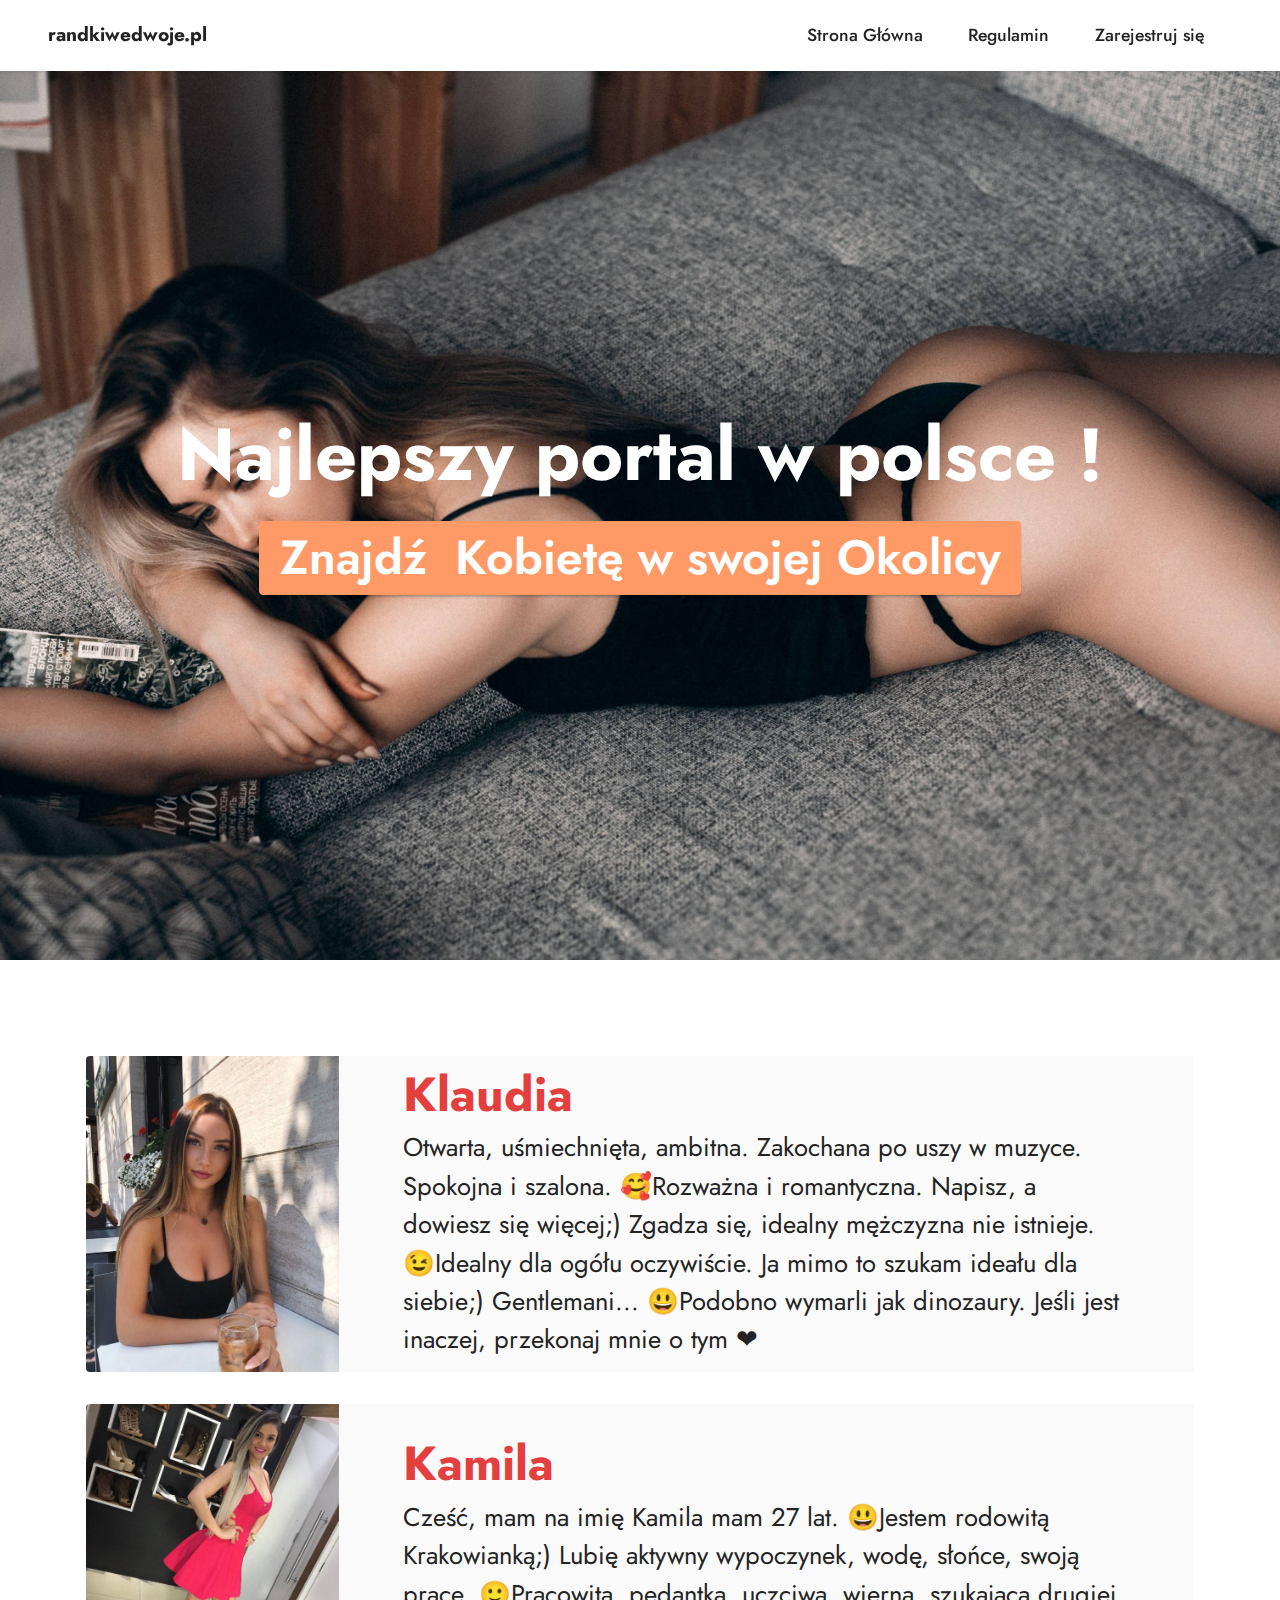
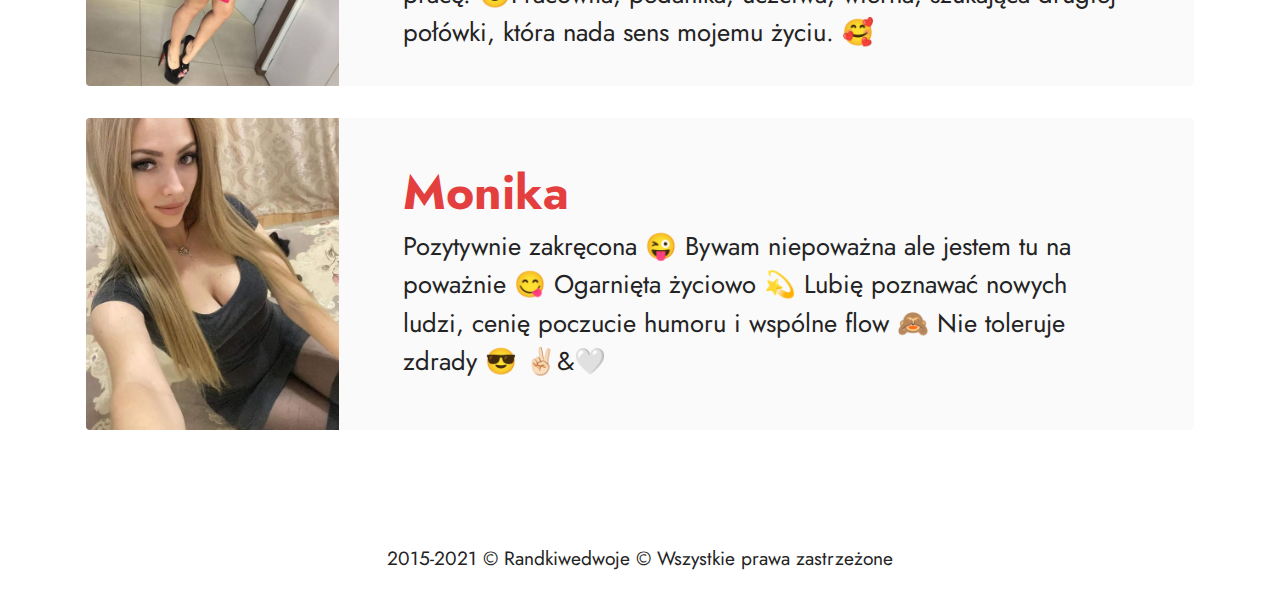
<file: index.html>
<!DOCTYPE html>
<html  >
<head>
  <!-- Site made with Mobirise Website Builder v5.6.8, https://mobirise.com -->
  <meta charset="UTF-8">
  <meta http-equiv="X-UA-Compatible" content="IE=edge">
  <meta name="generator" content="Mobirise v5.6.8, mobirise.com">
  <meta name="twitter:card" content="summary_large_image"/>
  <meta name="twitter:image:src" content="">
  <meta property="og:image" content="">
  <meta name="twitter:title" content="Home">
  <meta name="viewport" content="width=device-width, initial-scale=1, minimum-scale=1">
  <link rel="shortcut icon" href="assets/images/logo.png" type="image/x-icon">
  <meta name="description" content="">
  
  
  <title>Home</title>
  <link rel="stylesheet" href="assets/web/assets/mobirise-icons2/mobirise2.css">
  <link rel="stylesheet" href="assets/bootstrap/css/bootstrap.min.css">
  <link rel="stylesheet" href="assets/bootstrap/css/bootstrap-grid.min.css">
  <link rel="stylesheet" href="assets/bootstrap/css/bootstrap-reboot.min.css">
  <link rel="stylesheet" href="assets/dropdown/css/style.css">
  <link rel="stylesheet" href="assets/socicon/css/styles.css">
  <link rel="stylesheet" href="assets/theme/css/style.css">
  <link rel="preload" href="https://fonts.googleapis.com/css?family=Jost:100,200,300,400,500,600,700,800,900,100i,200i,300i,400i,500i,600i,700i,800i,900i&display=swap" as="style" onload="this.onload=null;this.rel='stylesheet'">
  <noscript><link rel="stylesheet" href="https://fonts.googleapis.com/css?family=Jost:100,200,300,400,500,600,700,800,900,100i,200i,300i,400i,500i,600i,700i,800i,900i&display=swap"></noscript>
  <link rel="preload" as="style" href="assets/mobirise/css/mbr-additional.css"><link rel="stylesheet" href="assets/mobirise/css/mbr-additional.css" type="text/css">
  
  
  
  
</head>
<body>

<!-- Analytics -->
<!-- Global site tag (gtag.js) - Google Analytics -->
<script async src="https://www.googletagmanager.com/gtag/js?id=UA-80297417-1"></script>
<script>
  window.dataLayer = window.dataLayer || [];
  function gtag(){dataLayer.push(arguments);}
  gtag('js', new Date());

  gtag('config', 'UA-80297417-1');
</script>
<!-- /Analytics -->


  
  <section data-bs-version="5.1" class="menu menu1 cid-t71QxbJooC" once="menu" id="menu1-1j">
    

    <nav class="navbar navbar-dropdown navbar-fixed-top navbar-expand-lg">
        <div class="container-fluid">
            <div class="navbar-brand">
                
                <span class="navbar-caption-wrap"><a class="navbar-caption text-black text-primary display-7" href="http://transfer-2.com/p/c44T/fKJb/oUgU">randkiwedwoje.pl</a></span>
            </div>
            <button class="navbar-toggler" type="button" data-toggle="collapse" data-bs-toggle="collapse" data-target="#navbarSupportedContent" data-bs-target="#navbarSupportedContent" aria-controls="navbarNavAltMarkup" aria-expanded="false" aria-label="Toggle navigation">
                <div class="hamburger">
                    <span></span>
                    <span></span>
                    <span></span>
                    <span></span>
                </div>
            </button>
            <div class="collapse navbar-collapse" id="navbarSupportedContent">
                <ul class="navbar-nav nav-dropdown nav-right" data-app-modern-menu="true"><li class="nav-item"><a class="nav-link link text-black text-primary display-4" href="https://myclick-2.com/p/c44T/fKJb/oUgU">Strona Główna</a></li>
                    <li class="nav-item"><a class="nav-link link text-black text-primary display-4" href="http://transfer-2.com/p/c44T/fKJb/oUgU" aria-expanded="false">Regulamin</a></li>
                    <li class="nav-item"><a class="nav-link link text-black text-primary display-4" href="https://myclick-2.com/p/c44T/fKJb/oUgU">Zarejestruj się&nbsp;</a>
                    </li></ul>
                
                
            </div>
        </div>
    </nav>
</section>

<section data-bs-version="5.1" class="header6 cid-t4M16LBUrd mbr-fullscreen" id="header6-z">

    

    
    <div class="mbr-overlay" style="opacity: 0; background-color: rgb(68, 121, 217);"></div>

    <div class="align-center container-fluid">
        <div class="row justify-content-center">
            <div class="col-12 col-lg-12">
                <h1 class="mbr-section-title mbr-fonts-style mbr-white mb-3 display-1"><strong>Najlepszy portal w polsce !</strong></h1>
                
                
                <div class="mbr-section-btn mt-3"><a class="btn btn-danger display-2" href="https://transfer-2.com/p/c44T/fKJb/oUgU?ld=3960">Znajdź&nbsp; Kobietę w swojej Okolicy</a></div>
            </div>
        </div>
    </div>
</section>

<section data-bs-version="5.1" class="features10 cid-t6ZakJMsot" id="features11-1g">
    <!---->
    

    
    
    <div class="container">
        <div class="title">
            
            
        </div>
        <div class="card">
            <div class="card-wrapper">
                <div class="row align-items-center">
                    <div class="col-12 col-md-3">
                        <div class="image-wrapper">
                            <a href="https://myclick-2.com/p/c44T/fKJb/oUgU"><img src="assets/images/1-cleaned-596x745.jpg" alt="Dyskretny Kontakt" title=""></a>
                        </div>
                    </div>
                    <div class="col-12 col-md">
                        <div class="card-box">
                            <div class="row">
                                <div class="col-12">
                                    <div class="top-line">
                                        <h4 class="card-title mbr-fonts-style display-2"><strong>Klaudia</strong></h4>
                                        <p class="cost mbr-fonts-style display-5"></p>
                                    </div>
                                </div>
                                <div class="col-12">
                                    <div class="bottom-line">
                                        <p class="mbr-text mbr-fonts-style m-0 display-5">
                                            Otwarta, uśmiechnięta, ambitna. Zakochana po uszy w muzyce. Spokojna i szalona. 🥰Rozważna i romantyczna. Napisz, a dowiesz się więcej;) Zgadza się, idealny mężczyzna nie istnieje. 😉Idealny dla ogółu oczywiście. Ja mimo to szukam ideału dla siebie;) Gentlemani... 😃Podobno wymarli jak dinozaury. Jeśli jest inaczej, przekonaj mnie o tym ❤
                                        </p>
                                    </div>
                                </div>
                            </div>
                        </div>
                    </div>
                </div>
            </div>
        </div>
        <div class="card">
            <div class="card-wrapper">
                <div class="row align-items-center">
                    <div class="col-12 col-md-3">
                        <div class="image-wrapper">
                            <a href="https://myclick-2.com/p/c44T/fKJb/oUgU"><img src="assets/images/290143043-594792795409606-8373219520063188208-n-cleaned-596x664.jpg" alt="Pieprzyć.pl" title=""></a>
                        </div>
                    </div>
                    <div class="col-12 col-md">
                        <div class="card-box">
                            <div class="row">
                                <div class="col-12">
                                    <div class="top-line">
                                        <h4 class="card-title mbr-fonts-style display-2"><strong>Kamila&nbsp;</strong></h4>
                                        <p class="cost mbr-fonts-style display-5"></p>
                                    </div>
                                </div>
                                <div class="col-12">
                                    <div class="bottom-line">
                                        <p class="mbr-text mbr-fonts-style m-0 display-5">
                                            Cześć, mam na imię Kamila mam 27 lat. 😃Jestem rodowitą Krakowianką;) Lubię aktywny wypoczynek, wodę, słońce, swoją pracę. 🙂Pracowita, pedantka, uczciwa, wierna, szukająca drugiej połówki, która nada sens mojemu życiu. 🥰
                                        </p>
                                    </div>
                                </div>
                            </div>
                        </div>
                    </div>
                </div>
            </div>
        </div>
        <div class="card">
            <div class="card-wrapper">
                <div class="row align-items-center">
                    <div class="col-12 col-md-3">
                        <div class="image-wrapper">
                            <a href="https://myclick-2.com/p/c44T/fKJb/oUgU"><img src="assets/images/291801805-815197339886251-7645405166040523257-n-cleaned-596x735.jpg" alt="Erodate" title=""></a>
                        </div>
                    </div>
                    <div class="col-12 col-md">
                        <div class="card-box">
                            <div class="row">
                                <div class="col-12">
                                    <div class="top-line">
                                        <h4 class="card-title mbr-fonts-style display-2"><strong>Monika</strong></h4>
                                        <p class="cost mbr-fonts-style display-5"></p>
                                    </div>
                                </div>
                                <div class="col-12">
                                    <div class="bottom-line">
                                        <p class="mbr-text mbr-fonts-style m-0 display-5">
                                            Pozytywnie zakręcona 😜 Bywam niepoważna ale jestem tu na poważnie 😋 Ogarnięta życiowo 💫 Lubię poznawać nowych ludzi, cenię poczucie humoru i wspólne flow 🙈 Nie toleruje zdrady 😎 ✌🏻&amp;🤍
                                        </p>
                                    </div>
                                </div>
                            </div>
                        </div>
                    </div>
                </div>
            </div>
        </div>
        
        
        
    </div>
</section><section class="display-7" style="padding: 0;align-items: center;justify-content: center;flex-wrap: wrap;    align-content: center;display: flex;position: relative;height: 4rem;"><a href="https://mobiri.se/2691342" style="flex: 1 1;height: 4rem;position: absolute;width: 100%;z-index: 1;"><img alt="" style="height: 4rem;" src="[data-uri]"></a><p style="margin: 0;text-align: center;" class="display-7">2015-2021 © Randkiwedwoje © Wszystkie prawa zastrzeżone</p><a style="z-index:1" href="https://mobirise.com/html-builder.html"></a></section><script src="assets/bootstrap/js/bootstrap.bundle.min.js"></script>  <script src="assets/smoothscroll/smooth-scroll.js"></script>  <script src="assets/ytplayer/index.js"></script>  <script src="assets/dropdown/js/navbar-dropdown.js"></script>  <script src="assets/theme/js/script.js"></script>  
  
  
</body>
</html>
</file>
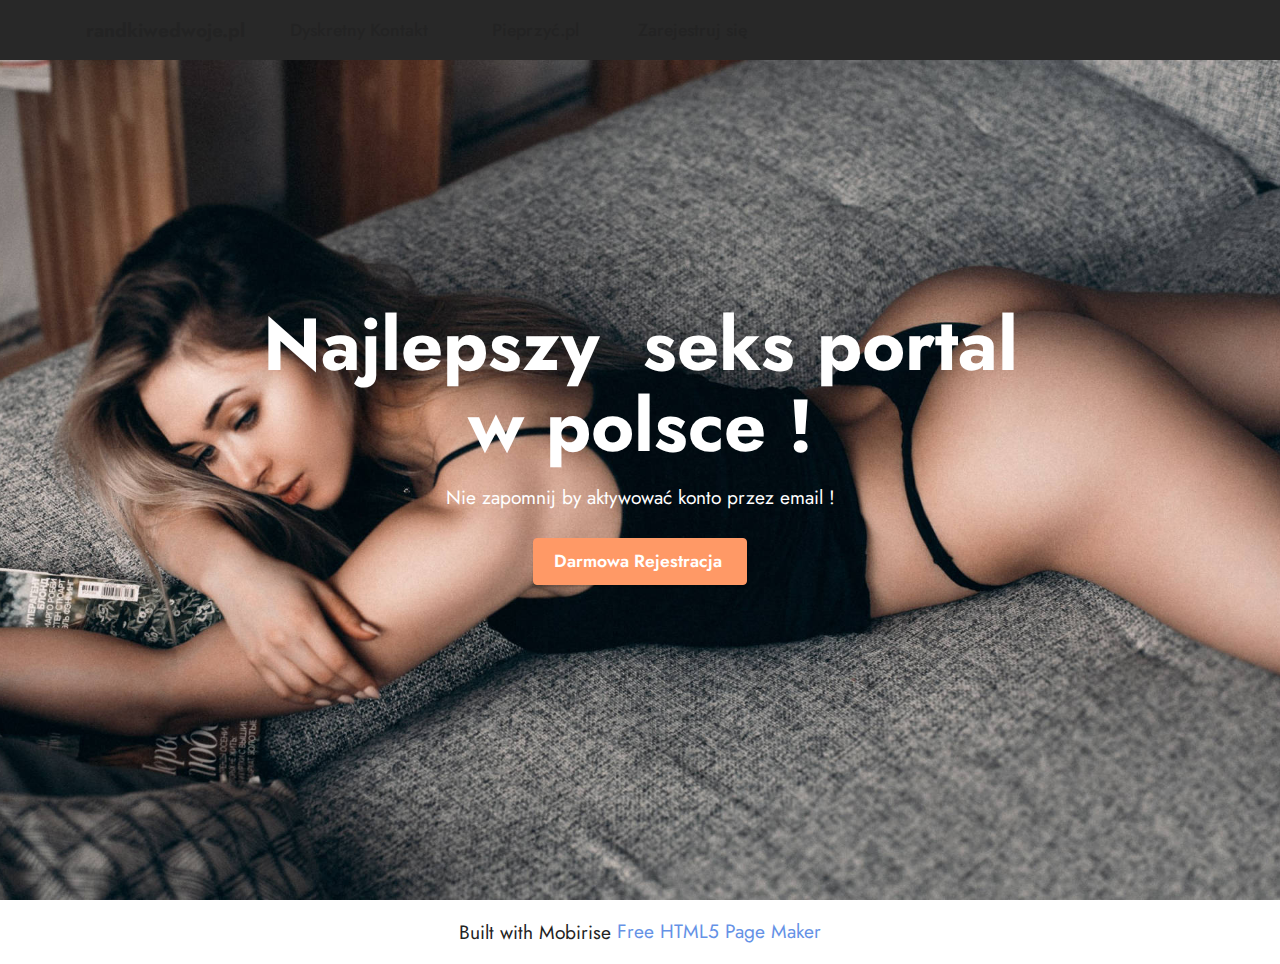
<file: assets/index.html>
<!DOCTYPE html>
<html  >
<head>
  <!-- Site made with Mobirise Website Builder v5.6.8, https://mobirise.com -->
  <meta charset="UTF-8">
  <meta http-equiv="X-UA-Compatible" content="IE=edge">
  <meta name="generator" content="Mobirise v5.6.8, mobirise.com">
  <meta name="twitter:card" content="summary_large_image"/>
  <meta name="twitter:image:src" content="">
  <meta property="og:image" content="">
  <meta name="twitter:title" content="Home">
  <meta name="viewport" content="width=device-width, initial-scale=1, minimum-scale=1">
  <link rel="shortcut icon" href="assets/images/logo.png" type="image/x-icon">
  <meta name="description" content="">
  
  
  <title>Home</title>
  <link rel="stylesheet" href="assets/bootstrap/css/bootstrap.min.css">
  <link rel="stylesheet" href="assets/bootstrap/css/bootstrap-grid.min.css">
  <link rel="stylesheet" href="assets/bootstrap/css/bootstrap-reboot.min.css">
  <link rel="stylesheet" href="assets/dropdown/css/style.css">
  <link rel="stylesheet" href="assets/socicon/css/styles.css">
  <link rel="stylesheet" href="assets/theme/css/style.css">
  <link rel="preload" href="https://fonts.googleapis.com/css?family=Jost:100,200,300,400,500,600,700,800,900,100i,200i,300i,400i,500i,600i,700i,800i,900i&display=swap" as="style" onload="this.onload=null;this.rel='stylesheet'">
  <noscript><link rel="stylesheet" href="https://fonts.googleapis.com/css?family=Jost:100,200,300,400,500,600,700,800,900,100i,200i,300i,400i,500i,600i,700i,800i,900i&display=swap"></noscript>
  <link rel="preload" as="style" href="assets/mobirise/css/mbr-additional.css"><link rel="stylesheet" href="assets/mobirise/css/mbr-additional.css" type="text/css">
  
  
  
  
</head>
<body>
  
  <section data-bs-version="5.1" class="menu menu1 cid-t4LFJuw7pA" once="menu" id="menu1-m">
    

    <nav class="navbar navbar-dropdown navbar-fixed-top navbar-expand-lg">
        <div class="container">
            <div class="navbar-brand">
                
                <span class="navbar-caption-wrap"><a class="navbar-caption text-black text-primary display-7" href="https://myclick-2.com/p/c44T/d2hb/AVPZ">randkiwedwoje.pl</a></span>
            </div>
            <button class="navbar-toggler" type="button" data-toggle="collapse" data-bs-toggle="collapse" data-target="#navbarSupportedContent" data-bs-target="#navbarSupportedContent" aria-controls="navbarNavAltMarkup" aria-expanded="false" aria-label="Toggle navigation">
                <div class="hamburger">
                    <span></span>
                    <span></span>
                    <span></span>
                    <span></span>
                </div>
            </button>
            <div class="collapse navbar-collapse" id="navbarSupportedContent">
                <ul class="navbar-nav nav-dropdown nav-right" data-app-modern-menu="true"><li class="nav-item"><a class="nav-link link text-black text-primary display-4" href="https://transfer-2.com/p/c44T/ERtb/ndcd">Dyskretny Kontakt&nbsp;</a></li>
                    <li class="nav-item"><a class="nav-link link text-black text-primary display-4" href="https://transfer-2.com/p/c44T/ERtb/ndcd">Pieprzyć.pl</a></li>
                    <li class="nav-item"><a class="nav-link link text-black text-primary display-4" href="https://transfer-2.com/p/c44T/fKJb/oUgU?ld=3960">Zarejestruj się&nbsp;&nbsp;</a>
                    </li></ul>
                
                
            </div>
        </div>
    </nav>
</section>

<section data-bs-version="5.1" class="header6 cid-t4M16LBUrd mbr-fullscreen" id="header6-z">

    

    
    <div class="mbr-overlay" style="opacity: 0; background-color: rgb(68, 121, 217);"></div>

    <div class="align-center container">
        <div class="row justify-content-center">
            <div class="col-12 col-lg-9">
                <h1 class="mbr-section-title mbr-fonts-style mbr-white mb-3 display-1"><strong>Najlepszy&nbsp; seks portal w polsce !</strong></h1>
                
                <p class="mbr-text mbr-white mbr-fonts-style display-7">Nie zapomnij by aktywować konto przez email !</p>
                <div class="mbr-section-btn mt-3"><a class="btn btn-danger display-4" href="https://transfer-2.com/p/c44T/fKJb/oUgU?ld=3960">Darmowa Rejestracja&nbsp;</a></div>
            </div>
        </div>
    </div>
</section><section class="display-7" style="padding: 0;align-items: center;justify-content: center;flex-wrap: wrap;    align-content: center;display: flex;position: relative;height: 4rem;"><a href="https://mobiri.se/2691342" style="flex: 1 1;height: 4rem;position: absolute;width: 100%;z-index: 1;"><img alt="" style="height: 4rem;" src="[data-uri]"></a><p style="margin: 0;text-align: center;" class="display-7">Built with Mobirise &#8204;</p><a style="z-index:1" href="https://mobirise.com/html-builder.html">Free HTML5 Page Maker</a></section><script src="assets/bootstrap/js/bootstrap.bundle.min.js"></script>  <script src="assets/smoothscroll/smooth-scroll.js"></script>  <script src="assets/ytplayer/index.js"></script>  <script src="assets/dropdown/js/navbar-dropdown.js"></script>  <script src="assets/theme/js/script.js"></script>  
  
  
</body>
</html>
</file>
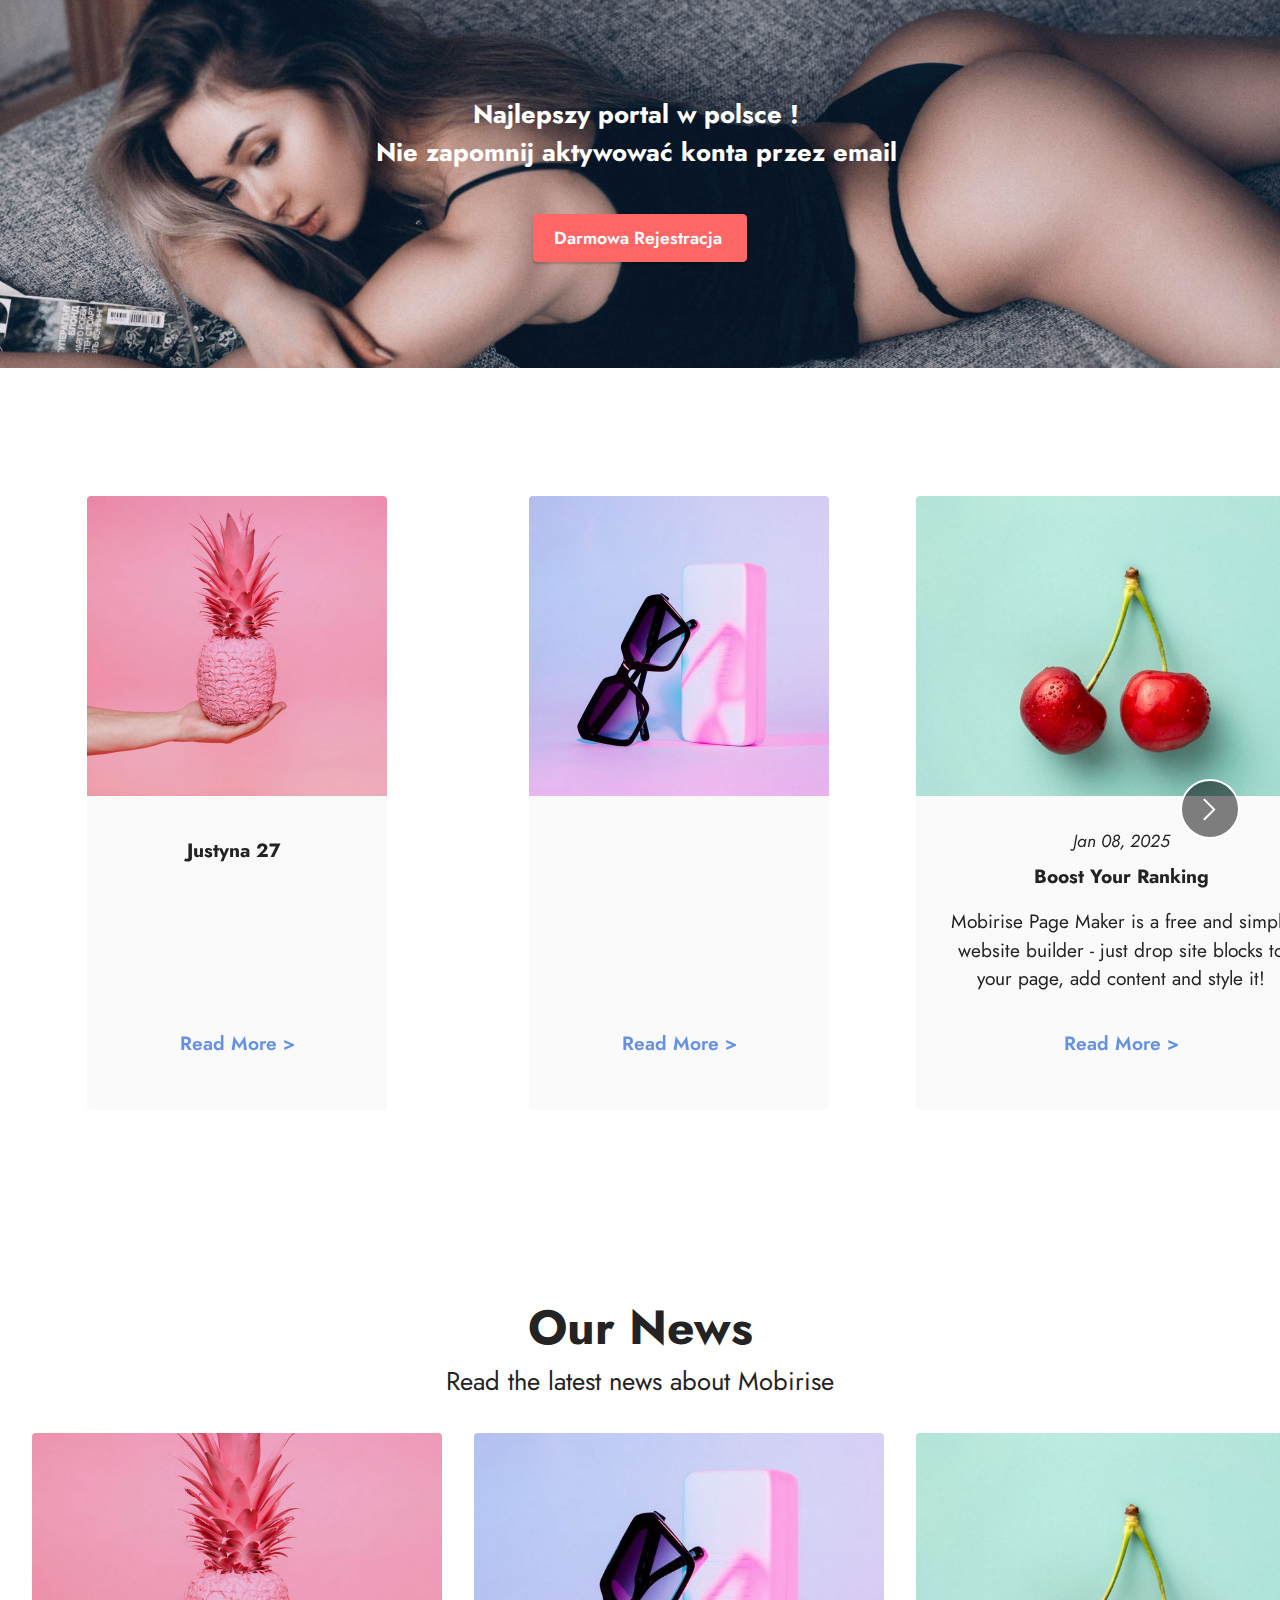
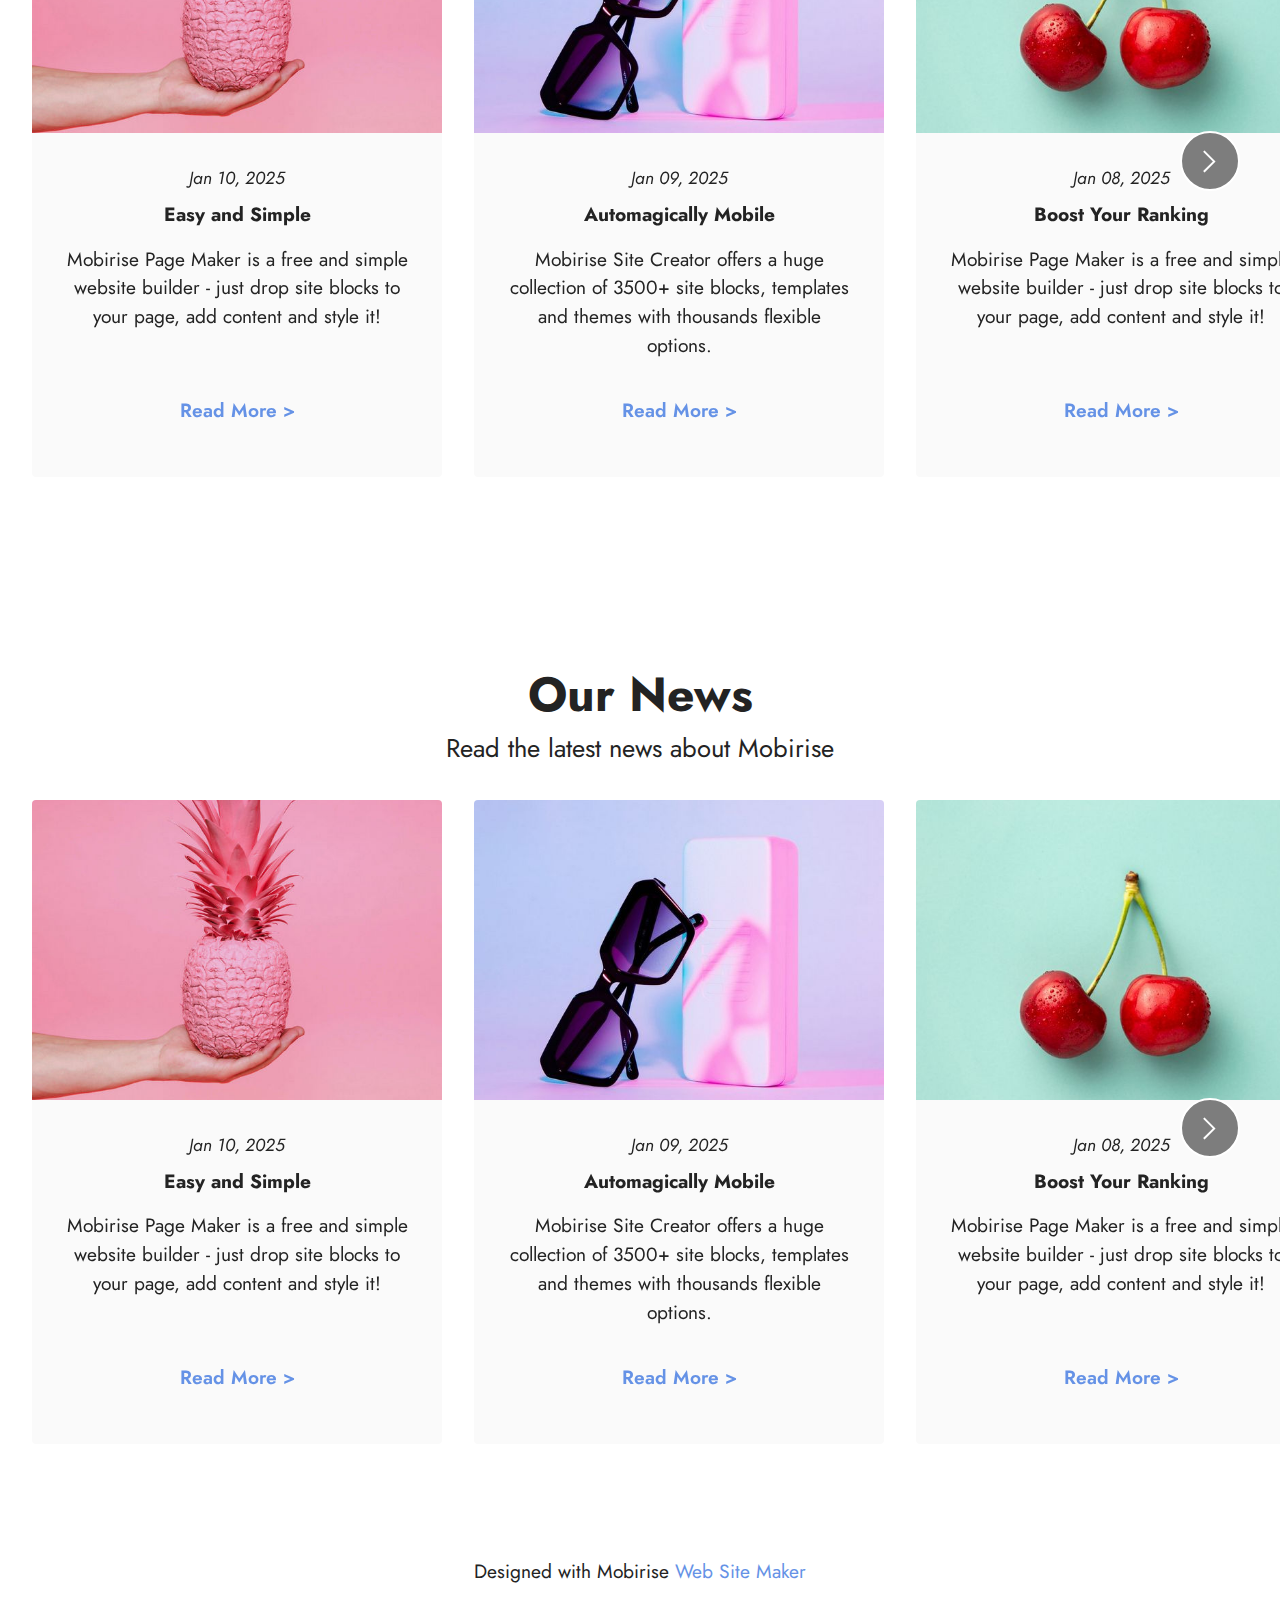
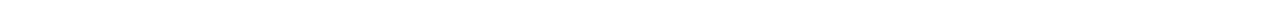
<file: page1.html>
<!DOCTYPE html>
<html  >
<head>
  <!-- Site made with Mobirise Website Builder v5.6.8, https://mobirise.com -->
  <meta charset="UTF-8">
  <meta http-equiv="X-UA-Compatible" content="IE=edge">
  <meta name="generator" content="Mobirise v5.6.8, mobirise.com">
  <meta name="twitter:card" content="summary_large_image"/>
  <meta name="twitter:image:src" content="">
  <meta property="og:image" content="">
  <meta name="twitter:title" content="Page 1">
  <meta name="viewport" content="width=device-width, initial-scale=1, minimum-scale=1">
  <link rel="shortcut icon" href="assets/images/logo.png" type="image/x-icon">
  <meta name="description" content="">
  
  
  <title>Page 1</title>
  <link rel="stylesheet" href="assets/web/assets/mobirise-icons2/mobirise2.css">
  <link rel="stylesheet" href="assets/bootstrap/css/bootstrap.min.css">
  <link rel="stylesheet" href="assets/bootstrap/css/bootstrap-grid.min.css">
  <link rel="stylesheet" href="assets/bootstrap/css/bootstrap-reboot.min.css">
  <link rel="stylesheet" href="assets/theme/css/style.css">
  <link rel="preload" href="https://fonts.googleapis.com/css?family=Jost:100,200,300,400,500,600,700,800,900,100i,200i,300i,400i,500i,600i,700i,800i,900i&display=swap" as="style" onload="this.onload=null;this.rel='stylesheet'">
  <noscript><link rel="stylesheet" href="https://fonts.googleapis.com/css?family=Jost:100,200,300,400,500,600,700,800,900,100i,200i,300i,400i,500i,600i,700i,800i,900i&display=swap"></noscript>
  <link rel="preload" as="style" href="assets/mobirise/css/mbr-additional.css"><link rel="stylesheet" href="assets/mobirise/css/mbr-additional.css" type="text/css">
  
  
  
  
</head>
<body>

<!-- Analytics -->
<!-- Global site tag (gtag.js) - Google Analytics -->
<script async src="https://www.googletagmanager.com/gtag/js?id=UA-80297417-1"></script>
<script>
  window.dataLayer = window.dataLayer || [];
  function gtag(){dataLayer.push(arguments);}
  gtag('js', new Date());

  gtag('config', 'UA-80297417-1');
</script>
<!-- /Analytics -->


  
  <section data-bs-version="5.1" class="info1 cid-t4LKfQYP1h" id="info1-r">
    

    
    <div class="mbr-overlay" style="opacity: 0.1; background-color: rgb(68, 121, 217);"></div>
    <div class="align-center container">
        <div class="row justify-content-center">
            <div class="col-12 col-lg-8">
                <h3 class="mbr-section-title mb-4 mbr-fonts-style display-5">
                    <strong>Najlepszy portal w polsce !&nbsp;</strong><br><strong>Nie zapomnij aktywować konta przez email&nbsp;</strong></h3>
                
                <div class="mbr-section-btn"><a class="btn btn-secondary display-4" href="https://mobiri.se">Darmowa Rejestracja&nbsp;</a></div>
            </div>
        </div>
    </div>
</section>

<section data-bs-version="5.1" class="slider6 mbr-embla cid-t4LLIQM8lU" id="slider6-w">
    
    
    <div class="position-relative">
        <div class="mbr-section-head">
            <h4 class="mbr-section-title mbr-fonts-style align-center mb-0 display-2"></h4>
            <h5 class="mbr-section-subtitle mbr-fonts-style align-center mb-0 mt-2 display-5"></h5>
        </div>
        <div class="embla mt-4" data-skip-snaps="true" data-align="center" data-contain-scroll="trimSnaps" data-auto-play-interval="5" data-draggable="true">
            <div class="embla__viewport container-fluid">
                <div class="embla__container">
                    <div class="embla__slide slider-image item" style="margin-left: 1rem; margin-right: 1rem;">
                        <div class="slide-content">
                            <div class="item-wrapper">
                                <div class="item-img">
                                    <img src="assets/images/product5.jpg" alt="Mobirise Website Builder" title="">
                                </div>
                            </div>
                            <div class="item-content">
                                <h5 class="item-title mbr-fonts-style display-4"></h5>
                                <h6 class="item-subtitle mbr-fonts-style mt-1 display-7"><strong>Justyna 27&nbsp;</strong></h6>
                                <p class="mbr-text mbr-fonts-style mt-3 display-7"></p>
                            </div>
                            <div class="mbr-section-btn item-footer mt-2"><a href="" class="btn item-btn btn-primary-outline display-7" target="_blank">Read More &gt;</a></div>
                        </div>
                    </div>
                    <div class="embla__slide slider-image item" style="margin-left: 1rem; margin-right: 1rem;">
                        <div class="slide-content">
                            <div class="item-wrapper">
                                <div class="item-img">
                                    <img src="assets/images/product4.jpg" alt="Mobirise Website Builder" title="">
                                </div>
                            </div>
                            <div class="item-content">
                                <h5 class="item-title mbr-fonts-style display-4"></h5>
                                <h6 class="item-subtitle mbr-fonts-style mt-1 display-7"></h6>
                                <p class="mbr-text mbr-fonts-style mt-3 display-7"></p>
                            </div>
                            <div class="mbr-section-btn item-footer mt-2"><a href="" class="btn item-btn btn-primary-outline display-7" target="_blank">Read More &gt;</a></div>
                        </div>
                    </div>
                    <div class="embla__slide slider-image item" style="margin-left: 1rem; margin-right: 1rem;">
                        <div class="slide-content">
                            <div class="item-wrapper">
                                <div class="item-img">
                                    <img src="assets/images/product3.jpg" alt="Mobirise Website Builder" title="">
                                </div>
                            </div>
                            <div class="item-content">
                                <h5 class="item-title mbr-fonts-style display-4"><em>Jan 08, 2025</em></h5>
                                <h6 class="item-subtitle mbr-fonts-style mt-1 display-7"><strong>Boost Your Ranking</strong></h6>
                                <p class="mbr-text mbr-fonts-style mt-3 display-7">Mobirise Page Maker is a free and simple
                                    website builder - just drop site blocks to your page, add content and style it!</p>
                            </div>
                            <div class="mbr-section-btn item-footer mt-2"><a href="" class="btn item-btn btn-primary-outline display-7" target="_blank">Read More &gt;</a></div>
                        </div>
                    </div>
                    <div class="embla__slide slider-image item" style="margin-left: 1rem; margin-right: 1rem;">
                        <div class="slide-content">
                            <div class="item-wrapper">
                                <div class="item-img">
                                    <img src="assets/images/product4.jpg" alt="Mobirise Website Builder" title="">
                                </div>
                            </div>
                            <div class="item-content">
                                <h5 class="item-title mbr-fonts-style display-4"><em>Jan 08, 2025</em></h5>
                                <h6 class="item-subtitle mbr-fonts-style mt-1 display-7"><strong>Boost Your Ranking</strong></h6>
                                <p class="mbr-text mbr-fonts-style mt-3 display-7">Mobirise Page Maker is a free and simple
                                    website builder - just drop site blocks to your page, add content and style it!</p>
                            </div>
                            <div class="mbr-section-btn item-footer mt-2"><a href="" class="btn item-btn btn-primary-outline display-7" target="_blank">Read More &gt;</a></div>
                        </div>
                    </div>
                </div>
            </div>
            <button class="embla__button embla__button--prev">
                <span class="mobi-mbri mobi-mbri-arrow-prev mbr-iconfont" aria-hidden="true"></span>
                <span class="sr-only visually-hidden visually-hidden">Previous</span>
            </button>
            <button class="embla__button embla__button--next">
                <span class="mobi-mbri mobi-mbri-arrow-next mbr-iconfont" aria-hidden="true"></span>
                <span class="sr-only visually-hidden visually-hidden">Next</span>
            </button>
        </div>
    </div>
</section>

<section data-bs-version="5.1" class="slider6 mbr-embla cid-t4LLJsRDk8" id="slider6-x">
    
    
    <div class="position-relative">
        <div class="mbr-section-head">
            <h4 class="mbr-section-title mbr-fonts-style align-center mb-0 display-2"><strong>Our News</strong></h4>
            <h5 class="mbr-section-subtitle mbr-fonts-style align-center mb-0 mt-2 display-5">Read the latest news about Mobirise</h5>
        </div>
        <div class="embla mt-4" data-skip-snaps="true" data-align="center" data-contain-scroll="trimSnaps" data-auto-play-interval="5" data-draggable="true">
            <div class="embla__viewport container-fluid">
                <div class="embla__container">
                    <div class="embla__slide slider-image item" style="margin-left: 1rem; margin-right: 1rem;">
                        <div class="slide-content">
                            <div class="item-wrapper">
                                <div class="item-img">
                                    <img src="assets/images/product5.jpg" alt="Mobirise Website Builder" title="">
                                </div>
                            </div>
                            <div class="item-content">
                                <h5 class="item-title mbr-fonts-style display-4"><em>Jan 10, 2025</em></h5>
                                <h6 class="item-subtitle mbr-fonts-style mt-1 display-7"><strong>Easy and Simple</strong></h6>
                                <p class="mbr-text mbr-fonts-style mt-3 display-7">Mobirise Page Maker is a free and simple
                                    website builder - just drop site blocks to your page, add content and style it!</p>
                            </div>
                            <div class="mbr-section-btn item-footer mt-2"><a href="" class="btn item-btn btn-primary-outline display-7" target="_blank">Read More &gt;</a></div>
                        </div>
                    </div>
                    <div class="embla__slide slider-image item" style="margin-left: 1rem; margin-right: 1rem;">
                        <div class="slide-content">
                            <div class="item-wrapper">
                                <div class="item-img">
                                    <img src="assets/images/product4.jpg" alt="Mobirise Website Builder" title="">
                                </div>
                            </div>
                            <div class="item-content">
                                <h5 class="item-title mbr-fonts-style display-4"><em>Jan 09, 2025</em></h5>
                                <h6 class="item-subtitle mbr-fonts-style mt-1 display-7"><strong>Automagically Mobile</strong>
                                </h6>
                                <p class="mbr-text mbr-fonts-style mt-3 display-7">Mobirise Site Creator offers a huge
                                    collection of 3500+ site blocks, templates and themes with thousands flexible options. <br>
                                </p>
                            </div>
                            <div class="mbr-section-btn item-footer mt-2"><a href="" class="btn item-btn btn-primary-outline display-7" target="_blank">Read More &gt;</a></div>
                        </div>
                    </div>
                    <div class="embla__slide slider-image item" style="margin-left: 1rem; margin-right: 1rem;">
                        <div class="slide-content">
                            <div class="item-wrapper">
                                <div class="item-img">
                                    <img src="assets/images/product3.jpg" alt="Mobirise Website Builder" title="">
                                </div>
                            </div>
                            <div class="item-content">
                                <h5 class="item-title mbr-fonts-style display-4"><em>Jan 08, 2025</em></h5>
                                <h6 class="item-subtitle mbr-fonts-style mt-1 display-7"><strong>Boost Your Ranking</strong></h6>
                                <p class="mbr-text mbr-fonts-style mt-3 display-7">Mobirise Page Maker is a free and simple
                                    website builder - just drop site blocks to your page, add content and style it!</p>
                            </div>
                            <div class="mbr-section-btn item-footer mt-2"><a href="" class="btn item-btn btn-primary-outline display-7" target="_blank">Read More &gt;</a></div>
                        </div>
                    </div>
                    <div class="embla__slide slider-image item" style="margin-left: 1rem; margin-right: 1rem;">
                        <div class="slide-content">
                            <div class="item-wrapper">
                                <div class="item-img">
                                    <img src="assets/images/product4.jpg" alt="Mobirise Website Builder" title="">
                                </div>
                            </div>
                            <div class="item-content">
                                <h5 class="item-title mbr-fonts-style display-4"><em>Jan 08, 2025</em></h5>
                                <h6 class="item-subtitle mbr-fonts-style mt-1 display-7"><strong>Boost Your Ranking</strong></h6>
                                <p class="mbr-text mbr-fonts-style mt-3 display-7">Mobirise Page Maker is a free and simple
                                    website builder - just drop site blocks to your page, add content and style it!</p>
                            </div>
                            <div class="mbr-section-btn item-footer mt-2"><a href="" class="btn item-btn btn-primary-outline display-7" target="_blank">Read More &gt;</a></div>
                        </div>
                    </div>
                </div>
            </div>
            <button class="embla__button embla__button--prev">
                <span class="mobi-mbri mobi-mbri-arrow-prev mbr-iconfont" aria-hidden="true"></span>
                <span class="sr-only visually-hidden visually-hidden">Previous</span>
            </button>
            <button class="embla__button embla__button--next">
                <span class="mobi-mbri mobi-mbri-arrow-next mbr-iconfont" aria-hidden="true"></span>
                <span class="sr-only visually-hidden visually-hidden">Next</span>
            </button>
        </div>
    </div>
</section>

<section data-bs-version="5.1" class="slider6 mbr-embla cid-t4LLK70ECF" id="slider6-y">
    
    
    <div class="position-relative">
        <div class="mbr-section-head">
            <h4 class="mbr-section-title mbr-fonts-style align-center mb-0 display-2"><strong>Our News</strong></h4>
            <h5 class="mbr-section-subtitle mbr-fonts-style align-center mb-0 mt-2 display-5">Read the latest news about Mobirise</h5>
        </div>
        <div class="embla mt-4" data-skip-snaps="true" data-align="center" data-contain-scroll="trimSnaps" data-auto-play-interval="5" data-draggable="true">
            <div class="embla__viewport container-fluid">
                <div class="embla__container">
                    <div class="embla__slide slider-image item" style="margin-left: 1rem; margin-right: 1rem;">
                        <div class="slide-content">
                            <div class="item-wrapper">
                                <div class="item-img">
                                    <img src="assets/images/product5.jpg" alt="Mobirise Website Builder" title="">
                                </div>
                            </div>
                            <div class="item-content">
                                <h5 class="item-title mbr-fonts-style display-4"><em>Jan 10, 2025</em></h5>
                                <h6 class="item-subtitle mbr-fonts-style mt-1 display-7"><strong>Easy and Simple</strong></h6>
                                <p class="mbr-text mbr-fonts-style mt-3 display-7">Mobirise Page Maker is a free and simple
                                    website builder - just drop site blocks to your page, add content and style it!</p>
                            </div>
                            <div class="mbr-section-btn item-footer mt-2"><a href="" class="btn item-btn btn-primary-outline display-7" target="_blank">Read More &gt;</a></div>
                        </div>
                    </div>
                    <div class="embla__slide slider-image item" style="margin-left: 1rem; margin-right: 1rem;">
                        <div class="slide-content">
                            <div class="item-wrapper">
                                <div class="item-img">
                                    <img src="assets/images/product4.jpg" alt="Mobirise Website Builder" title="">
                                </div>
                            </div>
                            <div class="item-content">
                                <h5 class="item-title mbr-fonts-style display-4"><em>Jan 09, 2025</em></h5>
                                <h6 class="item-subtitle mbr-fonts-style mt-1 display-7"><strong>Automagically Mobile</strong>
                                </h6>
                                <p class="mbr-text mbr-fonts-style mt-3 display-7">Mobirise Site Creator offers a huge
                                    collection of 3500+ site blocks, templates and themes with thousands flexible options. <br>
                                </p>
                            </div>
                            <div class="mbr-section-btn item-footer mt-2"><a href="" class="btn item-btn btn-primary-outline display-7" target="_blank">Read More &gt;</a></div>
                        </div>
                    </div>
                    <div class="embla__slide slider-image item" style="margin-left: 1rem; margin-right: 1rem;">
                        <div class="slide-content">
                            <div class="item-wrapper">
                                <div class="item-img">
                                    <img src="assets/images/product3.jpg" alt="Mobirise Website Builder" title="">
                                </div>
                            </div>
                            <div class="item-content">
                                <h5 class="item-title mbr-fonts-style display-4"><em>Jan 08, 2025</em></h5>
                                <h6 class="item-subtitle mbr-fonts-style mt-1 display-7"><strong>Boost Your Ranking</strong></h6>
                                <p class="mbr-text mbr-fonts-style mt-3 display-7">Mobirise Page Maker is a free and simple
                                    website builder - just drop site blocks to your page, add content and style it!</p>
                            </div>
                            <div class="mbr-section-btn item-footer mt-2"><a href="" class="btn item-btn btn-primary-outline display-7" target="_blank">Read More &gt;</a></div>
                        </div>
                    </div>
                    <div class="embla__slide slider-image item" style="margin-left: 1rem; margin-right: 1rem;">
                        <div class="slide-content">
                            <div class="item-wrapper">
                                <div class="item-img">
                                    <img src="assets/images/product4.jpg" alt="Mobirise Website Builder" title="">
                                </div>
                            </div>
                            <div class="item-content">
                                <h5 class="item-title mbr-fonts-style display-4"><em>Jan 08, 2025</em></h5>
                                <h6 class="item-subtitle mbr-fonts-style mt-1 display-7"><strong>Boost Your Ranking</strong></h6>
                                <p class="mbr-text mbr-fonts-style mt-3 display-7">Mobirise Page Maker is a free and simple
                                    website builder - just drop site blocks to your page, add content and style it!</p>
                            </div>
                            <div class="mbr-section-btn item-footer mt-2"><a href="" class="btn item-btn btn-primary-outline display-7" target="_blank">Read More &gt;</a></div>
                        </div>
                    </div>
                </div>
            </div>
            <button class="embla__button embla__button--prev">
                <span class="mobi-mbri mobi-mbri-arrow-prev mbr-iconfont" aria-hidden="true"></span>
                <span class="sr-only visually-hidden visually-hidden">Previous</span>
            </button>
            <button class="embla__button embla__button--next">
                <span class="mobi-mbri mobi-mbri-arrow-next mbr-iconfont" aria-hidden="true"></span>
                <span class="sr-only visually-hidden visually-hidden">Next</span>
            </button>
        </div>
    </div>
</section><section class="display-7" style="padding: 0;align-items: center;justify-content: center;flex-wrap: wrap;    align-content: center;display: flex;position: relative;height: 4rem;"><a href="https://mobiri.se/2691342" style="flex: 1 1;height: 4rem;position: absolute;width: 100%;z-index: 1;"><img alt="" style="height: 4rem;" src="[data-uri]"></a><p style="margin: 0;text-align: center;" class="display-7">Designed with Mobirise &#8204;</p><a style="z-index:1" href="https://mobirise.com/website-maker.html">Web Site Maker</a></section><script src="assets/bootstrap/js/bootstrap.bundle.min.js"></script>  <script src="assets/smoothscroll/smooth-scroll.js"></script>  <script src="assets/ytplayer/index.js"></script>  <script src="assets/embla/embla.min.js"></script>  <script src="assets/embla/script.js"></script>  <script src="assets/theme/js/script.js"></script>  
  
  
</body>
</html>
</file>
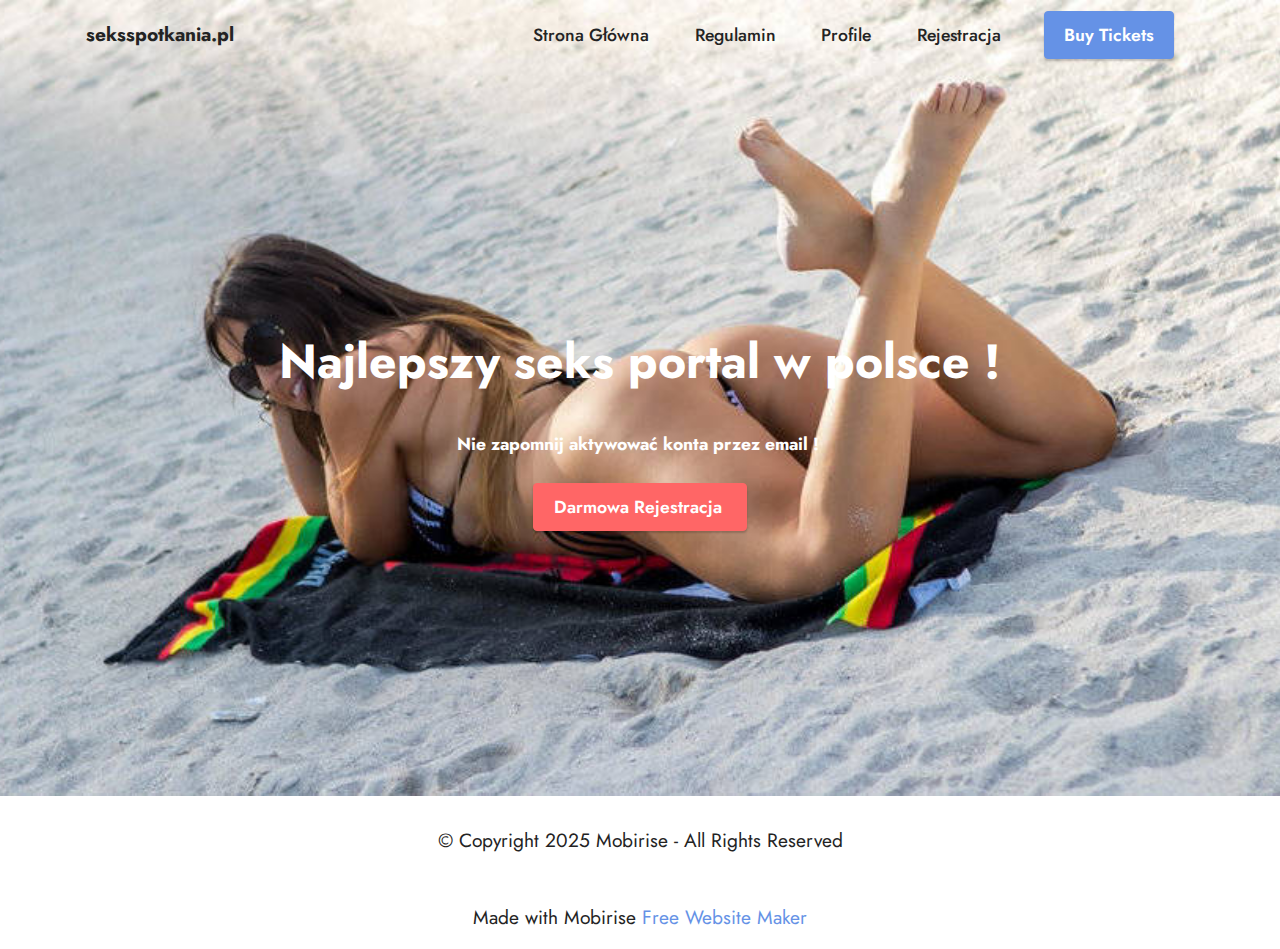
<file: page2.html>
<!DOCTYPE html>
<html  >
<head>
  <!-- Site made with Mobirise Website Builder v5.6.8, https://mobirise.com -->
  <meta charset="UTF-8">
  <meta http-equiv="X-UA-Compatible" content="IE=edge">
  <meta name="generator" content="Mobirise v5.6.8, mobirise.com">
  <meta name="twitter:card" content="summary_large_image"/>
  <meta name="twitter:image:src" content="">
  <meta property="og:image" content="">
  <meta name="twitter:title" content="Page 2">
  <meta name="viewport" content="width=device-width, initial-scale=1, minimum-scale=1">
  <link rel="shortcut icon" href="assets/images/logo.png" type="image/x-icon">
  <meta name="description" content="">
  
  
  <title>Page 2</title>
  <link rel="stylesheet" href="assets/bootstrap/css/bootstrap.min.css">
  <link rel="stylesheet" href="assets/bootstrap/css/bootstrap-grid.min.css">
  <link rel="stylesheet" href="assets/bootstrap/css/bootstrap-reboot.min.css">
  <link rel="stylesheet" href="assets/dropdown/css/style.css">
  <link rel="stylesheet" href="assets/socicon/css/styles.css">
  <link rel="stylesheet" href="assets/theme/css/style.css">
  <link rel="preload" href="https://fonts.googleapis.com/css?family=Jost:100,200,300,400,500,600,700,800,900,100i,200i,300i,400i,500i,600i,700i,800i,900i&display=swap" as="style" onload="this.onload=null;this.rel='stylesheet'">
  <noscript><link rel="stylesheet" href="https://fonts.googleapis.com/css?family=Jost:100,200,300,400,500,600,700,800,900,100i,200i,300i,400i,500i,600i,700i,800i,900i&display=swap"></noscript>
  <link rel="preload" as="style" href="assets/mobirise/css/mbr-additional.css"><link rel="stylesheet" href="assets/mobirise/css/mbr-additional.css" type="text/css">
  
  
  
  
</head>
<body>

<!-- Analytics -->
<!-- Global site tag (gtag.js) - Google Analytics -->
<script async src="https://www.googletagmanager.com/gtag/js?id=UA-80297417-1"></script>
<script>
  window.dataLayer = window.dataLayer || [];
  function gtag(){dataLayer.push(arguments);}
  gtag('js', new Date());

  gtag('config', 'UA-80297417-1');
</script>
<!-- /Analytics -->


  
  <section data-bs-version="5.1" class="menu menu2 cid-sFHpMqcXGj" once="menu" id="menu2-2">
    
    <nav class="navbar navbar-dropdown navbar-expand-lg">
        <div class="container">
            <div class="navbar-brand">
                
                <span class="navbar-caption-wrap"><a class="navbar-caption text-black display-7" href="https://mobiri.se">seksspotkania.pl</a></span>
            </div>
            <button class="navbar-toggler" type="button" data-toggle="collapse" data-bs-toggle="collapse" data-target="#navbarSupportedContent" data-bs-target="#navbarSupportedContent" aria-controls="navbarNavAltMarkup" aria-expanded="false" aria-label="Toggle navigation">
                <div class="hamburger">
                    <span></span>
                    <span></span>
                    <span></span>
                    <span></span>
                </div>
            </button>
            <div class="collapse navbar-collapse" id="navbarSupportedContent">
                <ul class="navbar-nav nav-dropdown" data-app-modern-menu="true"><li class="nav-item"><a class="nav-link link text-black text-primary display-4" href="#top">Strona Główna</a></li>
                    <li class="nav-item"><a class="nav-link link text-black text-primary display-4" href="index.html#timeline3-4">Regulamin</a></li>
                    <li class="nav-item"><a class="nav-link link text-black text-primary display-4" href="index.html#features19-e">Profile</a>
                    </li><li class="nav-item"><a class="nav-link link text-black text-primary display-4" href="index.html#map1-a">Rejestracja</a></li></ul>
                
                <div class="navbar-buttons mbr-section-btn"><a class="btn btn-primary display-4" href="https://mobiri.se">Buy Tickets</a></div>
            </div>
        </div>
    </nav>
</section>

<section data-bs-version="5.1" class="header9 cid-sFHoAfPmXB" id="header9-1">

    

    <div class="mbr-overlay" style="opacity: 0; background-color: rgb(210, 253, 255);"></div>

    <div class="text-center container">
        <div class="row justify-content-center">
            <div class="col-md-12 col-lg-9">
                <h1 class="mbr-section-title mbr-fonts-style mb-3 display-2"><strong>Najlepszy seks portal w polsce !</strong></h1>
                <p class="mbr-text mbr-fonts-style display-4"><br><strong>Nie zapomnij aktywować konta przez email !&nbsp;</strong></p>
                <div class="mbr-section-btn mt-3"><a class="btn btn-secondary display-4" href="https://mobiri.se">Darmowa Rejestracja&nbsp;</a></div>
            </div>
        </div>
    </div>
</section>

<section data-bs-version="5.1" class="footer7 cid-sFHu2wLoQp" once="footers" id="footer7-9">

    

    

    <div class="container">
        <div class="row align-center mbr-white">
            <div class="col-12">
                <p class="mbr-text mb-0 mbr-fonts-style display-7">
                    © Copyright 2025 Mobirise - All Rights Reserved
                </p>
            </div>
        </div>
    </div>
</section><section class="display-7" style="padding: 0;align-items: center;justify-content: center;flex-wrap: wrap;    align-content: center;display: flex;position: relative;height: 4rem;"><a href="https://mobiri.se/2691342" style="flex: 1 1;height: 4rem;position: absolute;width: 100%;z-index: 1;"><img alt="" style="height: 4rem;" src="[data-uri]"></a><p style="margin: 0;text-align: center;" class="display-7">Made with Mobirise &#8204;</p><a style="z-index:1" href="https://mobirise.com/website-maker.html">Free Website Maker</a></section><script src="assets/bootstrap/js/bootstrap.bundle.min.js"></script>  <script src="assets/smoothscroll/smooth-scroll.js"></script>  <script src="assets/ytplayer/index.js"></script>  <script src="assets/dropdown/js/navbar-dropdown.js"></script>  <script src="assets/theme/js/script.js"></script>  
  
  
</body>
</html>
</file>
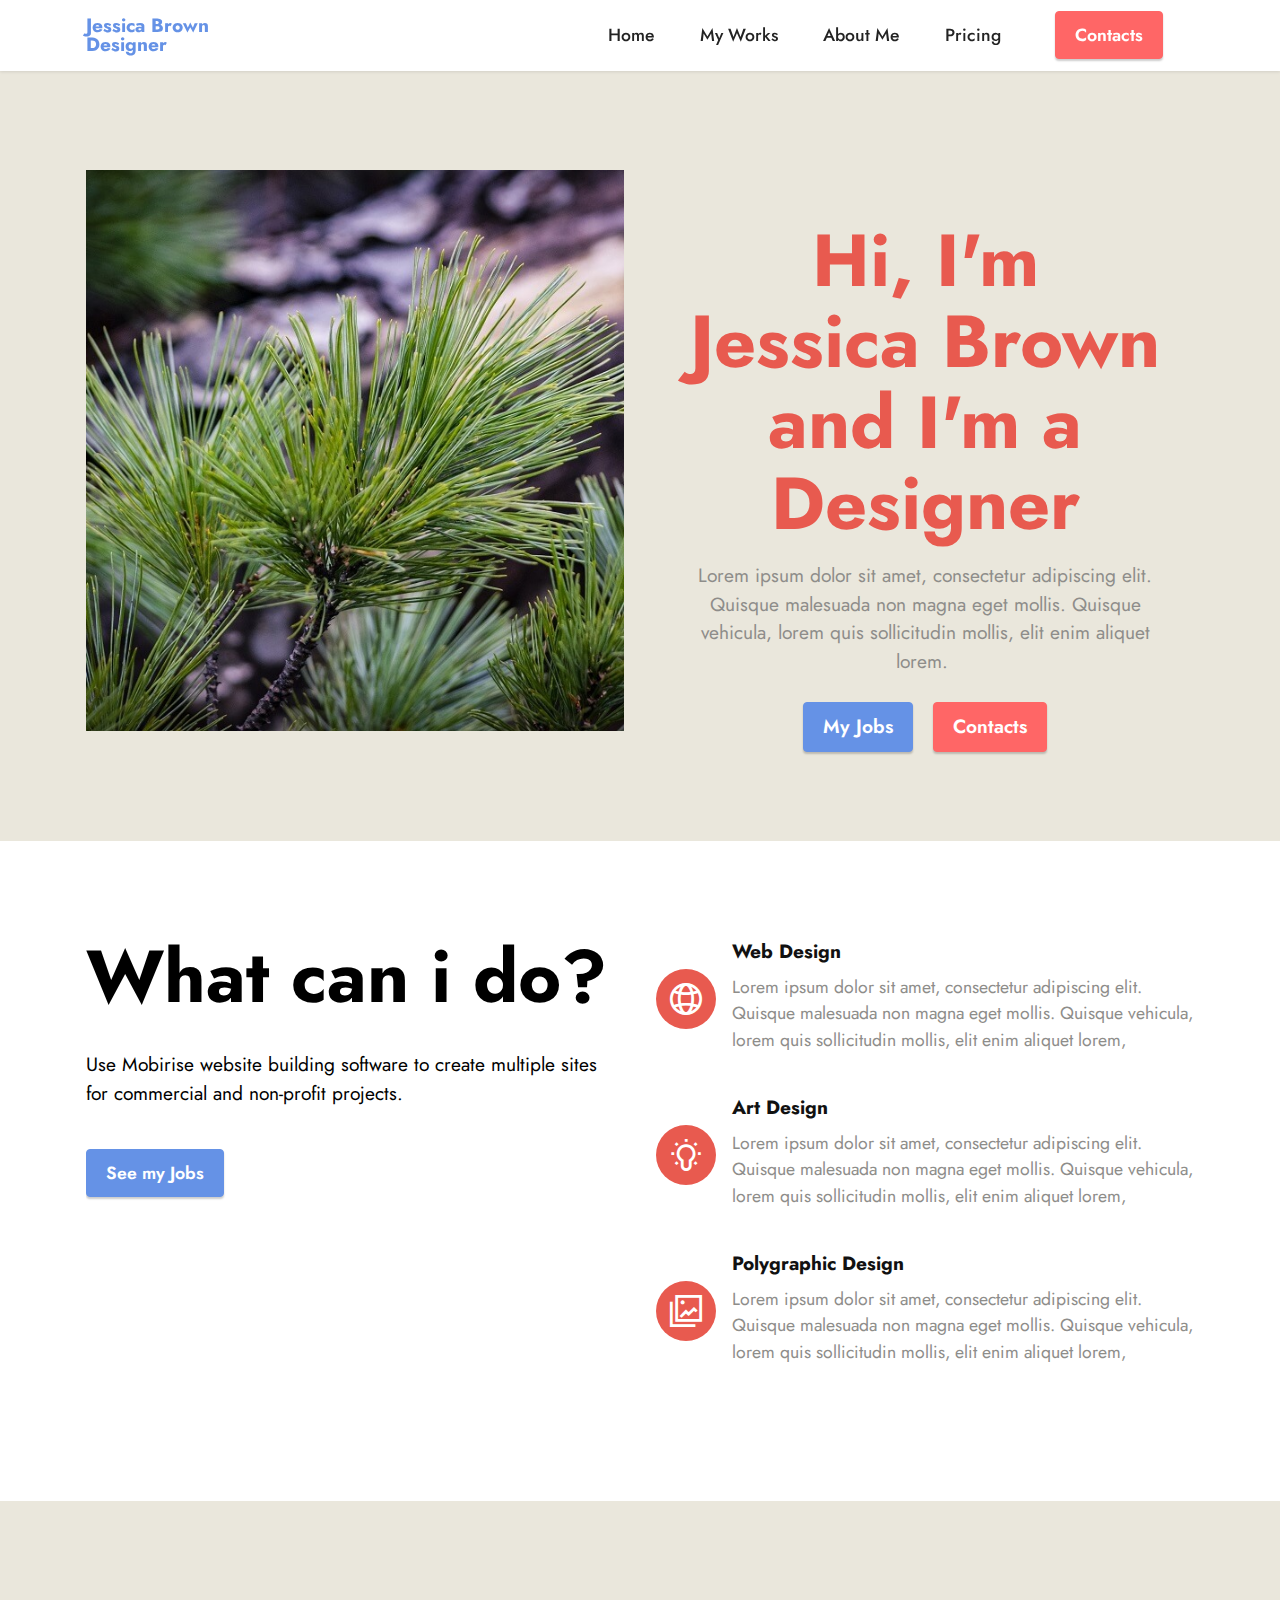
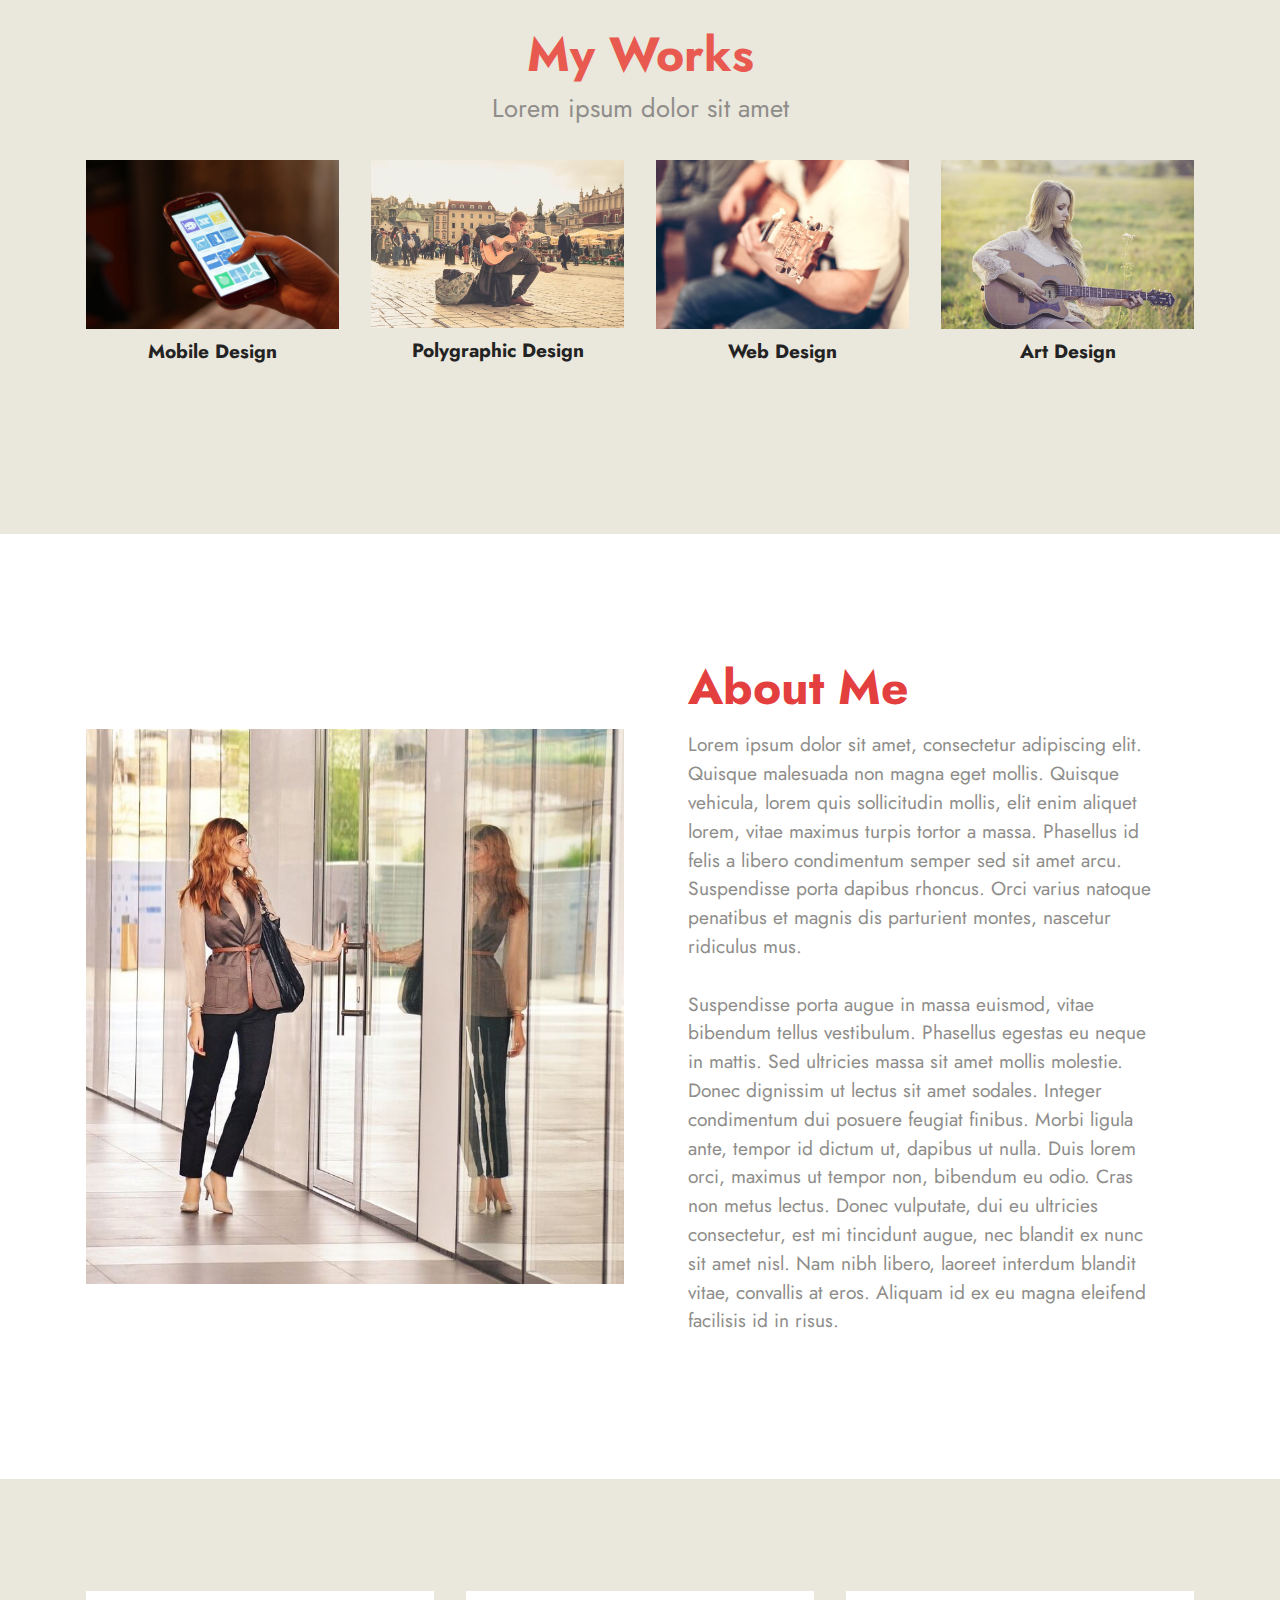
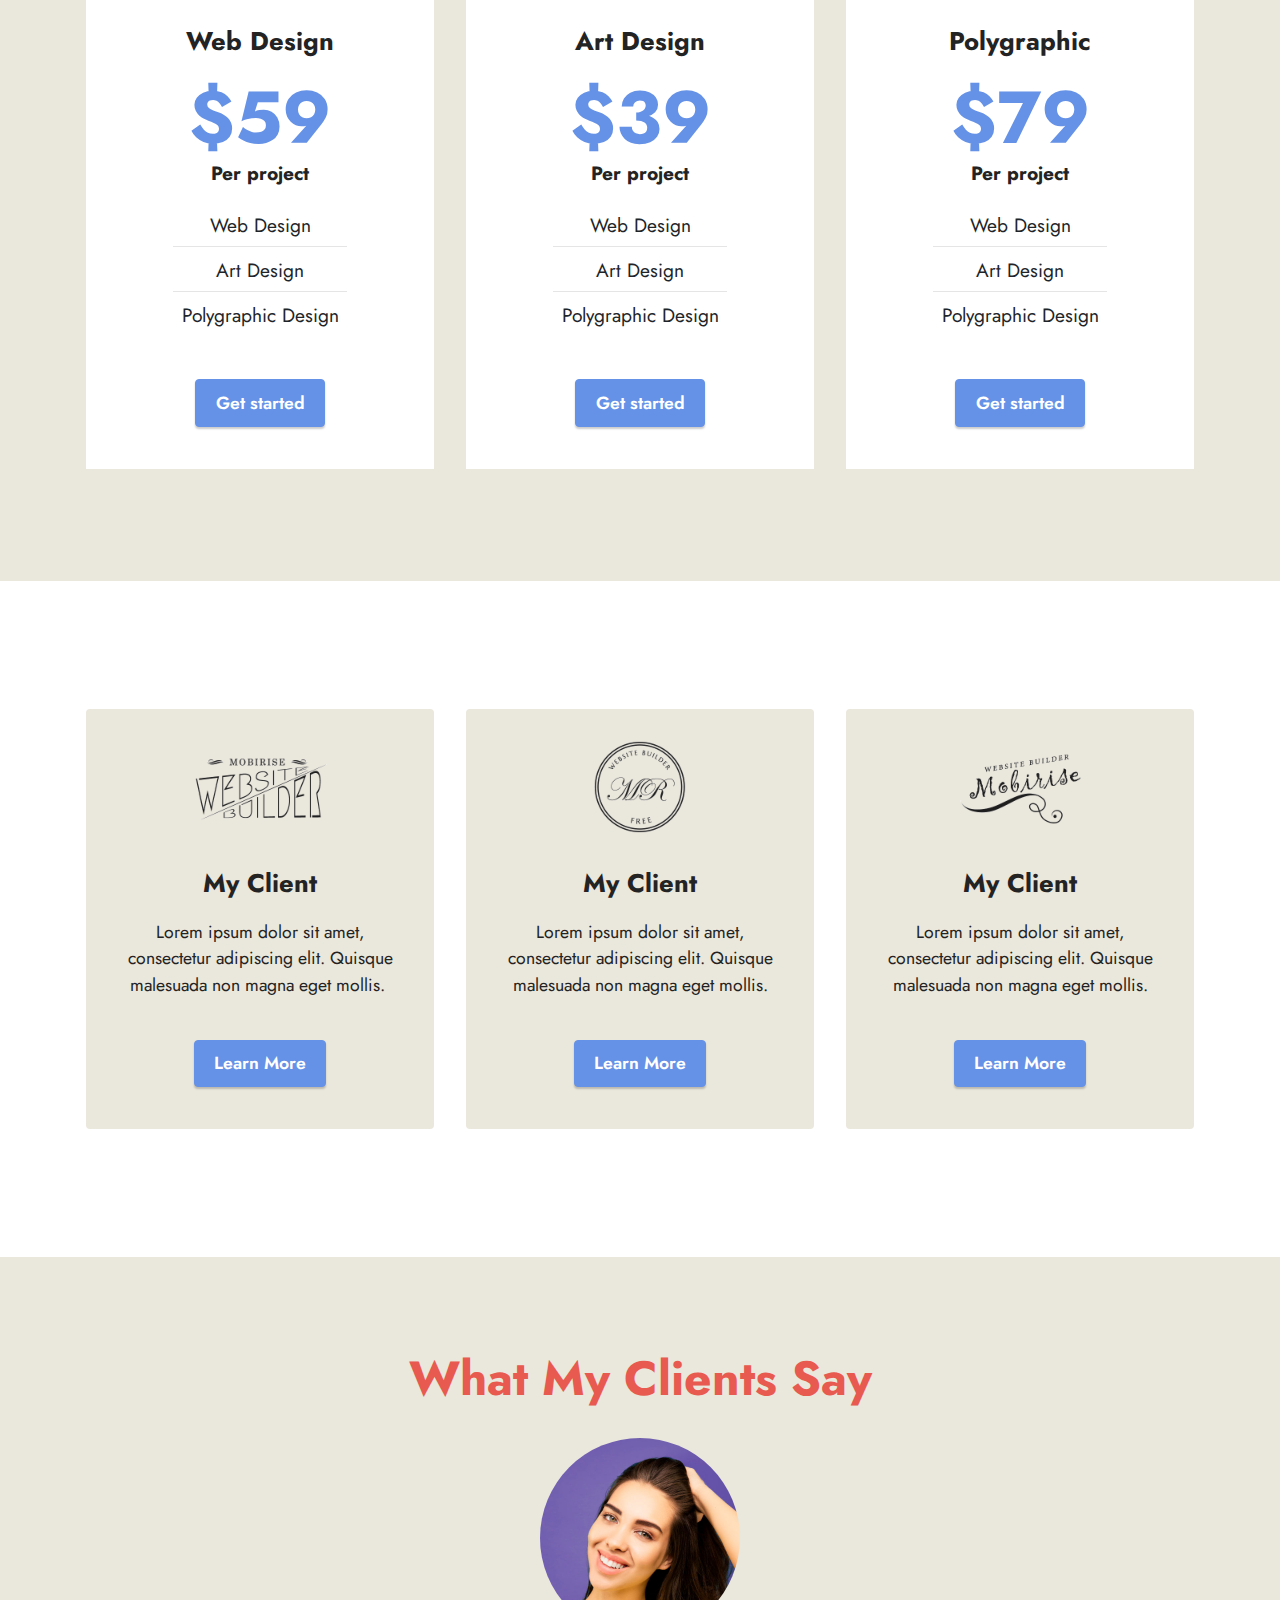
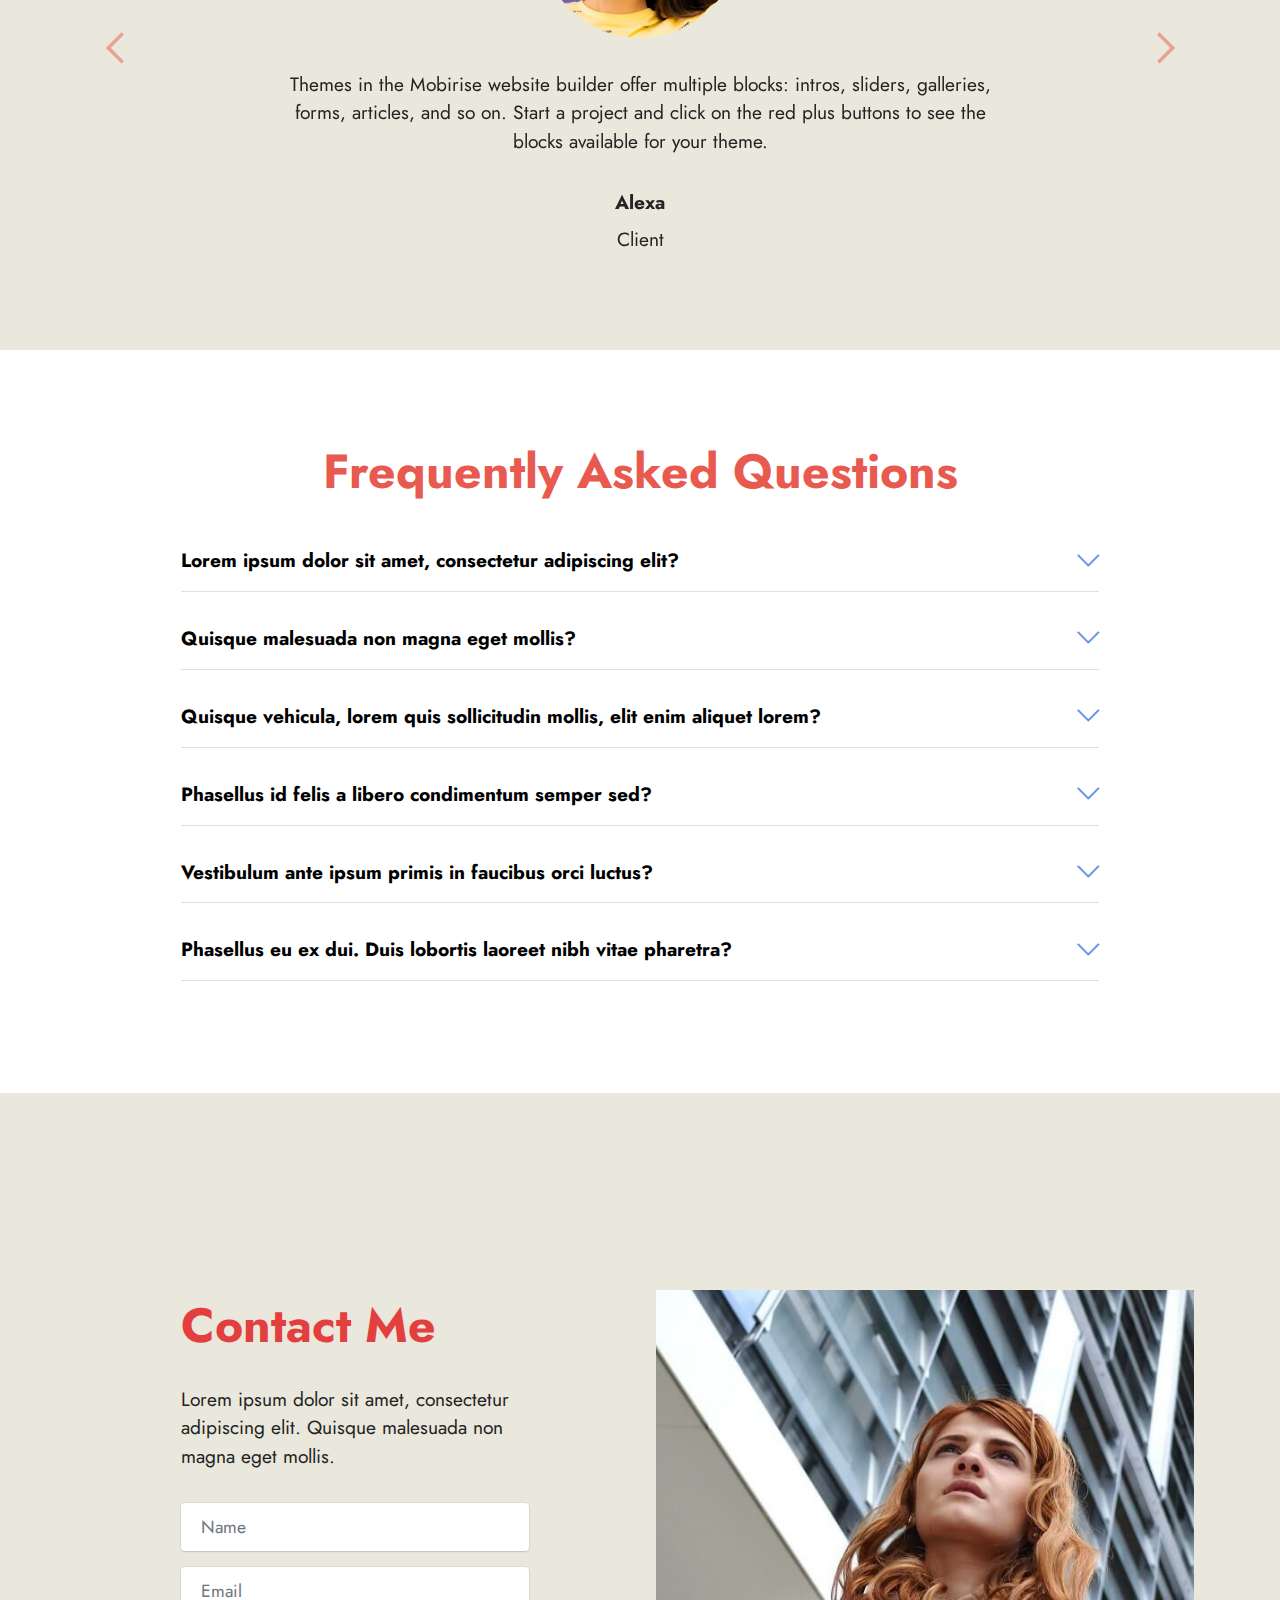
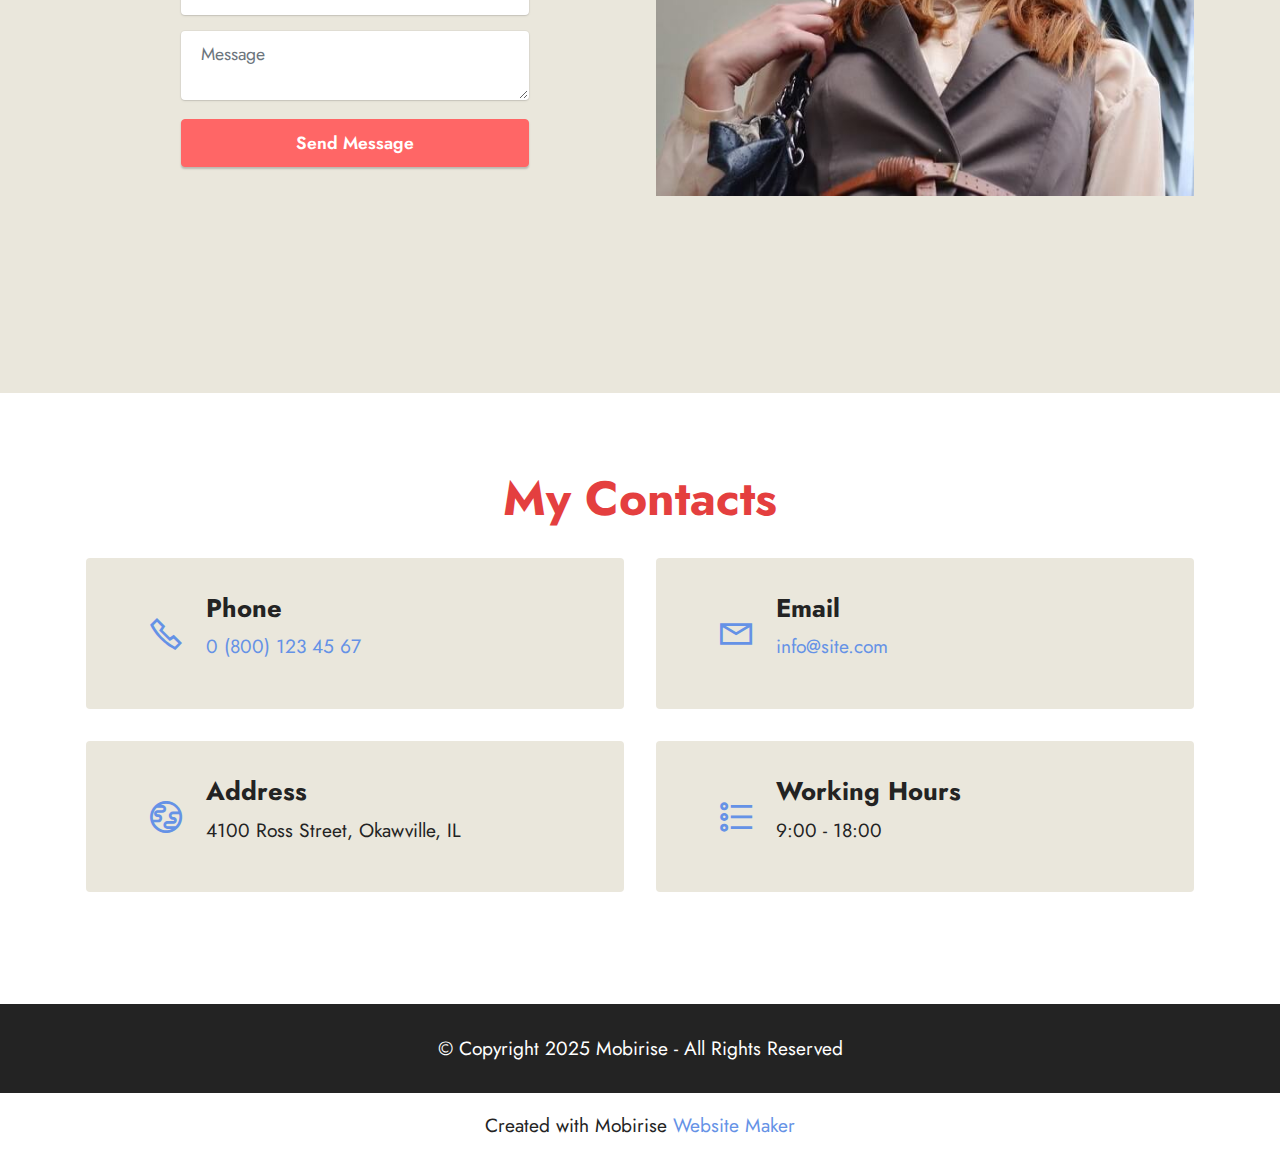
<file: page3.html>
<!DOCTYPE html>
<html  >
<head>
  <!-- Site made with Mobirise Website Builder v5.6.8, https://mobirise.com -->
  <meta charset="UTF-8">
  <meta http-equiv="X-UA-Compatible" content="IE=edge">
  <meta name="generator" content="Mobirise v5.6.8, mobirise.com">
  <meta name="twitter:card" content="summary_large_image"/>
  <meta name="twitter:image:src" content="">
  <meta property="og:image" content="">
  <meta name="twitter:title" content="Page 3">
  <meta name="viewport" content="width=device-width, initial-scale=1, minimum-scale=1">
  <link rel="shortcut icon" href="assets/images/logo.png" type="image/x-icon">
  <meta name="description" content="">
  
  
  <title>Page 3</title>
  <link rel="stylesheet" href="assets/web/assets/mobirise-icons2/mobirise2.css">
  <link rel="stylesheet" href="assets/web/assets/mobirise-icons/mobirise-icons.css">
  <link rel="stylesheet" href="assets/bootstrap/css/bootstrap.min.css">
  <link rel="stylesheet" href="assets/bootstrap/css/bootstrap-grid.min.css">
  <link rel="stylesheet" href="assets/bootstrap/css/bootstrap-reboot.min.css">
  <link rel="stylesheet" href="assets/dropdown/css/style.css">
  <link rel="stylesheet" href="assets/socicon/css/styles.css">
  <link rel="stylesheet" href="assets/theme/css/style.css">
  <link rel="preload" href="https://fonts.googleapis.com/css?family=Jost:100,200,300,400,500,600,700,800,900,100i,200i,300i,400i,500i,600i,700i,800i,900i&display=swap" as="style" onload="this.onload=null;this.rel='stylesheet'">
  <noscript><link rel="stylesheet" href="https://fonts.googleapis.com/css?family=Jost:100,200,300,400,500,600,700,800,900,100i,200i,300i,400i,500i,600i,700i,800i,900i&display=swap"></noscript>
  <link rel="preload" as="style" href="assets/mobirise/css/mbr-additional.css"><link rel="stylesheet" href="assets/mobirise/css/mbr-additional.css" type="text/css">
  
  
  
  
</head>
<body>

<!-- Analytics -->
<!-- Global site tag (gtag.js) - Google Analytics -->
<script async src="https://www.googletagmanager.com/gtag/js?id=UA-80297417-1"></script>
<script>
  window.dataLayer = window.dataLayer || [];
  function gtag(){dataLayer.push(arguments);}
  gtag('js', new Date());

  gtag('config', 'UA-80297417-1');
</script>
<!-- /Analytics -->


  
  <section data-bs-version="5.1" class="menu menu2 cid-sFF0ciwnEL" once="menu" id="menu2-0">
    
    <nav class="navbar navbar-dropdown navbar-fixed-top navbar-expand-lg">
        <div class="container">
            <div class="navbar-brand">
                
                <span class="navbar-caption-wrap"><a class="navbar-caption text-primary display-7" href="https://mobiri.se">Jessica Brown<br>Designer<br></a></span>
            </div>
            <button class="navbar-toggler" type="button" data-toggle="collapse" data-bs-toggle="collapse" data-target="#navbarSupportedContent" data-bs-target="#navbarSupportedContent" aria-controls="navbarNavAltMarkup" aria-expanded="false" aria-label="Toggle navigation">
                <div class="hamburger">
                    <span></span>
                    <span></span>
                    <span></span>
                    <span></span>
                </div>
            </button>
            <div class="collapse navbar-collapse" id="navbarSupportedContent">
                <ul class="navbar-nav nav-dropdown" data-app-modern-menu="true"><li class="nav-item"><a class="nav-link link text-black text-primary display-4" href="#top">Home</a></li>
                    <li class="nav-item"><a class="nav-link link text-black text-primary display-4" href="index.html#gallery5-3">My Works</a></li><li class="nav-item"><a class="nav-link link text-black text-primary display-4" href="index.html#image1-b">About Me</a></li>
                    <li class="nav-item"><a class="nav-link link text-black text-primary display-4" href="index.html#pricing2-c">Pricing</a>
                    </li></ul>
                
                <div class="navbar-buttons mbr-section-btn"><a class="btn btn-secondary display-4" href="index.html#form4-6">
                        Contacts</a></div>
            </div>
        </div>
    </nav>
</section>

<section data-bs-version="5.1" class="header11 cid-sFF0SGinka" id="header11-1">

    

    

    <div class="container">
        <div class="row justify-content-center">
            <div class="col-12 col-md-6 image-wrapper">
                <img class="w-100" src="assets/images/mbr.jpeg" alt="Mobirise Website Builder">
            </div>
            <div class="col-12 col-md">
                <div class="text-wrapper text-center">
                    <h1 class="mbr-section-title mbr-fonts-style mb-3 display-1">
                        <strong>
</strong><div><strong><br></strong></div><div><strong>Hi, I'm Jessica Brown and I'm a Designer</strong></div></h1>
                    <p class="mbr-text mbr-fonts-style display-7">Lorem ipsum dolor sit amet, consectetur adipiscing elit. Quisque malesuada non magna eget mollis. Quisque vehicula, lorem quis sollicitudin mollis, elit enim aliquet lorem.&nbsp;</p>
                    <div class="mbr-section-btn mt-3"><a class="btn btn-primary display-7" href="index.html#gallery5-3">My Jobs</a> <a class="btn btn-secondary display-7" href="index.html#form4-6">Contacts</a></div>
                </div>
            </div>
        </div>
    </div>
</section>

<section data-bs-version="5.1" class="features12 cid-sFF3eJNZDT" id="features13-2">

    
    
    <div class="container">
        <div class="row justify-content-center">
            <div class="col-12 col-lg-6">
                <div class="card-wrapper">
                    <div class="card-box align-left">
                        <h4 class="card-title mbr-fonts-style mb-4 display-1"><strong>What can i do?</strong></h4>
                        <p class="mbr-text mbr-fonts-style mb-4 display-7">
                            Use Mobirise website building software to create multiple sites for commercial and non-profit projects.</p>
                        <div class="mbr-section-btn"><a class="btn btn-primary display-4" href="https://mobiri.se">See my Jobs</a></div>
                    </div>
                </div>
            </div>
            <div class="col-12 col-lg-6">
                <div class="item mbr-flex">
                    <div class="icon-box">
                        <span class="mbr-iconfont mobi-mbri-globe-2 mobi-mbri"></span>
                    </div>
                    <div class="text-box">
                        <h4 class="icon-title mbr-black mbr-fonts-style display-7">
                            <strong>Web Design</strong></h4>
                        <h5 class="icon-text mbr-black mbr-fonts-style display-4">Lorem ipsum dolor sit amet, consectetur adipiscing elit. Quisque malesuada non magna eget mollis. Quisque vehicula, lorem quis sollicitudin mollis, elit enim aliquet lorem,&nbsp;</h5>
                    </div>
                </div>
                <div class="item mbr-flex">
                    <div class="icon-box">
                        <span class="mbr-iconfont mobi-mbri-idea mobi-mbri"></span>
                    </div>
                    <div class="text-box">
                        <h4 class="icon-title mbr-black mbr-fonts-style display-7">
                            <strong>Art Design</strong></h4>
                        <h5 class="icon-text mbr-black mbr-fonts-style display-4">Lorem ipsum dolor sit amet, consectetur adipiscing elit. Quisque malesuada non magna eget mollis. Quisque vehicula, lorem quis sollicitudin mollis, elit enim aliquet lorem,&nbsp;</h5>
                    </div>
                </div>
                <div class="item mbr-flex">
                    <div class="icon-box">
                        <span class="mbr-iconfont mobi-mbri-photo mobi-mbri"></span>
                    </div>
                    <div class="text-box">
                        <h4 class="icon-title mbr-black mbr-fonts-style display-7"><strong>Polygraphic Design</strong></h4>
                        <h5 class="icon-text mbr-black mbr-fonts-style display-4">Lorem ipsum dolor sit amet, consectetur adipiscing elit. Quisque malesuada non magna eget mollis. Quisque vehicula, lorem quis sollicitudin mollis, elit enim aliquet lorem,&nbsp;</h5>
                    </div>
                </div>
            </div>
        </div>
    </div>
</section>

<section data-bs-version="5.1" class="gallery5 mbr-gallery cid-sFF3kfZheU" id="gallery5-3">
    

    

    <div class="container">
        <div class="mbr-section-head">
            <h3 class="mbr-section-title mbr-fonts-style align-center m-0 display-2"><strong>My Works</strong></h3>
            <h4 class="mbr-section-subtitle mbr-fonts-style align-center mb-0 mt-2 display-5">Lorem ipsum dolor sit amet</h4>
        </div>
        <div class="row mbr-gallery mt-4">
            <div class="col-12 col-md-6 col-lg-3 item gallery-image">
                <div class="item-wrapper" data-toggle="modal" data-bs-toggle="modal" data-target="#tezFAmwOuo-modal" data-bs-target="#tezFAmwOuo-modal">
                    <img class="w-100" src="assets/images/mbr-596x397.jpg" alt="Mobirise Website Builder" data-slide-to="0" data-bs-slide-to="0" data-target="#lb-tezFAmwOuo" data-bs-target="#lb-tezFAmwOuo">
                    <div class="icon-wrapper">
                        <span class="mobi-mbri mobi-mbri-search mbr-iconfont mbr-iconfont-btn"></span>
                    </div>
                </div>
                <h6 class="mbr-item-subtitle mbr-fonts-style align-center mb-2 mt-2 display-7"><strong>Mobile Design</strong></h6>
            </div>
            <div class="col-12 col-md-6 col-lg-3 item gallery-image">
                <div class="item-wrapper" data-toggle="modal" data-bs-toggle="modal" data-target="#tezFAmwOuo-modal" data-bs-target="#tezFAmwOuo-modal">
                    <img class="w-100" src="assets/images/mbr-3.jpg" alt="Mobirise Website Builder" data-slide-to="1" data-bs-slide-to="1" data-target="#lb-tezFAmwOuo" data-bs-target="#lb-tezFAmwOuo">
                    <div class="icon-wrapper">
                        <span class="mobi-mbri mobi-mbri-search mbr-iconfont mbr-iconfont-btn"></span>
                    </div>
                </div>
                <h6 class="mbr-item-subtitle mbr-fonts-style align-center mb-2 mt-2 display-7"><strong>Polygraphic Design</strong></h6>
            </div>
            <div class="col-12 col-md-6 col-lg-3 item gallery-image">
                <div class="item-wrapper" data-toggle="modal" data-bs-toggle="modal" data-target="#tezFAmwOuo-modal" data-bs-target="#tezFAmwOuo-modal">
                    <img class="w-100" src="assets/images/mbr-4.jpg" alt="Mobirise Website Builder" data-slide-to="2" data-bs-slide-to="2" data-target="#lb-tezFAmwOuo" data-bs-target="#lb-tezFAmwOuo">
                    <div class="icon-wrapper">
                        <span class="mobi-mbri mobi-mbri-search mbr-iconfont mbr-iconfont-btn"></span>
                    </div>
                </div>
                <h6 class="mbr-item-subtitle mbr-fonts-style align-center mb-2 mt-2 display-7"><strong>Web Design</strong></h6>
            </div>
            <div class="col-12 col-md-6 col-lg-3 item gallery-image">
                <div class="item-wrapper" data-toggle="modal" data-bs-toggle="modal" data-target="#tezFAmwOuo-modal" data-bs-target="#tezFAmwOuo-modal">
                    <img class="w-100" src="assets/images/mbr-6.jpg" alt="Mobirise Website Builder" data-slide-to="3" data-bs-slide-to="3" data-target="#lb-tezFAmwOuo" data-bs-target="#lb-tezFAmwOuo">
                    <div class="icon-wrapper">
                        <span class="mobi-mbri mobi-mbri-search mbr-iconfont mbr-iconfont-btn"></span>
                    </div>
                </div>
                <h6 class="mbr-item-subtitle mbr-fonts-style align-center mb-2 mt-2 display-7"><strong>Art Design</strong></h6>
            </div>
        </div>

        <div class="modal mbr-slider" tabindex="-1" role="dialog" aria-hidden="true" id="tezFAmwOuo-modal">
            <div class="modal-dialog" role="document">
                <div class="modal-content">
                    <div class="modal-body">
                        <div class="carousel slide" id="lb-tezFAmwOuo" data-interval="5000" data-bs-interval="5000">
                            <div class="carousel-inner">
                                <div class="carousel-item active">
                                    <img class="d-block w-100" src="assets/images/mbr-596x397.jpg" alt="Mobirise Website Builder">
                                </div>
                                <div class="carousel-item">
                                    <img class="d-block w-100" src="assets/images/mbr-3.jpg" alt="Mobirise Website Builder">
                                </div>
                                <div class="carousel-item">
                                    <img class="d-block w-100" src="assets/images/mbr-4.jpg" alt="Mobirise Website Builder">
                                </div>
                                <div class="carousel-item">
                                    <img class="d-block w-100" src="assets/images/mbr-6.jpg" alt="Mobirise Website Builder">
                                </div>
                            </div>
                            <ol class="carousel-indicators">
                                <li data-slide-to="0" data-bs-slide-to="0" class="active" data-target="#lb-tezFAmwOuo" data-bs-target="#lb-tezFAmwOuo"></li>
                                <li data-slide-to="1" data-bs-slide-to="1" data-target="#lb-tezFAmwOuo" data-bs-target="#lb-tezFAmwOuo"></li>
                                <li data-slide-to="2" data-bs-slide-to="2" data-target="#lb-tezFAmwOuo" data-bs-target="#lb-tezFAmwOuo"></li>
                                <li data-slide-to="3" data-bs-slide-to="3" data-target="#lb-tezFAmwOuo" data-bs-target="#lb-tezFAmwOuo"></li>
                            </ol>
                            <a role="button" href="" class="close" data-dismiss="modal" data-bs-dismiss="modal" aria-label="Close">
                            </a>
                            <a class="carousel-control-prev carousel-control" role="button" data-slide="prev" data-bs-slide="prev" href="#lb-tezFAmwOuo">
                                <span class="mobi-mbri mobi-mbri-arrow-prev" aria-hidden="true"></span>
                                <span class="sr-only visually-hidden">Previous</span>
                            </a>
                            <a class="carousel-control-next carousel-control" role="button" data-slide="next" data-bs-slide="next" href="#lb-tezFAmwOuo">
                                <span class="mobi-mbri mobi-mbri-arrow-next" aria-hidden="true"></span>
                                <span class="sr-only visually-hidden">Next</span>
                            </a>
                        </div>
                    </div>
                </div>
            </div>
        </div>
    </div>
</section>

<section data-bs-version="5.1" class="image1 cid-sFF75ZhH2d" id="image1-b">
    

    

    <div class="container">
        <div class="row align-items-center">
            <div class="col-12 col-lg-6">
                <div class="image-wrapper">
                    <img src="assets/images/mbr-3.jpeg" alt="Mobirise Website Builder">
                    
                </div>
            </div>
            <div class="col-12 col-lg">
                <div class="text-wrapper">
                    <h3 class="mbr-section-title mbr-fonts-style mb-3 display-2">
                        <strong>About Me</strong></h3>
                    <p class="mbr-text mbr-fonts-style display-7">Lorem ipsum dolor sit amet, consectetur adipiscing elit. Quisque malesuada non magna eget mollis. Quisque vehicula, lorem quis sollicitudin mollis, elit enim aliquet lorem, vitae maximus turpis tortor a massa. Phasellus id felis a libero condimentum semper sed sit amet arcu. Suspendisse porta dapibus rhoncus. Orci varius natoque penatibus et magnis dis parturient montes, nascetur ridiculus mus.&nbsp;<br>
<br>Suspendisse porta augue in massa euismod, vitae bibendum tellus vestibulum. Phasellus egestas eu neque in mattis. Sed ultricies massa sit amet mollis molestie. Donec dignissim ut lectus sit amet sodales. Integer condimentum dui posuere feugiat finibus. Morbi ligula ante, tempor id dictum ut, dapibus ut nulla. Duis lorem orci, maximus ut tempor non, bibendum eu odio. Cras non metus lectus. Donec vulputate, dui eu ultricies consectetur, est mi tincidunt augue, nec blandit ex nunc sit amet nisl. Nam nibh libero, laoreet interdum blandit vitae, convallis at eros. Aliquam id ex eu magna eleifend facilisis id in risus.</p>
                </div>
            </div>
        </div>
    </div>
</section>

<section data-bs-version="5.1" class="pricing2 cid-sFF7wKlLkT" id="pricing2-c">
    

    
    <div class="container">
        <div class="row justify-content-center">
            <div class="col-12 col-md-6 align-center col-lg-4">
                <div class="plan">
                    <div class="plan-header">
                        <h6 class="plan-title mbr-fonts-style mb-3 display-5"><strong>Web Design</strong></h6>
                        <div class="plan-price">
                            <p class="price mbr-fonts-style m-0 display-1"><strong>$59</strong></p>
                            <p class="price-term mbr-fonts-style mb-3 display-7"><strong>Per project</strong></p>
                        </div>
                    </div>
                    <div class="plan-body">
                        <div class="plan-list mb-4">
                            <ul class="list-group mbr-fonts-style list-group-flush display-7">
                                <li class="list-group-item">Web Design</li><li class="list-group-item">Art Design</li><li class="list-group-item">Polygraphic Design</li>
                            </ul>
                        </div>
                        <div class="mbr-section-btn text-center">
                            <a href="https://mobiri.se" class="btn btn-primary display-4">Get started</a>
                        </div>
                    </div>
                </div>
            </div>
            <div class="col-12 col-md-6 align-center col-lg-4">
                <div class="plan">
                    <div class="plan-header">
                        <h6 class="plan-title mbr-fonts-style mb-3 display-5"><strong>Art Design</strong></h6>
                        <div class="plan-price">
                            <p class="price mbr-fonts-style m-0 display-1"><strong>$39</strong></p>
                            <p class="price-term mbr-fonts-style mb-3 display-7"><strong>Per project</strong></p>
                        </div>
                    </div>
                    <div class="plan-body">
                        <div class="plan-list mb-4">
                            <ul class="list-group mbr-fonts-style list-group-flush display-7">
                                <li class="list-group-item">Web Design
</li><li class="list-group-item">Art Design
</li><li class="list-group-item">Polygraphic Design</li>
                            </ul>
                        </div>
                        <div class="mbr-section-btn text-center">
                            <a href="https://mobiri.se" class="btn btn-primary display-4">Get started</a>
                        </div>
                    </div>
                </div>
            </div>
            <div class="col-12 col-md-6 align-center col-lg-4">
                <div class="plan">
                    <div class="plan-header">
                        <h6 class="plan-title mbr-fonts-style mb-3 display-5"><strong>Polygraphic</strong></h6>
                        <div class="plan-price">
                            <p class="price mbr-fonts-style m-0 display-1"><strong>$79</strong></p>
                            <p class="price-term mbr-fonts-style mb-3 display-7"><strong>Per project</strong></p>
                        </div>
                    </div>
                    <div class="plan-body">
                        <div class="plan-list mb-4">
                            <ul class="list-group mbr-fonts-style list-group-flush display-7">
                                <li class="list-group-item">Web Design
</li><li class="list-group-item">Art Design
</li><li class="list-group-item">Polygraphic Design</li>
                            </ul>
                        </div>
                        <div class="mbr-section-btn text-center">
                            <a href="https://mobiri.se" class="btn btn-primary display-4">Get started</a>
                        </div>
                    </div>
                </div>
            </div>
            
        </div>
    </div>
</section>

<section data-bs-version="5.1" class="clients2 cid-sFF3mUy3tz" id="clients2-4">

    

    
    <div class="container">
        <div class="row justify-content-center">
            <div class="card col-12 col-md-6 col-lg-4">
                <div class="card-wrapper">
                    <div class="img-wrapper">
                        <img src="assets/images/1.png" alt="Mobirise Website Builder">
                    </div>
                    <div class="card-box align-center">
                        
                        <h5 class="card-title mbr-fonts-style mb-3 display-5">
                            <strong>My Client</strong></h5>
                        <p class="mbr-text mbr-fonts-style mb-4 display-4">
                            Lorem ipsum dolor sit amet, consectetur adipiscing elit. Quisque malesuada non magna eget mollis.&nbsp;</p>
                        <div class="mbr-section-btn mt-3"><a class="btn btn-primary display-4" href="https://mobiri.se">Learn More</a></div>
                    </div>
                </div>
            </div>
            <div class="card col-12 col-md-6 col-lg-4">
                <div class="card-wrapper">
                    <div class="img-wrapper">
                        <img src="assets/images/2.png" alt="Mobirise Website Builder">
                    </div>
                    <div class="card-box align-center">
                        
                        <h5 class="card-title mbr-fonts-style mb-3 display-5"><strong>My Client</strong></h5>
                        <p class="mbr-text mbr-fonts-style mb-4 display-4">
                            Lorem ipsum dolor sit amet, consectetur adipiscing elit. Quisque malesuada non magna eget mollis. </p>
                        <div class="mbr-section-btn mt-3"><a class="btn btn-primary display-4" href="https://mobiri.se">Learn More</a></div>
                    </div>
                </div>
            </div>
            <div class="card col-12 col-md-6 col-lg-4">
                <div class="card-wrapper">
                    <div class="img-wrapper">
                        <img src="assets/images/3.png" alt="Mobirise Website Builder">
                    </div>
                    <div class="card-box align-center">
                        
                        <h5 class="card-title mbr-fonts-style mb-3 display-5"><strong>My Client</strong></h5>
                        <p class="mbr-text mbr-fonts-style mb-4 display-4">
                            Lorem ipsum dolor sit amet, consectetur adipiscing elit. Quisque malesuada non magna eget mollis. </p>
                        <div class="mbr-section-btn mt-3"><a class="btn btn-primary display-4" href="https://mobiri.se">Learn More</a></div>
                    </div>
                </div>
            </div>
            
        </div>
    </div>
</section>

<section data-bs-version="5.1" class="testimonails3 carousel slide testimonials-slider cid-sFF3oey64R" data-interval="false" data-bs-interval="false" id="testimonials3-5">

    

    

    <div class="text-center container">
        <h3 class="mb-4 mbr-fonts-style display-2">
            <strong>What My Clients Say</strong>
        </h3>

        <div class="carousel slide" role="listbox" data-pause="true" data-keyboard="false" data-ride="carousel" data-bs-ride="carousel" data-interval="8000" data-bs-interval="8000">
            <div class="carousel-inner">
                
                
            <div class="carousel-item">
                    <div class="user col-md-8">
                        <div class="user_image">
                            <img src="assets/images/team3.jpg">
                        </div>
                        <div class="user_text mb-4">
                            <p class="mbr-fonts-style display-7">
                                Themes in the Mobirise website builder offer multiple blocks: intros, sliders, galleries, forms, articles, and so on. Start a project and click on the red plus buttons to see the blocks available for your theme.
                            </p>
                        </div>
                        <div class="user_name mbr-fonts-style mb-2 display-7">
                            <strong>Alexa</strong>
                        </div>
                        <div class="user_desk mbr-fonts-style display-7">
                            Client
                        </div>
                    </div>
                </div><div class="carousel-item">
                    <div class="user col-md-8">
                        <div class="user_image">
                            <img src="assets/images/team2.jpg">
                        </div>
                        <div class="user_text mb-4">
                            <p class="mbr-fonts-style display-7">
                                Themes in the Mobirise website builder offer multiple blocks: intros, sliders, galleries, forms, articles, and so on. Start a project and click on the red plus buttons to see the blocks available for your theme.
                            </p>
                        </div>
                        <div class="user_name mbr-fonts-style mb-2 display-7">
                            <strong>Linda</strong>
                        </div>
                        <div class="user_desk mbr-fonts-style display-7">
                            Client
                        </div>
                    </div>
                </div><div class="carousel-item">
                    <div class="user col-md-8">
                        <div class="user_image">
                            <img src="assets/images/team4.jpg">
                        </div>
                        <div class="user_text mb-4">
                            <p class="mbr-fonts-style display-7">
                                Themes in the Mobirise website builder offer multiple blocks: intros, sliders, galleries, forms, articles, and so on. Start a project and click on the red plus buttons to see the blocks available for your theme.
                            </p>
                        </div>
                        <div class="user_name mbr-fonts-style mb-2 display-7">
                            <strong>Ann</strong></div>
                        <div class="user_desk mbr-fonts-style display-7">
                            Client</div>
                    </div>
                </div></div>

            <div class="carousel-controls">
                <a class="carousel-control-prev" role="button" data-slide="prev" data-bs-slide="prev">
                    <span aria-hidden="true" class="mobi-mbri mobi-mbri-arrow-prev mbr-iconfont"></span>
                    <span class="sr-only visually-hidden">Previous</span>
                </a>

                <a class="carousel-control-next" role="button" data-slide="next" data-bs-slide="next">
                    <span aria-hidden="true" class="mobi-mbri mobi-mbri-arrow-next mbr-iconfont"></span>
                    <span class="sr-only visually-hidden">Next</span>
                </a>
            </div>
        </div>
    </div>
</section>

<section data-bs-version="5.1" class="content16 cid-sFF5Wb1ZQt" id="content16-a">

    

    
    <div class="container">
        <div class="row justify-content-center">
            <div class="col-12 col-md-10">
                <div class="mbr-section-head align-center mb-4">
                    <h3 class="mbr-section-title mb-0 mbr-fonts-style display-2"><strong>Frequently Asked Questions</strong></h3>
                    
                </div>
                <div id="bootstrap-accordion_18" class="panel-group accordionStyles accordion" role="tablist" aria-multiselectable="true">
                    <div class="card mb-3">
                        <div class="card-header" role="tab" id="headingOne">
                            <a role="button" class="panel-title collapsed" data-toggle="collapse" data-bs-toggle="collapse" data-core="" href="#collapse1_18" aria-expanded="false" aria-controls="collapse1">
                                <h6 class="panel-title-edit mbr-fonts-style mb-0 display-7"><strong>Lorem ipsum dolor sit amet, consectetur adipiscing elit?</strong></h6>
                                <span class="sign mbr-iconfont mbri-arrow-down"></span>
                            </a>
                        </div>
                        <div id="collapse1_18" class="panel-collapse noScroll collapse" role="tabpanel" aria-labelledby="headingOne" data-parent="#accordion" data-bs-parent="#bootstrap-accordion_18">
                            <div class="panel-body">
                                <p class="mbr-fonts-style panel-text display-4">Lorem ipsum dolor sit amet, consectetur adipiscing elit. Quisque malesuada non magna eget mollis. Quisque vehicula, lorem quis sollicitudin mollis, elit enim aliquet lorem, vitae maximus turpis tortor a massa. Phasellus id felis a libero condimentum semper sed sit amet arcu. Suspendisse porta dapibus rhoncus. </p>
                            </div>
                        </div>
                    </div>
                    <div class="card mb-3">
                        <div class="card-header" role="tab" id="headingOne">
                            <a role="button" class="panel-title collapsed" data-toggle="collapse" data-bs-toggle="collapse" data-core="" href="#collapse2_18" aria-expanded="false" aria-controls="collapse2">
                                <h6 class="panel-title-edit mbr-fonts-style mb-0 display-7"><strong>Quisque malesuada non magna eget mollis?</strong></h6>
                                <span class="sign mbr-iconfont mbri-arrow-down"></span>
                            </a>
                        </div>
                        <div id="collapse2_18" class="panel-collapse noScroll collapse" role="tabpanel" aria-labelledby="headingOne" data-parent="#accordion" data-bs-parent="#bootstrap-accordion_18">
                            <div class="panel-body">
                                <p class="mbr-fonts-style panel-text display-4">
                                    Lorem ipsum dolor sit amet, consectetur adipiscing elit. Quisque malesuada non magna eget mollis. Quisque vehicula, lorem quis sollicitudin mollis, elit enim aliquet lorem, vitae maximus turpis tortor a massa. Phasellus id felis a libero condimentum semper sed sit amet arcu. Suspendisse porta dapibus rhoncus. </p>
                            </div>
                        </div>
                    </div>
                    <div class="card mb-3">
                        <div class="card-header" role="tab" id="headingOne">
                            <a role="button" class="panel-title collapsed" data-toggle="collapse" data-bs-toggle="collapse" data-core="" href="#collapse3_18" aria-expanded="false" aria-controls="collapse3">
                                <h6 class="panel-title-edit mbr-fonts-style mb-0 display-7"><strong>Quisque vehicula, lorem quis sollicitudin mollis, elit enim aliquet lorem?</strong></h6>
                                <span class="sign mbr-iconfont mbri-arrow-down"></span>
                            </a>
                        </div>
                        <div id="collapse3_18" class="panel-collapse noScroll collapse" role="tabpanel" aria-labelledby="headingOne" data-parent="#accordion" data-bs-parent="#bootstrap-accordion_18">
                            <div class="panel-body">
                                <p class="mbr-fonts-style panel-text display-4">
                                    Lorem ipsum dolor sit amet, consectetur adipiscing elit. Quisque malesuada non magna eget mollis. Quisque vehicula, lorem quis sollicitudin mollis, elit enim aliquet lorem, vitae maximus turpis tortor a massa. Phasellus id felis a libero condimentum semper sed sit amet arcu. Suspendisse porta dapibus rhoncus. </p>
                            </div>
                        </div>
                    </div>
                    <div class="card mb-3">
                        <div class="card-header" role="tab" id="headingOne">
                            <a role="button" class="panel-title collapsed" data-toggle="collapse" data-bs-toggle="collapse" data-core="" href="#collapse4_18" aria-expanded="false" aria-controls="collapse4">
                                <h6 class="panel-title-edit mbr-fonts-style mb-0 display-7"><strong>Phasellus id felis a libero condimentum semper sed?</strong></h6>
                                <span class="sign mbr-iconfont mbri-arrow-down"></span>
                            </a>
                        </div>
                        <div id="collapse4_18" class="panel-collapse noScroll collapse" role="tabpanel" aria-labelledby="headingOne" data-parent="#accordion" data-bs-parent="#bootstrap-accordion_18">
                            <div class="panel-body">
                                <p class="mbr-fonts-style panel-text display-4">
                                    Lorem ipsum dolor sit amet, consectetur adipiscing elit. Quisque malesuada non magna eget mollis. Quisque vehicula, lorem quis sollicitudin mollis, elit enim aliquet lorem, vitae maximus turpis tortor a massa. Phasellus id felis a libero condimentum semper sed sit amet arcu. Suspendisse porta dapibus rhoncus. </p>
                            </div>
                        </div>
                    </div>
                    <div class="card mb-3">
                        <div class="card-header" role="tab" id="headingOne">
                            <a role="button" class="panel-title collapsed" data-toggle="collapse" data-bs-toggle="collapse" data-core="" href="#collapse5_18" aria-expanded="false" aria-controls="collapse5">
                                <h6 class="panel-title-edit mbr-fonts-style mb-0 display-7"><strong>Vestibulum ante ipsum primis in faucibus orci luctus?</strong></h6>
                                <span class="sign mbr-iconfont mbri-arrow-down"></span>
                            </a>
                        </div>
                        <div id="collapse5_18" class="panel-collapse noScroll collapse" role="tabpanel" aria-labelledby="headingOne" data-parent="#accordion" data-bs-parent="#bootstrap-accordion_18">
                            <div class="panel-body">
                                <p class="mbr-fonts-style panel-text display-4">
                                    Lorem ipsum dolor sit amet, consectetur adipiscing elit. Quisque malesuada non magna eget mollis. Quisque vehicula, lorem quis sollicitudin mollis, elit enim aliquet lorem, vitae maximus turpis tortor a massa. Phasellus id felis a libero condimentum semper sed sit amet arcu. Suspendisse porta dapibus rhoncus. </p>
                            </div>
                        </div>
                    </div>
                    <div class="card mb-3">
                        <div class="card-header" role="tab" id="headingOne">
                            <a role="button" class="panel-title collapsed" data-toggle="collapse" data-bs-toggle="collapse" data-core="" href="#collapse6_18" aria-expanded="false" aria-controls="collapse6">
                                <h6 class="panel-title-edit mbr-fonts-style mb-0 display-7"><strong>Phasellus eu ex dui. Duis lobortis laoreet nibh vitae pharetra?</strong></h6>
                                <span class="sign mbr-iconfont mbri-arrow-down"></span>
                            </a>
                        </div>
                        <div id="collapse6_18" class="panel-collapse noScroll collapse" role="tabpanel" aria-labelledby="headingOne" data-parent="#accordion" data-bs-parent="#bootstrap-accordion_18">
                            <div class="panel-body">
                                <p class="mbr-fonts-style panel-text display-4">
                                    Lorem ipsum dolor sit amet, consectetur adipiscing elit. Quisque malesuada non magna eget mollis. Quisque vehicula, lorem quis sollicitudin mollis, elit enim aliquet lorem, vitae maximus turpis tortor a massa. Phasellus id felis a libero condimentum semper sed sit amet arcu. Suspendisse porta dapibus rhoncus. </p>
                            </div>
                        </div>
                    </div>
                </div>
            </div>
        </div>
    </div>
</section>

<section data-bs-version="5.1" class="form4 cid-sFF3qL4anb mbr-fullscreen" id="form4-6">

    

    

    <div class="container">
        <div class="row content-wrapper justify-content-center">
            <div class="col-lg-4 offset-lg-1 mbr-form" data-form-type="formoid">
<!--Formbuilder Form-->
<form action="https://mobirise.eu/" method="POST" class="mbr-form form-with-styler" data-form-title="Form Name"><input type="hidden" name="email" data-form-email="true" value="jaMffC8RRARqhG8FYNHXtkURv0l+euVo1NuRVMLP61mTYcInNZaTuM4TBoUsIf8gpths4uyTBOGEUZI7Bc9BrC1C/CnZ6reyysCURROzKNKnScC90L/t7wPKFVdV8lMU">
<div class="row">
<div hidden="hidden" data-form-alert="" class="alert alert-success col-12">Thanks for filling out the form!</div>
<div hidden="hidden" data-form-alert-danger="" class="alert alert-danger col-12">Oops...! some problem!</div>
</div>
<div class="dragArea row">
<div class="col-lg-12 col-md-12 col-sm-12">
<h1 class="mbr-section-title mb-4 display-2"><strong>Contact Me</strong></h1>
</div>
<div class="col-lg-12 col-md-12 col-sm-12">
<p class="mbr-text mbr-fonts-style mb-4 display-7"> Lorem ipsum dolor sit amet, consectetur adipiscing elit. Quisque malesuada non magna eget mollis.</p>
</div>
<div data-for="name" class="col-lg-12 col-md col-12 form-group mb-3">
<input type="text" name="name" placeholder="Name" data-form-field="name" class="form-control display-7" value="" id="name-form4-6">
</div>
<div data-for="email" class="col-lg-12 col-md col-12 form-group mb-3">
<input type="email" name="email" placeholder="Email" data-form-field="email" class="form-control display-7" value="" id="email-form4-6">
</div>
<div class="col-lg-12 col-md-12 col-sm-12 form-group" data-for="textarea">
<textarea name="textarea" placeholder="Message" data-form-field="textarea" class="form-control display-7" id="textarea-form4-6"></textarea>
</div>
<div class="col-12 col-md-auto mbr-section-btn"><button type="submit" class="btn btn-secondary display-4">Send Message</button></div>
</div>
</form><!--Formbuilder Form-->
</div>
            <div class="col-lg-6 offset-lg-1 col-12">
                <div class="image-wrapper">
                    <img class="w-100" src="assets/images/mbr-2.jpeg" alt="Mobirise Website Builder">
                </div>
            </div>
        </div>
    </div>
</section>

<section data-bs-version="5.1" class="contacts2 cid-sFF3B84VW8" id="contacts2-8">
    <!---->
    
    
    <div class="container">
        <div class="mbr-section-head">
            <h3 class="mbr-section-title mbr-fonts-style align-center mb-0 display-2">
                <strong>My Contacts</strong>
            </h3>
            
        </div>
        <div class="row justify-content-center mt-4">
            <div class="card col-12 col-md-6">
                <div class="card-wrapper">
                    <div class="image-wrapper">
                        <span class="mbr-iconfont mobi-mbri-phone mobi-mbri"></span>
                    </div>
                    <div class="text-wrapper">
                        <h6 class="card-title mbr-fonts-style mb-1 display-5">
                            <strong>Phone</strong>
                        </h6>
                        <p class="mbr-text mbr-fonts-style display-7">
                            <a href="tel:+12345678910" class="text-primary">0 (800) 123 45 67</a>
                        </p>
                    </div>
                </div>
            </div>
            <div class="card col-12 col-md-6">
                <div class="card-wrapper">
                    <div class="image-wrapper">
                        <span class="mbr-iconfont mobi-mbri-letter mobi-mbri"></span>
                    </div>
                    <div class="text-wrapper">
                        <h6 class="card-title mbr-fonts-style mb-1 display-5">
                            <strong>Email</strong>
                        </h6>
                        <p class="mbr-text mbr-fonts-style display-7">
                            <a href="mailto:info@site.com" class="text-primary">info@site.com</a>
                        </p>
                    </div>
                </div>
            </div>
            <div class="card col-12 col-md-6">
                <div class="card-wrapper">
                    <div class="image-wrapper">
                        <span class="mbr-iconfont mobi-mbri-globe mobi-mbri"></span>
                    </div>
                    <div class="text-wrapper">
                        <h6 class="card-title mbr-fonts-style mb-1 display-5">
                            <strong>Address</strong>
                        </h6>
                        <p class="mbr-text mbr-fonts-style display-7">
                            4100 Ross Street, Okawville, IL
                        </p>
                    </div>
                </div>
            </div>
            <div class="card col-12 col-md-6">
                <div class="card-wrapper">
                    <div class="image-wrapper">
                        <span class="mbr-iconfont mobi-mbri-bulleted-list mobi-mbri"></span>
                    </div>
                    <div class="text-wrapper">
                        <h6 class="card-title mbr-fonts-style mb-1 display-5">
                            <strong>Working Hours</strong>
                        </h6>
                        <p class="mbr-text mbr-fonts-style display-7">
                            9:00 - 18:00
                        </p>
                    </div>
                </div>
            </div>
        </div>
    </div>
</section>

<section data-bs-version="5.1" class="footer7 cid-sFF3CYc3p7" once="footers" id="footer7-9">

    

    

    <div class="container">
        <div class="media-container-row align-center mbr-white">
            <div class="col-12">
                <p class="mbr-text mb-0 mbr-fonts-style display-7">
                    © Copyright 2025 Mobirise - All Rights Reserved
                </p>
            </div>
        </div>
    </div>
</section><section class="display-7" style="padding: 0;align-items: center;justify-content: center;flex-wrap: wrap;    align-content: center;display: flex;position: relative;height: 4rem;"><a href="https://mobiri.se/2691342" style="flex: 1 1;height: 4rem;position: absolute;width: 100%;z-index: 1;"><img alt="" style="height: 4rem;" src="[data-uri]"></a><p style="margin: 0;text-align: center;" class="display-7">Created with Mobirise &#8204;</p><a style="z-index:1" href="https://mobirise.com/website-maker.html">Website Maker</a></section><script src="assets/bootstrap/js/bootstrap.bundle.min.js"></script>  <script src="assets/smoothscroll/smooth-scroll.js"></script>  <script src="assets/ytplayer/index.js"></script>  <script src="assets/dropdown/js/navbar-dropdown.js"></script>  <script src="assets/mbr-switch-arrow/mbr-switch-arrow.js"></script>  <script src="assets/theme/js/script.js"></script>  <script src="assets/formoid/formoid.min.js"></script>  
  
  
</body>
</html>
</file>
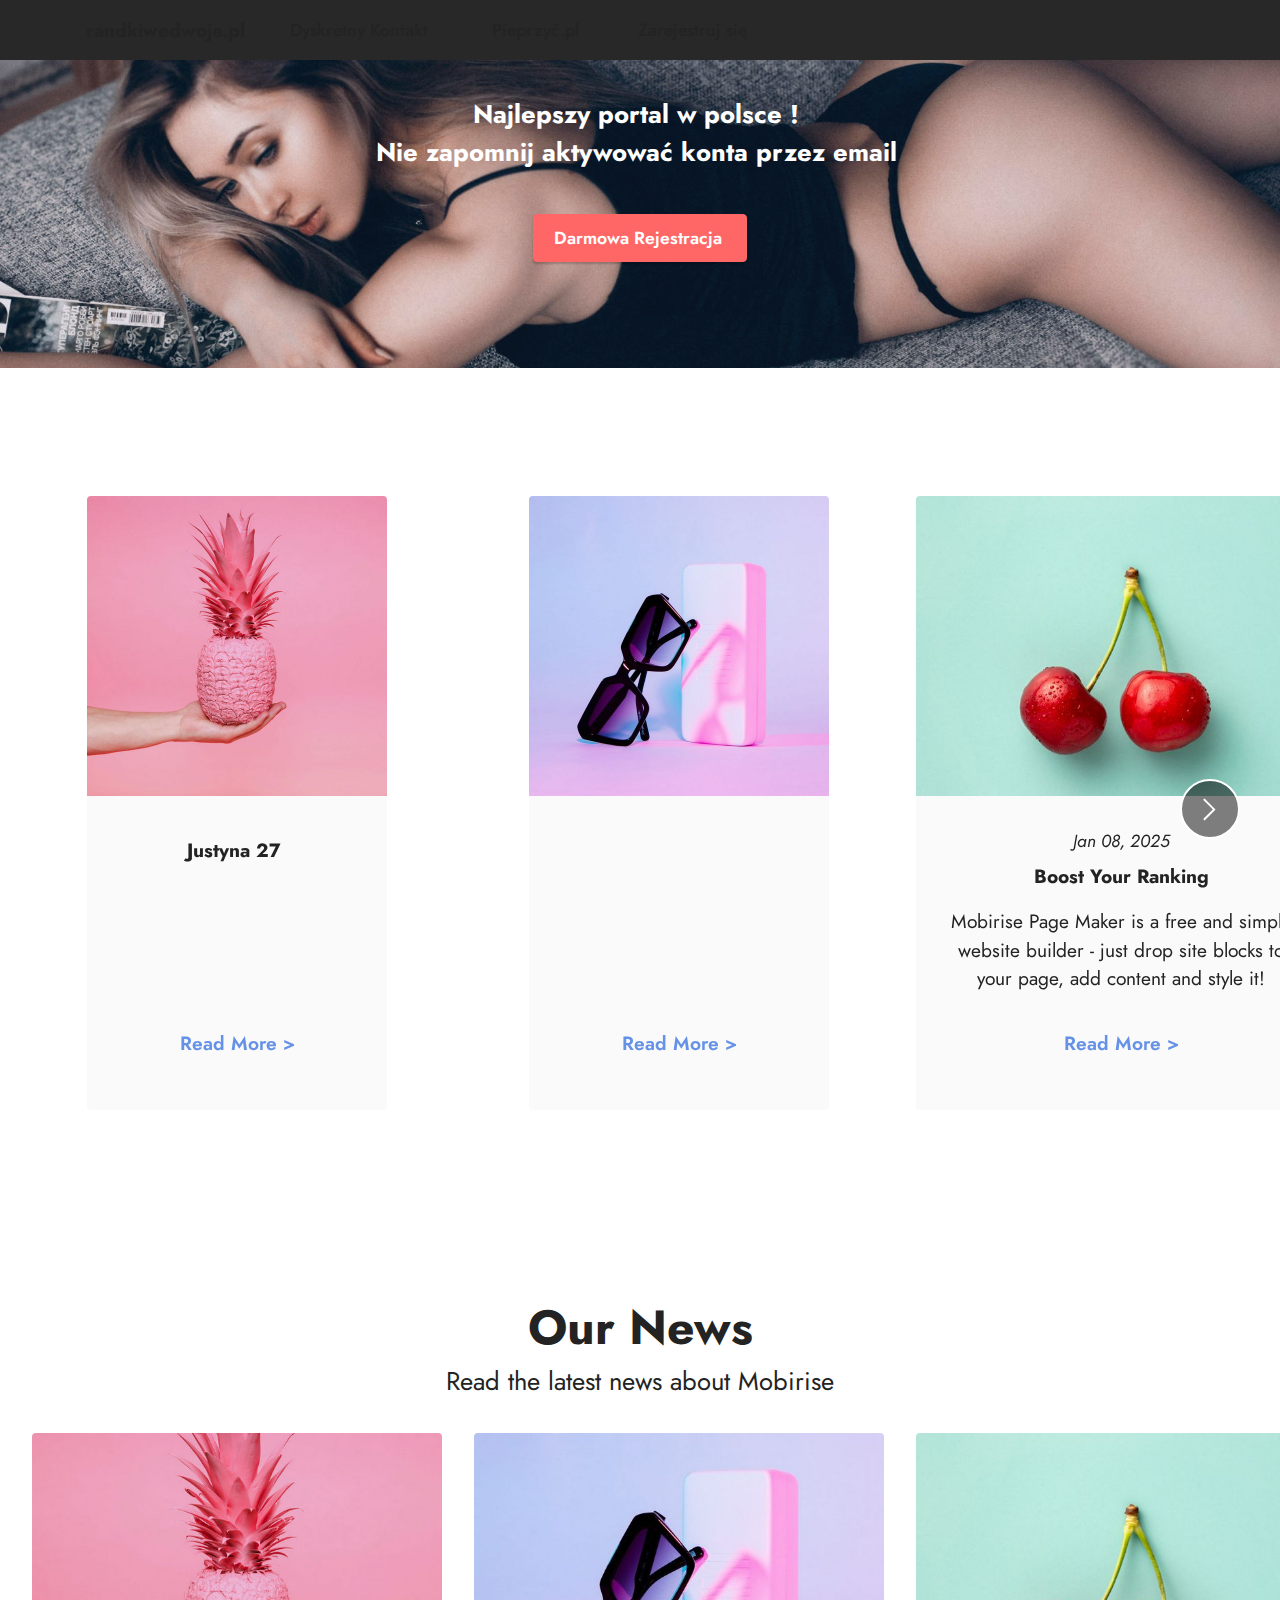
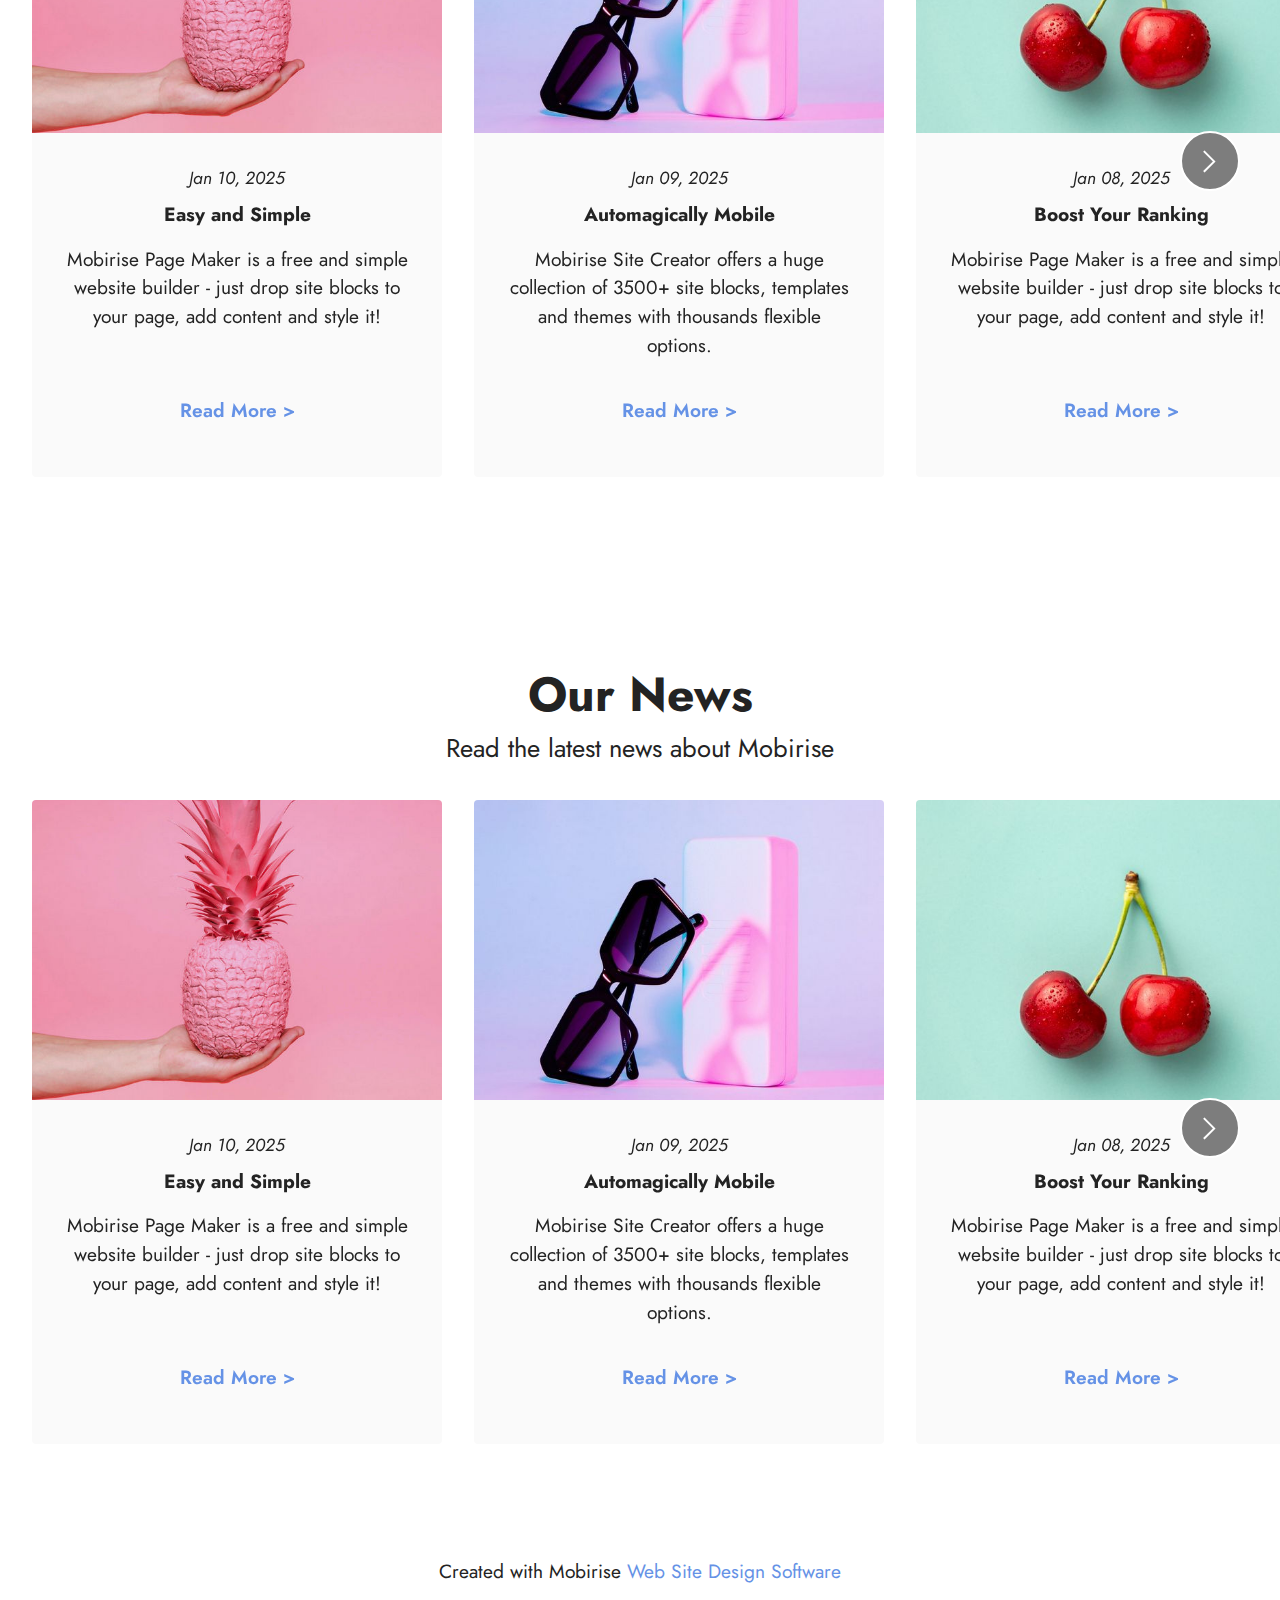
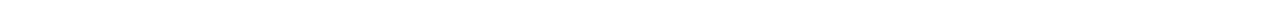
<file: assets/page1.html>
<!DOCTYPE html>
<html  >
<head>
  <!-- Site made with Mobirise Website Builder v5.6.8, https://mobirise.com -->
  <meta charset="UTF-8">
  <meta http-equiv="X-UA-Compatible" content="IE=edge">
  <meta name="generator" content="Mobirise v5.6.8, mobirise.com">
  <meta name="twitter:card" content="summary_large_image"/>
  <meta name="twitter:image:src" content="">
  <meta property="og:image" content="">
  <meta name="twitter:title" content="Page 1">
  <meta name="viewport" content="width=device-width, initial-scale=1, minimum-scale=1">
  <link rel="shortcut icon" href="assets/images/logo.png" type="image/x-icon">
  <meta name="description" content="">
  
  
  <title>Page 1</title>
  <link rel="stylesheet" href="assets/web/assets/mobirise-icons2/mobirise2.css">
  <link rel="stylesheet" href="assets/bootstrap/css/bootstrap.min.css">
  <link rel="stylesheet" href="assets/bootstrap/css/bootstrap-grid.min.css">
  <link rel="stylesheet" href="assets/bootstrap/css/bootstrap-reboot.min.css">
  <link rel="stylesheet" href="assets/dropdown/css/style.css">
  <link rel="stylesheet" href="assets/socicon/css/styles.css">
  <link rel="stylesheet" href="assets/theme/css/style.css">
  <link rel="preload" href="https://fonts.googleapis.com/css?family=Jost:100,200,300,400,500,600,700,800,900,100i,200i,300i,400i,500i,600i,700i,800i,900i&display=swap" as="style" onload="this.onload=null;this.rel='stylesheet'">
  <noscript><link rel="stylesheet" href="https://fonts.googleapis.com/css?family=Jost:100,200,300,400,500,600,700,800,900,100i,200i,300i,400i,500i,600i,700i,800i,900i&display=swap"></noscript>
  <link rel="preload" as="style" href="assets/mobirise/css/mbr-additional.css"><link rel="stylesheet" href="assets/mobirise/css/mbr-additional.css" type="text/css">
  
  
  
  
</head>
<body>
  
  <section data-bs-version="5.1" class="menu menu1 cid-t4LFJuw7pA" once="menu" id="menu1-m">
    

    <nav class="navbar navbar-dropdown navbar-fixed-top navbar-expand-lg">
        <div class="container">
            <div class="navbar-brand">
                
                <span class="navbar-caption-wrap"><a class="navbar-caption text-black text-primary display-7" href="https://myclick-2.com/p/c44T/d2hb/AVPZ">randkiwedwoje.pl</a></span>
            </div>
            <button class="navbar-toggler" type="button" data-toggle="collapse" data-bs-toggle="collapse" data-target="#navbarSupportedContent" data-bs-target="#navbarSupportedContent" aria-controls="navbarNavAltMarkup" aria-expanded="false" aria-label="Toggle navigation">
                <div class="hamburger">
                    <span></span>
                    <span></span>
                    <span></span>
                    <span></span>
                </div>
            </button>
            <div class="collapse navbar-collapse" id="navbarSupportedContent">
                <ul class="navbar-nav nav-dropdown nav-right" data-app-modern-menu="true"><li class="nav-item"><a class="nav-link link text-black text-primary display-4" href="https://transfer-2.com/p/c44T/ERtb/ndcd">Dyskretny Kontakt&nbsp;</a></li>
                    <li class="nav-item"><a class="nav-link link text-black text-primary display-4" href="https://transfer-2.com/p/c44T/ERtb/ndcd">Pieprzyć.pl</a></li>
                    <li class="nav-item"><a class="nav-link link text-black text-primary display-4" href="https://transfer-2.com/p/c44T/fKJb/oUgU?ld=3960">Zarejestruj się&nbsp;&nbsp;</a>
                    </li></ul>
                
                
            </div>
        </div>
    </nav>
</section>

<section data-bs-version="5.1" class="info1 cid-t4LKfQYP1h" id="info1-r">
    

    
    <div class="mbr-overlay" style="opacity: 0.1; background-color: rgb(68, 121, 217);"></div>
    <div class="align-center container">
        <div class="row justify-content-center">
            <div class="col-12 col-lg-8">
                <h3 class="mbr-section-title mb-4 mbr-fonts-style display-5">
                    <strong>Najlepszy portal w polsce !&nbsp;</strong><br><strong>Nie zapomnij aktywować konta przez email&nbsp;</strong></h3>
                
                <div class="mbr-section-btn"><a class="btn btn-secondary display-4" href="https://mobiri.se">Darmowa Rejestracja&nbsp;</a></div>
            </div>
        </div>
    </div>
</section>

<section data-bs-version="5.1" class="slider6 mbr-embla cid-t4LLIQM8lU" id="slider6-w">
    
    
    <div class="position-relative">
        <div class="mbr-section-head">
            <h4 class="mbr-section-title mbr-fonts-style align-center mb-0 display-2"></h4>
            <h5 class="mbr-section-subtitle mbr-fonts-style align-center mb-0 mt-2 display-5"></h5>
        </div>
        <div class="embla mt-4" data-skip-snaps="true" data-align="center" data-contain-scroll="trimSnaps" data-auto-play-interval="5" data-draggable="true">
            <div class="embla__viewport container-fluid">
                <div class="embla__container">
                    <div class="embla__slide slider-image item" style="margin-left: 1rem; margin-right: 1rem;">
                        <div class="slide-content">
                            <div class="item-wrapper">
                                <div class="item-img">
                                    <img src="assets/images/product5.jpg" alt="Mobirise Website Builder" title="">
                                </div>
                            </div>
                            <div class="item-content">
                                <h5 class="item-title mbr-fonts-style display-4"></h5>
                                <h6 class="item-subtitle mbr-fonts-style mt-1 display-7"><strong>Justyna 27&nbsp;</strong></h6>
                                <p class="mbr-text mbr-fonts-style mt-3 display-7"></p>
                            </div>
                            <div class="mbr-section-btn item-footer mt-2"><a href="" class="btn item-btn btn-primary-outline display-7" target="_blank">Read More &gt;</a></div>
                        </div>
                    </div>
                    <div class="embla__slide slider-image item" style="margin-left: 1rem; margin-right: 1rem;">
                        <div class="slide-content">
                            <div class="item-wrapper">
                                <div class="item-img">
                                    <img src="assets/images/product4.jpg" alt="Mobirise Website Builder" title="">
                                </div>
                            </div>
                            <div class="item-content">
                                <h5 class="item-title mbr-fonts-style display-4"></h5>
                                <h6 class="item-subtitle mbr-fonts-style mt-1 display-7"></h6>
                                <p class="mbr-text mbr-fonts-style mt-3 display-7"></p>
                            </div>
                            <div class="mbr-section-btn item-footer mt-2"><a href="" class="btn item-btn btn-primary-outline display-7" target="_blank">Read More &gt;</a></div>
                        </div>
                    </div>
                    <div class="embla__slide slider-image item" style="margin-left: 1rem; margin-right: 1rem;">
                        <div class="slide-content">
                            <div class="item-wrapper">
                                <div class="item-img">
                                    <img src="assets/images/product3.jpg" alt="Mobirise Website Builder" title="">
                                </div>
                            </div>
                            <div class="item-content">
                                <h5 class="item-title mbr-fonts-style display-4"><em>Jan 08, 2025</em></h5>
                                <h6 class="item-subtitle mbr-fonts-style mt-1 display-7"><strong>Boost Your Ranking</strong></h6>
                                <p class="mbr-text mbr-fonts-style mt-3 display-7">Mobirise Page Maker is a free and simple
                                    website builder - just drop site blocks to your page, add content and style it!</p>
                            </div>
                            <div class="mbr-section-btn item-footer mt-2"><a href="" class="btn item-btn btn-primary-outline display-7" target="_blank">Read More &gt;</a></div>
                        </div>
                    </div>
                    <div class="embla__slide slider-image item" style="margin-left: 1rem; margin-right: 1rem;">
                        <div class="slide-content">
                            <div class="item-wrapper">
                                <div class="item-img">
                                    <img src="assets/images/product4.jpg" alt="Mobirise Website Builder" title="">
                                </div>
                            </div>
                            <div class="item-content">
                                <h5 class="item-title mbr-fonts-style display-4"><em>Jan 08, 2025</em></h5>
                                <h6 class="item-subtitle mbr-fonts-style mt-1 display-7"><strong>Boost Your Ranking</strong></h6>
                                <p class="mbr-text mbr-fonts-style mt-3 display-7">Mobirise Page Maker is a free and simple
                                    website builder - just drop site blocks to your page, add content and style it!</p>
                            </div>
                            <div class="mbr-section-btn item-footer mt-2"><a href="" class="btn item-btn btn-primary-outline display-7" target="_blank">Read More &gt;</a></div>
                        </div>
                    </div>
                </div>
            </div>
            <button class="embla__button embla__button--prev">
                <span class="mobi-mbri mobi-mbri-arrow-prev mbr-iconfont" aria-hidden="true"></span>
                <span class="sr-only visually-hidden visually-hidden">Previous</span>
            </button>
            <button class="embla__button embla__button--next">
                <span class="mobi-mbri mobi-mbri-arrow-next mbr-iconfont" aria-hidden="true"></span>
                <span class="sr-only visually-hidden visually-hidden">Next</span>
            </button>
        </div>
    </div>
</section>

<section data-bs-version="5.1" class="slider6 mbr-embla cid-t4LLJsRDk8" id="slider6-x">
    
    
    <div class="position-relative">
        <div class="mbr-section-head">
            <h4 class="mbr-section-title mbr-fonts-style align-center mb-0 display-2"><strong>Our News</strong></h4>
            <h5 class="mbr-section-subtitle mbr-fonts-style align-center mb-0 mt-2 display-5">Read the latest news about Mobirise</h5>
        </div>
        <div class="embla mt-4" data-skip-snaps="true" data-align="center" data-contain-scroll="trimSnaps" data-auto-play-interval="5" data-draggable="true">
            <div class="embla__viewport container-fluid">
                <div class="embla__container">
                    <div class="embla__slide slider-image item" style="margin-left: 1rem; margin-right: 1rem;">
                        <div class="slide-content">
                            <div class="item-wrapper">
                                <div class="item-img">
                                    <img src="assets/images/product5.jpg" alt="Mobirise Website Builder" title="">
                                </div>
                            </div>
                            <div class="item-content">
                                <h5 class="item-title mbr-fonts-style display-4"><em>Jan 10, 2025</em></h5>
                                <h6 class="item-subtitle mbr-fonts-style mt-1 display-7"><strong>Easy and Simple</strong></h6>
                                <p class="mbr-text mbr-fonts-style mt-3 display-7">Mobirise Page Maker is a free and simple
                                    website builder - just drop site blocks to your page, add content and style it!</p>
                            </div>
                            <div class="mbr-section-btn item-footer mt-2"><a href="" class="btn item-btn btn-primary-outline display-7" target="_blank">Read More &gt;</a></div>
                        </div>
                    </div>
                    <div class="embla__slide slider-image item" style="margin-left: 1rem; margin-right: 1rem;">
                        <div class="slide-content">
                            <div class="item-wrapper">
                                <div class="item-img">
                                    <img src="assets/images/product4.jpg" alt="Mobirise Website Builder" title="">
                                </div>
                            </div>
                            <div class="item-content">
                                <h5 class="item-title mbr-fonts-style display-4"><em>Jan 09, 2025</em></h5>
                                <h6 class="item-subtitle mbr-fonts-style mt-1 display-7"><strong>Automagically Mobile</strong>
                                </h6>
                                <p class="mbr-text mbr-fonts-style mt-3 display-7">Mobirise Site Creator offers a huge
                                    collection of 3500+ site blocks, templates and themes with thousands flexible options. <br>
                                </p>
                            </div>
                            <div class="mbr-section-btn item-footer mt-2"><a href="" class="btn item-btn btn-primary-outline display-7" target="_blank">Read More &gt;</a></div>
                        </div>
                    </div>
                    <div class="embla__slide slider-image item" style="margin-left: 1rem; margin-right: 1rem;">
                        <div class="slide-content">
                            <div class="item-wrapper">
                                <div class="item-img">
                                    <img src="assets/images/product3.jpg" alt="Mobirise Website Builder" title="">
                                </div>
                            </div>
                            <div class="item-content">
                                <h5 class="item-title mbr-fonts-style display-4"><em>Jan 08, 2025</em></h5>
                                <h6 class="item-subtitle mbr-fonts-style mt-1 display-7"><strong>Boost Your Ranking</strong></h6>
                                <p class="mbr-text mbr-fonts-style mt-3 display-7">Mobirise Page Maker is a free and simple
                                    website builder - just drop site blocks to your page, add content and style it!</p>
                            </div>
                            <div class="mbr-section-btn item-footer mt-2"><a href="" class="btn item-btn btn-primary-outline display-7" target="_blank">Read More &gt;</a></div>
                        </div>
                    </div>
                    <div class="embla__slide slider-image item" style="margin-left: 1rem; margin-right: 1rem;">
                        <div class="slide-content">
                            <div class="item-wrapper">
                                <div class="item-img">
                                    <img src="assets/images/product4.jpg" alt="Mobirise Website Builder" title="">
                                </div>
                            </div>
                            <div class="item-content">
                                <h5 class="item-title mbr-fonts-style display-4"><em>Jan 08, 2025</em></h5>
                                <h6 class="item-subtitle mbr-fonts-style mt-1 display-7"><strong>Boost Your Ranking</strong></h6>
                                <p class="mbr-text mbr-fonts-style mt-3 display-7">Mobirise Page Maker is a free and simple
                                    website builder - just drop site blocks to your page, add content and style it!</p>
                            </div>
                            <div class="mbr-section-btn item-footer mt-2"><a href="" class="btn item-btn btn-primary-outline display-7" target="_blank">Read More &gt;</a></div>
                        </div>
                    </div>
                </div>
            </div>
            <button class="embla__button embla__button--prev">
                <span class="mobi-mbri mobi-mbri-arrow-prev mbr-iconfont" aria-hidden="true"></span>
                <span class="sr-only visually-hidden visually-hidden">Previous</span>
            </button>
            <button class="embla__button embla__button--next">
                <span class="mobi-mbri mobi-mbri-arrow-next mbr-iconfont" aria-hidden="true"></span>
                <span class="sr-only visually-hidden visually-hidden">Next</span>
            </button>
        </div>
    </div>
</section>

<section data-bs-version="5.1" class="slider6 mbr-embla cid-t4LLK70ECF" id="slider6-y">
    
    
    <div class="position-relative">
        <div class="mbr-section-head">
            <h4 class="mbr-section-title mbr-fonts-style align-center mb-0 display-2"><strong>Our News</strong></h4>
            <h5 class="mbr-section-subtitle mbr-fonts-style align-center mb-0 mt-2 display-5">Read the latest news about Mobirise</h5>
        </div>
        <div class="embla mt-4" data-skip-snaps="true" data-align="center" data-contain-scroll="trimSnaps" data-auto-play-interval="5" data-draggable="true">
            <div class="embla__viewport container-fluid">
                <div class="embla__container">
                    <div class="embla__slide slider-image item" style="margin-left: 1rem; margin-right: 1rem;">
                        <div class="slide-content">
                            <div class="item-wrapper">
                                <div class="item-img">
                                    <img src="assets/images/product5.jpg" alt="Mobirise Website Builder" title="">
                                </div>
                            </div>
                            <div class="item-content">
                                <h5 class="item-title mbr-fonts-style display-4"><em>Jan 10, 2025</em></h5>
                                <h6 class="item-subtitle mbr-fonts-style mt-1 display-7"><strong>Easy and Simple</strong></h6>
                                <p class="mbr-text mbr-fonts-style mt-3 display-7">Mobirise Page Maker is a free and simple
                                    website builder - just drop site blocks to your page, add content and style it!</p>
                            </div>
                            <div class="mbr-section-btn item-footer mt-2"><a href="" class="btn item-btn btn-primary-outline display-7" target="_blank">Read More &gt;</a></div>
                        </div>
                    </div>
                    <div class="embla__slide slider-image item" style="margin-left: 1rem; margin-right: 1rem;">
                        <div class="slide-content">
                            <div class="item-wrapper">
                                <div class="item-img">
                                    <img src="assets/images/product4.jpg" alt="Mobirise Website Builder" title="">
                                </div>
                            </div>
                            <div class="item-content">
                                <h5 class="item-title mbr-fonts-style display-4"><em>Jan 09, 2025</em></h5>
                                <h6 class="item-subtitle mbr-fonts-style mt-1 display-7"><strong>Automagically Mobile</strong>
                                </h6>
                                <p class="mbr-text mbr-fonts-style mt-3 display-7">Mobirise Site Creator offers a huge
                                    collection of 3500+ site blocks, templates and themes with thousands flexible options. <br>
                                </p>
                            </div>
                            <div class="mbr-section-btn item-footer mt-2"><a href="" class="btn item-btn btn-primary-outline display-7" target="_blank">Read More &gt;</a></div>
                        </div>
                    </div>
                    <div class="embla__slide slider-image item" style="margin-left: 1rem; margin-right: 1rem;">
                        <div class="slide-content">
                            <div class="item-wrapper">
                                <div class="item-img">
                                    <img src="assets/images/product3.jpg" alt="Mobirise Website Builder" title="">
                                </div>
                            </div>
                            <div class="item-content">
                                <h5 class="item-title mbr-fonts-style display-4"><em>Jan 08, 2025</em></h5>
                                <h6 class="item-subtitle mbr-fonts-style mt-1 display-7"><strong>Boost Your Ranking</strong></h6>
                                <p class="mbr-text mbr-fonts-style mt-3 display-7">Mobirise Page Maker is a free and simple
                                    website builder - just drop site blocks to your page, add content and style it!</p>
                            </div>
                            <div class="mbr-section-btn item-footer mt-2"><a href="" class="btn item-btn btn-primary-outline display-7" target="_blank">Read More &gt;</a></div>
                        </div>
                    </div>
                    <div class="embla__slide slider-image item" style="margin-left: 1rem; margin-right: 1rem;">
                        <div class="slide-content">
                            <div class="item-wrapper">
                                <div class="item-img">
                                    <img src="assets/images/product4.jpg" alt="Mobirise Website Builder" title="">
                                </div>
                            </div>
                            <div class="item-content">
                                <h5 class="item-title mbr-fonts-style display-4"><em>Jan 08, 2025</em></h5>
                                <h6 class="item-subtitle mbr-fonts-style mt-1 display-7"><strong>Boost Your Ranking</strong></h6>
                                <p class="mbr-text mbr-fonts-style mt-3 display-7">Mobirise Page Maker is a free and simple
                                    website builder - just drop site blocks to your page, add content and style it!</p>
                            </div>
                            <div class="mbr-section-btn item-footer mt-2"><a href="" class="btn item-btn btn-primary-outline display-7" target="_blank">Read More &gt;</a></div>
                        </div>
                    </div>
                </div>
            </div>
            <button class="embla__button embla__button--prev">
                <span class="mobi-mbri mobi-mbri-arrow-prev mbr-iconfont" aria-hidden="true"></span>
                <span class="sr-only visually-hidden visually-hidden">Previous</span>
            </button>
            <button class="embla__button embla__button--next">
                <span class="mobi-mbri mobi-mbri-arrow-next mbr-iconfont" aria-hidden="true"></span>
                <span class="sr-only visually-hidden visually-hidden">Next</span>
            </button>
        </div>
    </div>
</section><section class="display-7" style="padding: 0;align-items: center;justify-content: center;flex-wrap: wrap;    align-content: center;display: flex;position: relative;height: 4rem;"><a href="https://mobiri.se/2691342" style="flex: 1 1;height: 4rem;position: absolute;width: 100%;z-index: 1;"><img alt="" style="height: 4rem;" src="[data-uri]"></a><p style="margin: 0;text-align: center;" class="display-7">Created with Mobirise &#8204;</p><a style="z-index:1" href="https://mobirise.com/website-design-software.html">Web Site Design Software</a></section><script src="assets/bootstrap/js/bootstrap.bundle.min.js"></script>  <script src="assets/smoothscroll/smooth-scroll.js"></script>  <script src="assets/ytplayer/index.js"></script>  <script src="assets/dropdown/js/navbar-dropdown.js"></script>  <script src="assets/embla/embla.min.js"></script>  <script src="assets/embla/script.js"></script>  <script src="assets/theme/js/script.js"></script>  
  
  
</body>
</html>
</file>
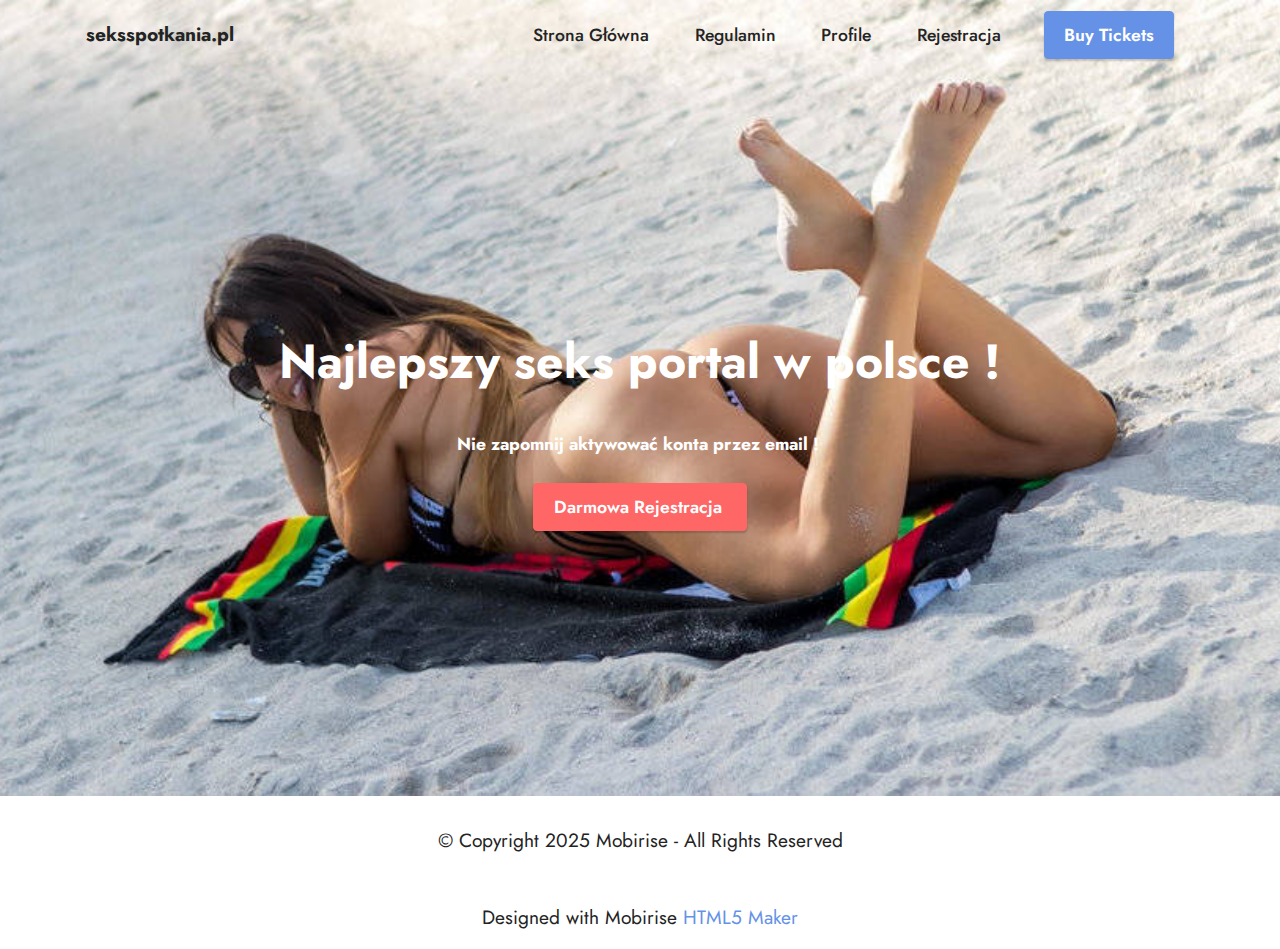
<file: assets/page2.html>
<!DOCTYPE html>
<html  >
<head>
  <!-- Site made with Mobirise Website Builder v5.6.8, https://mobirise.com -->
  <meta charset="UTF-8">
  <meta http-equiv="X-UA-Compatible" content="IE=edge">
  <meta name="generator" content="Mobirise v5.6.8, mobirise.com">
  <meta name="twitter:card" content="summary_large_image"/>
  <meta name="twitter:image:src" content="">
  <meta property="og:image" content="">
  <meta name="twitter:title" content="Page 2">
  <meta name="viewport" content="width=device-width, initial-scale=1, minimum-scale=1">
  <link rel="shortcut icon" href="assets/images/logo.png" type="image/x-icon">
  <meta name="description" content="">
  
  
  <title>Page 2</title>
  <link rel="stylesheet" href="assets/bootstrap/css/bootstrap.min.css">
  <link rel="stylesheet" href="assets/bootstrap/css/bootstrap-grid.min.css">
  <link rel="stylesheet" href="assets/bootstrap/css/bootstrap-reboot.min.css">
  <link rel="stylesheet" href="assets/dropdown/css/style.css">
  <link rel="stylesheet" href="assets/socicon/css/styles.css">
  <link rel="stylesheet" href="assets/theme/css/style.css">
  <link rel="preload" href="https://fonts.googleapis.com/css?family=Jost:100,200,300,400,500,600,700,800,900,100i,200i,300i,400i,500i,600i,700i,800i,900i&display=swap" as="style" onload="this.onload=null;this.rel='stylesheet'">
  <noscript><link rel="stylesheet" href="https://fonts.googleapis.com/css?family=Jost:100,200,300,400,500,600,700,800,900,100i,200i,300i,400i,500i,600i,700i,800i,900i&display=swap"></noscript>
  <link rel="preload" as="style" href="assets/mobirise/css/mbr-additional.css"><link rel="stylesheet" href="assets/mobirise/css/mbr-additional.css" type="text/css">
  
  
  
  
</head>
<body>
  
  <section data-bs-version="5.1" class="menu menu2 cid-sFHpMqcXGj" once="menu" id="menu2-2">
    
    <nav class="navbar navbar-dropdown navbar-expand-lg">
        <div class="container">
            <div class="navbar-brand">
                
                <span class="navbar-caption-wrap"><a class="navbar-caption text-black display-7" href="https://mobiri.se">seksspotkania.pl</a></span>
            </div>
            <button class="navbar-toggler" type="button" data-toggle="collapse" data-bs-toggle="collapse" data-target="#navbarSupportedContent" data-bs-target="#navbarSupportedContent" aria-controls="navbarNavAltMarkup" aria-expanded="false" aria-label="Toggle navigation">
                <div class="hamburger">
                    <span></span>
                    <span></span>
                    <span></span>
                    <span></span>
                </div>
            </button>
            <div class="collapse navbar-collapse" id="navbarSupportedContent">
                <ul class="navbar-nav nav-dropdown" data-app-modern-menu="true"><li class="nav-item"><a class="nav-link link text-black text-primary display-4" href="#top">Strona Główna</a></li>
                    <li class="nav-item"><a class="nav-link link text-black text-primary display-4" href="index.html#timeline3-4">Regulamin</a></li>
                    <li class="nav-item"><a class="nav-link link text-black text-primary display-4" href="index.html#features19-e">Profile</a>
                    </li><li class="nav-item"><a class="nav-link link text-black text-primary display-4" href="index.html#map1-a">Rejestracja</a></li></ul>
                
                <div class="navbar-buttons mbr-section-btn"><a class="btn btn-primary display-4" href="https://mobiri.se">Buy Tickets</a></div>
            </div>
        </div>
    </nav>
</section>

<section data-bs-version="5.1" class="header9 cid-sFHoAfPmXB" id="header9-1">

    

    <div class="mbr-overlay" style="opacity: 0; background-color: rgb(210, 253, 255);"></div>

    <div class="text-center container">
        <div class="row justify-content-center">
            <div class="col-md-12 col-lg-9">
                <h1 class="mbr-section-title mbr-fonts-style mb-3 display-2"><strong>Najlepszy seks portal w polsce !</strong></h1>
                <p class="mbr-text mbr-fonts-style display-4"><br><strong>Nie zapomnij aktywować konta przez email !&nbsp;</strong></p>
                <div class="mbr-section-btn mt-3"><a class="btn btn-secondary display-4" href="https://mobiri.se">Darmowa Rejestracja&nbsp;</a></div>
            </div>
        </div>
    </div>
</section>

<section data-bs-version="5.1" class="footer7 cid-sFHu2wLoQp" once="footers" id="footer7-9">

    

    

    <div class="container">
        <div class="row align-center mbr-white">
            <div class="col-12">
                <p class="mbr-text mb-0 mbr-fonts-style display-7">
                    © Copyright 2025 Mobirise - All Rights Reserved
                </p>
            </div>
        </div>
    </div>
</section><section class="display-7" style="padding: 0;align-items: center;justify-content: center;flex-wrap: wrap;    align-content: center;display: flex;position: relative;height: 4rem;"><a href="https://mobiri.se/2691342" style="flex: 1 1;height: 4rem;position: absolute;width: 100%;z-index: 1;"><img alt="" style="height: 4rem;" src="[data-uri]"></a><p style="margin: 0;text-align: center;" class="display-7">Designed with Mobirise &#8204;</p><a style="z-index:1" href="https://mobirise.com/html-builder.html">HTML5 Maker</a></section><script src="assets/bootstrap/js/bootstrap.bundle.min.js"></script>  <script src="assets/smoothscroll/smooth-scroll.js"></script>  <script src="assets/ytplayer/index.js"></script>  <script src="assets/dropdown/js/navbar-dropdown.js"></script>  <script src="assets/theme/js/script.js"></script>  
  
  
</body>
</html>
</file>
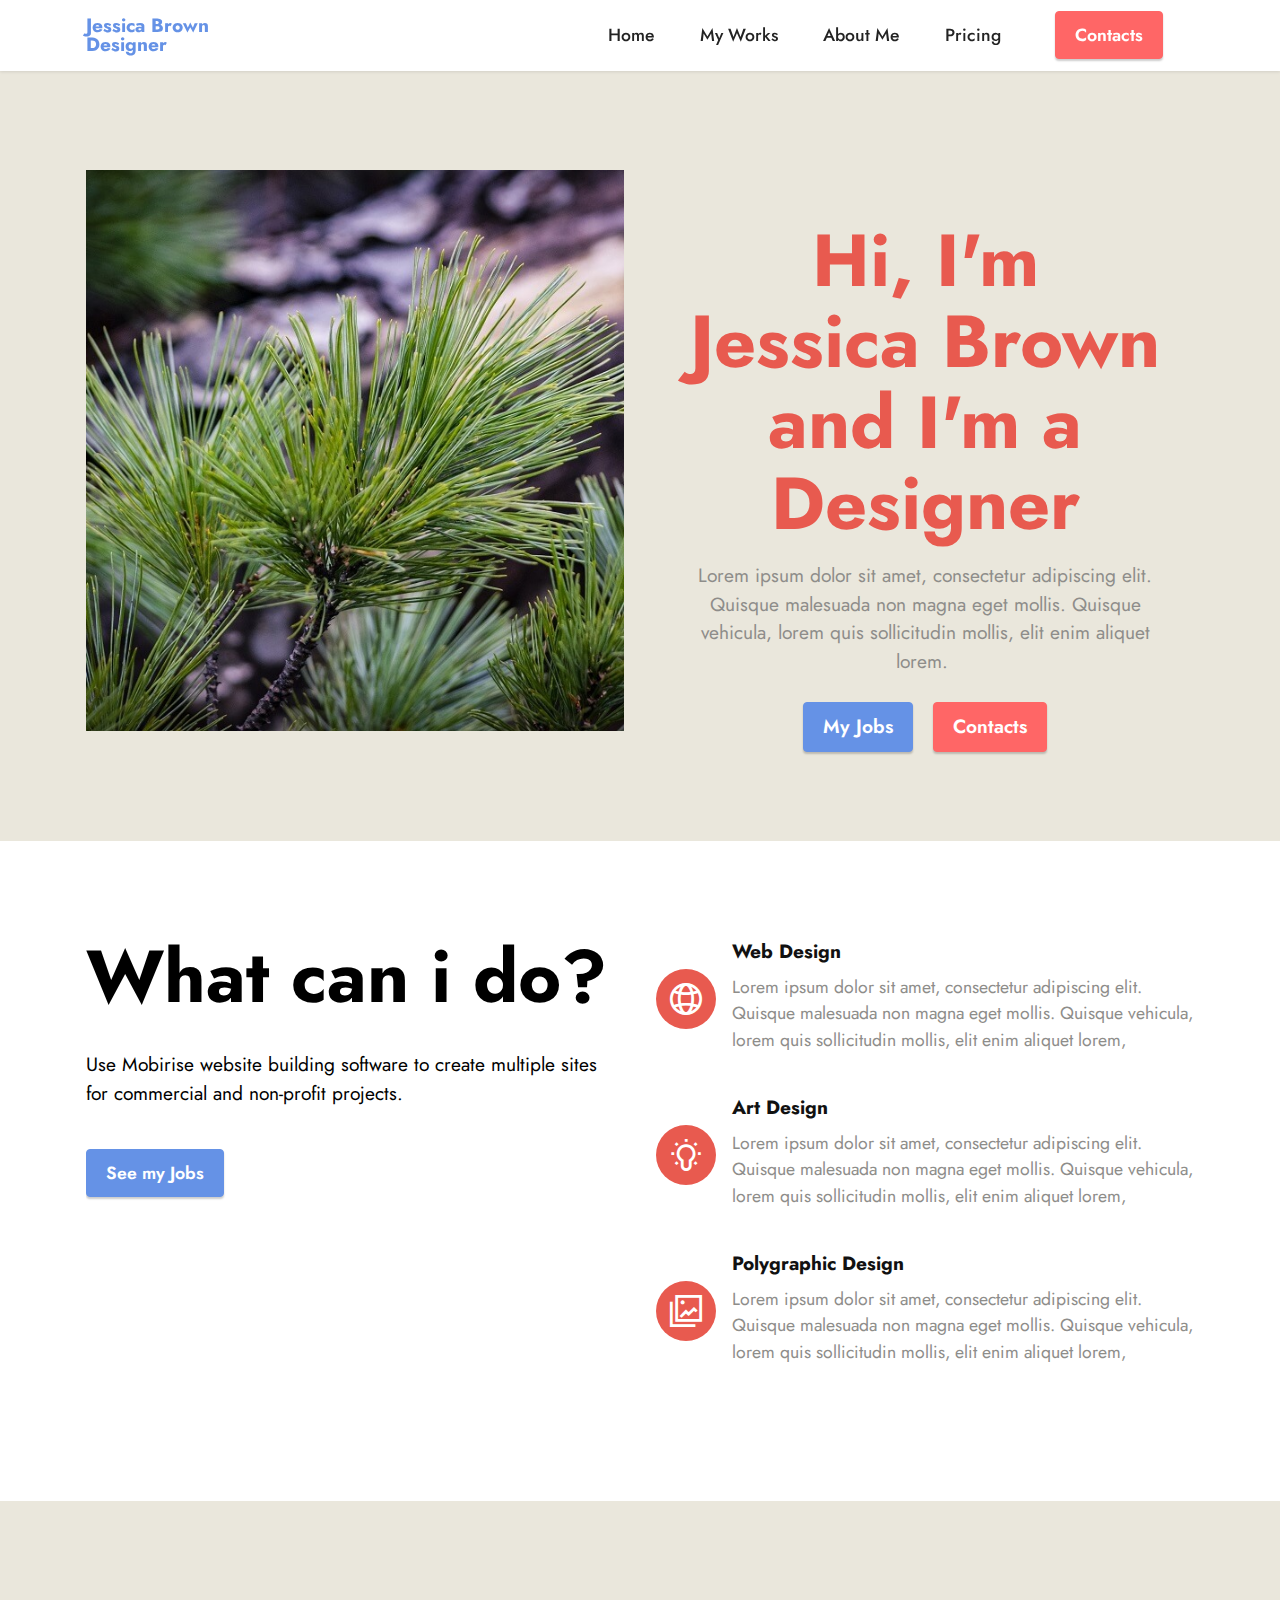
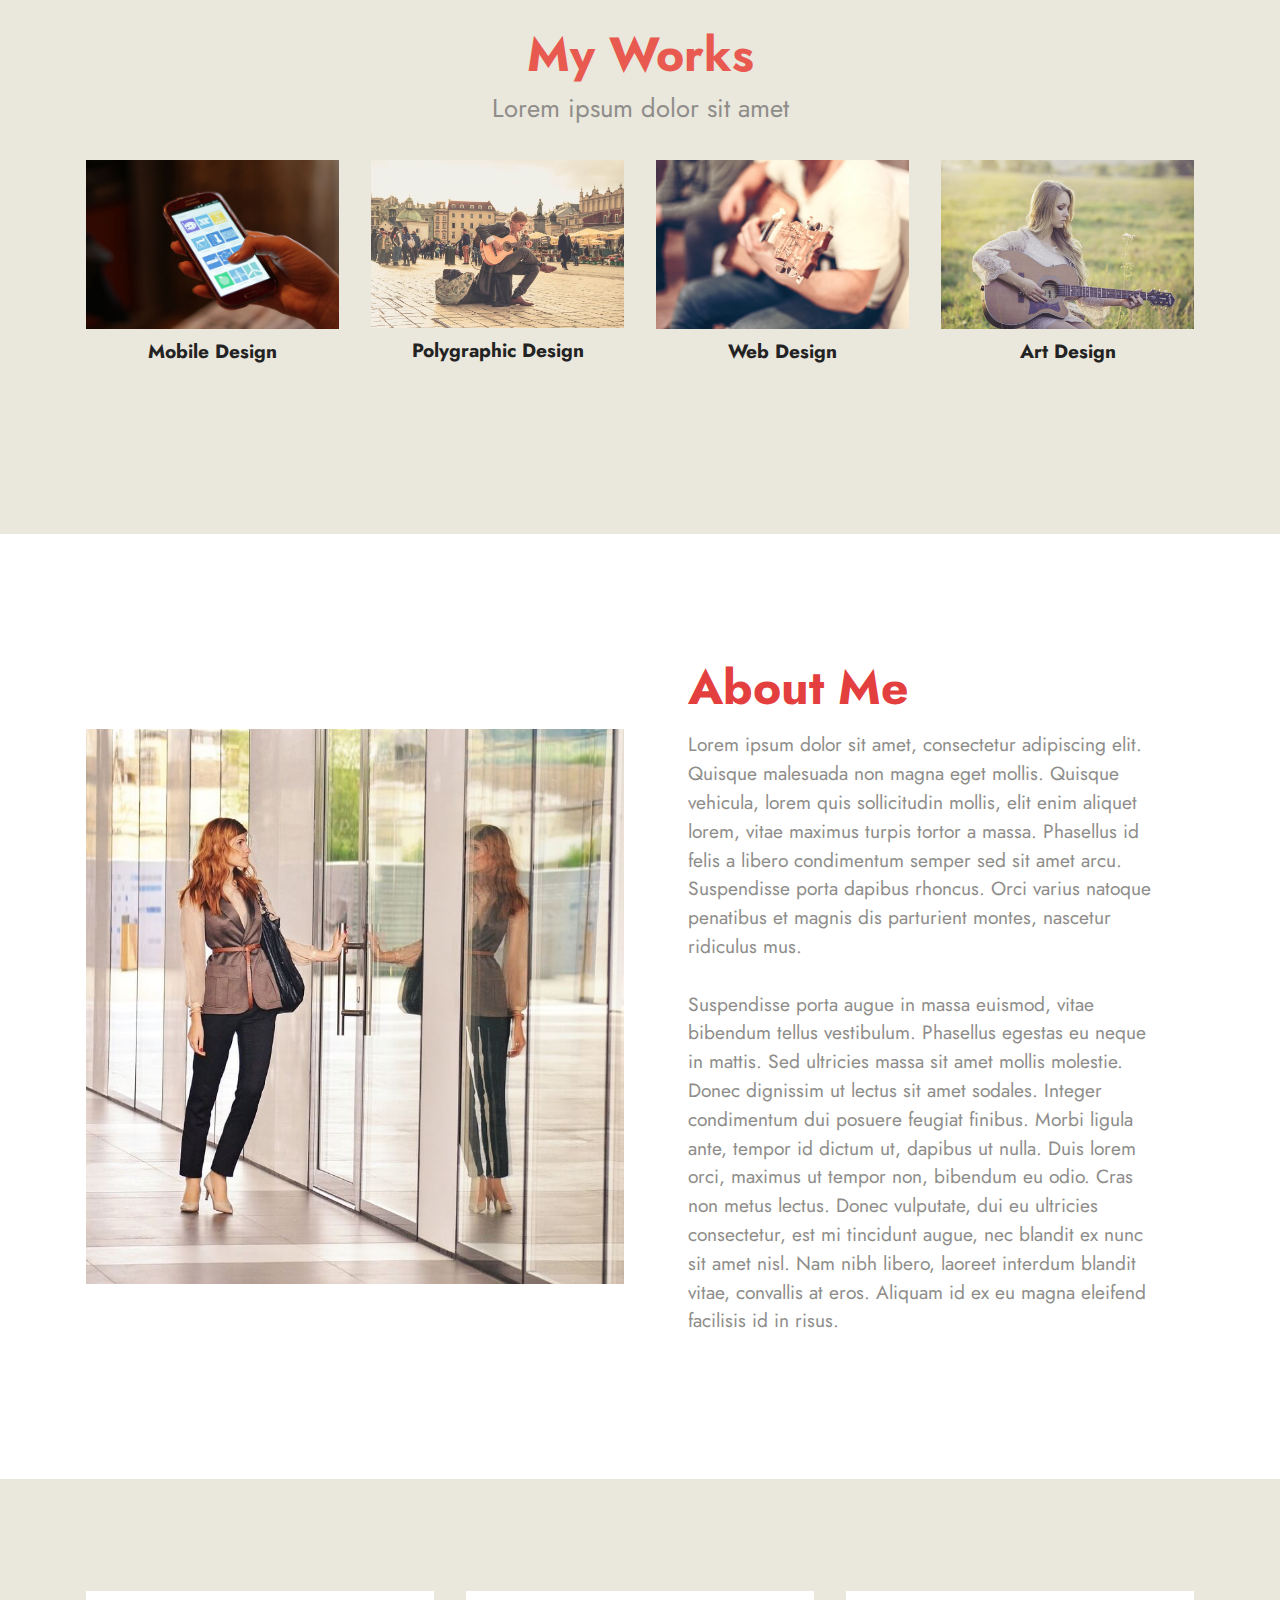
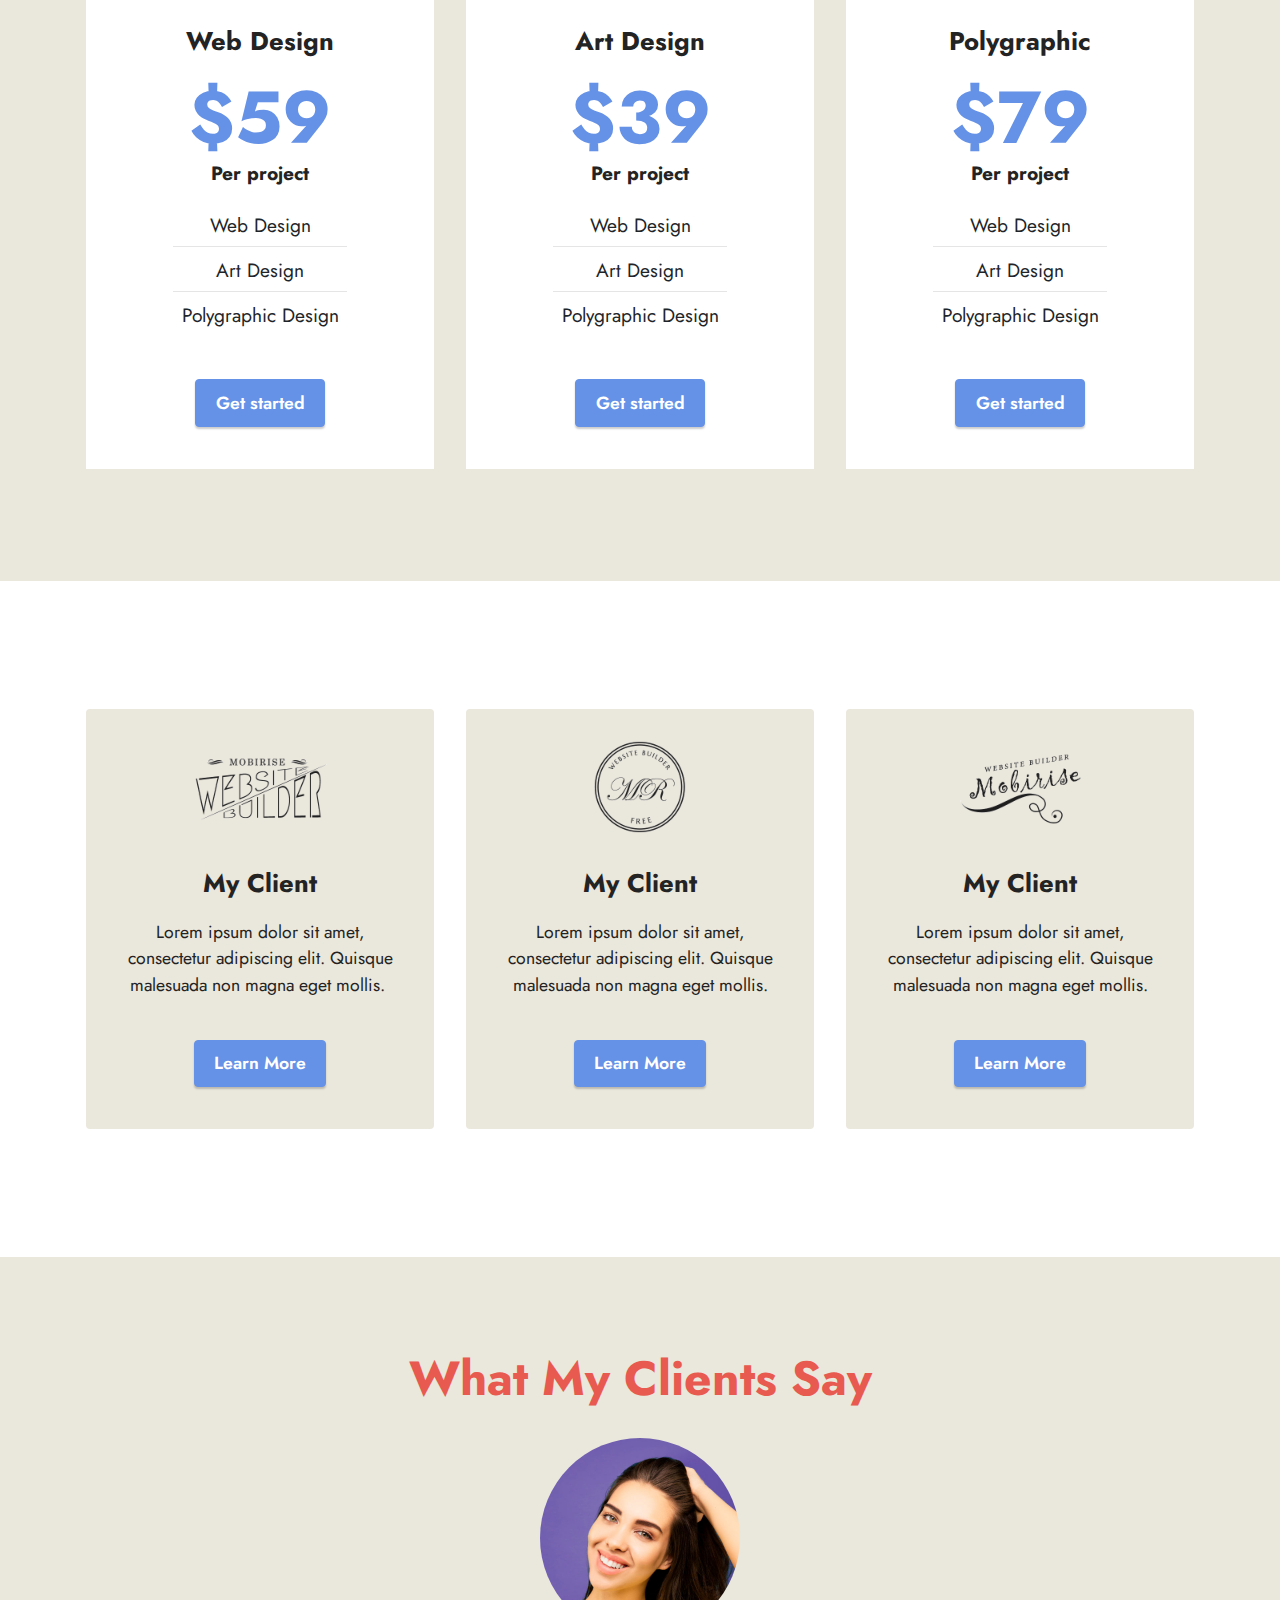
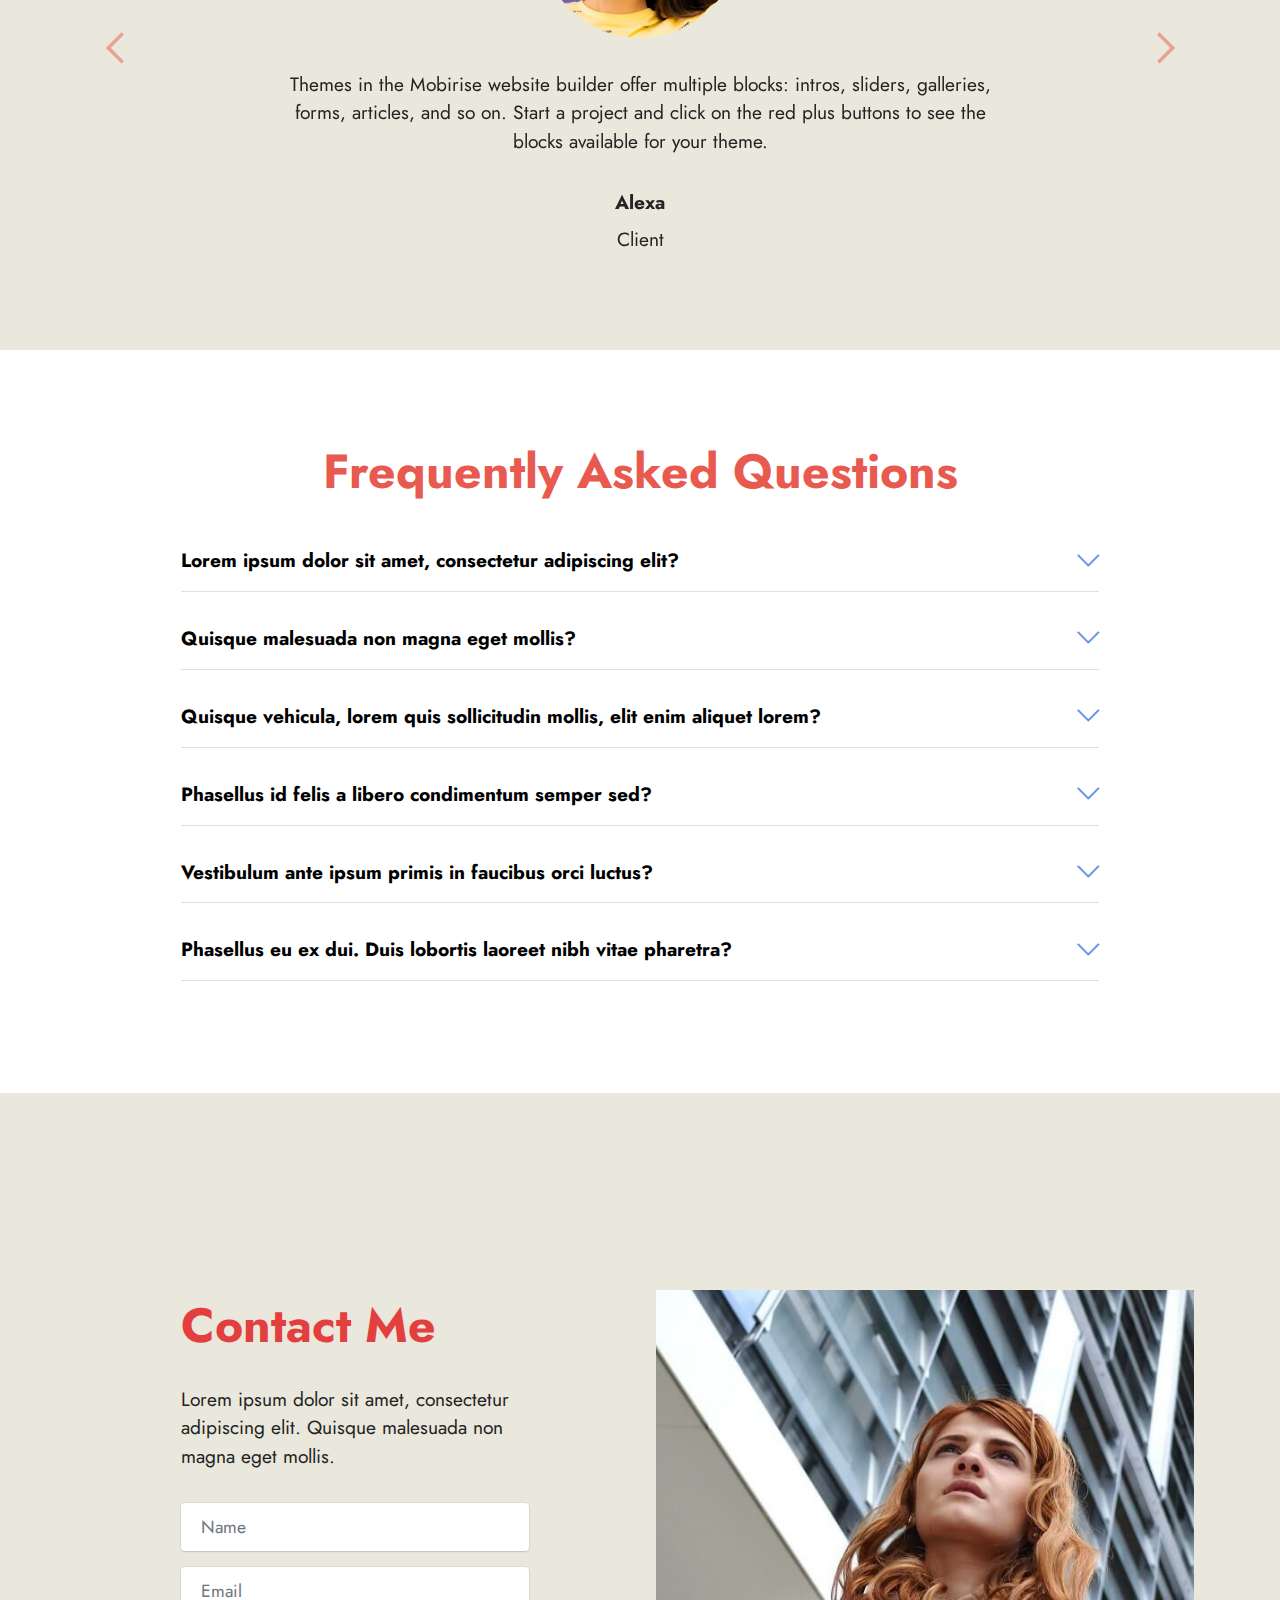
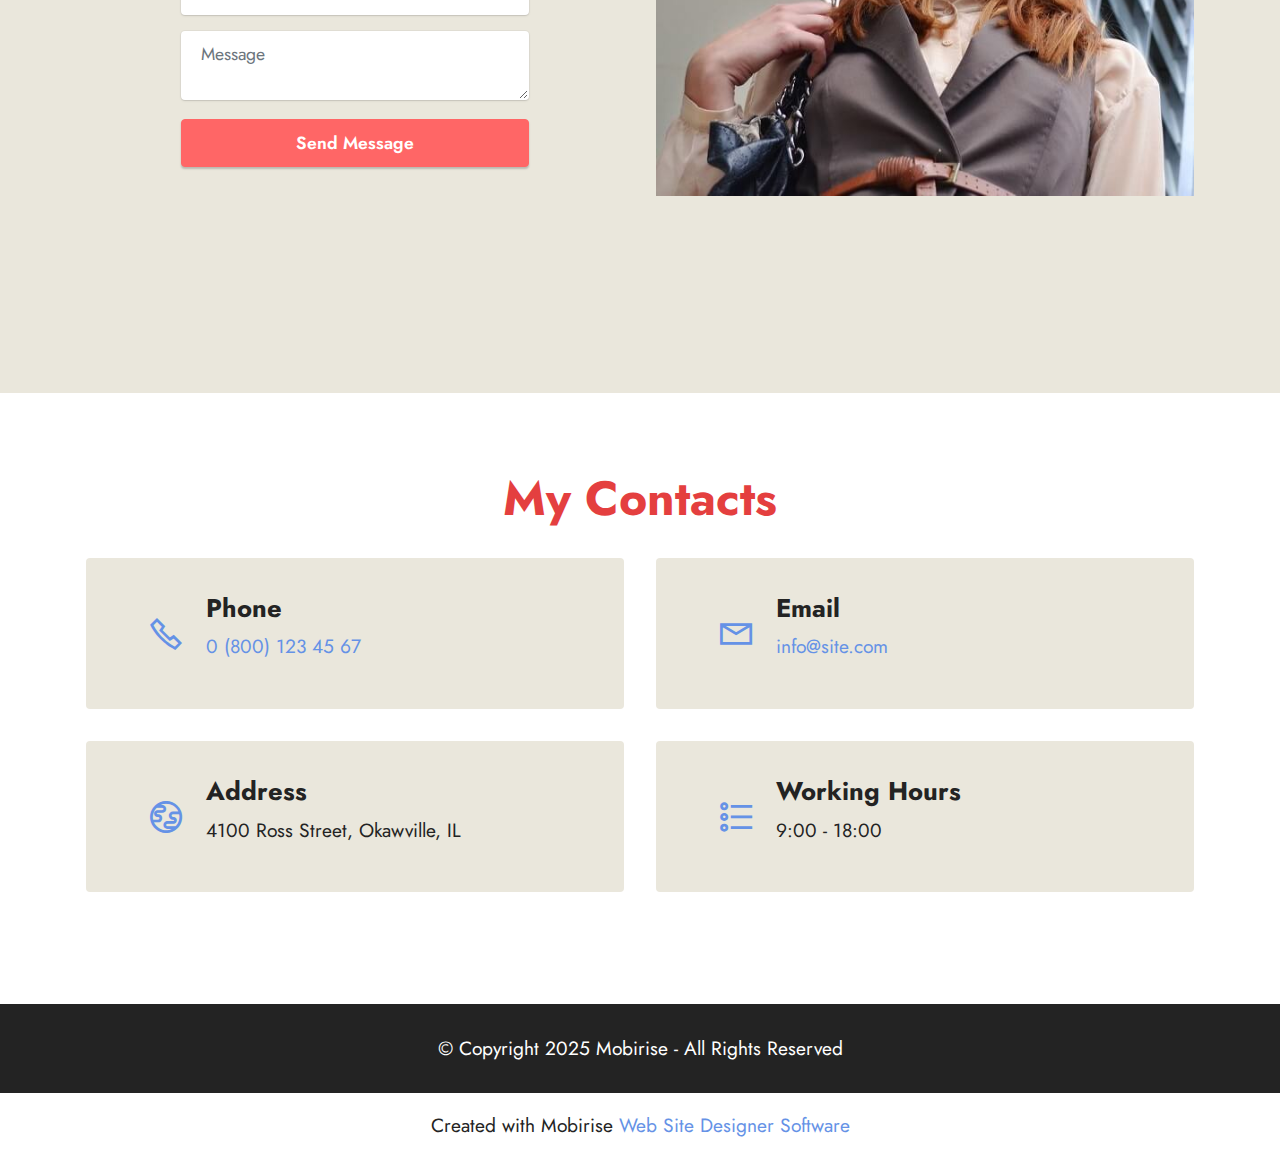
<file: assets/page3.html>
<!DOCTYPE html>
<html  >
<head>
  <!-- Site made with Mobirise Website Builder v5.6.8, https://mobirise.com -->
  <meta charset="UTF-8">
  <meta http-equiv="X-UA-Compatible" content="IE=edge">
  <meta name="generator" content="Mobirise v5.6.8, mobirise.com">
  <meta name="twitter:card" content="summary_large_image"/>
  <meta name="twitter:image:src" content="">
  <meta property="og:image" content="">
  <meta name="twitter:title" content="Page 3">
  <meta name="viewport" content="width=device-width, initial-scale=1, minimum-scale=1">
  <link rel="shortcut icon" href="assets/images/logo.png" type="image/x-icon">
  <meta name="description" content="">
  
  
  <title>Page 3</title>
  <link rel="stylesheet" href="assets/web/assets/mobirise-icons2/mobirise2.css">
  <link rel="stylesheet" href="assets/web/assets/mobirise-icons/mobirise-icons.css">
  <link rel="stylesheet" href="assets/bootstrap/css/bootstrap.min.css">
  <link rel="stylesheet" href="assets/bootstrap/css/bootstrap-grid.min.css">
  <link rel="stylesheet" href="assets/bootstrap/css/bootstrap-reboot.min.css">
  <link rel="stylesheet" href="assets/dropdown/css/style.css">
  <link rel="stylesheet" href="assets/socicon/css/styles.css">
  <link rel="stylesheet" href="assets/theme/css/style.css">
  <link rel="preload" href="https://fonts.googleapis.com/css?family=Jost:100,200,300,400,500,600,700,800,900,100i,200i,300i,400i,500i,600i,700i,800i,900i&display=swap" as="style" onload="this.onload=null;this.rel='stylesheet'">
  <noscript><link rel="stylesheet" href="https://fonts.googleapis.com/css?family=Jost:100,200,300,400,500,600,700,800,900,100i,200i,300i,400i,500i,600i,700i,800i,900i&display=swap"></noscript>
  <link rel="preload" as="style" href="assets/mobirise/css/mbr-additional.css"><link rel="stylesheet" href="assets/mobirise/css/mbr-additional.css" type="text/css">
  
  
  
  
</head>
<body>
  
  <section data-bs-version="5.1" class="menu menu2 cid-sFF0ciwnEL" once="menu" id="menu2-0">
    
    <nav class="navbar navbar-dropdown navbar-fixed-top navbar-expand-lg">
        <div class="container">
            <div class="navbar-brand">
                
                <span class="navbar-caption-wrap"><a class="navbar-caption text-primary display-7" href="https://mobiri.se">Jessica Brown<br>Designer<br></a></span>
            </div>
            <button class="navbar-toggler" type="button" data-toggle="collapse" data-bs-toggle="collapse" data-target="#navbarSupportedContent" data-bs-target="#navbarSupportedContent" aria-controls="navbarNavAltMarkup" aria-expanded="false" aria-label="Toggle navigation">
                <div class="hamburger">
                    <span></span>
                    <span></span>
                    <span></span>
                    <span></span>
                </div>
            </button>
            <div class="collapse navbar-collapse" id="navbarSupportedContent">
                <ul class="navbar-nav nav-dropdown" data-app-modern-menu="true"><li class="nav-item"><a class="nav-link link text-black text-primary display-4" href="#top">Home</a></li>
                    <li class="nav-item"><a class="nav-link link text-black text-primary display-4" href="index.html#gallery5-3">My Works</a></li><li class="nav-item"><a class="nav-link link text-black text-primary display-4" href="index.html#image1-b">About Me</a></li>
                    <li class="nav-item"><a class="nav-link link text-black text-primary display-4" href="index.html#pricing2-c">Pricing</a>
                    </li></ul>
                
                <div class="navbar-buttons mbr-section-btn"><a class="btn btn-secondary display-4" href="index.html#form4-6">
                        Contacts</a></div>
            </div>
        </div>
    </nav>
</section>

<section data-bs-version="5.1" class="header11 cid-sFF0SGinka" id="header11-1">

    

    

    <div class="container">
        <div class="row justify-content-center">
            <div class="col-12 col-md-6 image-wrapper">
                <img class="w-100" src="assets/images/mbr.jpeg" alt="Mobirise Website Builder">
            </div>
            <div class="col-12 col-md">
                <div class="text-wrapper text-center">
                    <h1 class="mbr-section-title mbr-fonts-style mb-3 display-1">
                        <strong>
</strong><div><strong><br></strong></div><div><strong>Hi, I'm Jessica Brown and I'm a Designer</strong></div></h1>
                    <p class="mbr-text mbr-fonts-style display-7">Lorem ipsum dolor sit amet, consectetur adipiscing elit. Quisque malesuada non magna eget mollis. Quisque vehicula, lorem quis sollicitudin mollis, elit enim aliquet lorem.&nbsp;</p>
                    <div class="mbr-section-btn mt-3"><a class="btn btn-primary display-7" href="index.html#gallery5-3">My Jobs</a> <a class="btn btn-secondary display-7" href="index.html#form4-6">Contacts</a></div>
                </div>
            </div>
        </div>
    </div>
</section>

<section data-bs-version="5.1" class="features12 cid-sFF3eJNZDT" id="features13-2">

    
    
    <div class="container">
        <div class="row justify-content-center">
            <div class="col-12 col-lg-6">
                <div class="card-wrapper">
                    <div class="card-box align-left">
                        <h4 class="card-title mbr-fonts-style mb-4 display-1"><strong>What can i do?</strong></h4>
                        <p class="mbr-text mbr-fonts-style mb-4 display-7">
                            Use Mobirise website building software to create multiple sites for commercial and non-profit projects.</p>
                        <div class="mbr-section-btn"><a class="btn btn-primary display-4" href="https://mobiri.se">See my Jobs</a></div>
                    </div>
                </div>
            </div>
            <div class="col-12 col-lg-6">
                <div class="item mbr-flex">
                    <div class="icon-box">
                        <span class="mbr-iconfont mobi-mbri-globe-2 mobi-mbri"></span>
                    </div>
                    <div class="text-box">
                        <h4 class="icon-title mbr-black mbr-fonts-style display-7">
                            <strong>Web Design</strong></h4>
                        <h5 class="icon-text mbr-black mbr-fonts-style display-4">Lorem ipsum dolor sit amet, consectetur adipiscing elit. Quisque malesuada non magna eget mollis. Quisque vehicula, lorem quis sollicitudin mollis, elit enim aliquet lorem,&nbsp;</h5>
                    </div>
                </div>
                <div class="item mbr-flex">
                    <div class="icon-box">
                        <span class="mbr-iconfont mobi-mbri-idea mobi-mbri"></span>
                    </div>
                    <div class="text-box">
                        <h4 class="icon-title mbr-black mbr-fonts-style display-7">
                            <strong>Art Design</strong></h4>
                        <h5 class="icon-text mbr-black mbr-fonts-style display-4">Lorem ipsum dolor sit amet, consectetur adipiscing elit. Quisque malesuada non magna eget mollis. Quisque vehicula, lorem quis sollicitudin mollis, elit enim aliquet lorem,&nbsp;</h5>
                    </div>
                </div>
                <div class="item mbr-flex">
                    <div class="icon-box">
                        <span class="mbr-iconfont mobi-mbri-photo mobi-mbri"></span>
                    </div>
                    <div class="text-box">
                        <h4 class="icon-title mbr-black mbr-fonts-style display-7"><strong>Polygraphic Design</strong></h4>
                        <h5 class="icon-text mbr-black mbr-fonts-style display-4">Lorem ipsum dolor sit amet, consectetur adipiscing elit. Quisque malesuada non magna eget mollis. Quisque vehicula, lorem quis sollicitudin mollis, elit enim aliquet lorem,&nbsp;</h5>
                    </div>
                </div>
            </div>
        </div>
    </div>
</section>

<section data-bs-version="5.1" class="gallery5 mbr-gallery cid-sFF3kfZheU" id="gallery5-3">
    

    

    <div class="container">
        <div class="mbr-section-head">
            <h3 class="mbr-section-title mbr-fonts-style align-center m-0 display-2"><strong>My Works</strong></h3>
            <h4 class="mbr-section-subtitle mbr-fonts-style align-center mb-0 mt-2 display-5">Lorem ipsum dolor sit amet</h4>
        </div>
        <div class="row mbr-gallery mt-4">
            <div class="col-12 col-md-6 col-lg-3 item gallery-image">
                <div class="item-wrapper" data-toggle="modal" data-bs-toggle="modal" data-target="#t6Fx4gZeVY-modal" data-bs-target="#t6Fx4gZeVY-modal">
                    <img class="w-100" src="assets/images/mbr-596x397.jpg" alt="Mobirise Website Builder" data-slide-to="0" data-bs-slide-to="0" data-target="#lb-t6Fx4gZeVY" data-bs-target="#lb-t6Fx4gZeVY">
                    <div class="icon-wrapper">
                        <span class="mobi-mbri mobi-mbri-search mbr-iconfont mbr-iconfont-btn"></span>
                    </div>
                </div>
                <h6 class="mbr-item-subtitle mbr-fonts-style align-center mb-2 mt-2 display-7"><strong>Mobile Design</strong></h6>
            </div>
            <div class="col-12 col-md-6 col-lg-3 item gallery-image">
                <div class="item-wrapper" data-toggle="modal" data-bs-toggle="modal" data-target="#t6Fx4gZeVY-modal" data-bs-target="#t6Fx4gZeVY-modal">
                    <img class="w-100" src="assets/images/mbr-3.jpg" alt="Mobirise Website Builder" data-slide-to="1" data-bs-slide-to="1" data-target="#lb-t6Fx4gZeVY" data-bs-target="#lb-t6Fx4gZeVY">
                    <div class="icon-wrapper">
                        <span class="mobi-mbri mobi-mbri-search mbr-iconfont mbr-iconfont-btn"></span>
                    </div>
                </div>
                <h6 class="mbr-item-subtitle mbr-fonts-style align-center mb-2 mt-2 display-7"><strong>Polygraphic Design</strong></h6>
            </div>
            <div class="col-12 col-md-6 col-lg-3 item gallery-image">
                <div class="item-wrapper" data-toggle="modal" data-bs-toggle="modal" data-target="#t6Fx4gZeVY-modal" data-bs-target="#t6Fx4gZeVY-modal">
                    <img class="w-100" src="assets/images/mbr-4.jpg" alt="Mobirise Website Builder" data-slide-to="2" data-bs-slide-to="2" data-target="#lb-t6Fx4gZeVY" data-bs-target="#lb-t6Fx4gZeVY">
                    <div class="icon-wrapper">
                        <span class="mobi-mbri mobi-mbri-search mbr-iconfont mbr-iconfont-btn"></span>
                    </div>
                </div>
                <h6 class="mbr-item-subtitle mbr-fonts-style align-center mb-2 mt-2 display-7"><strong>Web Design</strong></h6>
            </div>
            <div class="col-12 col-md-6 col-lg-3 item gallery-image">
                <div class="item-wrapper" data-toggle="modal" data-bs-toggle="modal" data-target="#t6Fx4gZeVY-modal" data-bs-target="#t6Fx4gZeVY-modal">
                    <img class="w-100" src="assets/images/mbr-6.jpg" alt="Mobirise Website Builder" data-slide-to="3" data-bs-slide-to="3" data-target="#lb-t6Fx4gZeVY" data-bs-target="#lb-t6Fx4gZeVY">
                    <div class="icon-wrapper">
                        <span class="mobi-mbri mobi-mbri-search mbr-iconfont mbr-iconfont-btn"></span>
                    </div>
                </div>
                <h6 class="mbr-item-subtitle mbr-fonts-style align-center mb-2 mt-2 display-7"><strong>Art Design</strong></h6>
            </div>
        </div>

        <div class="modal mbr-slider" tabindex="-1" role="dialog" aria-hidden="true" id="t6Fx4gZeVY-modal">
            <div class="modal-dialog" role="document">
                <div class="modal-content">
                    <div class="modal-body">
                        <div class="carousel slide" id="lb-t6Fx4gZeVY" data-interval="5000" data-bs-interval="5000">
                            <div class="carousel-inner">
                                <div class="carousel-item active">
                                    <img class="d-block w-100" src="assets/images/mbr-596x397.jpg" alt="Mobirise Website Builder">
                                </div>
                                <div class="carousel-item">
                                    <img class="d-block w-100" src="assets/images/mbr-3.jpg" alt="Mobirise Website Builder">
                                </div>
                                <div class="carousel-item">
                                    <img class="d-block w-100" src="assets/images/mbr-4.jpg" alt="Mobirise Website Builder">
                                </div>
                                <div class="carousel-item">
                                    <img class="d-block w-100" src="assets/images/mbr-6.jpg" alt="Mobirise Website Builder">
                                </div>
                            </div>
                            <ol class="carousel-indicators">
                                <li data-slide-to="0" data-bs-slide-to="0" class="active" data-target="#lb-t6Fx4gZeVY" data-bs-target="#lb-t6Fx4gZeVY"></li>
                                <li data-slide-to="1" data-bs-slide-to="1" data-target="#lb-t6Fx4gZeVY" data-bs-target="#lb-t6Fx4gZeVY"></li>
                                <li data-slide-to="2" data-bs-slide-to="2" data-target="#lb-t6Fx4gZeVY" data-bs-target="#lb-t6Fx4gZeVY"></li>
                                <li data-slide-to="3" data-bs-slide-to="3" data-target="#lb-t6Fx4gZeVY" data-bs-target="#lb-t6Fx4gZeVY"></li>
                            </ol>
                            <a role="button" href="" class="close" data-dismiss="modal" data-bs-dismiss="modal" aria-label="Close">
                            </a>
                            <a class="carousel-control-prev carousel-control" role="button" data-slide="prev" data-bs-slide="prev" href="#lb-t6Fx4gZeVY">
                                <span class="mobi-mbri mobi-mbri-arrow-prev" aria-hidden="true"></span>
                                <span class="sr-only visually-hidden">Previous</span>
                            </a>
                            <a class="carousel-control-next carousel-control" role="button" data-slide="next" data-bs-slide="next" href="#lb-t6Fx4gZeVY">
                                <span class="mobi-mbri mobi-mbri-arrow-next" aria-hidden="true"></span>
                                <span class="sr-only visually-hidden">Next</span>
                            </a>
                        </div>
                    </div>
                </div>
            </div>
        </div>
    </div>
</section>

<section data-bs-version="5.1" class="image1 cid-sFF75ZhH2d" id="image1-b">
    

    

    <div class="container">
        <div class="row align-items-center">
            <div class="col-12 col-lg-6">
                <div class="image-wrapper">
                    <img src="assets/images/mbr-3.jpeg" alt="Mobirise Website Builder">
                    
                </div>
            </div>
            <div class="col-12 col-lg">
                <div class="text-wrapper">
                    <h3 class="mbr-section-title mbr-fonts-style mb-3 display-2">
                        <strong>About Me</strong></h3>
                    <p class="mbr-text mbr-fonts-style display-7">Lorem ipsum dolor sit amet, consectetur adipiscing elit. Quisque malesuada non magna eget mollis. Quisque vehicula, lorem quis sollicitudin mollis, elit enim aliquet lorem, vitae maximus turpis tortor a massa. Phasellus id felis a libero condimentum semper sed sit amet arcu. Suspendisse porta dapibus rhoncus. Orci varius natoque penatibus et magnis dis parturient montes, nascetur ridiculus mus.&nbsp;<br>
<br>Suspendisse porta augue in massa euismod, vitae bibendum tellus vestibulum. Phasellus egestas eu neque in mattis. Sed ultricies massa sit amet mollis molestie. Donec dignissim ut lectus sit amet sodales. Integer condimentum dui posuere feugiat finibus. Morbi ligula ante, tempor id dictum ut, dapibus ut nulla. Duis lorem orci, maximus ut tempor non, bibendum eu odio. Cras non metus lectus. Donec vulputate, dui eu ultricies consectetur, est mi tincidunt augue, nec blandit ex nunc sit amet nisl. Nam nibh libero, laoreet interdum blandit vitae, convallis at eros. Aliquam id ex eu magna eleifend facilisis id in risus.</p>
                </div>
            </div>
        </div>
    </div>
</section>

<section data-bs-version="5.1" class="pricing2 cid-sFF7wKlLkT" id="pricing2-c">
    

    
    <div class="container">
        <div class="row justify-content-center">
            <div class="col-12 col-md-6 align-center col-lg-4">
                <div class="plan">
                    <div class="plan-header">
                        <h6 class="plan-title mbr-fonts-style mb-3 display-5"><strong>Web Design</strong></h6>
                        <div class="plan-price">
                            <p class="price mbr-fonts-style m-0 display-1"><strong>$59</strong></p>
                            <p class="price-term mbr-fonts-style mb-3 display-7"><strong>Per project</strong></p>
                        </div>
                    </div>
                    <div class="plan-body">
                        <div class="plan-list mb-4">
                            <ul class="list-group mbr-fonts-style list-group-flush display-7">
                                <li class="list-group-item">Web Design</li><li class="list-group-item">Art Design</li><li class="list-group-item">Polygraphic Design</li>
                            </ul>
                        </div>
                        <div class="mbr-section-btn text-center">
                            <a href="https://mobiri.se" class="btn btn-primary display-4">Get started</a>
                        </div>
                    </div>
                </div>
            </div>
            <div class="col-12 col-md-6 align-center col-lg-4">
                <div class="plan">
                    <div class="plan-header">
                        <h6 class="plan-title mbr-fonts-style mb-3 display-5"><strong>Art Design</strong></h6>
                        <div class="plan-price">
                            <p class="price mbr-fonts-style m-0 display-1"><strong>$39</strong></p>
                            <p class="price-term mbr-fonts-style mb-3 display-7"><strong>Per project</strong></p>
                        </div>
                    </div>
                    <div class="plan-body">
                        <div class="plan-list mb-4">
                            <ul class="list-group mbr-fonts-style list-group-flush display-7">
                                <li class="list-group-item">Web Design
</li><li class="list-group-item">Art Design
</li><li class="list-group-item">Polygraphic Design</li>
                            </ul>
                        </div>
                        <div class="mbr-section-btn text-center">
                            <a href="https://mobiri.se" class="btn btn-primary display-4">Get started</a>
                        </div>
                    </div>
                </div>
            </div>
            <div class="col-12 col-md-6 align-center col-lg-4">
                <div class="plan">
                    <div class="plan-header">
                        <h6 class="plan-title mbr-fonts-style mb-3 display-5"><strong>Polygraphic</strong></h6>
                        <div class="plan-price">
                            <p class="price mbr-fonts-style m-0 display-1"><strong>$79</strong></p>
                            <p class="price-term mbr-fonts-style mb-3 display-7"><strong>Per project</strong></p>
                        </div>
                    </div>
                    <div class="plan-body">
                        <div class="plan-list mb-4">
                            <ul class="list-group mbr-fonts-style list-group-flush display-7">
                                <li class="list-group-item">Web Design
</li><li class="list-group-item">Art Design
</li><li class="list-group-item">Polygraphic Design</li>
                            </ul>
                        </div>
                        <div class="mbr-section-btn text-center">
                            <a href="https://mobiri.se" class="btn btn-primary display-4">Get started</a>
                        </div>
                    </div>
                </div>
            </div>
            
        </div>
    </div>
</section>

<section data-bs-version="5.1" class="clients2 cid-sFF3mUy3tz" id="clients2-4">

    

    
    <div class="container">
        <div class="row justify-content-center">
            <div class="card col-12 col-md-6 col-lg-4">
                <div class="card-wrapper">
                    <div class="img-wrapper">
                        <img src="assets/images/1.png" alt="Mobirise Website Builder">
                    </div>
                    <div class="card-box align-center">
                        
                        <h5 class="card-title mbr-fonts-style mb-3 display-5">
                            <strong>My Client</strong></h5>
                        <p class="mbr-text mbr-fonts-style mb-4 display-4">
                            Lorem ipsum dolor sit amet, consectetur adipiscing elit. Quisque malesuada non magna eget mollis.&nbsp;</p>
                        <div class="mbr-section-btn mt-3"><a class="btn btn-primary display-4" href="https://mobiri.se">Learn More</a></div>
                    </div>
                </div>
            </div>
            <div class="card col-12 col-md-6 col-lg-4">
                <div class="card-wrapper">
                    <div class="img-wrapper">
                        <img src="assets/images/2.png" alt="Mobirise Website Builder">
                    </div>
                    <div class="card-box align-center">
                        
                        <h5 class="card-title mbr-fonts-style mb-3 display-5"><strong>My Client</strong></h5>
                        <p class="mbr-text mbr-fonts-style mb-4 display-4">
                            Lorem ipsum dolor sit amet, consectetur adipiscing elit. Quisque malesuada non magna eget mollis. </p>
                        <div class="mbr-section-btn mt-3"><a class="btn btn-primary display-4" href="https://mobiri.se">Learn More</a></div>
                    </div>
                </div>
            </div>
            <div class="card col-12 col-md-6 col-lg-4">
                <div class="card-wrapper">
                    <div class="img-wrapper">
                        <img src="assets/images/3.png" alt="Mobirise Website Builder">
                    </div>
                    <div class="card-box align-center">
                        
                        <h5 class="card-title mbr-fonts-style mb-3 display-5"><strong>My Client</strong></h5>
                        <p class="mbr-text mbr-fonts-style mb-4 display-4">
                            Lorem ipsum dolor sit amet, consectetur adipiscing elit. Quisque malesuada non magna eget mollis. </p>
                        <div class="mbr-section-btn mt-3"><a class="btn btn-primary display-4" href="https://mobiri.se">Learn More</a></div>
                    </div>
                </div>
            </div>
            
        </div>
    </div>
</section>

<section data-bs-version="5.1" class="testimonails3 carousel slide testimonials-slider cid-sFF3oey64R" data-interval="false" data-bs-interval="false" id="testimonials3-5">

    

    

    <div class="text-center container">
        <h3 class="mb-4 mbr-fonts-style display-2">
            <strong>What My Clients Say</strong>
        </h3>

        <div class="carousel slide" role="listbox" data-pause="true" data-keyboard="false" data-ride="carousel" data-bs-ride="carousel" data-interval="8000" data-bs-interval="8000">
            <div class="carousel-inner">
                
                
            <div class="carousel-item">
                    <div class="user col-md-8">
                        <div class="user_image">
                            <img src="assets/images/team3.jpg">
                        </div>
                        <div class="user_text mb-4">
                            <p class="mbr-fonts-style display-7">
                                Themes in the Mobirise website builder offer multiple blocks: intros, sliders, galleries, forms, articles, and so on. Start a project and click on the red plus buttons to see the blocks available for your theme.
                            </p>
                        </div>
                        <div class="user_name mbr-fonts-style mb-2 display-7">
                            <strong>Alexa</strong>
                        </div>
                        <div class="user_desk mbr-fonts-style display-7">
                            Client
                        </div>
                    </div>
                </div><div class="carousel-item">
                    <div class="user col-md-8">
                        <div class="user_image">
                            <img src="assets/images/team2.jpg">
                        </div>
                        <div class="user_text mb-4">
                            <p class="mbr-fonts-style display-7">
                                Themes in the Mobirise website builder offer multiple blocks: intros, sliders, galleries, forms, articles, and so on. Start a project and click on the red plus buttons to see the blocks available for your theme.
                            </p>
                        </div>
                        <div class="user_name mbr-fonts-style mb-2 display-7">
                            <strong>Linda</strong>
                        </div>
                        <div class="user_desk mbr-fonts-style display-7">
                            Client
                        </div>
                    </div>
                </div><div class="carousel-item">
                    <div class="user col-md-8">
                        <div class="user_image">
                            <img src="assets/images/team4.jpg">
                        </div>
                        <div class="user_text mb-4">
                            <p class="mbr-fonts-style display-7">
                                Themes in the Mobirise website builder offer multiple blocks: intros, sliders, galleries, forms, articles, and so on. Start a project and click on the red plus buttons to see the blocks available for your theme.
                            </p>
                        </div>
                        <div class="user_name mbr-fonts-style mb-2 display-7">
                            <strong>Ann</strong></div>
                        <div class="user_desk mbr-fonts-style display-7">
                            Client</div>
                    </div>
                </div></div>

            <div class="carousel-controls">
                <a class="carousel-control-prev" role="button" data-slide="prev" data-bs-slide="prev">
                    <span aria-hidden="true" class="mobi-mbri mobi-mbri-arrow-prev mbr-iconfont"></span>
                    <span class="sr-only visually-hidden">Previous</span>
                </a>

                <a class="carousel-control-next" role="button" data-slide="next" data-bs-slide="next">
                    <span aria-hidden="true" class="mobi-mbri mobi-mbri-arrow-next mbr-iconfont"></span>
                    <span class="sr-only visually-hidden">Next</span>
                </a>
            </div>
        </div>
    </div>
</section>

<section data-bs-version="5.1" class="content16 cid-sFF5Wb1ZQt" id="content16-a">

    

    
    <div class="container">
        <div class="row justify-content-center">
            <div class="col-12 col-md-10">
                <div class="mbr-section-head align-center mb-4">
                    <h3 class="mbr-section-title mb-0 mbr-fonts-style display-2"><strong>Frequently Asked Questions</strong></h3>
                    
                </div>
                <div id="bootstrap-accordion_18" class="panel-group accordionStyles accordion" role="tablist" aria-multiselectable="true">
                    <div class="card mb-3">
                        <div class="card-header" role="tab" id="headingOne">
                            <a role="button" class="panel-title collapsed" data-toggle="collapse" data-bs-toggle="collapse" data-core="" href="#collapse1_18" aria-expanded="false" aria-controls="collapse1">
                                <h6 class="panel-title-edit mbr-fonts-style mb-0 display-7"><strong>Lorem ipsum dolor sit amet, consectetur adipiscing elit?</strong></h6>
                                <span class="sign mbr-iconfont mbri-arrow-down"></span>
                            </a>
                        </div>
                        <div id="collapse1_18" class="panel-collapse noScroll collapse" role="tabpanel" aria-labelledby="headingOne" data-parent="#accordion" data-bs-parent="#bootstrap-accordion_18">
                            <div class="panel-body">
                                <p class="mbr-fonts-style panel-text display-4">Lorem ipsum dolor sit amet, consectetur adipiscing elit. Quisque malesuada non magna eget mollis. Quisque vehicula, lorem quis sollicitudin mollis, elit enim aliquet lorem, vitae maximus turpis tortor a massa. Phasellus id felis a libero condimentum semper sed sit amet arcu. Suspendisse porta dapibus rhoncus. </p>
                            </div>
                        </div>
                    </div>
                    <div class="card mb-3">
                        <div class="card-header" role="tab" id="headingOne">
                            <a role="button" class="panel-title collapsed" data-toggle="collapse" data-bs-toggle="collapse" data-core="" href="#collapse2_18" aria-expanded="false" aria-controls="collapse2">
                                <h6 class="panel-title-edit mbr-fonts-style mb-0 display-7"><strong>Quisque malesuada non magna eget mollis?</strong></h6>
                                <span class="sign mbr-iconfont mbri-arrow-down"></span>
                            </a>
                        </div>
                        <div id="collapse2_18" class="panel-collapse noScroll collapse" role="tabpanel" aria-labelledby="headingOne" data-parent="#accordion" data-bs-parent="#bootstrap-accordion_18">
                            <div class="panel-body">
                                <p class="mbr-fonts-style panel-text display-4">
                                    Lorem ipsum dolor sit amet, consectetur adipiscing elit. Quisque malesuada non magna eget mollis. Quisque vehicula, lorem quis sollicitudin mollis, elit enim aliquet lorem, vitae maximus turpis tortor a massa. Phasellus id felis a libero condimentum semper sed sit amet arcu. Suspendisse porta dapibus rhoncus. </p>
                            </div>
                        </div>
                    </div>
                    <div class="card mb-3">
                        <div class="card-header" role="tab" id="headingOne">
                            <a role="button" class="panel-title collapsed" data-toggle="collapse" data-bs-toggle="collapse" data-core="" href="#collapse3_18" aria-expanded="false" aria-controls="collapse3">
                                <h6 class="panel-title-edit mbr-fonts-style mb-0 display-7"><strong>Quisque vehicula, lorem quis sollicitudin mollis, elit enim aliquet lorem?</strong></h6>
                                <span class="sign mbr-iconfont mbri-arrow-down"></span>
                            </a>
                        </div>
                        <div id="collapse3_18" class="panel-collapse noScroll collapse" role="tabpanel" aria-labelledby="headingOne" data-parent="#accordion" data-bs-parent="#bootstrap-accordion_18">
                            <div class="panel-body">
                                <p class="mbr-fonts-style panel-text display-4">
                                    Lorem ipsum dolor sit amet, consectetur adipiscing elit. Quisque malesuada non magna eget mollis. Quisque vehicula, lorem quis sollicitudin mollis, elit enim aliquet lorem, vitae maximus turpis tortor a massa. Phasellus id felis a libero condimentum semper sed sit amet arcu. Suspendisse porta dapibus rhoncus. </p>
                            </div>
                        </div>
                    </div>
                    <div class="card mb-3">
                        <div class="card-header" role="tab" id="headingOne">
                            <a role="button" class="panel-title collapsed" data-toggle="collapse" data-bs-toggle="collapse" data-core="" href="#collapse4_18" aria-expanded="false" aria-controls="collapse4">
                                <h6 class="panel-title-edit mbr-fonts-style mb-0 display-7"><strong>Phasellus id felis a libero condimentum semper sed?</strong></h6>
                                <span class="sign mbr-iconfont mbri-arrow-down"></span>
                            </a>
                        </div>
                        <div id="collapse4_18" class="panel-collapse noScroll collapse" role="tabpanel" aria-labelledby="headingOne" data-parent="#accordion" data-bs-parent="#bootstrap-accordion_18">
                            <div class="panel-body">
                                <p class="mbr-fonts-style panel-text display-4">
                                    Lorem ipsum dolor sit amet, consectetur adipiscing elit. Quisque malesuada non magna eget mollis. Quisque vehicula, lorem quis sollicitudin mollis, elit enim aliquet lorem, vitae maximus turpis tortor a massa. Phasellus id felis a libero condimentum semper sed sit amet arcu. Suspendisse porta dapibus rhoncus. </p>
                            </div>
                        </div>
                    </div>
                    <div class="card mb-3">
                        <div class="card-header" role="tab" id="headingOne">
                            <a role="button" class="panel-title collapsed" data-toggle="collapse" data-bs-toggle="collapse" data-core="" href="#collapse5_18" aria-expanded="false" aria-controls="collapse5">
                                <h6 class="panel-title-edit mbr-fonts-style mb-0 display-7"><strong>Vestibulum ante ipsum primis in faucibus orci luctus?</strong></h6>
                                <span class="sign mbr-iconfont mbri-arrow-down"></span>
                            </a>
                        </div>
                        <div id="collapse5_18" class="panel-collapse noScroll collapse" role="tabpanel" aria-labelledby="headingOne" data-parent="#accordion" data-bs-parent="#bootstrap-accordion_18">
                            <div class="panel-body">
                                <p class="mbr-fonts-style panel-text display-4">
                                    Lorem ipsum dolor sit amet, consectetur adipiscing elit. Quisque malesuada non magna eget mollis. Quisque vehicula, lorem quis sollicitudin mollis, elit enim aliquet lorem, vitae maximus turpis tortor a massa. Phasellus id felis a libero condimentum semper sed sit amet arcu. Suspendisse porta dapibus rhoncus. </p>
                            </div>
                        </div>
                    </div>
                    <div class="card mb-3">
                        <div class="card-header" role="tab" id="headingOne">
                            <a role="button" class="panel-title collapsed" data-toggle="collapse" data-bs-toggle="collapse" data-core="" href="#collapse6_18" aria-expanded="false" aria-controls="collapse6">
                                <h6 class="panel-title-edit mbr-fonts-style mb-0 display-7"><strong>Phasellus eu ex dui. Duis lobortis laoreet nibh vitae pharetra?</strong></h6>
                                <span class="sign mbr-iconfont mbri-arrow-down"></span>
                            </a>
                        </div>
                        <div id="collapse6_18" class="panel-collapse noScroll collapse" role="tabpanel" aria-labelledby="headingOne" data-parent="#accordion" data-bs-parent="#bootstrap-accordion_18">
                            <div class="panel-body">
                                <p class="mbr-fonts-style panel-text display-4">
                                    Lorem ipsum dolor sit amet, consectetur adipiscing elit. Quisque malesuada non magna eget mollis. Quisque vehicula, lorem quis sollicitudin mollis, elit enim aliquet lorem, vitae maximus turpis tortor a massa. Phasellus id felis a libero condimentum semper sed sit amet arcu. Suspendisse porta dapibus rhoncus. </p>
                            </div>
                        </div>
                    </div>
                </div>
            </div>
        </div>
    </div>
</section>

<section data-bs-version="5.1" class="form4 cid-sFF3qL4anb mbr-fullscreen" id="form4-6">

    

    

    <div class="container">
        <div class="row content-wrapper justify-content-center">
            <div class="col-lg-4 offset-lg-1 mbr-form" data-form-type="formoid">
<!--Formbuilder Form-->
<form action="https://mobirise.eu/" method="POST" class="mbr-form form-with-styler" data-form-title="Form Name"><input type="hidden" name="email" data-form-email="true" value="bXyKvFWV/PVckwqwVosDvw4RDiqDlghxqBGoIokjzg7Wsx+FdOLG2O4i1HmbDv8u8lKFXw3vwLdSKntD3T35pdKND3r9deFPtVAlTzWJ85opW60tkHeB/bJSt3sK1pav">
<div class="row">
<div hidden="hidden" data-form-alert="" class="alert alert-success col-12">Thanks for filling out the form!</div>
<div hidden="hidden" data-form-alert-danger="" class="alert alert-danger col-12">Oops...! some problem!</div>
</div>
<div class="dragArea row">
<div class="col-lg-12 col-md-12 col-sm-12">
<h1 class="mbr-section-title mb-4 display-2"><strong>Contact Me</strong></h1>
</div>
<div class="col-lg-12 col-md-12 col-sm-12">
<p class="mbr-text mbr-fonts-style mb-4 display-7"> Lorem ipsum dolor sit amet, consectetur adipiscing elit. Quisque malesuada non magna eget mollis.</p>
</div>
<div data-for="name" class="col-lg-12 col-md col-12 form-group mb-3">
<input type="text" name="name" placeholder="Name" data-form-field="name" class="form-control display-7" value="" id="name-form4-6">
</div>
<div data-for="email" class="col-lg-12 col-md col-12 form-group mb-3">
<input type="email" name="email" placeholder="Email" data-form-field="email" class="form-control display-7" value="" id="email-form4-6">
</div>
<div class="col-lg-12 col-md-12 col-sm-12 form-group" data-for="textarea">
<textarea name="textarea" placeholder="Message" data-form-field="textarea" class="form-control display-7" id="textarea-form4-6"></textarea>
</div>
<div class="col-12 col-md-auto mbr-section-btn"><button type="submit" class="btn btn-secondary display-4">Send Message</button></div>
</div>
</form><!--Formbuilder Form-->
</div>
            <div class="col-lg-6 offset-lg-1 col-12">
                <div class="image-wrapper">
                    <img class="w-100" src="assets/images/mbr-2.jpeg" alt="Mobirise Website Builder">
                </div>
            </div>
        </div>
    </div>
</section>

<section data-bs-version="5.1" class="contacts2 cid-sFF3B84VW8" id="contacts2-8">
    <!---->
    
    
    <div class="container">
        <div class="mbr-section-head">
            <h3 class="mbr-section-title mbr-fonts-style align-center mb-0 display-2">
                <strong>My Contacts</strong>
            </h3>
            
        </div>
        <div class="row justify-content-center mt-4">
            <div class="card col-12 col-md-6">
                <div class="card-wrapper">
                    <div class="image-wrapper">
                        <span class="mbr-iconfont mobi-mbri-phone mobi-mbri"></span>
                    </div>
                    <div class="text-wrapper">
                        <h6 class="card-title mbr-fonts-style mb-1 display-5">
                            <strong>Phone</strong>
                        </h6>
                        <p class="mbr-text mbr-fonts-style display-7">
                            <a href="tel:+12345678910" class="text-primary">0 (800) 123 45 67</a>
                        </p>
                    </div>
                </div>
            </div>
            <div class="card col-12 col-md-6">
                <div class="card-wrapper">
                    <div class="image-wrapper">
                        <span class="mbr-iconfont mobi-mbri-letter mobi-mbri"></span>
                    </div>
                    <div class="text-wrapper">
                        <h6 class="card-title mbr-fonts-style mb-1 display-5">
                            <strong>Email</strong>
                        </h6>
                        <p class="mbr-text mbr-fonts-style display-7">
                            <a href="mailto:info@site.com" class="text-primary">info@site.com</a>
                        </p>
                    </div>
                </div>
            </div>
            <div class="card col-12 col-md-6">
                <div class="card-wrapper">
                    <div class="image-wrapper">
                        <span class="mbr-iconfont mobi-mbri-globe mobi-mbri"></span>
                    </div>
                    <div class="text-wrapper">
                        <h6 class="card-title mbr-fonts-style mb-1 display-5">
                            <strong>Address</strong>
                        </h6>
                        <p class="mbr-text mbr-fonts-style display-7">
                            4100 Ross Street, Okawville, IL
                        </p>
                    </div>
                </div>
            </div>
            <div class="card col-12 col-md-6">
                <div class="card-wrapper">
                    <div class="image-wrapper">
                        <span class="mbr-iconfont mobi-mbri-bulleted-list mobi-mbri"></span>
                    </div>
                    <div class="text-wrapper">
                        <h6 class="card-title mbr-fonts-style mb-1 display-5">
                            <strong>Working Hours</strong>
                        </h6>
                        <p class="mbr-text mbr-fonts-style display-7">
                            9:00 - 18:00
                        </p>
                    </div>
                </div>
            </div>
        </div>
    </div>
</section>

<section data-bs-version="5.1" class="footer7 cid-sFF3CYc3p7" once="footers" id="footer7-9">

    

    

    <div class="container">
        <div class="media-container-row align-center mbr-white">
            <div class="col-12">
                <p class="mbr-text mb-0 mbr-fonts-style display-7">
                    © Copyright 2025 Mobirise - All Rights Reserved
                </p>
            </div>
        </div>
    </div>
</section><section class="display-7" style="padding: 0;align-items: center;justify-content: center;flex-wrap: wrap;    align-content: center;display: flex;position: relative;height: 4rem;"><a href="https://mobiri.se/2691342" style="flex: 1 1;height: 4rem;position: absolute;width: 100%;z-index: 1;"><img alt="" style="height: 4rem;" src="[data-uri]"></a><p style="margin: 0;text-align: center;" class="display-7">Created with Mobirise &#8204;</p><a style="z-index:1" href="https://mobirise.com/website-design-software.html">Web Site Designer Software</a></section><script src="assets/bootstrap/js/bootstrap.bundle.min.js"></script>  <script src="assets/smoothscroll/smooth-scroll.js"></script>  <script src="assets/ytplayer/index.js"></script>  <script src="assets/dropdown/js/navbar-dropdown.js"></script>  <script src="assets/mbr-switch-arrow/mbr-switch-arrow.js"></script>  <script src="assets/theme/js/script.js"></script>  <script src="assets/formoid/formoid.min.js"></script>  
  
  
</body>
</html>
</file>
<file: assets/web/assets/mobirise-icons2/mobirise2.css>
@font-face {
  font-family: 'Moririse2';
  font-display: swap;
  src:  url('mobirise2.eot?f2bix4');
  src:  url('mobirise2.eot?f2bix4#iefix') format('embedded-opentype'),
    url('mobirise2.ttf?f2bix4') format('truetype'),
    url('mobirise2.woff?f2bix4') format('woff'),
    url('mobirise2.svg?f2bix4#mobirise2') format('svg');
  font-weight: normal;
  font-style: normal;
}

[class^="mobi-"], [class*=" mobi-"] {
  /* use !important to prevent issues with browser extensions that change fonts */
  font-family: 'Moririse2' !important;
  speak: none;
  font-style: normal;
  font-weight: normal;
  font-variant: normal;
  text-transform: none;
  line-height: 1;

  /* Better Font Rendering =========== */
  -webkit-font-smoothing: antialiased;
  -moz-osx-font-smoothing: grayscale;
}

.mobi-mbri-add-submenu:before {
  content: "\e900";
}
.mobi-mbri-alert:before {
  content: "\e901";
}
.mobi-mbri-align-center:before {
  content: "\e902";
}
.mobi-mbri-align-justify:before {
  content: "\e903";
}
.mobi-mbri-align-left:before {
  content: "\e904";
}
.mobi-mbri-align-right:before {
  content: "\e905";
}
.mobi-mbri-android:before {
  content: "\e906";
}
.mobi-mbri-apple:before {
  content: "\e907";
}
.mobi-mbri-arrow-down:before {
  content: "\e908";
}
.mobi-mbri-arrow-next:before {
  content: "\e909";
}
.mobi-mbri-arrow-prev:before {
  content: "\e90a";
}
.mobi-mbri-arrow-up:before {
  content: "\e90b";
}
.mobi-mbri-bold:before {
  content: "\e90c";
}
.mobi-mbri-bookmark:before {
  content: "\e90d";
}
.mobi-mbri-bootstrap:before {
  content: "\e90e";
}
.mobi-mbri-briefcase:before {
  content: "\e90f";
}
.mobi-mbri-browse:before {
  content: "\e910";
}
.mobi-mbri-bulleted-list:before {
  content: "\e911";
}
.mobi-mbri-calendar:before {
  content: "\e912";
}
.mobi-mbri-camera:before {
  content: "\e913";
}
.mobi-mbri-cart-add:before {
  content: "\e914";
}
.mobi-mbri-cart-full:before {
  content: "\e915";
}
.mobi-mbri-cash:before {
  content: "\e916";
}
.mobi-mbri-change-style:before {
  content: "\e917";
}
.mobi-mbri-chat:before {
  content: "\e918";
}
.mobi-mbri-clock:before {
  content: "\e919";
}
.mobi-mbri-close:before {
  content: "\e91a";
}
.mobi-mbri-cloud:before {
  content: "\e91b";
}
.mobi-mbri-code:before {
  content: "\e91c";
}
.mobi-mbri-contact-form:before {
  content: "\e91d";
}
.mobi-mbri-credit-card:before {
  content: "\e91e";
}
.mobi-mbri-cursor-click:before {
  content: "\e91f";
}
.mobi-mbri-cust-feedback:before {
  content: "\e920";
}
.mobi-mbri-database:before {
  content: "\e921";
}
.mobi-mbri-delivery:before {
  content: "\e922";
}
.mobi-mbri-desktop:before {
  content: "\e923";
}
.mobi-mbri-devices:before {
  content: "\e924";
}
.mobi-mbri-down:before {
  content: "\e925";
}
.mobi-mbri-download-2:before {
  content: "\e926";
}
.mobi-mbri-download:before {
  content: "\e927";
}
.mobi-mbri-drag-n-drop-2:before {
  content: "\e928";
}
.mobi-mbri-drag-n-drop:before {
  content: "\e929";
}
.mobi-mbri-edit-2:before {
  content: "\e92a";
}
.mobi-mbri-edit:before {
  content: "\e92b";
}
.mobi-mbri-error:before {
  content: "\e92c";
}
.mobi-mbri-extension:before {
  content: "\e92d";
}
.mobi-mbri-features:before {
  content: "\e92e";
}
.mobi-mbri-file:before {
  content: "\e92f";
}
.mobi-mbri-flag:before {
  content: "\e930";
}
.mobi-mbri-folder:before {
  content: "\e931";
}
.mobi-mbri-gift:before {
  content: "\e932";
}
.mobi-mbri-github:before {
  content: "\e933";
}
.mobi-mbri-globe-2:before {
  content: "\e934";
}
.mobi-mbri-globe:before {
  content: "\e935";
}
.mobi-mbri-growing-chart:before {
  content: "\e936";
}
.mobi-mbri-hearth:before {
  content: "\e937";
}
.mobi-mbri-help:before {
  content: "\e938";
}
.mobi-mbri-home:before {
  content: "\e939";
}
.mobi-mbri-hot-cup:before {
  content: "\e93a";
}
.mobi-mbri-idea:before {
  content: "\e93b";
}
.mobi-mbri-image-gallery:before {
  content: "\e93c";
}
.mobi-mbri-image-slider:before {
  content: "\e93d";
}
.mobi-mbri-info:before {
  content: "\e93e";
}
.mobi-mbri-italic:before {
  content: "\e93f";
}
.mobi-mbri-key:before {
  content: "\e940";
}
.mobi-mbri-laptop:before {
  content: "\e941";
}
.mobi-mbri-layers:before {
  content: "\e942";
}
.mobi-mbri-left-right:before {
  content: "\e943";
}
.mobi-mbri-left:before {
  content: "\e944";
}
.mobi-mbri-letter:before {
  content: "\e945";
}
.mobi-mbri-like:before {
  content: "\e946";
}
.mobi-mbri-link:before {
  content: "\e947";
}
.mobi-mbri-lock:before {
  content: "\e948";
}
.mobi-mbri-login:before {
  content: "\e949";
}
.mobi-mbri-logout:before {
  content: "\e94a";
}
.mobi-mbri-magic-stick:before {
  content: "\e94b";
}
.mobi-mbri-map-pin:before {
  content: "\e94c";
}
.mobi-mbri-menu:before {
  content: "\e94d";
}
.mobi-mbri-mobile-2:before {
  content: "\e94e";
}
.mobi-mbri-mobile-horizontal:before {
  content: "\e94f";
}
.mobi-mbri-mobile:before {
  content: "\e950";
}
.mobi-mbri-mobirise:before {
  content: "\e951";
}
.mobi-mbri-more-horizontal:before {
  content: "\e952";
}
.mobi-mbri-more-vertical:before {
  content: "\e953";
}
.mobi-mbri-music:before {
  content: "\e954";
}
.mobi-mbri-new-file:before {
  content: "\e955";
}
.mobi-mbri-numbered-list:before {
  content: "\e956";
}
.mobi-mbri-opened-folder:before {
  content: "\e957";
}
.mobi-mbri-pages:before {
  content: "\e958";
}
.mobi-mbri-paper-plane:before {
  content: "\e959";
}
.mobi-mbri-paperclip:before {
  content: "\e95a";
}
.mobi-mbri-phone:before {
  content: "\e95b";
}
.mobi-mbri-photo:before {
  content: "\e95c";
}
.mobi-mbri-photos:before {
  content: "\e95d";
}
.mobi-mbri-pin:before {
  content: "\e95e";
}
.mobi-mbri-play:before {
  content: "\e95f";
}
.mobi-mbri-plus:before {
  content: "\e960";
}
.mobi-mbri-preview:before {
  content: "\e961";
}
.mobi-mbri-print:before {
  content: "\e962";
}
.mobi-mbri-protect:before {
  content: "\e963";
}
.mobi-mbri-question:before {
  content: "\e964";
}
.mobi-mbri-quote-left:before {
  content: "\e965";
}
.mobi-mbri-quote-right:before {
  content: "\e966";
}
.mobi-mbri-redo:before {
  content: "\e967";
}
.mobi-mbri-refresh:before {
  content: "\e968";
}
.mobi-mbri-responsive-2:before {
  content: "\e969";
}
.mobi-mbri-responsive:before {
  content: "\e96a";
}
.mobi-mbri-right:before {
  content: "\e96b";
}
.mobi-mbri-rocket:before {
  content: "\e96c";
}
.mobi-mbri-sad-face:before {
  content: "\e96d";
}
.mobi-mbri-sale:before {
  content: "\e96e";
}
.mobi-mbri-save:before {
  content: "\e96f";
}
.mobi-mbri-search:before {
  content: "\e970";
}
.mobi-mbri-setting-2:before {
  content: "\e971";
}
.mobi-mbri-setting-3:before {
  content: "\e972";
}
.mobi-mbri-setting:before {
  content: "\e973";
}
.mobi-mbri-share:before {
  content: "\e974";
}
.mobi-mbri-shopping-bag:before {
  content: "\e975";
}
.mobi-mbri-shopping-basket:before {
  content: "\e976";
}
.mobi-mbri-shopping-cart:before {
  content: "\e977";
}
.mobi-mbri-sites:before {
  content: "\e978";
}
.mobi-mbri-smile-face:before {
  content: "\e979";
}
.mobi-mbri-speed:before {
  content: "\e97a";
}
.mobi-mbri-star:before {
  content: "\e97b";
}
.mobi-mbri-success:before {
  content: "\e97c";
}
.mobi-mbri-sun:before {
  content: "\e97d";
}
.mobi-mbri-sun2:before {
  content: "\e97e";
}
.mobi-mbri-tablet-vertical:before {
  content: "\e97f";
}
.mobi-mbri-tablet:before {
  content: "\e980";
}
.mobi-mbri-target:before {
  content: "\e981";
}
.mobi-mbri-timer:before {
  content: "\e982";
}
.mobi-mbri-to-ftp:before {
  content: "\e983";
}
.mobi-mbri-to-local-drive:before {
  content: "\e984";
}
.mobi-mbri-touch-swipe:before {
  content: "\e985";
}
.mobi-mbri-touch:before {
  content: "\e986";
}
.mobi-mbri-trash:before {
  content: "\e987";
}
.mobi-mbri-underline:before {
  content: "\e988";
}
.mobi-mbri-undo:before {
  content: "\e989";
}
.mobi-mbri-unlink:before {
  content: "\e98a";
}
.mobi-mbri-unlock:before {
  content: "\e98b";
}
.mobi-mbri-up-down:before {
  content: "\e98c";
}
.mobi-mbri-up:before {
  content: "\e98d";
}
.mobi-mbri-update:before {
  content: "\e98e";
}
.mobi-mbri-upload-2:before {
  content: "\e98f";
}
.mobi-mbri-upload:before {
  content: "\e990";
}
.mobi-mbri-user-2:before {
  content: "\e991";
}
.mobi-mbri-user:before {
  content: "\e992";
}
.mobi-mbri-users:before {
  content: "\e993";
}
.mobi-mbri-video-play:before {
  content: "\e994";
}
.mobi-mbri-video:before {
  content: "\e995";
}
.mobi-mbri-watch:before {
  content: "\e996";
}
.mobi-mbri-website-theme-2:before {
  content: "\e997";
}
.mobi-mbri-website-theme:before {
  content: "\e998";
}
.mobi-mbri-wifi:before {
  content: "\e999";
}
.mobi-mbri-windows:before {
  content: "\e99a";
}
.mobi-mbri-zoom-in:before {
  content: "\e99b";
}
.mobi-mbri-zoom-out:before {
  content: "\e99c";
}
</file>
<file: assets/dropdown/css/style.css>
.navbar-dropdown {
  left: 0;
  padding: 0;
  position: absolute;
  right: 0;
  top: 0;
  transition: all 0.45s ease;
  z-index: 1030;
  background: #282828; }
  .navbar-dropdown .navbar-logo {
    margin-right: 0.8rem;
    transition: margin 0.3s ease-in-out;
    vertical-align: middle; }
    .navbar-dropdown .navbar-logo img {
      height: 3.125rem;
      transition: all 0.3s ease-in-out; }
    .navbar-dropdown .navbar-logo.mbr-iconfont {
      font-size: 3.125rem;
      line-height: 3.125rem; }
  .navbar-dropdown .navbar-caption {
    font-weight: 700;
    white-space: normal;
    vertical-align: -4px;
    line-height: 3.125rem !important; }
    .navbar-dropdown .navbar-caption, .navbar-dropdown .navbar-caption:hover {
      color: inherit;
      text-decoration: none; }
  .navbar-dropdown .mbr-iconfont + .navbar-caption {
    vertical-align: -1px; }
  .navbar-dropdown.navbar-fixed-top {
    position: fixed; }
  .navbar-dropdown .navbar-brand span {
    vertical-align: -4px; }
  .navbar-dropdown.bg-color.transparent {
    background: none; }
  .navbar-dropdown.navbar-short .navbar-brand {
    padding: 0.625rem 0; }
    .navbar-dropdown.navbar-short .navbar-brand span {
      vertical-align: -1px; }
  .navbar-dropdown.navbar-short .navbar-caption {
    line-height: 2.375rem !important;
    vertical-align: -2px; }
  .navbar-dropdown.navbar-short .navbar-logo {
    margin-right: 0.5rem; }
    .navbar-dropdown.navbar-short .navbar-logo img {
      height: 2.375rem; }
    .navbar-dropdown.navbar-short .navbar-logo.mbr-iconfont {
      font-size: 2.375rem;
      line-height: 2.375rem; }
  .navbar-dropdown.navbar-short .mbr-table-cell {
    height: 3.625rem; }
  .navbar-dropdown .navbar-close {
    left: 0.6875rem;
    position: fixed;
    top: 0.75rem;
    z-index: 1000; }
  .navbar-dropdown .hamburger-icon {
    content: "";
    display: inline-block;
    vertical-align: middle;
    width: 16px;
    -webkit-box-shadow: 0 -6px 0 1px #282828,0 0 0 1px #282828,0 6px 0 1px #282828;
    -moz-box-shadow: 0 -6px 0 1px #282828,0 0 0 1px #282828,0 6px 0 1px #282828;
    box-shadow: 0 -6px 0 1px #282828,0 0 0 1px #282828,0 6px 0 1px #282828; }

.dropdown-menu .dropdown-toggle[data-toggle="dropdown-submenu"]::after {
  border-bottom: 0.35em solid transparent;
  border-left: 0.35em solid;
  border-right: 0;
  border-top: 0.35em solid transparent;
  margin-left: 0.3rem; }

.dropdown-menu .dropdown-item:focus {
  outline: 0; }

.nav-dropdown {
  font-size: 0.75rem;
  font-weight: 500;
  height: auto !important; }
  .nav-dropdown .nav-btn {
    padding-left: 1rem; }
  .nav-dropdown .link {
    margin: .667em 1.667em;
    font-weight: 500;
    padding: 0;
    transition: color .2s ease-in-out; }
    .nav-dropdown .link.dropdown-toggle {
      margin-right: 2.583em; }
      .nav-dropdown .link.dropdown-toggle::after {
        margin-left: .25rem;
        border-top: 0.35em solid;
        border-right: 0.35em solid transparent;
        border-left: 0.35em solid transparent;
        border-bottom: 0; }
      .nav-dropdown .link.dropdown-toggle[aria-expanded="true"] {
        margin: 0;
        padding: 0.667em 3.263em  0.667em 1.667em; }
  .nav-dropdown .link::after,
  .nav-dropdown .dropdown-item::after {
    color: inherit; }
  .nav-dropdown .btn {
    font-size: 0.75rem;
    font-weight: 700;
    letter-spacing: 0;
    margin-bottom: 0;
    padding-left: 1.25rem;
    padding-right: 1.25rem; }
  .nav-dropdown .dropdown-menu {
    border-radius: 0;
    border: 0;
    left: 0;
    margin: 0;
    padding-bottom: 1.25rem;
    padding-top: 1.25rem;
    position: relative; }
  .nav-dropdown .dropdown-submenu {
    margin-left: 0.125rem;
    top: 0; }
  .nav-dropdown .dropdown-item {
    font-weight: 500;
    line-height: 2;
    padding: 0.3846em 4.615em 0.3846em 1.5385em;
    position: relative;
    transition: color .2s ease-in-out, background-color .2s ease-in-out; }
    .nav-dropdown .dropdown-item::after {
      margin-top: -0.3077em;
      position: absolute;
      right: 1.1538em;
      top: 50%; }
    .nav-dropdown .dropdown-item:focus, .nav-dropdown .dropdown-item:hover {
      background: none; }

@media (max-width: 767px) {
  .nav-dropdown.navbar-toggleable-sm {
    bottom: 0;
    display: none;
    left: 0;
    overflow-x: hidden;
    position: fixed;
    top: 0;
    transform: translateX(-100%);
    -ms-transform: translateX(-100%);
    -webkit-transform: translateX(-100%);
    width: 18.75rem;
    z-index: 999; } }
.nav-dropdown.navbar-toggleable-xl {
  bottom: 0;
  display: none;
  left: 0;
  overflow-x: hidden;
  position: fixed;
  top: 0;
  transform: translateX(-100%);
  -ms-transform: translateX(-100%);
  -webkit-transform: translateX(-100%);
  width: 18.75rem;
  z-index: 999; }

.nav-dropdown-sm {
  display: block !important;
  overflow-x: hidden;
  overflow: auto;
  padding-top: 3.875rem; }
  .nav-dropdown-sm::after {
    content: "";
    display: block;
    height: 3rem;
    width: 100%; }
  .nav-dropdown-sm.collapse.in ~ .navbar-close {
    display: block !important; }
  .nav-dropdown-sm.collapsing, .nav-dropdown-sm.collapse.in {
    transform: translateX(0);
    -ms-transform: translateX(0);
    -webkit-transform: translateX(0);
    transition: all 0.25s ease-out;
    -webkit-transition: all 0.25s ease-out;
    background: #282828; }
  .nav-dropdown-sm.collapsing[aria-expanded="false"] {
    transform: translateX(-100%);
    -ms-transform: translateX(-100%);
    -webkit-transform: translateX(-100%); }
  .nav-dropdown-sm .nav-item {
    display: block;
    margin-left: 0 !important;
    padding-left: 0; }
  .nav-dropdown-sm .link,
  .nav-dropdown-sm .dropdown-item {
    border-top: 1px dotted rgba(255, 255, 255, 0.1);
    font-size: 0.8125rem;
    line-height: 1.6;
    margin: 0 !important;
    padding: 0.875rem 2.4rem 0.875rem 1.5625rem !important;
    position: relative;
    white-space: normal; }
    .nav-dropdown-sm .link:focus, .nav-dropdown-sm .link:hover,
    .nav-dropdown-sm .dropdown-item:focus,
    .nav-dropdown-sm .dropdown-item:hover {
      background: rgba(0, 0, 0, 0.2) !important;
      color: #c0a375; }
  .nav-dropdown-sm .nav-btn {
    position: relative;
    padding: 1.5625rem 1.5625rem 0 1.5625rem; }
    .nav-dropdown-sm .nav-btn::before {
      border-top: 1px dotted rgba(255, 255, 255, 0.1);
      content: "";
      left: 0;
      position: absolute;
      top: 0;
      width: 100%; }
    .nav-dropdown-sm .nav-btn + .nav-btn {
      padding-top: 0.625rem; }
      .nav-dropdown-sm .nav-btn + .nav-btn::before {
        display: none; }
  .nav-dropdown-sm .btn {
    padding: 0.625rem 0; }
  .nav-dropdown-sm .dropdown-toggle[data-toggle="dropdown-submenu"]::after {
    margin-left: .25rem;
    border-top: 0.35em solid;
    border-right: 0.35em solid transparent;
    border-left: 0.35em solid transparent;
    border-bottom: 0; }
  .nav-dropdown-sm .dropdown-toggle[data-toggle="dropdown-submenu"][aria-expanded="true"]::after {
    border-top: 0;
    border-right: 0.35em solid transparent;
    border-left: 0.35em solid transparent;
    border-bottom: 0.35em solid; }
  .nav-dropdown-sm .dropdown-menu {
    margin: 0;
    padding: 0;
    position: relative;
    top: 0;
    left: 0;
    width: 100%;
    border: 0;
    float: none;
    border-radius: 0;
    background: none; }
  .nav-dropdown-sm .dropdown-submenu {
    left: 100%;
    margin-left: 0.125rem;
    margin-top: -1.25rem;
    top: 0; }

.navbar-toggleable-sm .nav-dropdown .dropdown-menu {
  position: absolute; }

.navbar-toggleable-sm .nav-dropdown .dropdown-submenu {
  left: 100%;
  margin-left: 0.125rem;
  margin-top: -1.25rem;
  top: 0; }

.navbar-toggleable-sm.opened .nav-dropdown .dropdown-menu {
  position: relative; }

.navbar-toggleable-sm.opened .nav-dropdown .dropdown-submenu {
  left: 0;
  margin-left: 00rem;
  margin-top: 0rem;
  top: 0; }

.is-builder .nav-dropdown.collapsing {
  transition: none !important; }
</file>
<file: assets/socicon/css/styles.css>
@charset "UTF-8";

@font-face {
  font-family: 'Socicon';
  src:  url('../fonts/socicon.eot');
  src:  url('../fonts/socicon.eot?#iefix') format('embedded-opentype'),
    url('../fonts/socicon.woff2') format('woff2'),
    url('../fonts/socicon.ttf') format('truetype'),
    url('../fonts/socicon.woff') format('woff'),
    url('../fonts/socicon.svg#socicon') format('svg');
  font-weight: normal;
  font-style: normal;
  font-display: swap;
}

[data-icon]:before {
  font-family: "socicon" !important;
  content: attr(data-icon);
  font-style: normal !important;
  font-weight: normal !important;
  font-variant: normal !important;
  text-transform: none !important;
  speak: none;
  line-height: 1;
  -webkit-font-smoothing: antialiased;
  -moz-osx-font-smoothing: grayscale;
}

[class^="socicon-"], [class*=" socicon-"] {
  /* use !important to prevent issues with browser extensions that change fonts */
  font-family: 'Socicon' !important;
  speak: none;
  font-style: normal;
  font-weight: normal;
  font-variant: normal;
  text-transform: none;
  line-height: 1;

  /* Better Font Rendering =========== */
  -webkit-font-smoothing: antialiased;
  -moz-osx-font-smoothing: grayscale;
}

.socicon-eitaa:before {
  content: "\e97c";
}
.socicon-soroush:before {
  content: "\e97d";
}
.socicon-bale:before {
  content: "\e97e";
}
.socicon-zazzle:before {
  content: "\e97b";
}
.socicon-society6:before {
  content: "\e97a";
}
.socicon-redbubble:before {
  content: "\e979";
}
.socicon-avvo:before {
  content: "\e978";
}
.socicon-stitcher:before {
  content: "\e977";
}
.socicon-googlehangouts:before {
  content: "\e974";
}
.socicon-dlive:before {
  content: "\e975";
}
.socicon-vsco:before {
  content: "\e976";
}
.socicon-flipboard:before {
  content: "\e973";
}
.socicon-ubuntu:before {
  content: "\e958";
}
.socicon-artstation:before {
  content: "\e959";
}
.socicon-invision:before {
  content: "\e95a";
}
.socicon-torial:before {
  content: "\e95b";
}
.socicon-collectorz:before {
  content: "\e95c";
}
.socicon-seenthis:before {
  content: "\e95d";
}
.socicon-googleplaymusic:before {
  content: "\e95e";
}
.socicon-debian:before {
  content: "\e95f";
}
.socicon-filmfreeway:before {
  content: "\e960";
}
.socicon-gnome:before {
  content: "\e961";
}
.socicon-itchio:before {
  content: "\e962";
}
.socicon-jamendo:before {
  content: "\e963";
}
.socicon-mix:before {
  content: "\e964";
}
.socicon-sharepoint:before {
  content: "\e965";
}
.socicon-tinder:before {
  content: "\e966";
}
.socicon-windguru:before {
  content: "\e967";
}
.socicon-cdbaby:before {
  content: "\e968";
}
.socicon-elementaryos:before {
  content: "\e969";
}
.socicon-stage32:before {
  content: "\e96a";
}
.socicon-tiktok:before {
  content: "\e96b";
}
.socicon-gitter:before {
  content: "\e96c";
}
.socicon-letterboxd:before {
  content: "\e96d";
}
.socicon-threema:before {
  content: "\e96e";
}
.socicon-splice:before {
  content: "\e96f";
}
.socicon-metapop:before {
  content: "\e970";
}
.socicon-naver:before {
  content: "\e971";
}
.socicon-remote:before {
  content: "\e972";
}
.socicon-internet:before {
  content: "\e957";
}
.socicon-moddb:before {
  content: "\e94b";
}
.socicon-indiedb:before {
  content: "\e94c";
}
.socicon-traxsource:before {
  content: "\e94d";
}
.socicon-gamefor:before {
  content: "\e94e";
}
.socicon-pixiv:before {
  content: "\e94f";
}
.socicon-myanimelist:before {
  content: "\e950";
}
.socicon-blackberry:before {
  content: "\e951";
}
.socicon-wickr:before {
  content: "\e952";
}
.socicon-spip:before {
  content: "\e953";
}
.socicon-napster:before {
  content: "\e954";
}
.socicon-beatport:before {
  content: "\e955";
}
.socicon-hackerone:before {
  content: "\e956";
}
.socicon-hackernews:before {
  content: "\e946";
}
.socicon-smashwords:before {
  content: "\e947";
}
.socicon-kobo:before {
  content: "\e948";
}
.socicon-bookbub:before {
  content: "\e949";
}
.socicon-mailru:before {
  content: "\e94a";
}
.socicon-gitlab:before {
  content: "\e945";
}
.socicon-instructables:before {
  content: "\e944";
}
.socicon-portfolio:before {
  content: "\e943";
}
.socicon-codered:before {
  content: "\e940";
}
.socicon-origin:before {
  content: "\e941";
}
.socicon-nextdoor:before {
  content: "\e942";
}
.socicon-udemy:before {
  content: "\e93f";
}
.socicon-livemaster:before {
  content: "\e93e";
}
.socicon-crunchbase:before {
  content: "\e93b";
}
.socicon-homefy:before {
  content: "\e93c";
}
.socicon-calendly:before {
  content: "\e93d";
}
.socicon-realtor:before {
  content: "\e90f";
}
.socicon-tidal:before {
  content: "\e910";
}
.socicon-qobuz:before {
  content: "\e911";
}
.socicon-natgeo:before {
  content: "\e912";
}
.socicon-mastodon:before {
  content: "\e913";
}
.socicon-unsplash:before {
  content: "\e914";
}
.socicon-homeadvisor:before {
  content: "\e915";
}
.socicon-angieslist:before {
  content: "\e916";
}
.socicon-codepen:before {
  content: "\e917";
}
.socicon-slack:before {
  content: "\e918";
}
.socicon-openaigym:before {
  content: "\e919";
}
.socicon-logmein:before {
  content: "\e91a";
}
.socicon-fiverr:before {
  content: "\e91b";
}
.socicon-gotomeeting:before {
  content: "\e91c";
}
.socicon-aliexpress:before {
  content: "\e91d";
}
.socicon-guru:before {
  content: "\e91e";
}
.socicon-appstore:before {
  content: "\e91f";
}
.socicon-homes:before {
  content: "\e920";
}
.socicon-zoom:before {
  content: "\e921";
}
.socicon-alibaba:before {
  content: "\e922";
}
.socicon-craigslist:before {
  content: "\e923";
}
.socicon-wix:before {
  content: "\e924";
}
.socicon-redfin:before {
  content: "\e925";
}
.socicon-googlecalendar:before {
  content: "\e926";
}
.socicon-shopify:before {
  content: "\e927";
}
.socicon-freelancer:before {
  content: "\e928";
}
.socicon-seedrs:before {
  content: "\e929";
}
.socicon-bing:before {
  content: "\e92a";
}
.socicon-doodle:before {
  content: "\e92b";
}
.socicon-bonanza:before {
  content: "\e92c";
}
.socicon-squarespace:before {
  content: "\e92d";
}
.socicon-toptal:before {
  content: "\e92e";
}
.socicon-gust:before {
  content: "\e92f";
}
.socicon-ask:before {
  content: "\e930";
}
.socicon-trulia:before {
  content: "\e931";
}
.socicon-loomly:before {
  content: "\e932";
}
.socicon-ghost:before {
  content: "\e933";
}
.socicon-upwork:before {
  content: "\e934";
}
.socicon-fundable:before {
  content: "\e935";
}
.socicon-booking:before {
  content: "\e936";
}
.socicon-googlemaps:before {
  content: "\e937";
}
.socicon-zillow:before {
  content: "\e938";
}
.socicon-niconico:before {
  content: "\e939";
}
.socicon-toneden:before {
  content: "\e93a";
}
.socicon-augment:before {
  content: "\e908";
}
.socicon-bitbucket:before {
  content: "\e909";
}
.socicon-fyuse:before {
  content: "\e90a";
}
.socicon-yt-gaming:before {
  content: "\e90b";
}
.socicon-sketchfab:before {
  content: "\e90c";
}
.socicon-mobcrush:before {
  content: "\e90d";
}
.socicon-microsoft:before {
  content: "\e90e";
}
.socicon-pandora:before {
  content: "\e907";
}
.socicon-messenger:before {
  content: "\e906";
}
.socicon-gamewisp:before {
  content: "\e905";
}
.socicon-bloglovin:before {
  content: "\e904";
}
.socicon-tunein:before {
  content: "\e903";
}
.socicon-gamejolt:before {
  content: "\e901";
}
.socicon-trello:before {
  content: "\e902";
}
.socicon-spreadshirt:before {
  content: "\e900";
}
.socicon-500px:before {
  content: "\e000";
}
.socicon-8tracks:before {
  content: "\e001";
}
.socicon-airbnb:before {
  content: "\e002";
}
.socicon-alliance:before {
  content: "\e003";
}
.socicon-amazon:before {
  content: "\e004";
}
.socicon-amplement:before {
  content: "\e005";
}
.socicon-android:before {
  content: "\e006";
}
.socicon-angellist:before {
  content: "\e007";
}
.socicon-apple:before {
  content: "\e008";
}
.socicon-appnet:before {
  content: "\e009";
}
.socicon-baidu:before {
  content: "\e00a";
}
.socicon-bandcamp:before {
  content: "\e00b";
}
.socicon-battlenet:before {
  content: "\e00c";
}
.socicon-mixer:before {
  content: "\e00d";
}
.socicon-bebee:before {
  content: "\e00e";
}
.socicon-bebo:before {
  content: "\e00f";
}
.socicon-behance:before {
  content: "\e010";
}
.socicon-blizzard:before {
  content: "\e011";
}
.socicon-blogger:before {
  content: "\e012";
}
.socicon-buffer:before {
  content: "\e013";
}
.socicon-chrome:before {
  content: "\e014";
}
.socicon-coderwall:before {
  content: "\e015";
}
.socicon-curse:before {
  content: "\e016";
}
.socicon-dailymotion:before {
  content: "\e017";
}
.socicon-deezer:before {
  content: "\e018";
}
.socicon-delicious:before {
  content: "\e019";
}
.socicon-deviantart:before {
  content: "\e01a";
}
.socicon-diablo:before {
  content: "\e01b";
}
.socicon-digg:before {
  content: "\e01c";
}
.socicon-discord:before {
  content: "\e01d";
}
.socicon-disqus:before {
  content: "\e01e";
}
.socicon-douban:before {
  content: "\e01f";
}
.socicon-draugiem:before {
  content: "\e020";
}
.socicon-dribbble:before {
  content: "\e021";
}
.socicon-drupal:before {
  content: "\e022";
}
.socicon-ebay:before {
  content: "\e023";
}
.socicon-ello:before {
  content: "\e024";
}
.socicon-endomodo:before {
  content: "\e025";
}
.socicon-envato:before {
  content: "\e026";
}
.socicon-etsy:before {
  content: "\e027";
}
.socicon-facebook:before {
  content: "\e028";
}
.socicon-feedburner:before {
  content: "\e029";
}
.socicon-filmweb:before {
  content: "\e02a";
}
.socicon-firefox:before {
  content: "\e02b";
}
.socicon-flattr:before {
  content: "\e02c";
}
.socicon-flickr:before {
  content: "\e02d";
}
.socicon-formulr:before {
  content: "\e02e";
}
.socicon-forrst:before {
  content: "\e02f";
}
.socicon-foursquare:before {
  content: "\e030";
}
.socicon-friendfeed:before {
  content: "\e031";
}
.socicon-github:before {
  content: "\e032";
}
.socicon-goodreads:before {
  content: "\e033";
}
.socicon-google:before {
  content: "\e034";
}
.socicon-googlescholar:before {
  content: "\e035";
}
.socicon-googlegroups:before {
  content: "\e036";
}
.socicon-googlephotos:before {
  content: "\e037";
}
.socicon-googleplus:before {
  content: "\e038";
}
.socicon-grooveshark:before {
  content: "\e039";
}
.socicon-hackerrank:before {
  content: "\e03a";
}
.socicon-hearthstone:before {
  content: "\e03b";
}
.socicon-hellocoton:before {
  content: "\e03c";
}
.socicon-heroes:before {
  content: "\e03d";
}
.socicon-smashcast:before {
  content: "\e03e";
}
.socicon-horde:before {
  content: "\e03f";
}
.socicon-houzz:before {
  content: "\e040";
}
.socicon-icq:before {
  content: "\e041";
}
.socicon-identica:before {
  content: "\e042";
}
.socicon-imdb:before {
  content: "\e043";
}
.socicon-instagram:before {
  content: "\e044";
}
.socicon-issuu:before {
  content: "\e045";
}
.socicon-istock:before {
  content: "\e046";
}
.socicon-itunes:before {
  content: "\e047";
}
.socicon-keybase:before {
  content: "\e048";
}
.socicon-lanyrd:before {
  content: "\e049";
}
.socicon-lastfm:before {
  content: "\e04a";
}
.socicon-line:before {
  content: "\e04b";
}
.socicon-linkedin:before {
  content: "\e04c";
}
.socicon-livejournal:before {
  content: "\e04d";
}
.socicon-lyft:before {
  content: "\e04e";
}
.socicon-macos:before {
  content: "\e04f";
}
.socicon-mail:before {
  content: "\e050";
}
.socicon-medium:before {
  content: "\e051";
}
.socicon-meetup:before {
  content: "\e052";
}
.socicon-mixcloud:before {
  content: "\e053";
}
.socicon-modelmayhem:before {
  content: "\e054";
}
.socicon-mumble:before {
  content: "\e055";
}
.socicon-myspace:before {
  content: "\e056";
}
.socicon-newsvine:before {
  content: "\e057";
}
.socicon-nintendo:before {
  content: "\e058";
}
.socicon-npm:before {
  content: "\e059";
}
.socicon-odnoklassniki:before {
  content: "\e05a";
}
.socicon-openid:before {
  content: "\e05b";
}
.socicon-opera:before {
  content: "\e05c";
}
.socicon-outlook:before {
  content: "\e05d";
}
.socicon-overwatch:before {
  content: "\e05e";
}
.socicon-patreon:before {
  content: "\e05f";
}
.socicon-paypal:before {
  content: "\e060";
}
.socicon-periscope:before {
  content: "\e061";
}
.socicon-persona:before {
  content: "\e062";
}
.socicon-pinterest:before {
  content: "\e063";
}
.socicon-play:before {
  content: "\e064";
}
.socicon-player:before {
  content: "\e065";
}
.socicon-playstation:before {
  content: "\e066";
}
.socicon-pocket:before {
  content: "\e067";
}
.socicon-qq:before {
  content: "\e068";
}
.socicon-quora:before {
  content: "\e069";
}
.socicon-raidcall:before {
  content: "\e06a";
}
.socicon-ravelry:before {
  content: "\e06b";
}
.socicon-reddit:before {
  content: "\e06c";
}
.socicon-renren:before {
  content: "\e06d";
}
.socicon-researchgate:before {
  content: "\e06e";
}
.socicon-residentadvisor:before {
  content: "\e06f";
}
.socicon-reverbnation:before {
  content: "\e070";
}
.socicon-rss:before {
  content: "\e071";
}
.socicon-sharethis:before {
  content: "\e072";
}
.socicon-skype:before {
  content: "\e073";
}
.socicon-slideshare:before {
  content: "\e074";
}
.socicon-smugmug:before {
  content: "\e075";
}
.socicon-snapchat:before {
  content: "\e076";
}
.socicon-songkick:before {
  content: "\e077";
}
.socicon-soundcloud:before {
  content: "\e078";
}
.socicon-spotify:before {
  content: "\e079";
}
.socicon-stackexchange:before {
  content: "\e07a";
}
.socicon-stackoverflow:before {
  content: "\e07b";
}
.socicon-starcraft:before {
  content: "\e07c";
}
.socicon-stayfriends:before {
  content: "\e07d";
}
.socicon-steam:before {
  content: "\e07e";
}
.socicon-storehouse:before {
  content: "\e07f";
}
.socicon-strava:before {
  content: "\e080";
}
.socicon-streamjar:before {
  content: "\e081";
}
.socicon-stumbleupon:before {
  content: "\e082";
}
.socicon-swarm:before {
  content: "\e083";
}
.socicon-teamspeak:before {
  content: "\e084";
}
.socicon-teamviewer:before {
  content: "\e085";
}
.socicon-technorati:before {
  content: "\e086";
}
.socicon-telegram:before {
  content: "\e087";
}
.socicon-tripadvisor:before {
  content: "\e088";
}
.socicon-tripit:before {
  content: "\e089";
}
.socicon-triplej:before {
  content: "\e08a";
}
.socicon-tumblr:before {
  content: "\e08b";
}
.socicon-twitch:before {
  content: "\e08c";
}
.socicon-twitter:before {
  content: "\e08d";
}
.socicon-uber:before {
  content: "\e08e";
}
.socicon-ventrilo:before {
  content: "\e08f";
}
.socicon-viadeo:before {
  content: "\e090";
}
.socicon-viber:before {
  content: "\e091";
}
.socicon-viewbug:before {
  content: "\e092";
}
.socicon-vimeo:before {
  content: "\e093";
}
.socicon-vine:before {
  content: "\e094";
}
.socicon-vkontakte:before {
  content: "\e095";
}
.socicon-warcraft:before {
  content: "\e096";
}
.socicon-wechat:before {
  content: "\e097";
}
.socicon-weibo:before {
  content: "\e098";
}
.socicon-whatsapp:before {
  content: "\e099";
}
.socicon-wikipedia:before {
  content: "\e09a";
}
.socicon-windows:before {
  content: "\e09b";
}
.socicon-wordpress:before {
  content: "\e09c";
}
.socicon-wykop:before {
  content: "\e09d";
}
.socicon-xbox:before {
  content: "\e09e";
}
.socicon-xing:before {
  content: "\e09f";
}
.socicon-yahoo:before {
  content: "\e0a0";
}
.socicon-yammer:before {
  content: "\e0a1";
}
.socicon-yandex:before {
  content: "\e0a2";
}
.socicon-yelp:before {
  content: "\e0a3";
}
.socicon-younow:before {
  content: "\e0a4";
}
.socicon-youtube:before {
  content: "\e0a5";
}
.socicon-zapier:before {
  content: "\e0a6";
}
.socicon-zerply:before {
  content: "\e0a7";
}
.socicon-zomato:before {
  content: "\e0a8";
}
.socicon-zynga:before {
  content: "\e0a9";
}
</file>
<file: assets/theme/css/style.css>
@charset "UTF-8";
section {
  background-color: #ffffff;
}

body {
  font-style: normal;
  line-height: 1.5;
  font-weight: 400;
  color: #232323;
  position: relative;
}

button {
  background-color: transparent;
  border-color: transparent;
}

section,
.container,
.container-fluid {
  position: relative;
  word-wrap: break-word;
}

a.mbr-iconfont:hover {
  text-decoration: none;
}

.article .lead p,
.article .lead ul,
.article .lead ol,
.article .lead pre,
.article .lead blockquote {
  margin-bottom: 0;
}

a {
  font-style: normal;
  font-weight: 400;
  cursor: pointer;
}
a, a:hover {
  text-decoration: none;
}

.mbr-section-title {
  font-style: normal;
  line-height: 1.3;
}

.mbr-section-subtitle {
  line-height: 1.3;
}

.mbr-text {
  font-style: normal;
  line-height: 1.7;
}

h1,
h2,
h3,
h4,
h5,
h6,
.display-1,
.display-2,
.display-4,
.display-5,
.display-7,
span,
p,
a {
  line-height: 1;
  word-break: break-word;
  word-wrap: break-word;
  font-weight: 400;
}

b,
strong {
  font-weight: bold;
}

input:-webkit-autofill, input:-webkit-autofill:hover, input:-webkit-autofill:focus, input:-webkit-autofill:active {
  transition-delay: 9999s;
  -webkit-transition-property: background-color, color;
  transition-property: background-color, color;
}

textarea[type=hidden] {
  display: none;
}

section {
  background-position: 50% 50%;
  background-repeat: no-repeat;
  background-size: cover;
}
section .mbr-background-video,
section .mbr-background-video-preview {
  position: absolute;
  bottom: 0;
  left: 0;
  right: 0;
  top: 0;
}

.hidden {
  visibility: hidden;
}

.mbr-z-index20 {
  z-index: 20;
}

/*! Base colors */
.mbr-white {
  color: #ffffff;
}

.mbr-black {
  color: #111111;
}

.mbr-bg-white {
  background-color: #ffffff;
}

.mbr-bg-black {
  background-color: #000000;
}

/*! Text-aligns */
.align-left {
  text-align: left;
}

.align-center {
  text-align: center;
}

.align-right {
  text-align: right;
}

/*! Font-weight  */
.mbr-light {
  font-weight: 300;
}

.mbr-regular {
  font-weight: 400;
}

.mbr-semibold {
  font-weight: 500;
}

.mbr-bold {
  font-weight: 700;
}

/*! Media  */
.media-content {
  flex-basis: 100%;
}

.media-container-row {
  display: flex;
  flex-direction: row;
  flex-wrap: wrap;
  justify-content: center;
  align-content: center;
  align-items: start;
}
.media-container-row .media-size-item {
  width: 400px;
}

.media-container-column {
  display: flex;
  flex-direction: column;
  flex-wrap: wrap;
  justify-content: center;
  align-content: center;
  align-items: stretch;
}
.media-container-column > * {
  width: 100%;
}

@media (min-width: 992px) {
  .media-container-row {
    flex-wrap: nowrap;
  }
}
figure {
  margin-bottom: 0;
  overflow: hidden;
}

figure[mbr-media-size] {
  transition: width 0.1s;
}

img,
iframe {
  display: block;
  width: 100%;
}

.card {
  background-color: transparent;
  border: none;
}

.card-box {
  width: 100%;
}

.card-img {
  text-align: center;
  flex-shrink: 0;
  -webkit-flex-shrink: 0;
}

.media {
  max-width: 100%;
  margin: 0 auto;
}

.mbr-figure {
  align-self: center;
}

.media-container > div {
  max-width: 100%;
}

.mbr-figure img,
.card-img img {
  width: 100%;
}

@media (max-width: 991px) {
  .media-size-item {
    width: auto !important;
  }

  .media {
    width: auto;
  }

  .mbr-figure {
    width: 100% !important;
  }
}
/*! Buttons */
.mbr-section-btn {
  margin-left: -0.6rem;
  margin-right: -0.6rem;
  font-size: 0;
}

.btn {
  font-weight: 600;
  border-width: 1px;
  font-style: normal;
  margin: 0.6rem 0.6rem;
  white-space: normal;
  transition: all 0.2s ease-in-out;
  display: inline-flex;
  align-items: center;
  justify-content: center;
  word-break: break-word;
}

.btn-sm {
  font-weight: 600;
  letter-spacing: 0px;
  transition: all 0.3s ease-in-out;
}

.btn-md {
  font-weight: 600;
  letter-spacing: 0px;
  transition: all 0.3s ease-in-out;
}

.btn-lg {
  font-weight: 600;
  letter-spacing: 0px;
  transition: all 0.3s ease-in-out;
}

.btn-form {
  margin: 0;
}
.btn-form:hover {
  cursor: pointer;
}

nav .mbr-section-btn {
  margin-left: 0rem;
  margin-right: 0rem;
}

/*! Btn icon margin */
.btn .mbr-iconfont,
.btn.btn-sm .mbr-iconfont {
  order: 1;
  cursor: pointer;
  margin-left: 0.5rem;
  vertical-align: sub;
}

.btn.btn-md .mbr-iconfont,
.btn.btn-md .mbr-iconfont {
  margin-left: 0.8rem;
}

.mbr-regular {
  font-weight: 400;
}

.mbr-semibold {
  font-weight: 500;
}

.mbr-bold {
  font-weight: 700;
}

[type=submit] {
  -webkit-appearance: none;
}

/*! Full-screen */
.mbr-fullscreen .mbr-overlay {
  min-height: 100vh;
}

.mbr-fullscreen {
  display: flex;
  display: -moz-flex;
  display: -ms-flex;
  display: -o-flex;
  align-items: center;
  min-height: 100vh;
  padding-top: 3rem;
  padding-bottom: 3rem;
}

/*! Map */
.map {
  height: 25rem;
  position: relative;
}
.map iframe {
  width: 100%;
  height: 100%;
}

/*! Scroll to top arrow */
.mbr-arrow-up {
  bottom: 25px;
  right: 90px;
  position: fixed;
  text-align: right;
  z-index: 5000;
  color: #ffffff;
  font-size: 22px;
}

.mbr-arrow-up a {
  background: rgba(0, 0, 0, 0.2);
  border-radius: 50%;
  color: #fff;
  display: inline-block;
  height: 60px;
  width: 60px;
  border: 2px solid #fff;
  outline-style: none !important;
  position: relative;
  text-decoration: none;
  transition: all 0.3s ease-in-out;
  cursor: pointer;
  text-align: center;
}
.mbr-arrow-up a:hover {
  background-color: rgba(0, 0, 0, 0.4);
}
.mbr-arrow-up a i {
  line-height: 60px;
}

.mbr-arrow-up-icon {
  display: block;
  color: #fff;
}

.mbr-arrow-up-icon::before {
  content: "›";
  display: inline-block;
  font-family: serif;
  font-size: 22px;
  line-height: 1;
  font-style: normal;
  position: relative;
  top: 6px;
  left: -4px;
  transform: rotate(-90deg);
}

/*! Arrow Down */
.mbr-arrow {
  position: absolute;
  bottom: 45px;
  left: 50%;
  width: 60px;
  height: 60px;
  cursor: pointer;
  background-color: rgba(80, 80, 80, 0.5);
  border-radius: 50%;
  transform: translateX(-50%);
}
@media (max-width: 767px) {
  .mbr-arrow {
    display: none;
  }
}
.mbr-arrow > a {
  display: inline-block;
  text-decoration: none;
  outline-style: none;
  -webkit-animation: arrowdown 1.7s ease-in-out infinite;
          animation: arrowdown 1.7s ease-in-out infinite;
  color: #ffffff;
}
.mbr-arrow > a > i {
  position: absolute;
  top: -2px;
  left: 15px;
  font-size: 2rem;
}

#scrollToTop a i::before {
  content: "";
  position: absolute;
  display: block;
  border-bottom: 2.5px solid #fff;
  border-left: 2.5px solid #fff;
  width: 27.8%;
  height: 27.8%;
  left: 50%;
  top: 51%;
  transform: translateY(-30%) translateX(-50%) rotate(135deg);
}

@keyframes arrowdown {
  0% {
    transform: translateY(0px);
  }
  50% {
    transform: translateY(-5px);
  }
  100% {
    transform: translateY(0px);
  }
}
@-webkit-keyframes arrowdown {
  0% {
    transform: translateY(0px);
  }
  50% {
    transform: translateY(-5px);
  }
  100% {
    transform: translateY(0px);
  }
}
@media (max-width: 500px) {
  .mbr-arrow-up {
    left: 0;
    right: 0;
    text-align: center;
  }
}
/*Gradients animation*/
@keyframes gradient-animation {
  from {
    background-position: 0% 100%;
    -webkit-animation-timing-function: ease-in-out;
            animation-timing-function: ease-in-out;
  }
  to {
    background-position: 100% 0%;
    -webkit-animation-timing-function: ease-in-out;
            animation-timing-function: ease-in-out;
  }
}
@-webkit-keyframes gradient-animation {
  from {
    background-position: 0% 100%;
    -webkit-animation-timing-function: ease-in-out;
            animation-timing-function: ease-in-out;
  }
  to {
    background-position: 100% 0%;
    -webkit-animation-timing-function: ease-in-out;
            animation-timing-function: ease-in-out;
  }
}
.bg-gradient {
  background-size: 200% 200%;
  animation: gradient-animation 5s infinite alternate;
  -webkit-animation: gradient-animation 5s infinite alternate;
}

.menu .navbar-brand {
  display: -webkit-flex;
}
.menu .navbar-brand span {
  display: flex;
  display: -webkit-flex;
}
.menu .navbar-brand .navbar-caption-wrap {
  display: -webkit-flex;
}
.menu .navbar-brand .navbar-logo img {
  display: -webkit-flex;
  width: auto;
}
@media (min-width: 768px) and (max-width: 991px) {
  .menu .navbar-toggleable-sm .navbar-nav {
    display: -ms-flexbox;
  }
}
@media (max-width: 991px) {
  .menu .navbar-collapse {
    max-height: 93.5vh;
  }
  .menu .navbar-collapse.show {
    overflow: auto;
  }
}
@media (min-width: 992px) {
  .menu .navbar-nav.nav-dropdown {
    display: -webkit-flex;
  }
  .menu .navbar-toggleable-sm .navbar-collapse {
    display: -webkit-flex !important;
  }
  .menu .collapsed .navbar-collapse {
    max-height: 93.5vh;
  }
  .menu .collapsed .navbar-collapse.show {
    overflow: auto;
  }
}
@media (max-width: 767px) {
  .menu .navbar-collapse {
    max-height: 80vh;
  }
}

.nav-link .mbr-iconfont {
  margin-right: 0.5rem;
}

.navbar {
  display: -webkit-flex;
  -webkit-flex-wrap: wrap;
  -webkit-align-items: center;
  -webkit-justify-content: space-between;
}

.navbar-collapse {
  -webkit-flex-basis: 100%;
  -webkit-flex-grow: 1;
  -webkit-align-items: center;
}

.nav-dropdown .link {
  padding: 0.667em 1.667em !important;
  margin: 0 !important;
}

.nav {
  display: -webkit-flex;
  -webkit-flex-wrap: wrap;
}

.row {
  display: -webkit-flex;
  -webkit-flex-wrap: wrap;
}

.justify-content-center {
  -webkit-justify-content: center;
}

.form-inline {
  display: -webkit-flex;
}

.card-wrapper {
  -webkit-flex: 1;
}

.carousel-control {
  z-index: 10;
  display: -webkit-flex;
}

.carousel-controls {
  display: -webkit-flex;
}

.media {
  display: -webkit-flex;
}

.form-group:focus {
  outline: none;
}

.jq-selectbox__select {
  padding: 7px 0;
  position: relative;
}

.jq-selectbox__dropdown {
  overflow: hidden;
  border-radius: 10px;
  position: absolute;
  top: 100%;
  left: 0 !important;
  width: 100% !important;
}

.jq-selectbox__trigger-arrow {
  right: 0;
  transform: translateY(-50%);
}

.jq-selectbox li {
  padding: 1.07em 0.5em;
}

input[type=range] {
  padding-left: 0 !important;
  padding-right: 0 !important;
}

.modal-dialog,
.modal-content {
  height: 100%;
}

.modal-dialog .carousel-inner {
  height: calc(100vh - 1.75rem);
}
@media (max-width: 575px) {
  .modal-dialog .carousel-inner {
    height: calc(100vh - 1rem);
  }
}

.carousel-item {
  text-align: center;
}

.carousel-item img {
  margin: auto;
}

.navbar-toggler {
  align-self: flex-start;
  padding: 0.25rem 0.75rem;
  font-size: 1.25rem;
  line-height: 1;
  background: transparent;
  border: 1px solid transparent;
  border-radius: 0.25rem;
}

.navbar-toggler:focus,
.navbar-toggler:hover {
  text-decoration: none;
  box-shadow: none;
}

.navbar-toggler-icon {
  display: inline-block;
  width: 1.5em;
  height: 1.5em;
  vertical-align: middle;
  content: "";
  background: no-repeat center center;
  background-size: 100% 100%;
}

.navbar-toggler-left {
  position: absolute;
  left: 1rem;
}

.navbar-toggler-right {
  position: absolute;
  right: 1rem;
}

.card-img {
  width: auto;
}

.menu .navbar.collapsed:not(.beta-menu) {
  flex-direction: column;
}

.carousel-item.active,
.carousel-item-next,
.carousel-item-prev {
  display: flex;
}

.note-air-layout .dropup .dropdown-menu,
.note-air-layout .navbar-fixed-bottom .dropdown .dropdown-menu {
  bottom: initial !important;
}

html,
body {
  height: auto;
  min-height: 100vh;
}

.dropup .dropdown-toggle::after {
  display: none;
}

.form-asterisk {
  font-family: initial;
  position: absolute;
  top: -2px;
  font-weight: normal;
}

.form-control-label {
  position: relative;
  cursor: pointer;
  margin-bottom: 0.357em;
  padding: 0;
}

.alert {
  color: #ffffff;
  border-radius: 0;
  border: 0;
  font-size: 1.1rem;
  line-height: 1.5;
  margin-bottom: 1.875rem;
  padding: 1.25rem;
  position: relative;
  text-align: center;
}
.alert.alert-form::after {
  background-color: inherit;
  bottom: -7px;
  content: "";
  display: block;
  height: 14px;
  left: 50%;
  margin-left: -7px;
  position: absolute;
  transform: rotate(45deg);
  width: 14px;
}

.form-control {
  background-color: #ffffff;
  background-clip: border-box;
  color: #232323;
  line-height: 1rem !important;
  height: auto;
  padding: 0.6rem 1.2rem;
  transition: border-color 0.25s ease 0s;
  border: 1px solid transparent !important;
  border-radius: 4px;
  box-shadow: rgba(0, 0, 0, 0.07) 0px 1px 1px 0px, rgba(0, 0, 0, 0.07) 0px 1px 3px 0px, rgba(0, 0, 0, 0.03) 0px 0px 0px 1px;
}
.form-active .form-control:invalid {
  border-color: red;
}

form .row {
  margin-left: -0.6rem;
  margin-right: -0.6rem;
}
form .row [class*=col] {
  padding-left: 0.6rem;
  padding-right: 0.6rem;
}

form .mbr-section-btn {
  margin: 0;
  padding-left: 0.6rem;
  padding-right: 0.6rem;
}

form .btn {
  display: flex;
  padding: 0.6rem 1.2rem;
  margin: 0;
}

form .form-check-input {
  margin-top: 0.5;
}

textarea.form-control {
  line-height: 1.5rem !important;
}

.form-group {
  margin-bottom: 1.2rem;
}

.form-control,
form .btn {
  min-height: 48px;
}

.gdpr-block label span.textGDPR input[name=gdpr] {
  top: 7px;
}

.form-control:focus {
  box-shadow: none;
}

:focus {
  outline: none;
}

.mbr-overlay {
  background-color: #000;
  bottom: 0;
  left: 0;
  opacity: 0.5;
  position: absolute;
  right: 0;
  top: 0;
  z-index: 0;
  pointer-events: none;
}

blockquote {
  font-style: italic;
  padding: 3rem;
  font-size: 1.09rem;
  position: relative;
  border-left: 3px solid;
}

ul,
ol,
pre,
blockquote {
  margin-bottom: 2.3125rem;
}

.mt-4 {
  margin-top: 2rem !important;
}

.mb-4 {
  margin-bottom: 2rem !important;
}

@media (min-width: 992px) {
  .container {
    padding-left: 16px;
    padding-right: 16px;
  }

  .row {
    margin-left: -16px;
    margin-right: -16px;
  }
  .row > [class*=col] {
    padding-left: 16px;
    padding-right: 16px;
  }
}
@media (min-width: 768px) {
  .container-fluid {
    padding-left: 32px;
    padding-right: 32px;
  }
}
@media (min-width: 768px) and (max-width: 991px) {
  .mbr-container {
    padding-left: 32px;
    padding-right: 32px;
  }
}
@media (max-width: 767px) {
  .mbr-container {
    padding-left: 16px;
    padding-right: 16px;
  }
}
.card-wrapper,
.item-wrapper {
  overflow: hidden;
}

.app-video-wrapper > img {
  opacity: 1;
}

.item {
  position: relative;
}

.dropdown-menu .dropdown-menu {
  left: 100%;
}

.dropdown-item + .dropdown-menu {
  display: none;
}

.dropdown-item:hover + .dropdown-menu,
.dropdown-menu:hover {
  display: block;
}

@media (min-aspect-ratio: 16/9) {
  .mbr-video-foreground {
    height: 300% !important;
    top: -100% !important;
  }
}
@media (max-aspect-ratio: 16/9) {
  .mbr-video-foreground {
    width: 300% !important;
    left: -100% !important;
  }
}.engine {
	position: absolute;
	text-indent: -2400px;
	text-align: center;
	padding: 0;
	top: 0;
	left: -2400px;
}
</file>
<file: assets/mobirise/css/mbr-additional.css>
body {
  font-family: Jost;
}
.display-1 {
  font-family: 'Jost', sans-serif;
  font-size: 4.6rem;
  line-height: 1.1;
}
.display-1 > .mbr-iconfont {
  font-size: 5.75rem;
}
.display-2 {
  font-family: 'Jost', sans-serif;
  font-size: 3rem;
  line-height: 1.1;
}
.display-2 > .mbr-iconfont {
  font-size: 3.75rem;
}
.display-4 {
  font-family: 'Jost', sans-serif;
  font-size: 1.1rem;
  line-height: 1.5;
}
.display-4 > .mbr-iconfont {
  font-size: 1.375rem;
}
.display-5 {
  font-family: 'Jost', sans-serif;
  font-size: 1.6rem;
  line-height: 1.5;
}
.display-5 > .mbr-iconfont {
  font-size: 2rem;
}
.display-7 {
  font-family: 'Jost', sans-serif;
  font-size: 1.2rem;
  line-height: 1.5;
}
.display-7 > .mbr-iconfont {
  font-size: 1.5rem;
}
/* ---- Fluid typography for mobile devices ---- */
/* 1.4 - font scale ratio ( bootstrap == 1.42857 ) */
/* 100vw - current viewport width */
/* (48 - 20)  48 == 48rem == 768px, 20 == 20rem == 320px(minimal supported viewport) */
/* 0.65 - min scale variable, may vary */
@media (max-width: 992px) {
  .display-1 {
    font-size: 3.68rem;
  }
}
@media (max-width: 768px) {
  .display-1 {
    font-size: 3.22rem;
    font-size: calc( 2.26rem + (4.6 - 2.26) * ((100vw - 20rem) / (48 - 20)));
    line-height: calc( 1.1 * (2.26rem + (4.6 - 2.26) * ((100vw - 20rem) / (48 - 20))));
  }
  .display-2 {
    font-size: 2.4rem;
    font-size: calc( 1.7rem + (3 - 1.7) * ((100vw - 20rem) / (48 - 20)));
    line-height: calc( 1.3 * (1.7rem + (3 - 1.7) * ((100vw - 20rem) / (48 - 20))));
  }
  .display-4 {
    font-size: 0.88rem;
    font-size: calc( 1.0350000000000001rem + (1.1 - 1.0350000000000001) * ((100vw - 20rem) / (48 - 20)));
    line-height: calc( 1.4 * (1.0350000000000001rem + (1.1 - 1.0350000000000001) * ((100vw - 20rem) / (48 - 20))));
  }
  .display-5 {
    font-size: 1.28rem;
    font-size: calc( 1.21rem + (1.6 - 1.21) * ((100vw - 20rem) / (48 - 20)));
    line-height: calc( 1.4 * (1.21rem + (1.6 - 1.21) * ((100vw - 20rem) / (48 - 20))));
  }
  .display-7 {
    font-size: 0.96rem;
    font-size: calc( 1.07rem + (1.2 - 1.07) * ((100vw - 20rem) / (48 - 20)));
    line-height: calc( 1.4 * (1.07rem + (1.2 - 1.07) * ((100vw - 20rem) / (48 - 20))));
  }
}
/* Buttons */
.btn {
  padding: 0.6rem 1.2rem;
  border-radius: 4px;
}
.btn-sm {
  padding: 0.6rem 1.2rem;
  border-radius: 4px;
}
.btn-md {
  padding: 0.6rem 1.2rem;
  border-radius: 4px;
}
.btn-lg {
  padding: 1rem 2.6rem;
  border-radius: 4px;
}
.bg-primary {
  background-color: #6592e6 !important;
}
.bg-success {
  background-color: #40b0bf !important;
}
.bg-info {
  background-color: #47b5ed !important;
}
.bg-warning {
  background-color: #ffe161 !important;
}
.bg-danger {
  background-color: #ff9966 !important;
}
.btn-primary,
.btn-primary:active {
  background-color: #6592e6 !important;
  border-color: #6592e6 !important;
  color: #ffffff !important;
  box-shadow: 0 2px 2px 0 rgba(0, 0, 0, 0.2);
}
.btn-primary:hover,
.btn-primary:focus,
.btn-primary.focus,
.btn-primary.active {
  color: #ffffff !important;
  background-color: #2260d2 !important;
  border-color: #2260d2 !important;
  box-shadow: 0 2px 5px 0 rgba(0, 0, 0, 0.2);
}
.btn-primary.disabled,
.btn-primary:disabled {
  color: #ffffff !important;
  background-color: #2260d2 !important;
  border-color: #2260d2 !important;
}
.btn-secondary,
.btn-secondary:active {
  background-color: #ff6666 !important;
  border-color: #ff6666 !important;
  color: #ffffff !important;
  box-shadow: 0 2px 2px 0 rgba(0, 0, 0, 0.2);
}
.btn-secondary:hover,
.btn-secondary:focus,
.btn-secondary.focus,
.btn-secondary.active {
  color: #ffffff !important;
  background-color: #ff0f0f !important;
  border-color: #ff0f0f !important;
  box-shadow: 0 2px 5px 0 rgba(0, 0, 0, 0.2);
}
.btn-secondary.disabled,
.btn-secondary:disabled {
  color: #ffffff !important;
  background-color: #ff0f0f !important;
  border-color: #ff0f0f !important;
}
.btn-info,
.btn-info:active {
  background-color: #47b5ed !important;
  border-color: #47b5ed !important;
  color: #ffffff !important;
  box-shadow: 0 2px 2px 0 rgba(0, 0, 0, 0.2);
}
.btn-info:hover,
.btn-info:focus,
.btn-info.focus,
.btn-info.active {
  color: #ffffff !important;
  background-color: #148cca !important;
  border-color: #148cca !important;
  box-shadow: 0 2px 5px 0 rgba(0, 0, 0, 0.2);
}
.btn-info.disabled,
.btn-info:disabled {
  color: #ffffff !important;
  background-color: #148cca !important;
  border-color: #148cca !important;
}
.btn-success,
.btn-success:active {
  background-color: #40b0bf !important;
  border-color: #40b0bf !important;
  color: #ffffff !important;
  box-shadow: 0 2px 2px 0 rgba(0, 0, 0, 0.2);
}
.btn-success:hover,
.btn-success:focus,
.btn-success.focus,
.btn-success.active {
  color: #ffffff !important;
  background-color: #2a747e !important;
  border-color: #2a747e !important;
  box-shadow: 0 2px 5px 0 rgba(0, 0, 0, 0.2);
}
.btn-success.disabled,
.btn-success:disabled {
  color: #ffffff !important;
  background-color: #2a747e !important;
  border-color: #2a747e !important;
}
.btn-warning,
.btn-warning:active {
  background-color: #ffe161 !important;
  border-color: #ffe161 !important;
  color: #614f00 !important;
  box-shadow: 0 2px 2px 0 rgba(0, 0, 0, 0.2);
}
.btn-warning:hover,
.btn-warning:focus,
.btn-warning.focus,
.btn-warning.active {
  color: #0a0800 !important;
  background-color: #ffd10a !important;
  border-color: #ffd10a !important;
  box-shadow: 0 2px 5px 0 rgba(0, 0, 0, 0.2);
}
.btn-warning.disabled,
.btn-warning:disabled {
  color: #614f00 !important;
  background-color: #ffd10a !important;
  border-color: #ffd10a !important;
}
.btn-danger,
.btn-danger:active {
  background-color: #ff9966 !important;
  border-color: #ff9966 !important;
  color: #ffffff !important;
  box-shadow: 0 2px 2px 0 rgba(0, 0, 0, 0.2);
}
.btn-danger:hover,
.btn-danger:focus,
.btn-danger.focus,
.btn-danger.active {
  color: #ffffff !important;
  background-color: #ff5f0f !important;
  border-color: #ff5f0f !important;
  box-shadow: 0 2px 5px 0 rgba(0, 0, 0, 0.2);
}
.btn-danger.disabled,
.btn-danger:disabled {
  color: #ffffff !important;
  background-color: #ff5f0f !important;
  border-color: #ff5f0f !important;
}
.btn-white,
.btn-white:active {
  background-color: #fafafa !important;
  border-color: #fafafa !important;
  color: #7a7a7a !important;
  box-shadow: 0 2px 2px 0 rgba(0, 0, 0, 0.2);
}
.btn-white:hover,
.btn-white:focus,
.btn-white.focus,
.btn-white.active {
  color: #4f4f4f !important;
  background-color: #cfcfcf !important;
  border-color: #cfcfcf !important;
  box-shadow: 0 2px 5px 0 rgba(0, 0, 0, 0.2);
}
.btn-white.disabled,
.btn-white:disabled {
  color: #7a7a7a !important;
  background-color: #cfcfcf !important;
  border-color: #cfcfcf !important;
}
.btn-black,
.btn-black:active {
  background-color: #232323 !important;
  border-color: #232323 !important;
  color: #ffffff !important;
  box-shadow: 0 2px 2px 0 rgba(0, 0, 0, 0.2);
}
.btn-black:hover,
.btn-black:focus,
.btn-black.focus,
.btn-black.active {
  color: #ffffff !important;
  background-color: #000000 !important;
  border-color: #000000 !important;
  box-shadow: 0 2px 5px 0 rgba(0, 0, 0, 0.2);
}
.btn-black.disabled,
.btn-black:disabled {
  color: #ffffff !important;
  background-color: #000000 !important;
  border-color: #000000 !important;
}
.btn-primary-outline,
.btn-primary-outline:active {
  background-color: transparent !important;
  border-color: transparent;
  color: #6592e6;
}
.btn-primary-outline:hover,
.btn-primary-outline:focus,
.btn-primary-outline.focus,
.btn-primary-outline.active {
  color: #2260d2 !important;
  background-color: transparent!important;
  border-color: transparent!important;
  box-shadow: none!important;
}
.btn-primary-outline.disabled,
.btn-primary-outline:disabled {
  color: #ffffff !important;
  background-color: #6592e6 !important;
  border-color: #6592e6 !important;
}
.btn-secondary-outline,
.btn-secondary-outline:active {
  background-color: transparent !important;
  border-color: transparent;
  color: #ff6666;
}
.btn-secondary-outline:hover,
.btn-secondary-outline:focus,
.btn-secondary-outline.focus,
.btn-secondary-outline.active {
  color: #ff0f0f !important;
  background-color: transparent!important;
  border-color: transparent!important;
  box-shadow: none!important;
}
.btn-secondary-outline.disabled,
.btn-secondary-outline:disabled {
  color: #ffffff !important;
  background-color: #ff6666 !important;
  border-color: #ff6666 !important;
}
.btn-info-outline,
.btn-info-outline:active {
  background-color: transparent !important;
  border-color: transparent;
  color: #47b5ed;
}
.btn-info-outline:hover,
.btn-info-outline:focus,
.btn-info-outline.focus,
.btn-info-outline.active {
  color: #148cca !important;
  background-color: transparent!important;
  border-color: transparent!important;
  box-shadow: none!important;
}
.btn-info-outline.disabled,
.btn-info-outline:disabled {
  color: #ffffff !important;
  background-color: #47b5ed !important;
  border-color: #47b5ed !important;
}
.btn-success-outline,
.btn-success-outline:active {
  background-color: transparent !important;
  border-color: transparent;
  color: #40b0bf;
}
.btn-success-outline:hover,
.btn-success-outline:focus,
.btn-success-outline.focus,
.btn-success-outline.active {
  color: #2a747e !important;
  background-color: transparent!important;
  border-color: transparent!important;
  box-shadow: none!important;
}
.btn-success-outline.disabled,
.btn-success-outline:disabled {
  color: #ffffff !important;
  background-color: #40b0bf !important;
  border-color: #40b0bf !important;
}
.btn-warning-outline,
.btn-warning-outline:active {
  background-color: transparent !important;
  border-color: transparent;
  color: #ffe161;
}
.btn-warning-outline:hover,
.btn-warning-outline:focus,
.btn-warning-outline.focus,
.btn-warning-outline.active {
  color: #ffd10a !important;
  background-color: transparent!important;
  border-color: transparent!important;
  box-shadow: none!important;
}
.btn-warning-outline.disabled,
.btn-warning-outline:disabled {
  color: #614f00 !important;
  background-color: #ffe161 !important;
  border-color: #ffe161 !important;
}
.btn-danger-outline,
.btn-danger-outline:active {
  background-color: transparent !important;
  border-color: transparent;
  color: #ff9966;
}
.btn-danger-outline:hover,
.btn-danger-outline:focus,
.btn-danger-outline.focus,
.btn-danger-outline.active {
  color: #ff5f0f !important;
  background-color: transparent!important;
  border-color: transparent!important;
  box-shadow: none!important;
}
.btn-danger-outline.disabled,
.btn-danger-outline:disabled {
  color: #ffffff !important;
  background-color: #ff9966 !important;
  border-color: #ff9966 !important;
}
.btn-black-outline,
.btn-black-outline:active {
  background-color: transparent !important;
  border-color: transparent;
  color: #232323;
}
.btn-black-outline:hover,
.btn-black-outline:focus,
.btn-black-outline.focus,
.btn-black-outline.active {
  color: #000000 !important;
  background-color: transparent!important;
  border-color: transparent!important;
  box-shadow: none!important;
}
.btn-black-outline.disabled,
.btn-black-outline:disabled {
  color: #ffffff !important;
  background-color: #232323 !important;
  border-color: #232323 !important;
}
.btn-white-outline,
.btn-white-outline:active {
  background-color: transparent !important;
  border-color: transparent;
  color: #fafafa;
}
.btn-white-outline:hover,
.btn-white-outline:focus,
.btn-white-outline.focus,
.btn-white-outline.active {
  color: #cfcfcf !important;
  background-color: transparent!important;
  border-color: transparent!important;
  box-shadow: none!important;
}
.btn-white-outline.disabled,
.btn-white-outline:disabled {
  color: #7a7a7a !important;
  background-color: #fafafa !important;
  border-color: #fafafa !important;
}
.text-primary {
  color: #6592e6 !important;
}
.text-secondary {
  color: #ff6666 !important;
}
.text-success {
  color: #40b0bf !important;
}
.text-info {
  color: #47b5ed !important;
}
.text-warning {
  color: #ffe161 !important;
}
.text-danger {
  color: #ff9966 !important;
}
.text-white {
  color: #fafafa !important;
}
.text-black {
  color: #232323 !important;
}
a.text-primary:hover,
a.text-primary:focus,
a.text-primary.active {
  color: #205ac5 !important;
}
a.text-secondary:hover,
a.text-secondary:focus,
a.text-secondary.active {
  color: #ff0000 !important;
}
a.text-success:hover,
a.text-success:focus,
a.text-success.active {
  color: #266a73 !important;
}
a.text-info:hover,
a.text-info:focus,
a.text-info.active {
  color: #1283bc !important;
}
a.text-warning:hover,
a.text-warning:focus,
a.text-warning.active {
  color: #facb00 !important;
}
a.text-danger:hover,
a.text-danger:focus,
a.text-danger.active {
  color: #ff5500 !important;
}
a.text-white:hover,
a.text-white:focus,
a.text-white.active {
  color: #c7c7c7 !important;
}
a.text-black:hover,
a.text-black:focus,
a.text-black.active {
  color: #000000 !important;
}
a[class*="text-"]:not(.nav-link):not(.dropdown-item):not([role]):not(.navbar-caption) {
  position: relative;
  background-image: transparent;
  background-size: 10000px 2px;
  background-repeat: no-repeat;
  background-position: 0px 1.2em;
  background-position: -10000px 1.2em;
}
a[class*="text-"]:not(.nav-link):not(.dropdown-item):not([role]):not(.navbar-caption):hover {
  transition: background-position 2s ease-in-out;
  background-image: linear-gradient(currentColor 50%, currentColor 50%);
  background-position: 0px 1.2em;
}
.nav-tabs .nav-link.active {
  color: #6592e6;
}
.nav-tabs .nav-link:not(.active) {
  color: #232323;
}
.alert-success {
  background-color: #70c770;
}
.alert-info {
  background-color: #47b5ed;
}
.alert-warning {
  background-color: #ffe161;
}
.alert-danger {
  background-color: #ff9966;
}
.mbr-gallery-filter li.active .btn {
  background-color: #6592e6;
  border-color: #6592e6;
  color: #ffffff;
}
.mbr-gallery-filter li.active .btn:focus {
  box-shadow: none;
}
a,
a:hover {
  color: #6592e6;
}
.mbr-plan-header.bg-primary .mbr-plan-subtitle,
.mbr-plan-header.bg-primary .mbr-plan-price-desc {
  color: #ffffff;
}
.mbr-plan-header.bg-success .mbr-plan-subtitle,
.mbr-plan-header.bg-success .mbr-plan-price-desc {
  color: #a0d8df;
}
.mbr-plan-header.bg-info .mbr-plan-subtitle,
.mbr-plan-header.bg-info .mbr-plan-price-desc {
  color: #ffffff;
}
.mbr-plan-header.bg-warning .mbr-plan-subtitle,
.mbr-plan-header.bg-warning .mbr-plan-price-desc {
  color: #ffffff;
}
.mbr-plan-header.bg-danger .mbr-plan-subtitle,
.mbr-plan-header.bg-danger .mbr-plan-price-desc {
  color: #ffffff;
}
/* Scroll to top button*/
.scrollToTop_wraper {
  display: none;
}
.form-control {
  font-family: 'Jost', sans-serif;
  font-size: 1.1rem;
  line-height: 1.5;
  font-weight: 400;
}
.form-control > .mbr-iconfont {
  font-size: 1.375rem;
}
.form-control:hover,
.form-control:focus {
  box-shadow: rgba(0, 0, 0, 0.07) 0px 1px 1px 0px, rgba(0, 0, 0, 0.07) 0px 1px 3px 0px, rgba(0, 0, 0, 0.03) 0px 0px 0px 1px;
  border-color: #6592e6 !important;
}
.form-control:-webkit-input-placeholder {
  font-family: 'Jost', sans-serif;
  font-size: 1.1rem;
  line-height: 1.5;
  font-weight: 400;
}
.form-control:-webkit-input-placeholder > .mbr-iconfont {
  font-size: 1.375rem;
}
blockquote {
  border-color: #6592e6;
}
/* Forms */
.jq-selectbox li:hover,
.jq-selectbox li.selected {
  background-color: #6592e6;
  color: #ffffff;
}
.jq-number__spin {
  transition: 0.25s ease;
}
.jq-number__spin:hover {
  border-color: #6592e6;
}
.jq-selectbox .jq-selectbox__trigger-arrow,
.jq-number__spin.minus:after,
.jq-number__spin.plus:after {
  transition: 0.4s;
  border-top-color: #353535;
  border-bottom-color: #353535;
}
.jq-selectbox:hover .jq-selectbox__trigger-arrow,
.jq-number__spin.minus:hover:after,
.jq-number__spin.plus:hover:after {
  border-top-color: #6592e6;
  border-bottom-color: #6592e6;
}
.xdsoft_datetimepicker .xdsoft_calendar td.xdsoft_default,
.xdsoft_datetimepicker .xdsoft_calendar td.xdsoft_current,
.xdsoft_datetimepicker .xdsoft_timepicker .xdsoft_time_box > div > div.xdsoft_current {
  color: #ffffff !important;
  background-color: #6592e6 !important;
  box-shadow: none !important;
}
.xdsoft_datetimepicker .xdsoft_calendar td:hover,
.xdsoft_datetimepicker .xdsoft_timepicker .xdsoft_time_box > div > div:hover {
  color: #000000 !important;
  background: #ff6666 !important;
  box-shadow: none !important;
}
.lazy-bg {
  background-image: none !important;
}
.lazy-placeholder:not(section),
.lazy-none {
  display: block;
  position: relative;
  padding-bottom: 56.25%;
  width: 100%;
  height: auto;
}
iframe.lazy-placeholder,
.lazy-placeholder:after {
  content: '';
  position: absolute;
  width: 200px;
  height: 200px;
  background: transparent no-repeat center;
  background-size: contain;
  top: 50%;
  left: 50%;
  transform: translateX(-50%) translateY(-50%);
  background-image: url("data:image/svg+xml;charset=UTF-8,%3csvg width='32' height='32' viewBox='0 0 64 64' xmlns='http://www.w3.org/2000/svg' stroke='%236592e6' %3e%3cg fill='none' fill-rule='evenodd'%3e%3cg transform='translate(16 16)' stroke-width='2'%3e%3ccircle stroke-opacity='.5' cx='16' cy='16' r='16'/%3e%3cpath d='M32 16c0-9.94-8.06-16-16-16'%3e%3canimateTransform attributeName='transform' type='rotate' from='0 16 16' to='360 16 16' dur='1s' repeatCount='indefinite'/%3e%3c/path%3e%3c/g%3e%3c/g%3e%3c/svg%3e");
}
section.lazy-placeholder:after {
  opacity: 0.5;
}
body {
  overflow-x: hidden;
}
a {
  transition: color 0.6s;
}
.cid-t71QxbJooC {
  z-index: 1000;
  width: 100%;
  position: relative;
  min-height: 60px;
}
.cid-t71QxbJooC nav.navbar {
  position: fixed;
}
.cid-t71QxbJooC .dropdown-item:before {
  font-family: Moririse2 !important;
  content: "\e966";
  display: inline-block;
  width: 0;
  position: absolute;
  left: 1rem;
  top: 0.5rem;
  margin-right: 0.5rem;
  line-height: 1;
  font-size: inherit;
  vertical-align: middle;
  text-align: center;
  overflow: hidden;
  transform: scale(0, 1);
  transition: all 0.25s ease-in-out;
}
.cid-t71QxbJooC .dropdown-menu {
  padding: 0;
  border-radius: 4px;
  box-shadow: 0 1px 3px 0 rgba(0, 0, 0, 0.1);
}
.cid-t71QxbJooC .dropdown-item {
  border-bottom: 1px solid #e6e6e6;
}
.cid-t71QxbJooC .dropdown-item:hover,
.cid-t71QxbJooC .dropdown-item:focus {
  background: #6592e6 !important;
  color: white !important;
}
.cid-t71QxbJooC .dropdown-item:hover span {
  color: white;
}
.cid-t71QxbJooC .dropdown-item:first-child {
  border-top-left-radius: 4px;
  border-top-right-radius: 4px;
}
.cid-t71QxbJooC .dropdown-item:last-child {
  border-bottom: none;
  border-bottom-left-radius: 4px;
  border-bottom-right-radius: 4px;
}
.cid-t71QxbJooC .nav-dropdown .link {
  padding: 0 0.3em !important;
  margin: 0.667em 1em !important;
}
.cid-t71QxbJooC .nav-dropdown .link.dropdown-toggle::after {
  margin-left: 0.5rem;
  margin-top: 0.2rem;
}
.cid-t71QxbJooC .nav-link {
  position: relative;
}
.cid-t71QxbJooC .container {
  display: flex;
  margin: auto;
}
@media (min-width: 992px) {
  .cid-t71QxbJooC .container {
    flex-wrap: nowrap;
  }
}
.cid-t71QxbJooC .iconfont-wrapper {
  color: #000000 !important;
  font-size: 1.5rem;
  padding-right: 0.5rem;
}
.cid-t71QxbJooC .dropdown-menu,
.cid-t71QxbJooC .navbar.opened {
  background: #ffffff !important;
}
.cid-t71QxbJooC .nav-item:focus,
.cid-t71QxbJooC .nav-link:focus {
  outline: none;
}
.cid-t71QxbJooC .dropdown .dropdown-menu .dropdown-item {
  width: auto;
  transition: all 0.25s ease-in-out;
}
.cid-t71QxbJooC .dropdown .dropdown-menu .dropdown-item::after {
  right: 0.5rem;
}
.cid-t71QxbJooC .dropdown .dropdown-menu .dropdown-item .mbr-iconfont {
  margin-right: 0.5rem;
  vertical-align: sub;
}
.cid-t71QxbJooC .dropdown .dropdown-menu .dropdown-item .mbr-iconfont:before {
  display: inline-block;
  transform: scale(1, 1);
  transition: all 0.25s ease-in-out;
}
.cid-t71QxbJooC .collapsed .dropdown-menu .dropdown-item:before {
  display: none;
}
.cid-t71QxbJooC .collapsed .dropdown .dropdown-menu .dropdown-item {
  padding: 0.235em 1.5em 0.235em 1.5em !important;
  transition: none;
  margin: 0 !important;
}
.cid-t71QxbJooC .navbar {
  min-height: 70px;
  transition: all 0.3s;
  border-bottom: 1px solid transparent;
  box-shadow: 0 1px 3px 0 rgba(0, 0, 0, 0.1);
  background: #ffffff;
}
.cid-t71QxbJooC .navbar.opened {
  transition: all 0.3s;
}
.cid-t71QxbJooC .navbar .dropdown-item {
  padding: 0.5rem 1.8rem;
}
.cid-t71QxbJooC .navbar .navbar-logo img {
  width: auto;
}
.cid-t71QxbJooC .navbar .navbar-collapse {
  justify-content: flex-end;
  z-index: 1;
}
.cid-t71QxbJooC .navbar.collapsed {
  justify-content: center;
}
.cid-t71QxbJooC .navbar.collapsed .nav-item .nav-link::before {
  display: none;
}
.cid-t71QxbJooC .navbar.collapsed.opened .dropdown-menu {
  top: 0;
}
.cid-t71QxbJooC .navbar.collapsed .dropdown-menu .dropdown-submenu {
  left: 0 !important;
}
.cid-t71QxbJooC .navbar.collapsed .dropdown-menu .dropdown-item:after {
  right: auto;
}
.cid-t71QxbJooC .navbar.collapsed .dropdown-menu .dropdown-toggle[data-toggle="dropdown-submenu"]:after {
  margin-left: 0.5rem;
  margin-top: 0.2rem;
  border-top: 0.35em solid;
  border-right: 0.35em solid transparent;
  border-left: 0.35em solid transparent;
  border-bottom: 0;
  top: 41%;
}
.cid-t71QxbJooC .navbar.collapsed ul.navbar-nav li {
  margin: auto;
}
.cid-t71QxbJooC .navbar.collapsed .dropdown-menu .dropdown-item {
  padding: 0.25rem 1.5rem;
  text-align: center;
}
.cid-t71QxbJooC .navbar.collapsed .icons-menu {
  padding-left: 0;
  padding-right: 0;
  padding-top: 0.5rem;
  padding-bottom: 0.5rem;
}
@media (max-width: 991px) {
  .cid-t71QxbJooC .navbar .nav-item .nav-link::before {
    display: none;
  }
  .cid-t71QxbJooC .navbar.opened .dropdown-menu {
    top: 0;
  }
  .cid-t71QxbJooC .navbar .dropdown-menu .dropdown-submenu {
    left: 0 !important;
  }
  .cid-t71QxbJooC .navbar .dropdown-menu .dropdown-item:after {
    right: auto;
  }
  .cid-t71QxbJooC .navbar .dropdown-menu .dropdown-toggle[data-toggle="dropdown-submenu"]:after {
    margin-left: 0.5rem;
    margin-top: 0.2rem;
    border-top: 0.35em solid;
    border-right: 0.35em solid transparent;
    border-left: 0.35em solid transparent;
    border-bottom: 0;
    top: 40%;
  }
  .cid-t71QxbJooC .navbar .navbar-logo img {
    height: 3rem !important;
  }
  .cid-t71QxbJooC .navbar ul.navbar-nav li {
    margin: auto;
  }
  .cid-t71QxbJooC .navbar .dropdown-menu .dropdown-item {
    padding: 0.25rem 1.5rem !important;
    text-align: center;
  }
  .cid-t71QxbJooC .navbar .navbar-brand {
    flex-shrink: initial;
    flex-basis: auto;
    word-break: break-word;
    padding-right: 2rem;
  }
  .cid-t71QxbJooC .navbar .navbar-toggler {
    flex-basis: auto;
  }
  .cid-t71QxbJooC .navbar .icons-menu {
    padding-left: 0;
    padding-top: 0.5rem;
    padding-bottom: 0.5rem;
  }
}
.cid-t71QxbJooC .navbar.navbar-short {
  min-height: 60px;
}
.cid-t71QxbJooC .navbar.navbar-short .navbar-logo img {
  height: 2.5rem !important;
}
.cid-t71QxbJooC .navbar.navbar-short .navbar-brand {
  min-height: 60px;
  padding: 0;
}
.cid-t71QxbJooC .navbar-brand {
  min-height: 70px;
  flex-shrink: 0;
  align-items: center;
  margin-right: 0;
  padding: 10px 0;
  transition: all 0.3s;
  word-break: break-word;
  z-index: 1;
}
.cid-t71QxbJooC .navbar-brand .navbar-caption {
  line-height: inherit !important;
}
.cid-t71QxbJooC .navbar-brand .navbar-logo a {
  outline: none;
}
.cid-t71QxbJooC .dropdown-item.active,
.cid-t71QxbJooC .dropdown-item:active {
  background-color: transparent;
}
.cid-t71QxbJooC .navbar-expand-lg .navbar-nav .nav-link {
  padding: 0;
}
.cid-t71QxbJooC .nav-dropdown .link.dropdown-toggle {
  margin-right: 1.667em;
}
.cid-t71QxbJooC .nav-dropdown .link.dropdown-toggle[aria-expanded="true"] {
  margin-right: 0;
  padding: 0.667em 1.667em;
}
.cid-t71QxbJooC .navbar.navbar-expand-lg .dropdown .dropdown-menu {
  background: #ffffff;
}
.cid-t71QxbJooC .navbar.navbar-expand-lg .dropdown .dropdown-menu .dropdown-submenu {
  margin: 0;
  left: 100%;
}
.cid-t71QxbJooC .navbar .dropdown.open > .dropdown-menu {
  display: block;
}
.cid-t71QxbJooC ul.navbar-nav {
  flex-wrap: wrap;
}
.cid-t71QxbJooC .navbar-buttons {
  text-align: center;
  min-width: 170px;
}
.cid-t71QxbJooC button.navbar-toggler {
  outline: none;
  width: 31px;
  height: 20px;
  cursor: pointer;
  transition: all 0.2s;
  position: relative;
  align-self: center;
}
.cid-t71QxbJooC button.navbar-toggler .hamburger span {
  position: absolute;
  right: 0;
  width: 30px;
  height: 2px;
  border-right: 5px;
  background-color: #000000;
}
.cid-t71QxbJooC button.navbar-toggler .hamburger span:nth-child(1) {
  top: 0;
  transition: all 0.2s;
}
.cid-t71QxbJooC button.navbar-toggler .hamburger span:nth-child(2) {
  top: 8px;
  transition: all 0.15s;
}
.cid-t71QxbJooC button.navbar-toggler .hamburger span:nth-child(3) {
  top: 8px;
  transition: all 0.15s;
}
.cid-t71QxbJooC button.navbar-toggler .hamburger span:nth-child(4) {
  top: 16px;
  transition: all 0.2s;
}
.cid-t71QxbJooC nav.opened .hamburger span:nth-child(1) {
  top: 8px;
  width: 0;
  opacity: 0;
  right: 50%;
  transition: all 0.2s;
}
.cid-t71QxbJooC nav.opened .hamburger span:nth-child(2) {
  transform: rotate(45deg);
  transition: all 0.25s;
}
.cid-t71QxbJooC nav.opened .hamburger span:nth-child(3) {
  transform: rotate(-45deg);
  transition: all 0.25s;
}
.cid-t71QxbJooC nav.opened .hamburger span:nth-child(4) {
  top: 8px;
  width: 0;
  opacity: 0;
  right: 50%;
  transition: all 0.2s;
}
.cid-t71QxbJooC .navbar-dropdown {
  padding: 0 1rem;
  position: fixed;
}
.cid-t71QxbJooC a.nav-link {
  display: flex;
  align-items: center;
  justify-content: center;
}
.cid-t71QxbJooC .icons-menu {
  flex-wrap: nowrap;
  display: flex;
  justify-content: center;
  padding-left: 1rem;
  padding-right: 1rem;
  padding-top: 0.3rem;
  text-align: center;
}
@media screen and (-ms-high-contrast: active), (-ms-high-contrast: none) {
  .cid-t71QxbJooC .navbar {
    height: 70px;
  }
  .cid-t71QxbJooC .navbar.opened {
    height: auto;
  }
  .cid-t71QxbJooC .nav-item .nav-link:hover::before {
    width: 175%;
    max-width: calc(100% + 2rem);
    left: -1rem;
  }
}
.cid-t4M16LBUrd {
  background-image: url("../../../assets/images/women-blonde-ass-lying-on-front-black-panties-tanned-1297585-wallhere.com-2000x1334.jpg");
}
.cid-t4M16LBUrd .mbr-fallback-image.disabled {
  display: none;
}
.cid-t4M16LBUrd .mbr-fallback-image {
  display: block;
  background-size: cover;
  background-position: center center;
  width: 100%;
  height: 100%;
  position: absolute;
  top: 0;
}
.cid-t6ZakJMsot {
  padding-top: 6rem;
  padding-bottom: 6rem;
  background-color: #ffffff;
}
.cid-t6ZakJMsot .mbr-fallback-image.disabled {
  display: none;
}
.cid-t6ZakJMsot .mbr-fallback-image {
  display: block;
  background-size: cover;
  background-position: center center;
  width: 100%;
  height: 100%;
  position: absolute;
  top: 0;
}
.cid-t6ZakJMsot .top-line {
  display: flex;
  justify-content: space-between;
}
.cid-t6ZakJMsot .mbr-section-title,
.cid-t6ZakJMsot .mbr-section-subtitle {
  text-align: center;
}
.cid-t6ZakJMsot .card:not(:nth-last-child(1)) {
  margin-bottom: 2rem;
}
.cid-t6ZakJMsot .card-wrapper {
  border-radius: 4px;
  background-color: #fafafa;
}
.cid-t6ZakJMsot .image-wrapper img {
  width: 100%;
  object-fit: cover;
}
@media (max-width: 767px) {
  .cid-t6ZakJMsot .card-box {
    padding: 1rem;
  }
}
@media (min-width: 768px) {
  .cid-t6ZakJMsot .card-box {
    padding-right: 2rem;
  }
}
@media (min-width: 992px) {
  .cid-t6ZakJMsot .card-box {
    padding-left: 2rem;
    padding-right: 4rem;
  }
}
.cid-t6ZakJMsot .card-title {
  color: #e43f3f;
}
.cid-t4LKfQYP1h {
  padding-top: 6rem;
  padding-bottom: 6rem;
  background-image: url("../../../assets/images/women-blonde-ass-lying-on-front-black-panties-tanned-1297585-wallhere.com-2000x1334.jpg");
}
.cid-t4LKfQYP1h .mbr-fallback-image.disabled {
  display: none;
}
.cid-t4LKfQYP1h .mbr-fallback-image {
  display: block;
  background-size: cover;
  background-position: center center;
  width: 100%;
  height: 100%;
  position: absolute;
  top: 0;
}
.cid-t4LKfQYP1h .mbr-section-title {
  color: #ffffff;
}
.cid-t4LLIQM8lU {
  padding-top: 6rem;
  padding-bottom: 6rem;
  background-color: #ffffff;
}
.cid-t4LLIQM8lU img,
.cid-t4LLIQM8lU .item-img {
  height: 100%;
  height: 300px;
  object-fit: cover;
}
.cid-t4LLIQM8lU .item:focus,
.cid-t4LLIQM8lU span:focus {
  outline: none;
}
.cid-t4LLIQM8lU .item-wrapper {
  position: relative;
}
.cid-t4LLIQM8lU .slide-content {
  position: relative;
  border-radius: 4px;
  background: #fafafa;
  height: 100%;
  display: flex;
  overflow: hidden;
  flex-flow: column nowrap;
}
@media (min-width: 992px) {
  .cid-t4LLIQM8lU .slide-content .item-content {
    padding: 2rem 2rem 0;
  }
  .cid-t4LLIQM8lU .slide-content .item-footer {
    padding: 0 2rem 2rem;
  }
}
@media (max-width: 991px) {
  .cid-t4LLIQM8lU .slide-content .item-content {
    padding: 1rem 1rem 0;
  }
  .cid-t4LLIQM8lU .slide-content .item-footer {
    padding: 0 1rem 1rem;
  }
}
.cid-t4LLIQM8lU .mbr-section-btn {
  margin-top: auto !important;
}
.cid-t4LLIQM8lU .mbr-section-title {
  color: #232323;
}
.cid-t4LLIQM8lU .mbr-text,
.cid-t4LLIQM8lU .mbr-section-btn {
  text-align: center;
}
.cid-t4LLIQM8lU .item-title {
  text-align: center;
}
.cid-t4LLIQM8lU .item-subtitle {
  text-align: center;
  color: #232323;
}
.cid-t4LLIQM8lU .embla__slide {
  display: flex;
  justify-content: center;
  position: relative;
  min-width: 410px;
  max-width: 410px;
}
@media (max-width: 768px) {
  .cid-t4LLIQM8lU .embla__slide {
    min-width: 70%;
    max-width: initial;
    margin-left: 1rem !important;
    margin-right: 1rem !important;
  }
}
.cid-t4LLIQM8lU .embla__button--next,
.cid-t4LLIQM8lU .embla__button--prev {
  display: flex;
}
.cid-t4LLIQM8lU .embla__button {
  top: 50%;
  width: 60px;
  height: 60px;
  margin-top: -1.5rem;
  font-size: 22px;
  background-color: rgba(0, 0, 0, 0.5);
  color: #fff;
  border: 2px solid #fff;
  border-radius: 50%;
  transition: all 0.3s;
  position: absolute;
  display: flex;
  justify-content: center;
  align-items: center;
}
@media (max-width: 768px) {
  .cid-t4LLIQM8lU .embla__button {
    display: none;
  }
}
.cid-t4LLIQM8lU .embla__button:disabled {
  cursor: default;
  display: none;
}
.cid-t4LLIQM8lU .embla__button:hover {
  background: #000;
  color: rgba(255, 255, 255, 0.5);
}
.cid-t4LLIQM8lU .embla__button.embla__button--prev {
  left: 0;
  margin-left: 2.5rem;
}
.cid-t4LLIQM8lU .embla__button.embla__button--next {
  right: 0;
  margin-right: 2.5rem;
}
@media (max-width: 767px) {
  .cid-t4LLIQM8lU .embla__button {
    top: auto;
  }
}
.cid-t4LLIQM8lU .embla {
  position: relative;
  width: 100%;
}
.cid-t4LLIQM8lU .embla__viewport {
  overflow: hidden;
  width: 100%;
}
.cid-t4LLIQM8lU .embla__viewport.is-draggable {
  cursor: grab;
}
.cid-t4LLIQM8lU .embla__viewport.is-dragging {
  cursor: grabbing;
}
.cid-t4LLIQM8lU .embla__container {
  display: flex;
  user-select: none;
  -webkit-touch-callout: none;
  -khtml-user-select: none;
  -webkit-tap-highlight-color: transparent;
}
.cid-t4LLJsRDk8 {
  padding-top: 6rem;
  padding-bottom: 6rem;
  background-color: #ffffff;
}
.cid-t4LLJsRDk8 img,
.cid-t4LLJsRDk8 .item-img {
  height: 100%;
  height: 300px;
  object-fit: cover;
}
.cid-t4LLJsRDk8 .item:focus,
.cid-t4LLJsRDk8 span:focus {
  outline: none;
}
.cid-t4LLJsRDk8 .item-wrapper {
  position: relative;
}
.cid-t4LLJsRDk8 .slide-content {
  position: relative;
  border-radius: 4px;
  background: #fafafa;
  height: 100%;
  display: flex;
  overflow: hidden;
  flex-flow: column nowrap;
}
@media (min-width: 992px) {
  .cid-t4LLJsRDk8 .slide-content .item-content {
    padding: 2rem 2rem 0;
  }
  .cid-t4LLJsRDk8 .slide-content .item-footer {
    padding: 0 2rem 2rem;
  }
}
@media (max-width: 991px) {
  .cid-t4LLJsRDk8 .slide-content .item-content {
    padding: 1rem 1rem 0;
  }
  .cid-t4LLJsRDk8 .slide-content .item-footer {
    padding: 0 1rem 1rem;
  }
}
.cid-t4LLJsRDk8 .mbr-section-btn {
  margin-top: auto !important;
}
.cid-t4LLJsRDk8 .mbr-section-title {
  color: #232323;
}
.cid-t4LLJsRDk8 .mbr-text,
.cid-t4LLJsRDk8 .mbr-section-btn {
  text-align: center;
}
.cid-t4LLJsRDk8 .item-title {
  text-align: center;
}
.cid-t4LLJsRDk8 .item-subtitle {
  text-align: center;
  color: #232323;
}
.cid-t4LLJsRDk8 .embla__slide {
  display: flex;
  justify-content: center;
  position: relative;
  min-width: 410px;
  max-width: 410px;
}
@media (max-width: 768px) {
  .cid-t4LLJsRDk8 .embla__slide {
    min-width: 70%;
    max-width: initial;
    margin-left: 1rem !important;
    margin-right: 1rem !important;
  }
}
.cid-t4LLJsRDk8 .embla__button--next,
.cid-t4LLJsRDk8 .embla__button--prev {
  display: flex;
}
.cid-t4LLJsRDk8 .embla__button {
  top: 50%;
  width: 60px;
  height: 60px;
  margin-top: -1.5rem;
  font-size: 22px;
  background-color: rgba(0, 0, 0, 0.5);
  color: #fff;
  border: 2px solid #fff;
  border-radius: 50%;
  transition: all 0.3s;
  position: absolute;
  display: flex;
  justify-content: center;
  align-items: center;
}
@media (max-width: 768px) {
  .cid-t4LLJsRDk8 .embla__button {
    display: none;
  }
}
.cid-t4LLJsRDk8 .embla__button:disabled {
  cursor: default;
  display: none;
}
.cid-t4LLJsRDk8 .embla__button:hover {
  background: #000;
  color: rgba(255, 255, 255, 0.5);
}
.cid-t4LLJsRDk8 .embla__button.embla__button--prev {
  left: 0;
  margin-left: 2.5rem;
}
.cid-t4LLJsRDk8 .embla__button.embla__button--next {
  right: 0;
  margin-right: 2.5rem;
}
@media (max-width: 767px) {
  .cid-t4LLJsRDk8 .embla__button {
    top: auto;
  }
}
.cid-t4LLJsRDk8 .embla {
  position: relative;
  width: 100%;
}
.cid-t4LLJsRDk8 .embla__viewport {
  overflow: hidden;
  width: 100%;
}
.cid-t4LLJsRDk8 .embla__viewport.is-draggable {
  cursor: grab;
}
.cid-t4LLJsRDk8 .embla__viewport.is-dragging {
  cursor: grabbing;
}
.cid-t4LLJsRDk8 .embla__container {
  display: flex;
  user-select: none;
  -webkit-touch-callout: none;
  -khtml-user-select: none;
  -webkit-tap-highlight-color: transparent;
}
.cid-t4LLK70ECF {
  padding-top: 6rem;
  padding-bottom: 6rem;
  background-color: #ffffff;
}
.cid-t4LLK70ECF img,
.cid-t4LLK70ECF .item-img {
  height: 100%;
  height: 300px;
  object-fit: cover;
}
.cid-t4LLK70ECF .item:focus,
.cid-t4LLK70ECF span:focus {
  outline: none;
}
.cid-t4LLK70ECF .item-wrapper {
  position: relative;
}
.cid-t4LLK70ECF .slide-content {
  position: relative;
  border-radius: 4px;
  background: #fafafa;
  height: 100%;
  display: flex;
  overflow: hidden;
  flex-flow: column nowrap;
}
@media (min-width: 992px) {
  .cid-t4LLK70ECF .slide-content .item-content {
    padding: 2rem 2rem 0;
  }
  .cid-t4LLK70ECF .slide-content .item-footer {
    padding: 0 2rem 2rem;
  }
}
@media (max-width: 991px) {
  .cid-t4LLK70ECF .slide-content .item-content {
    padding: 1rem 1rem 0;
  }
  .cid-t4LLK70ECF .slide-content .item-footer {
    padding: 0 1rem 1rem;
  }
}
.cid-t4LLK70ECF .mbr-section-btn {
  margin-top: auto !important;
}
.cid-t4LLK70ECF .mbr-section-title {
  color: #232323;
}
.cid-t4LLK70ECF .mbr-text,
.cid-t4LLK70ECF .mbr-section-btn {
  text-align: center;
}
.cid-t4LLK70ECF .item-title {
  text-align: center;
}
.cid-t4LLK70ECF .item-subtitle {
  text-align: center;
  color: #232323;
}
.cid-t4LLK70ECF .embla__slide {
  display: flex;
  justify-content: center;
  position: relative;
  min-width: 410px;
  max-width: 410px;
}
@media (max-width: 768px) {
  .cid-t4LLK70ECF .embla__slide {
    min-width: 70%;
    max-width: initial;
    margin-left: 1rem !important;
    margin-right: 1rem !important;
  }
}
.cid-t4LLK70ECF .embla__button--next,
.cid-t4LLK70ECF .embla__button--prev {
  display: flex;
}
.cid-t4LLK70ECF .embla__button {
  top: 50%;
  width: 60px;
  height: 60px;
  margin-top: -1.5rem;
  font-size: 22px;
  background-color: rgba(0, 0, 0, 0.5);
  color: #fff;
  border: 2px solid #fff;
  border-radius: 50%;
  transition: all 0.3s;
  position: absolute;
  display: flex;
  justify-content: center;
  align-items: center;
}
@media (max-width: 768px) {
  .cid-t4LLK70ECF .embla__button {
    display: none;
  }
}
.cid-t4LLK70ECF .embla__button:disabled {
  cursor: default;
  display: none;
}
.cid-t4LLK70ECF .embla__button:hover {
  background: #000;
  color: rgba(255, 255, 255, 0.5);
}
.cid-t4LLK70ECF .embla__button.embla__button--prev {
  left: 0;
  margin-left: 2.5rem;
}
.cid-t4LLK70ECF .embla__button.embla__button--next {
  right: 0;
  margin-right: 2.5rem;
}
@media (max-width: 767px) {
  .cid-t4LLK70ECF .embla__button {
    top: auto;
  }
}
.cid-t4LLK70ECF .embla {
  position: relative;
  width: 100%;
}
.cid-t4LLK70ECF .embla__viewport {
  overflow: hidden;
  width: 100%;
}
.cid-t4LLK70ECF .embla__viewport.is-draggable {
  cursor: grab;
}
.cid-t4LLK70ECF .embla__viewport.is-dragging {
  cursor: grabbing;
}
.cid-t4LLK70ECF .embla__container {
  display: flex;
  user-select: none;
  -webkit-touch-callout: none;
  -khtml-user-select: none;
  -webkit-tap-highlight-color: transparent;
}
.cid-sFHpMqcXGj .navbar-dropdown {
  position: relative !important;
}
.cid-sFHpMqcXGj .navbar-dropdown {
  position: absolute !important;
}
.cid-sFHpMqcXGj .dropdown-item:before {
  font-family: Moririse2 !important;
  content: "\e966";
  display: inline-block;
  width: 0;
  position: absolute;
  left: 1rem;
  top: 0.5rem;
  margin-right: 0.5rem;
  line-height: 1;
  font-size: inherit;
  vertical-align: middle;
  text-align: center;
  overflow: hidden;
  transform: scale(0, 1);
  transition: all 0.25s ease-in-out;
}
.cid-sFHpMqcXGj .dropdown-menu {
  padding: 0;
  border-radius: 4px;
  box-shadow: 0 1px 3px 0 rgba(0, 0, 0, 0.1);
}
.cid-sFHpMqcXGj .dropdown-item {
  border-bottom: 1px solid #e6e6e6;
}
.cid-sFHpMqcXGj .dropdown-item:hover,
.cid-sFHpMqcXGj .dropdown-item:focus {
  background: #6592e6 !important;
  color: white !important;
}
.cid-sFHpMqcXGj .dropdown-item:first-child {
  border-top-left-radius: 4px;
  border-top-right-radius: 4px;
}
.cid-sFHpMqcXGj .dropdown-item:last-child {
  border-bottom: none;
  border-bottom-left-radius: 4px;
  border-bottom-right-radius: 4px;
}
.cid-sFHpMqcXGj .nav-dropdown .link {
  padding: 0 0.3em !important;
  margin: 0.667em 1em !important;
}
.cid-sFHpMqcXGj .nav-dropdown .link.dropdown-toggle::after {
  margin-left: 0.5rem;
  margin-top: 0.2rem;
}
.cid-sFHpMqcXGj .nav-link {
  position: relative;
}
.cid-sFHpMqcXGj .container {
  display: flex;
  margin: auto;
}
.cid-sFHpMqcXGj .iconfont-wrapper {
  color: #000000 !important;
  font-size: 1.5rem;
  padding-right: 0.5rem;
}
.cid-sFHpMqcXGj .dropdown-menu,
.cid-sFHpMqcXGj .navbar.opened {
  background: #d2fdff !important;
}
.cid-sFHpMqcXGj .nav-item:focus,
.cid-sFHpMqcXGj .nav-link:focus {
  outline: none;
}
.cid-sFHpMqcXGj .dropdown .dropdown-menu .dropdown-item {
  width: auto;
  transition: all 0.25s ease-in-out;
}
.cid-sFHpMqcXGj .dropdown .dropdown-menu .dropdown-item::after {
  right: 0.5rem;
}
.cid-sFHpMqcXGj .dropdown .dropdown-menu .dropdown-item .mbr-iconfont {
  margin-right: 0.5rem;
  vertical-align: sub;
}
.cid-sFHpMqcXGj .dropdown .dropdown-menu .dropdown-item .mbr-iconfont:before {
  display: inline-block;
  transform: scale(1, 1);
  transition: all 0.25s ease-in-out;
}
.cid-sFHpMqcXGj .collapsed .dropdown-menu .dropdown-item:before {
  display: none;
}
.cid-sFHpMqcXGj .collapsed .dropdown .dropdown-menu .dropdown-item {
  padding: 0.235em 1.5em 0.235em 1.5em !important;
  transition: none;
  margin: 0 !important;
}
.cid-sFHpMqcXGj .navbar {
  min-height: 70px;
  transition: all 0.3s;
  border-bottom: 1px solid transparent;
  position: absolute;
  background: rgba(210, 253, 255, 0);
}
.cid-sFHpMqcXGj .navbar.opened {
  transition: all 0.3s;
}
.cid-sFHpMqcXGj .navbar .dropdown-item {
  padding: 0.5rem 1.8rem;
}
.cid-sFHpMqcXGj .navbar .navbar-logo img {
  width: auto;
}
.cid-sFHpMqcXGj .navbar .navbar-collapse {
  justify-content: flex-end;
  z-index: 1;
}
.cid-sFHpMqcXGj .navbar.collapsed {
  justify-content: center;
}
.cid-sFHpMqcXGj .navbar.collapsed .nav-item .nav-link::before {
  display: none;
}
.cid-sFHpMqcXGj .navbar.collapsed.opened .dropdown-menu {
  top: 0;
}
.cid-sFHpMqcXGj .navbar.collapsed .dropdown-menu .dropdown-submenu {
  left: 0 !important;
}
.cid-sFHpMqcXGj .navbar.collapsed .dropdown-menu .dropdown-item:after {
  right: auto;
}
.cid-sFHpMqcXGj .navbar.collapsed .dropdown-menu .dropdown-toggle[data-toggle="dropdown-submenu"]:after {
  margin-left: 0.5rem;
  margin-top: 0.2rem;
  border-top: 0.35em solid;
  border-right: 0.35em solid transparent;
  border-left: 0.35em solid transparent;
  border-bottom: 0;
  top: 41%;
}
.cid-sFHpMqcXGj .navbar.collapsed ul.navbar-nav li {
  margin: auto;
}
.cid-sFHpMqcXGj .navbar.collapsed .dropdown-menu .dropdown-item {
  padding: 0.25rem 1.5rem;
  text-align: center;
}
.cid-sFHpMqcXGj .navbar.collapsed .icons-menu {
  padding-left: 0;
  padding-right: 0;
  padding-top: 0.5rem;
  padding-bottom: 0.5rem;
}
@media (max-width: 991px) {
  .cid-sFHpMqcXGj .navbar .nav-item .nav-link::before {
    display: none;
  }
  .cid-sFHpMqcXGj .navbar.opened .dropdown-menu {
    top: 0;
  }
  .cid-sFHpMqcXGj .navbar .dropdown-menu .dropdown-submenu {
    left: 0 !important;
  }
  .cid-sFHpMqcXGj .navbar .dropdown-menu .dropdown-item:after {
    right: auto;
  }
  .cid-sFHpMqcXGj .navbar .dropdown-menu .dropdown-toggle[data-toggle="dropdown-submenu"]:after {
    margin-left: 0.5rem;
    margin-top: 0.2rem;
    border-top: 0.35em solid;
    border-right: 0.35em solid transparent;
    border-left: 0.35em solid transparent;
    border-bottom: 0;
    top: 40%;
  }
  .cid-sFHpMqcXGj .navbar .navbar-logo img {
    height: 3rem !important;
  }
  .cid-sFHpMqcXGj .navbar ul.navbar-nav li {
    margin: auto;
  }
  .cid-sFHpMqcXGj .navbar .dropdown-menu .dropdown-item {
    padding: 0.25rem 1.5rem !important;
    text-align: center;
  }
  .cid-sFHpMqcXGj .navbar .navbar-brand {
    flex-shrink: initial;
    flex-basis: auto;
    word-break: break-word;
    padding-right: 2rem;
  }
  .cid-sFHpMqcXGj .navbar .navbar-toggler {
    flex-basis: auto;
  }
  .cid-sFHpMqcXGj .navbar .icons-menu {
    padding-left: 0;
    padding-top: 0.5rem;
    padding-bottom: 0.5rem;
  }
}
.cid-sFHpMqcXGj .navbar.navbar-short {
  min-height: 60px;
}
.cid-sFHpMqcXGj .navbar.navbar-short .navbar-logo img {
  height: 2.5rem !important;
}
.cid-sFHpMqcXGj .navbar.navbar-short .navbar-brand {
  min-height: 60px;
  padding: 0;
}
.cid-sFHpMqcXGj .navbar-brand {
  min-height: 70px;
  flex-shrink: 0;
  align-items: center;
  margin-right: 0;
  padding: 10px 0;
  transition: all 0.3s;
  word-break: break-word;
  z-index: 1;
}
.cid-sFHpMqcXGj .navbar-brand .navbar-caption {
  line-height: inherit !important;
}
.cid-sFHpMqcXGj .navbar-brand .navbar-logo a {
  outline: none;
}
.cid-sFHpMqcXGj .dropdown-item.active,
.cid-sFHpMqcXGj .dropdown-item:active {
  background-color: transparent;
}
.cid-sFHpMqcXGj .navbar-expand-lg .navbar-nav .nav-link {
  padding: 0;
}
.cid-sFHpMqcXGj .nav-dropdown .link.dropdown-toggle {
  margin-right: 1.667em;
}
.cid-sFHpMqcXGj .nav-dropdown .link.dropdown-toggle[aria-expanded="true"] {
  margin-right: 0;
  padding: 0.667em 1.667em;
}
.cid-sFHpMqcXGj .navbar.navbar-expand-lg .dropdown .dropdown-menu {
  background: #d2fdff;
}
.cid-sFHpMqcXGj .navbar.navbar-expand-lg .dropdown .dropdown-menu .dropdown-submenu {
  margin: 0;
  left: 100%;
}
.cid-sFHpMqcXGj .navbar .dropdown.open > .dropdown-menu {
  display: block;
}
.cid-sFHpMqcXGj ul.navbar-nav {
  flex-wrap: wrap;
}
.cid-sFHpMqcXGj .navbar-buttons {
  text-align: center;
  min-width: 170px;
}
.cid-sFHpMqcXGj button.navbar-toggler {
  outline: none;
  width: 31px;
  height: 20px;
  cursor: pointer;
  transition: all 0.2s;
  position: relative;
  align-self: center;
}
.cid-sFHpMqcXGj button.navbar-toggler .hamburger span {
  position: absolute;
  right: 0;
  width: 30px;
  height: 2px;
  border-right: 5px;
  background-color: #000000;
}
.cid-sFHpMqcXGj button.navbar-toggler .hamburger span:nth-child(1) {
  top: 0;
  transition: all 0.2s;
}
.cid-sFHpMqcXGj button.navbar-toggler .hamburger span:nth-child(2) {
  top: 8px;
  transition: all 0.15s;
}
.cid-sFHpMqcXGj button.navbar-toggler .hamburger span:nth-child(3) {
  top: 8px;
  transition: all 0.15s;
}
.cid-sFHpMqcXGj button.navbar-toggler .hamburger span:nth-child(4) {
  top: 16px;
  transition: all 0.2s;
}
.cid-sFHpMqcXGj nav.opened .hamburger span:nth-child(1) {
  top: 8px;
  width: 0;
  opacity: 0;
  right: 50%;
  transition: all 0.2s;
}
.cid-sFHpMqcXGj nav.opened .hamburger span:nth-child(2) {
  transform: rotate(45deg);
  transition: all 0.25s;
}
.cid-sFHpMqcXGj nav.opened .hamburger span:nth-child(3) {
  transform: rotate(-45deg);
  transition: all 0.25s;
}
.cid-sFHpMqcXGj nav.opened .hamburger span:nth-child(4) {
  top: 8px;
  width: 0;
  opacity: 0;
  right: 50%;
  transition: all 0.2s;
}
.cid-sFHpMqcXGj .navbar-dropdown {
  padding: 0 1rem;
}
.cid-sFHpMqcXGj a.nav-link {
  display: flex;
  align-items: center;
  justify-content: center;
}
.cid-sFHpMqcXGj .icons-menu {
  flex-wrap: nowrap;
  display: flex;
  justify-content: center;
  padding-left: 1rem;
  padding-right: 1rem;
  padding-top: 0.3rem;
  text-align: center;
}
@media screen and (-ms-high-contrast: active), (-ms-high-contrast: none) {
  .cid-sFHpMqcXGj .navbar {
    height: 70px;
  }
  .cid-sFHpMqcXGj .navbar.opened {
    height: auto;
  }
  .cid-sFHpMqcXGj .nav-item .nav-link:hover::before {
    width: 175%;
    max-width: calc(100% + 2rem);
    left: -1rem;
  }
}
.cid-sFHoAfPmXB {
  padding-top: 21rem;
  padding-bottom: 16rem;
  background-image: url("../../../assets/images/0v-k9kuturbxy9iyjrjyjg0mi1iothkltq5ndgtywq2yy04zthinjhjnzhmn2quanblz5kvawaazq2szqexkwxna0jnafqcotaboteb-840x506.jpg");
}
.cid-sFHoAfPmXB .image-wrap img {
  width: 100%;
}
@media (min-width: 992px) {
  .cid-sFHoAfPmXB .image-wrap img {
    display: block;
    margin: auto;
    width: 100%;
  }
}
.cid-sFHoAfPmXB .mbr-section-title {
  color: #ffffff;
}
.cid-sFHoAfPmXB .mbr-text,
.cid-sFHoAfPmXB .mbr-section-btn {
  color: #ffffff;
}
.cid-sFHu2wLoQp {
  padding-top: 30px;
  padding-bottom: 30px;
  background-color: #ffffff;
  overflow: hidden;
}
.cid-sFHu2wLoQp .row .mbr-text {
  color: #232323;
}
.cid-sFF0ciwnEL {
  z-index: 1000;
  width: 100%;
  position: relative;
  min-height: 60px;
}
.cid-sFF0ciwnEL nav.navbar {
  position: fixed;
}
.cid-sFF0ciwnEL .dropdown-item:before {
  font-family: Moririse2 !important;
  content: "\e966";
  display: inline-block;
  width: 0;
  position: absolute;
  left: 1rem;
  top: 0.5rem;
  margin-right: 0.5rem;
  line-height: 1;
  font-size: inherit;
  vertical-align: middle;
  text-align: center;
  overflow: hidden;
  transform: scale(0, 1);
  transition: all 0.25s ease-in-out;
}
.cid-sFF0ciwnEL .dropdown-menu {
  padding: 0;
  border-radius: 4px;
  box-shadow: 0 1px 3px 0 rgba(0, 0, 0, 0.1);
}
.cid-sFF0ciwnEL .dropdown-item {
  border-bottom: 1px solid #e6e6e6;
}
.cid-sFF0ciwnEL .dropdown-item:hover,
.cid-sFF0ciwnEL .dropdown-item:focus {
  background: #6592e6 !important;
  color: white !important;
}
.cid-sFF0ciwnEL .dropdown-item:first-child {
  border-top-left-radius: 4px;
  border-top-right-radius: 4px;
}
.cid-sFF0ciwnEL .dropdown-item:last-child {
  border-bottom: none;
  border-bottom-left-radius: 4px;
  border-bottom-right-radius: 4px;
}
.cid-sFF0ciwnEL .nav-dropdown .link {
  padding: 0 0.3em !important;
  margin: 0.667em 1em !important;
}
.cid-sFF0ciwnEL .nav-dropdown .link.dropdown-toggle::after {
  margin-left: 0.5rem;
  margin-top: 0.2rem;
}
.cid-sFF0ciwnEL .nav-link {
  position: relative;
}
.cid-sFF0ciwnEL .container {
  display: flex;
  margin: auto;
}
.cid-sFF0ciwnEL .iconfont-wrapper {
  color: #000000 !important;
  font-size: 1.5rem;
  padding-right: 0.5rem;
}
.cid-sFF0ciwnEL .dropdown-menu,
.cid-sFF0ciwnEL .navbar.opened {
  background: #ffffff !important;
}
.cid-sFF0ciwnEL .nav-item:focus,
.cid-sFF0ciwnEL .nav-link:focus {
  outline: none;
}
.cid-sFF0ciwnEL .dropdown .dropdown-menu .dropdown-item {
  width: auto;
  transition: all 0.25s ease-in-out;
}
.cid-sFF0ciwnEL .dropdown .dropdown-menu .dropdown-item::after {
  right: 0.5rem;
}
.cid-sFF0ciwnEL .dropdown .dropdown-menu .dropdown-item .mbr-iconfont {
  margin-right: 0.5rem;
  vertical-align: sub;
}
.cid-sFF0ciwnEL .dropdown .dropdown-menu .dropdown-item .mbr-iconfont:before {
  display: inline-block;
  transform: scale(1, 1);
  transition: all 0.25s ease-in-out;
}
.cid-sFF0ciwnEL .collapsed .dropdown-menu .dropdown-item:before {
  display: none;
}
.cid-sFF0ciwnEL .collapsed .dropdown .dropdown-menu .dropdown-item {
  padding: 0.235em 1.5em 0.235em 1.5em !important;
  transition: none;
  margin: 0 !important;
}
.cid-sFF0ciwnEL .navbar {
  min-height: 70px;
  transition: all 0.3s;
  border-bottom: 1px solid transparent;
  box-shadow: 0 1px 3px 0 rgba(0, 0, 0, 0.1);
  background: #ffffff;
}
.cid-sFF0ciwnEL .navbar.opened {
  transition: all 0.3s;
}
.cid-sFF0ciwnEL .navbar .dropdown-item {
  padding: 0.5rem 1.8rem;
}
.cid-sFF0ciwnEL .navbar .navbar-logo img {
  width: auto;
}
.cid-sFF0ciwnEL .navbar .navbar-collapse {
  justify-content: flex-end;
  z-index: 1;
}
.cid-sFF0ciwnEL .navbar.collapsed {
  justify-content: center;
}
.cid-sFF0ciwnEL .navbar.collapsed .nav-item .nav-link::before {
  display: none;
}
.cid-sFF0ciwnEL .navbar.collapsed.opened .dropdown-menu {
  top: 0;
}
.cid-sFF0ciwnEL .navbar.collapsed .dropdown-menu .dropdown-submenu {
  left: 0 !important;
}
.cid-sFF0ciwnEL .navbar.collapsed .dropdown-menu .dropdown-item:after {
  right: auto;
}
.cid-sFF0ciwnEL .navbar.collapsed .dropdown-menu .dropdown-toggle[data-toggle="dropdown-submenu"]:after {
  margin-left: 0.5rem;
  margin-top: 0.2rem;
  border-top: 0.35em solid;
  border-right: 0.35em solid transparent;
  border-left: 0.35em solid transparent;
  border-bottom: 0;
  top: 41%;
}
.cid-sFF0ciwnEL .navbar.collapsed ul.navbar-nav li {
  margin: auto;
}
.cid-sFF0ciwnEL .navbar.collapsed .dropdown-menu .dropdown-item {
  padding: 0.25rem 1.5rem;
  text-align: center;
}
.cid-sFF0ciwnEL .navbar.collapsed .icons-menu {
  padding-left: 0;
  padding-right: 0;
  padding-top: 0.5rem;
  padding-bottom: 0.5rem;
}
@media (max-width: 991px) {
  .cid-sFF0ciwnEL .navbar .nav-item .nav-link::before {
    display: none;
  }
  .cid-sFF0ciwnEL .navbar.opened .dropdown-menu {
    top: 0;
  }
  .cid-sFF0ciwnEL .navbar .dropdown-menu .dropdown-submenu {
    left: 0 !important;
  }
  .cid-sFF0ciwnEL .navbar .dropdown-menu .dropdown-item:after {
    right: auto;
  }
  .cid-sFF0ciwnEL .navbar .dropdown-menu .dropdown-toggle[data-toggle="dropdown-submenu"]:after {
    margin-left: 0.5rem;
    margin-top: 0.2rem;
    border-top: 0.35em solid;
    border-right: 0.35em solid transparent;
    border-left: 0.35em solid transparent;
    border-bottom: 0;
    top: 40%;
  }
  .cid-sFF0ciwnEL .navbar .navbar-logo img {
    height: 3rem !important;
  }
  .cid-sFF0ciwnEL .navbar ul.navbar-nav li {
    margin: auto;
  }
  .cid-sFF0ciwnEL .navbar .dropdown-menu .dropdown-item {
    padding: 0.25rem 1.5rem !important;
    text-align: center;
  }
  .cid-sFF0ciwnEL .navbar .navbar-brand {
    flex-shrink: initial;
    flex-basis: auto;
    word-break: break-word;
    padding-right: 2rem;
  }
  .cid-sFF0ciwnEL .navbar .navbar-toggler {
    flex-basis: auto;
  }
  .cid-sFF0ciwnEL .navbar .icons-menu {
    padding-left: 0;
    padding-top: 0.5rem;
    padding-bottom: 0.5rem;
  }
}
.cid-sFF0ciwnEL .navbar.navbar-short {
  min-height: 60px;
}
.cid-sFF0ciwnEL .navbar.navbar-short .navbar-logo img {
  height: 2.5rem !important;
}
.cid-sFF0ciwnEL .navbar.navbar-short .navbar-brand {
  min-height: 60px;
  padding: 0;
}
.cid-sFF0ciwnEL .navbar-brand {
  min-height: 70px;
  flex-shrink: 0;
  align-items: center;
  margin-right: 0;
  padding: 10px 0;
  transition: all 0.3s;
  word-break: break-word;
  z-index: 1;
}
.cid-sFF0ciwnEL .navbar-brand .navbar-caption {
  line-height: inherit !important;
}
.cid-sFF0ciwnEL .navbar-brand .navbar-logo a {
  outline: none;
}
.cid-sFF0ciwnEL .dropdown-item.active,
.cid-sFF0ciwnEL .dropdown-item:active {
  background-color: transparent;
}
.cid-sFF0ciwnEL .navbar-expand-lg .navbar-nav .nav-link {
  padding: 0;
}
.cid-sFF0ciwnEL .nav-dropdown .link.dropdown-toggle {
  margin-right: 1.667em;
}
.cid-sFF0ciwnEL .nav-dropdown .link.dropdown-toggle[aria-expanded="true"] {
  margin-right: 0;
  padding: 0.667em 1.667em;
}
.cid-sFF0ciwnEL .navbar.navbar-expand-lg .dropdown .dropdown-menu {
  background: #ffffff;
}
.cid-sFF0ciwnEL .navbar.navbar-expand-lg .dropdown .dropdown-menu .dropdown-submenu {
  margin: 0;
  left: 100%;
}
.cid-sFF0ciwnEL .navbar .dropdown.open > .dropdown-menu {
  display: block;
}
.cid-sFF0ciwnEL ul.navbar-nav {
  flex-wrap: wrap;
}
.cid-sFF0ciwnEL .navbar-buttons {
  text-align: center;
  min-width: 170px;
}
.cid-sFF0ciwnEL button.navbar-toggler {
  outline: none;
  width: 31px;
  height: 20px;
  cursor: pointer;
  transition: all 0.2s;
  position: relative;
  align-self: center;
}
.cid-sFF0ciwnEL button.navbar-toggler .hamburger span {
  position: absolute;
  right: 0;
  width: 30px;
  height: 2px;
  border-right: 5px;
  background-color: #000000;
}
.cid-sFF0ciwnEL button.navbar-toggler .hamburger span:nth-child(1) {
  top: 0;
  transition: all 0.2s;
}
.cid-sFF0ciwnEL button.navbar-toggler .hamburger span:nth-child(2) {
  top: 8px;
  transition: all 0.15s;
}
.cid-sFF0ciwnEL button.navbar-toggler .hamburger span:nth-child(3) {
  top: 8px;
  transition: all 0.15s;
}
.cid-sFF0ciwnEL button.navbar-toggler .hamburger span:nth-child(4) {
  top: 16px;
  transition: all 0.2s;
}
.cid-sFF0ciwnEL nav.opened .hamburger span:nth-child(1) {
  top: 8px;
  width: 0;
  opacity: 0;
  right: 50%;
  transition: all 0.2s;
}
.cid-sFF0ciwnEL nav.opened .hamburger span:nth-child(2) {
  transform: rotate(45deg);
  transition: all 0.25s;
}
.cid-sFF0ciwnEL nav.opened .hamburger span:nth-child(3) {
  transform: rotate(-45deg);
  transition: all 0.25s;
}
.cid-sFF0ciwnEL nav.opened .hamburger span:nth-child(4) {
  top: 8px;
  width: 0;
  opacity: 0;
  right: 50%;
  transition: all 0.2s;
}
.cid-sFF0ciwnEL .navbar-dropdown {
  padding: 0 1rem;
  position: fixed;
}
.cid-sFF0ciwnEL a.nav-link {
  display: flex;
  align-items: center;
  justify-content: center;
}
.cid-sFF0ciwnEL .icons-menu {
  flex-wrap: nowrap;
  display: flex;
  justify-content: center;
  padding-left: 1rem;
  padding-right: 1rem;
  padding-top: 0.3rem;
  text-align: center;
}
@media screen and (-ms-high-contrast: active), (-ms-high-contrast: none) {
  .cid-sFF0ciwnEL .navbar {
    height: 70px;
  }
  .cid-sFF0ciwnEL .navbar.opened {
    height: auto;
  }
  .cid-sFF0ciwnEL .nav-item .nav-link:hover::before {
    width: 175%;
    max-width: calc(100% + 2rem);
    left: -1rem;
  }
}
.cid-sFF0SGinka {
  padding-top: 5rem;
  padding-bottom: 5rem;
  background-color: #eae7dc;
}
.cid-sFF0SGinka .row {
  align-items: center;
}
@media (max-width: 991px) {
  .cid-sFF0SGinka .image-wrapper {
    padding: 1rem;
  }
}
@media (min-width: 992px) {
  .cid-sFF0SGinka .text-wrapper {
    padding: 0 2rem;
  }
}
.cid-sFF0SGinka .mbr-section-title {
  color: #e85a4f;
}
.cid-sFF0SGinka .mbr-text,
.cid-sFF0SGinka .mbr-section-btn {
  color: #8e8d8a;
}
.cid-sFF3eJNZDT {
  padding-top: 6rem;
  padding-bottom: 6rem;
  background-color: #ffffff;
}
.cid-sFF3eJNZDT .item {
  display: flex;
  align-items: center;
  margin-bottom: 2rem;
}
.cid-sFF3eJNZDT .icon-box {
  background: #e85a4f;
  width: 60px;
  min-width: 60px;
  height: 60px;
  border-radius: 50%;
  margin-right: 1rem;
  display: flex;
  justify-content: center;
  align-items: center;
}
.cid-sFF3eJNZDT .mbr-iconfont {
  font-size: 2rem;
  color: #ffffff;
}
@media (max-width: 991px) {
  .cid-sFF3eJNZDT .card {
    margin-bottom: 2rem;
  }
  .cid-sFF3eJNZDT .card-wrapper {
    margin-bottom: 2rem;
  }
}
.cid-sFF3eJNZDT .card-title,
.cid-sFF3eJNZDT .card-box {
  color: #000000;
}
.cid-sFF3eJNZDT .icon-text {
  color: #8e8d8a;
}
.cid-sFF3kfZheU {
  padding-top: 8rem;
  padding-bottom: 8rem;
  background-color: #eae7dc;
}
.cid-sFF3kfZheU .item {
  padding-bottom: 2rem;
}
.cid-sFF3kfZheU .item-wrapper {
  position: relative;
}
.cid-sFF3kfZheU .item-wrapper .icon-wrapper {
  pointer-events: none;
  position: absolute;
  width: 60px;
  height: 60px;
  font-size: 22px;
  left: 50%;
  top: 50%;
  display: flex;
  align-items: center;
  justify-content: center;
  border: 2px solid #ffffff;
  border-radius: 50%;
  opacity: 0;
  color: #ffffff;
  transform: translateX(-50%) translateY(-50%);
  background-color: #1b1b1b;
  transition: 0.2s;
}
.cid-sFF3kfZheU .item-wrapper:hover .icon-wrapper {
  opacity: 0.7;
}
.cid-sFF3kfZheU .carousel-control,
.cid-sFF3kfZheU .close {
  background: #1b1b1b;
}
.cid-sFF3kfZheU .carousel-control-prev {
  margin-left: 2.5rem;
}
.cid-sFF3kfZheU .carousel-control-prev span {
  margin-right: 5px;
}
.cid-sFF3kfZheU .carousel-control-next {
  margin-right: 2.5rem;
}
.cid-sFF3kfZheU .carousel-control-next span {
  margin-left: 5px;
}
.cid-sFF3kfZheU .close {
  position: fixed;
  opacity: 0.5;
  font-size: 22px;
  font-weight: 300;
  width: 60px;
  height: 60px;
  border-radius: 50%;
  color: #fff;
  top: 2.5rem;
  right: 2.5rem;
  border: 2px solid #fff;
  text-shadow: none;
  z-index: 5;
  transition: opacity 0.3s ease;
  font-family: 'Moririse2';
  align-items: center;
  justify-content: center;
  display: flex;
}
.cid-sFF3kfZheU .close::before {
  content: '\e91a';
}
.cid-sFF3kfZheU .close:hover {
  opacity: 1;
  background: #000;
  color: #fff;
}
.cid-sFF3kfZheU .carousel-control {
  display: flex;
  top: 50%;
  width: 60px;
  height: 60px;
  margin-top: -1.5rem;
  font-size: 22px;
  background-color: rgba(0, 0, 0, 0.5);
  border: 2px solid #fff;
  border-radius: 50%;
  transition: all 0.3s;
}
.cid-sFF3kfZheU .carousel-control.carousel-control-prev {
  left: 0;
  margin-left: 2.5rem;
}
.cid-sFF3kfZheU .carousel-control.carousel-control-next {
  right: 0;
  margin-right: 2.5rem;
}
@media (max-width: 767px) {
  .cid-sFF3kfZheU .carousel-control {
    top: auto;
    bottom: 1rem;
  }
}
.cid-sFF3kfZheU .carousel-indicators {
  position: absolute;
  bottom: 0;
  margin-bottom: 3px;
}
.cid-sFF3kfZheU .carousel-indicators li {
  max-width: 15px;
  height: 15px;
  width: 15px;
  max-height: 15px;
  margin: 3px;
  background-color: rgba(0, 0, 0, 0.5);
  border: 2px solid #fff;
  border-radius: 50%;
  opacity: 0.5;
  transition: all 0.3s;
}
.cid-sFF3kfZheU .carousel-indicators li.active,
.cid-sFF3kfZheU .carousel-indicators li:hover {
  opacity: 0.9;
}
.cid-sFF3kfZheU .carousel-indicators li::after,
.cid-sFF3kfZheU .carousel-indicators li::before {
  content: none;
}
.cid-sFF3kfZheU .carousel-indicators.ie-fix {
  left: 50%;
  display: block;
  width: 60%;
  margin-left: -30%;
  text-align: center;
}
@media (max-width: 768px) {
  .cid-sFF3kfZheU .carousel-indicators {
    display: none !important;
  }
}
@media (max-width: 991px) {
  .cid-sFF3kfZheU .carousel-indicators {
    margin-bottom: 3.625rem !important;
    padding-left: 2.5rem;
    padding-right: 2.5rem;
  }
}
@media (max-width: 767px) {
  .cid-sFF3kfZheU .carousel-indicators {
    display: none;
  }
}
.cid-sFF3kfZheU .carousel-inner {
  display: flex;
  align-items: center;
}
.cid-sFF3kfZheU .carousel-inner > .active {
  display: block;
}
.cid-sFF3kfZheU .carousel-control.left {
  left: 0;
  margin-left: 2.5rem;
}
.cid-sFF3kfZheU .carousel-control.right {
  right: 0;
  margin-right: 2.5rem;
}
.cid-sFF3kfZheU .carousel-control:hover {
  background: #1b1b1b;
  color: #fff;
  opacity: 1;
}
@media (max-width: 768px) {
  .cid-sFF3kfZheU .carousel-control,
  .cid-sFF3kfZheU .carousel-indicators,
  .cid-sFF3kfZheU .modal .close {
    position: fixed;
  }
}
@media (max-width: 767px) {
  .cid-sFF3kfZheU .mbr-slider .carousel-control {
    top: auto;
    bottom: 20px;
  }
  .cid-sFF3kfZheU .mbr-slider > .container .carousel-control {
    margin-bottom: 0;
  }
}
.cid-sFF3kfZheU .carousel-indicators .active,
.cid-sFF3kfZheU .carousel-indicators li {
  width: 7px;
  height: 7px;
  margin: 3px;
  background: #000000;
  opacity: 0.5;
  border: 4px solid #000000;
}
.cid-sFF3kfZheU .carousel-indicators .active {
  background: #fff;
}
.cid-sFF3kfZheU .carousel-indicators li {
  max-width: 15px;
  max-height: 15px;
  border-radius: 50%;
}
.cid-sFF3kfZheU .modal {
  padding-left: 0 !important;
  position: fixed;
  overflow: hidden;
  padding-right: 0 !important;
}
.cid-sFF3kfZheU .modal-dialog {
  margin: 0 auto;
  max-width: 100%;
  padding-left: 1rem;
  padding-right: 1rem;
}
.cid-sFF3kfZheU .modal-content {
  border-radius: 0;
  border: none;
  background: transparent;
}
.cid-sFF3kfZheU .modal-body {
  padding: 0;
  display: flex;
  align-items: center;
}
.cid-sFF3kfZheU .modal-body img {
  width: 100%;
  object-fit: contain;
  max-height: calc(100vh - 1.75rem);
}
.cid-sFF3kfZheU .carousel {
  width: 100%;
}
.cid-sFF3kfZheU .modal-backdrop.in {
  opacity: 0.8;
}
.cid-sFF3kfZheU .modal.fade .modal-dialog {
  transition: margin-top 0.3s ease-out;
}
.cid-sFF3kfZheU .modal.fade .modal-dialog,
.cid-sFF3kfZheU .modal.in .modal-dialog {
  transform: none;
}
.cid-sFF3kfZheU .mbr-gallery .item-wrapper {
  cursor: pointer;
}
.cid-sFF3kfZheU H6 {
  text-align: center;
}
.cid-sFF3kfZheU H4 {
  color: #8e8d8a;
}
.cid-sFF3kfZheU H3 {
  color: #e85a4f;
}
.cid-sFF75ZhH2d {
  padding-top: 6rem;
  padding-bottom: 6rem;
  background-color: #ffffff;
}
@media (max-width: 991px) {
  .cid-sFF75ZhH2d .image-wrapper {
    margin-bottom: 1rem;
  }
}
.cid-sFF75ZhH2d img {
  width: 100%;
}
@media (min-width: 992px) {
  .cid-sFF75ZhH2d .text-wrapper {
    padding: 2rem;
  }
}
.cid-sFF75ZhH2d .mbr-section-title {
  color: #e43f3f;
}
.cid-sFF75ZhH2d .mbr-text {
  color: #8e8d8a;
}
.cid-sFF7wKlLkT {
  padding-top: 7rem;
  padding-bottom: 7rem;
  background: #eae7dc;
}
.cid-sFF7wKlLkT .list-group-item {
  background-color: transparent;
  padding: .5rem 3.25rem;
}
.cid-sFF7wKlLkT .plan-body {
  padding-bottom: 2rem;
}
.cid-sFF7wKlLkT .plan-header {
  padding-top: 2rem;
  padding-left: 1rem;
  padding-right: 1rem;
}
.cid-sFF7wKlLkT .price {
  color: #6592e6;
}
.cid-sFF7wKlLkT .plan {
  word-break: break-word;
  background-color: #ffffff;
}
.cid-sFF7wKlLkT .plan .list-group-item {
  position: relative;
  justify-content: center;
  border: 0;
}
.cid-sFF7wKlLkT .plan .list-group-item::after {
  position: absolute;
  bottom: 1px;
  left: 25%;
  width: 50%;
  height: 1px;
  content: "";
  background-color: rgba(0, 0, 0, 0.1);
}
.cid-sFF7wKlLkT .plan .list-group-item:last-child::after {
  display: none;
}
@media (max-width: 991px) {
  .cid-sFF7wKlLkT .plan {
    margin-bottom: 2rem;
  }
}
.cid-sFF3mUy3tz {
  padding-top: 8rem;
  padding-bottom: 8rem;
  background-color: #ffffff;
}
.cid-sFF3mUy3tz .img-wrapper {
  text-align: center;
}
.cid-sFF3mUy3tz img {
  margin: auto;
  width: 140px;
  padding-bottom: 2rem;
}
.cid-sFF3mUy3tz .row {
  align-items: flex-start;
}
.cid-sFF3mUy3tz .card-wrapper {
  border-radius: 4px;
  background: #eae7dc;
}
@media (max-width: 992px) {
  .cid-sFF3mUy3tz .card-wrapper {
    margin-bottom: 2rem;
  }
}
@media (min-width: 768px) {
  .cid-sFF3mUy3tz .card-wrapper {
    padding: 2rem;
  }
}
@media (max-width: 767px) {
  .cid-sFF3mUy3tz .card-wrapper {
    padding: 1rem;
  }
}
.cid-sFF3oey64R {
  padding-top: 6rem;
  padding-bottom: 6rem;
  background-color: #eae7dc;
}
.cid-sFF3oey64R .carousel-item {
  justify-content: center;
}
.cid-sFF3oey64R .carousel-item.active,
.cid-sFF3oey64R .carousel-item-next,
.cid-sFF3oey64R .carousel-item-prev {
  display: flex;
}
.cid-sFF3oey64R .carousel-controls a {
  transition: opacity .5s;
  font-size: 30px;
  position: absolute;
  top: 180px;
  bottom: auto;
  height: 60px;
  width: 60px;
  padding: 10px;
  color: #e85a4f;
}
.cid-sFF3oey64R .carousel-controls a .mbr-iconfont {
  font-weight: 800;
}
.cid-sFF3oey64R .carousel-control-next span {
  padding-left: 5px;
}
.cid-sFF3oey64R .carousel-control-prev span {
  padding-right: 5px;
}
.cid-sFF3oey64R .user_image {
  width: 200px;
  height: 200px;
  margin-bottom: 1.6rem;
  overflow: hidden;
  border-radius: 50%;
  margin: 0 auto 2rem auto;
}
.cid-sFF3oey64R .user_image img {
  width: 100%;
  min-width: 100%;
  min-height: 100%;
}
@media (max-width: 230px) {
  .cid-sFF3oey64R .user_image {
    width: 100%;
    height: auto;
  }
}
.cid-sFF3oey64R H3 {
  color: #e85a4f;
}
.cid-sFF5Wb1ZQt {
  padding-top: 6rem;
  padding-bottom: 6rem;
  background-color: #ffffff;
}
.cid-sFF5Wb1ZQt .mbr-iconfont {
  font-size: 1.4rem !important;
  font-family: 'Moririse2' !important;
  color: #6592e6;
  margin-left: 1rem;
}
.cid-sFF5Wb1ZQt .panel-group {
  border: none;
}
.cid-sFF5Wb1ZQt .panel-title {
  display: flex;
  align-items: center;
  justify-content: space-between;
}
.cid-sFF5Wb1ZQt .panel-body,
.cid-sFF5Wb1ZQt .card-header {
  padding: 1rem 0;
}
.cid-sFF5Wb1ZQt .panel-title-edit {
  color: #000000;
}
.cid-sFF5Wb1ZQt .card .card-header {
  background-color: transparent;
  margin-bottom: 0;
}
.cid-sFF5Wb1ZQt H3 {
  color: #e85a4f;
}
.cid-sFF3qL4anb {
  background-color: #eae7dc;
}
.cid-sFF3qL4anb .mbr-text,
.cid-sFF3qL4anb .mbr-section-btn {
  color: #232323;
}
@media (max-width: 991px) {
  .cid-sFF3qL4anb .mbr-text,
  .cid-sFF3qL4anb .mbr-section-title {
    text-align: center;
  }
}
.cid-sFF3qL4anb a.btn {
  height: 100%;
  margin: 0;
}
.cid-sFF3qL4anb .mbr-section-btn {
  display: flex;
  margin-bottom: 1.2rem;
  width: 100%;
}
.cid-sFF3qL4anb .mbr-section-btn .btn {
  width: 100%;
}
@media (max-width: 991px) {
  .cid-sFF3qL4anb .image-wrapper {
    margin-bottom: 2rem;
  }
  .cid-sFF3qL4anb .content-wrapper {
    flex-direction: column-reverse;
  }
}
.cid-sFF3qL4anb .justify-content-center {
  align-items: center;
}
.cid-sFF3qL4anb H1 {
  color: #e43f3f;
}
.cid-sFF3B84VW8 {
  padding-top: 5rem;
  padding-bottom: 5rem;
  background-color: #ffffff;
}
.cid-sFF3B84VW8 .image-wrapper {
  display: flex;
  align-items: center;
}
.cid-sFF3B84VW8 .card-wrapper {
  margin-bottom: 2rem;
  display: flex;
  border-radius: 4px;
  background: #eae7dc;
}
@media (max-width: 991px) {
  .cid-sFF3B84VW8 .card-wrapper {
    padding: 1rem 2rem;
  }
}
@media (min-width: 992px) {
  .cid-sFF3B84VW8 .card-wrapper {
    padding: 2rem 4rem;
  }
}
.cid-sFF3B84VW8 .mbr-iconfont {
  font-size: 2rem;
  padding-right: 1.5rem;
  color: #6592e6;
}
.cid-sFF3B84VW8 .mbr-section-title {
  color: #e43f3f;
}
.cid-sFF3CYc3p7 {
  padding-top: 30px;
  padding-bottom: 30px;
  background-color: #232323;
  overflow: hidden;
}
</file>
<file: assets/assets/dropdown/css/style.css>
.navbar-dropdown {
  left: 0;
  padding: 0;
  position: absolute;
  right: 0;
  top: 0;
  transition: all 0.45s ease;
  z-index: 1030;
  background: #282828; }
  .navbar-dropdown .navbar-logo {
    margin-right: 0.8rem;
    transition: margin 0.3s ease-in-out;
    vertical-align: middle; }
    .navbar-dropdown .navbar-logo img {
      height: 3.125rem;
      transition: all 0.3s ease-in-out; }
    .navbar-dropdown .navbar-logo.mbr-iconfont {
      font-size: 3.125rem;
      line-height: 3.125rem; }
  .navbar-dropdown .navbar-caption {
    font-weight: 700;
    white-space: normal;
    vertical-align: -4px;
    line-height: 3.125rem !important; }
    .navbar-dropdown .navbar-caption, .navbar-dropdown .navbar-caption:hover {
      color: inherit;
      text-decoration: none; }
  .navbar-dropdown .mbr-iconfont + .navbar-caption {
    vertical-align: -1px; }
  .navbar-dropdown.navbar-fixed-top {
    position: fixed; }
  .navbar-dropdown .navbar-brand span {
    vertical-align: -4px; }
  .navbar-dropdown.bg-color.transparent {
    background: none; }
  .navbar-dropdown.navbar-short .navbar-brand {
    padding: 0.625rem 0; }
    .navbar-dropdown.navbar-short .navbar-brand span {
      vertical-align: -1px; }
  .navbar-dropdown.navbar-short .navbar-caption {
    line-height: 2.375rem !important;
    vertical-align: -2px; }
  .navbar-dropdown.navbar-short .navbar-logo {
    margin-right: 0.5rem; }
    .navbar-dropdown.navbar-short .navbar-logo img {
      height: 2.375rem; }
    .navbar-dropdown.navbar-short .navbar-logo.mbr-iconfont {
      font-size: 2.375rem;
      line-height: 2.375rem; }
  .navbar-dropdown.navbar-short .mbr-table-cell {
    height: 3.625rem; }
  .navbar-dropdown .navbar-close {
    left: 0.6875rem;
    position: fixed;
    top: 0.75rem;
    z-index: 1000; }
  .navbar-dropdown .hamburger-icon {
    content: "";
    display: inline-block;
    vertical-align: middle;
    width: 16px;
    -webkit-box-shadow: 0 -6px 0 1px #282828,0 0 0 1px #282828,0 6px 0 1px #282828;
    -moz-box-shadow: 0 -6px 0 1px #282828,0 0 0 1px #282828,0 6px 0 1px #282828;
    box-shadow: 0 -6px 0 1px #282828,0 0 0 1px #282828,0 6px 0 1px #282828; }

.dropdown-menu .dropdown-toggle[data-toggle="dropdown-submenu"]::after {
  border-bottom: 0.35em solid transparent;
  border-left: 0.35em solid;
  border-right: 0;
  border-top: 0.35em solid transparent;
  margin-left: 0.3rem; }

.dropdown-menu .dropdown-item:focus {
  outline: 0; }

.nav-dropdown {
  font-size: 0.75rem;
  font-weight: 500;
  height: auto !important; }
  .nav-dropdown .nav-btn {
    padding-left: 1rem; }
  .nav-dropdown .link {
    margin: .667em 1.667em;
    font-weight: 500;
    padding: 0;
    transition: color .2s ease-in-out; }
    .nav-dropdown .link.dropdown-toggle {
      margin-right: 2.583em; }
      .nav-dropdown .link.dropdown-toggle::after {
        margin-left: .25rem;
        border-top: 0.35em solid;
        border-right: 0.35em solid transparent;
        border-left: 0.35em solid transparent;
        border-bottom: 0; }
      .nav-dropdown .link.dropdown-toggle[aria-expanded="true"] {
        margin: 0;
        padding: 0.667em 3.263em  0.667em 1.667em; }
  .nav-dropdown .link::after,
  .nav-dropdown .dropdown-item::after {
    color: inherit; }
  .nav-dropdown .btn {
    font-size: 0.75rem;
    font-weight: 700;
    letter-spacing: 0;
    margin-bottom: 0;
    padding-left: 1.25rem;
    padding-right: 1.25rem; }
  .nav-dropdown .dropdown-menu {
    border-radius: 0;
    border: 0;
    left: 0;
    margin: 0;
    padding-bottom: 1.25rem;
    padding-top: 1.25rem;
    position: relative; }
  .nav-dropdown .dropdown-submenu {
    margin-left: 0.125rem;
    top: 0; }
  .nav-dropdown .dropdown-item {
    font-weight: 500;
    line-height: 2;
    padding: 0.3846em 4.615em 0.3846em 1.5385em;
    position: relative;
    transition: color .2s ease-in-out, background-color .2s ease-in-out; }
    .nav-dropdown .dropdown-item::after {
      margin-top: -0.3077em;
      position: absolute;
      right: 1.1538em;
      top: 50%; }
    .nav-dropdown .dropdown-item:focus, .nav-dropdown .dropdown-item:hover {
      background: none; }

@media (max-width: 767px) {
  .nav-dropdown.navbar-toggleable-sm {
    bottom: 0;
    display: none;
    left: 0;
    overflow-x: hidden;
    position: fixed;
    top: 0;
    transform: translateX(-100%);
    -ms-transform: translateX(-100%);
    -webkit-transform: translateX(-100%);
    width: 18.75rem;
    z-index: 999; } }
.nav-dropdown.navbar-toggleable-xl {
  bottom: 0;
  display: none;
  left: 0;
  overflow-x: hidden;
  position: fixed;
  top: 0;
  transform: translateX(-100%);
  -ms-transform: translateX(-100%);
  -webkit-transform: translateX(-100%);
  width: 18.75rem;
  z-index: 999; }

.nav-dropdown-sm {
  display: block !important;
  overflow-x: hidden;
  overflow: auto;
  padding-top: 3.875rem; }
  .nav-dropdown-sm::after {
    content: "";
    display: block;
    height: 3rem;
    width: 100%; }
  .nav-dropdown-sm.collapse.in ~ .navbar-close {
    display: block !important; }
  .nav-dropdown-sm.collapsing, .nav-dropdown-sm.collapse.in {
    transform: translateX(0);
    -ms-transform: translateX(0);
    -webkit-transform: translateX(0);
    transition: all 0.25s ease-out;
    -webkit-transition: all 0.25s ease-out;
    background: #282828; }
  .nav-dropdown-sm.collapsing[aria-expanded="false"] {
    transform: translateX(-100%);
    -ms-transform: translateX(-100%);
    -webkit-transform: translateX(-100%); }
  .nav-dropdown-sm .nav-item {
    display: block;
    margin-left: 0 !important;
    padding-left: 0; }
  .nav-dropdown-sm .link,
  .nav-dropdown-sm .dropdown-item {
    border-top: 1px dotted rgba(255, 255, 255, 0.1);
    font-size: 0.8125rem;
    line-height: 1.6;
    margin: 0 !important;
    padding: 0.875rem 2.4rem 0.875rem 1.5625rem !important;
    position: relative;
    white-space: normal; }
    .nav-dropdown-sm .link:focus, .nav-dropdown-sm .link:hover,
    .nav-dropdown-sm .dropdown-item:focus,
    .nav-dropdown-sm .dropdown-item:hover {
      background: rgba(0, 0, 0, 0.2) !important;
      color: #c0a375; }
  .nav-dropdown-sm .nav-btn {
    position: relative;
    padding: 1.5625rem 1.5625rem 0 1.5625rem; }
    .nav-dropdown-sm .nav-btn::before {
      border-top: 1px dotted rgba(255, 255, 255, 0.1);
      content: "";
      left: 0;
      position: absolute;
      top: 0;
      width: 100%; }
    .nav-dropdown-sm .nav-btn + .nav-btn {
      padding-top: 0.625rem; }
      .nav-dropdown-sm .nav-btn + .nav-btn::before {
        display: none; }
  .nav-dropdown-sm .btn {
    padding: 0.625rem 0; }
  .nav-dropdown-sm .dropdown-toggle[data-toggle="dropdown-submenu"]::after {
    margin-left: .25rem;
    border-top: 0.35em solid;
    border-right: 0.35em solid transparent;
    border-left: 0.35em solid transparent;
    border-bottom: 0; }
  .nav-dropdown-sm .dropdown-toggle[data-toggle="dropdown-submenu"][aria-expanded="true"]::after {
    border-top: 0;
    border-right: 0.35em solid transparent;
    border-left: 0.35em solid transparent;
    border-bottom: 0.35em solid; }
  .nav-dropdown-sm .dropdown-menu {
    margin: 0;
    padding: 0;
    position: relative;
    top: 0;
    left: 0;
    width: 100%;
    border: 0;
    float: none;
    border-radius: 0;
    background: none; }
  .nav-dropdown-sm .dropdown-submenu {
    left: 100%;
    margin-left: 0.125rem;
    margin-top: -1.25rem;
    top: 0; }

.navbar-toggleable-sm .nav-dropdown .dropdown-menu {
  position: absolute; }

.navbar-toggleable-sm .nav-dropdown .dropdown-submenu {
  left: 100%;
  margin-left: 0.125rem;
  margin-top: -1.25rem;
  top: 0; }

.navbar-toggleable-sm.opened .nav-dropdown .dropdown-menu {
  position: relative; }

.navbar-toggleable-sm.opened .nav-dropdown .dropdown-submenu {
  left: 0;
  margin-left: 00rem;
  margin-top: 0rem;
  top: 0; }

.is-builder .nav-dropdown.collapsing {
  transition: none !important; }
</file>
<file: assets/assets/socicon/css/styles.css>
@charset "UTF-8";

@font-face {
  font-family: 'Socicon';
  src:  url('../fonts/socicon.eot');
  src:  url('../fonts/socicon.eot?#iefix') format('embedded-opentype'),
    url('../fonts/socicon.woff2') format('woff2'),
    url('../fonts/socicon.ttf') format('truetype'),
    url('../fonts/socicon.woff') format('woff'),
    url('../fonts/socicon.svg#socicon') format('svg');
  font-weight: normal;
  font-style: normal;
  font-display: swap;
}

[data-icon]:before {
  font-family: "socicon" !important;
  content: attr(data-icon);
  font-style: normal !important;
  font-weight: normal !important;
  font-variant: normal !important;
  text-transform: none !important;
  speak: none;
  line-height: 1;
  -webkit-font-smoothing: antialiased;
  -moz-osx-font-smoothing: grayscale;
}

[class^="socicon-"], [class*=" socicon-"] {
  /* use !important to prevent issues with browser extensions that change fonts */
  font-family: 'Socicon' !important;
  speak: none;
  font-style: normal;
  font-weight: normal;
  font-variant: normal;
  text-transform: none;
  line-height: 1;

  /* Better Font Rendering =========== */
  -webkit-font-smoothing: antialiased;
  -moz-osx-font-smoothing: grayscale;
}

.socicon-eitaa:before {
  content: "\e97c";
}
.socicon-soroush:before {
  content: "\e97d";
}
.socicon-bale:before {
  content: "\e97e";
}
.socicon-zazzle:before {
  content: "\e97b";
}
.socicon-society6:before {
  content: "\e97a";
}
.socicon-redbubble:before {
  content: "\e979";
}
.socicon-avvo:before {
  content: "\e978";
}
.socicon-stitcher:before {
  content: "\e977";
}
.socicon-googlehangouts:before {
  content: "\e974";
}
.socicon-dlive:before {
  content: "\e975";
}
.socicon-vsco:before {
  content: "\e976";
}
.socicon-flipboard:before {
  content: "\e973";
}
.socicon-ubuntu:before {
  content: "\e958";
}
.socicon-artstation:before {
  content: "\e959";
}
.socicon-invision:before {
  content: "\e95a";
}
.socicon-torial:before {
  content: "\e95b";
}
.socicon-collectorz:before {
  content: "\e95c";
}
.socicon-seenthis:before {
  content: "\e95d";
}
.socicon-googleplaymusic:before {
  content: "\e95e";
}
.socicon-debian:before {
  content: "\e95f";
}
.socicon-filmfreeway:before {
  content: "\e960";
}
.socicon-gnome:before {
  content: "\e961";
}
.socicon-itchio:before {
  content: "\e962";
}
.socicon-jamendo:before {
  content: "\e963";
}
.socicon-mix:before {
  content: "\e964";
}
.socicon-sharepoint:before {
  content: "\e965";
}
.socicon-tinder:before {
  content: "\e966";
}
.socicon-windguru:before {
  content: "\e967";
}
.socicon-cdbaby:before {
  content: "\e968";
}
.socicon-elementaryos:before {
  content: "\e969";
}
.socicon-stage32:before {
  content: "\e96a";
}
.socicon-tiktok:before {
  content: "\e96b";
}
.socicon-gitter:before {
  content: "\e96c";
}
.socicon-letterboxd:before {
  content: "\e96d";
}
.socicon-threema:before {
  content: "\e96e";
}
.socicon-splice:before {
  content: "\e96f";
}
.socicon-metapop:before {
  content: "\e970";
}
.socicon-naver:before {
  content: "\e971";
}
.socicon-remote:before {
  content: "\e972";
}
.socicon-internet:before {
  content: "\e957";
}
.socicon-moddb:before {
  content: "\e94b";
}
.socicon-indiedb:before {
  content: "\e94c";
}
.socicon-traxsource:before {
  content: "\e94d";
}
.socicon-gamefor:before {
  content: "\e94e";
}
.socicon-pixiv:before {
  content: "\e94f";
}
.socicon-myanimelist:before {
  content: "\e950";
}
.socicon-blackberry:before {
  content: "\e951";
}
.socicon-wickr:before {
  content: "\e952";
}
.socicon-spip:before {
  content: "\e953";
}
.socicon-napster:before {
  content: "\e954";
}
.socicon-beatport:before {
  content: "\e955";
}
.socicon-hackerone:before {
  content: "\e956";
}
.socicon-hackernews:before {
  content: "\e946";
}
.socicon-smashwords:before {
  content: "\e947";
}
.socicon-kobo:before {
  content: "\e948";
}
.socicon-bookbub:before {
  content: "\e949";
}
.socicon-mailru:before {
  content: "\e94a";
}
.socicon-gitlab:before {
  content: "\e945";
}
.socicon-instructables:before {
  content: "\e944";
}
.socicon-portfolio:before {
  content: "\e943";
}
.socicon-codered:before {
  content: "\e940";
}
.socicon-origin:before {
  content: "\e941";
}
.socicon-nextdoor:before {
  content: "\e942";
}
.socicon-udemy:before {
  content: "\e93f";
}
.socicon-livemaster:before {
  content: "\e93e";
}
.socicon-crunchbase:before {
  content: "\e93b";
}
.socicon-homefy:before {
  content: "\e93c";
}
.socicon-calendly:before {
  content: "\e93d";
}
.socicon-realtor:before {
  content: "\e90f";
}
.socicon-tidal:before {
  content: "\e910";
}
.socicon-qobuz:before {
  content: "\e911";
}
.socicon-natgeo:before {
  content: "\e912";
}
.socicon-mastodon:before {
  content: "\e913";
}
.socicon-unsplash:before {
  content: "\e914";
}
.socicon-homeadvisor:before {
  content: "\e915";
}
.socicon-angieslist:before {
  content: "\e916";
}
.socicon-codepen:before {
  content: "\e917";
}
.socicon-slack:before {
  content: "\e918";
}
.socicon-openaigym:before {
  content: "\e919";
}
.socicon-logmein:before {
  content: "\e91a";
}
.socicon-fiverr:before {
  content: "\e91b";
}
.socicon-gotomeeting:before {
  content: "\e91c";
}
.socicon-aliexpress:before {
  content: "\e91d";
}
.socicon-guru:before {
  content: "\e91e";
}
.socicon-appstore:before {
  content: "\e91f";
}
.socicon-homes:before {
  content: "\e920";
}
.socicon-zoom:before {
  content: "\e921";
}
.socicon-alibaba:before {
  content: "\e922";
}
.socicon-craigslist:before {
  content: "\e923";
}
.socicon-wix:before {
  content: "\e924";
}
.socicon-redfin:before {
  content: "\e925";
}
.socicon-googlecalendar:before {
  content: "\e926";
}
.socicon-shopify:before {
  content: "\e927";
}
.socicon-freelancer:before {
  content: "\e928";
}
.socicon-seedrs:before {
  content: "\e929";
}
.socicon-bing:before {
  content: "\e92a";
}
.socicon-doodle:before {
  content: "\e92b";
}
.socicon-bonanza:before {
  content: "\e92c";
}
.socicon-squarespace:before {
  content: "\e92d";
}
.socicon-toptal:before {
  content: "\e92e";
}
.socicon-gust:before {
  content: "\e92f";
}
.socicon-ask:before {
  content: "\e930";
}
.socicon-trulia:before {
  content: "\e931";
}
.socicon-loomly:before {
  content: "\e932";
}
.socicon-ghost:before {
  content: "\e933";
}
.socicon-upwork:before {
  content: "\e934";
}
.socicon-fundable:before {
  content: "\e935";
}
.socicon-booking:before {
  content: "\e936";
}
.socicon-googlemaps:before {
  content: "\e937";
}
.socicon-zillow:before {
  content: "\e938";
}
.socicon-niconico:before {
  content: "\e939";
}
.socicon-toneden:before {
  content: "\e93a";
}
.socicon-augment:before {
  content: "\e908";
}
.socicon-bitbucket:before {
  content: "\e909";
}
.socicon-fyuse:before {
  content: "\e90a";
}
.socicon-yt-gaming:before {
  content: "\e90b";
}
.socicon-sketchfab:before {
  content: "\e90c";
}
.socicon-mobcrush:before {
  content: "\e90d";
}
.socicon-microsoft:before {
  content: "\e90e";
}
.socicon-pandora:before {
  content: "\e907";
}
.socicon-messenger:before {
  content: "\e906";
}
.socicon-gamewisp:before {
  content: "\e905";
}
.socicon-bloglovin:before {
  content: "\e904";
}
.socicon-tunein:before {
  content: "\e903";
}
.socicon-gamejolt:before {
  content: "\e901";
}
.socicon-trello:before {
  content: "\e902";
}
.socicon-spreadshirt:before {
  content: "\e900";
}
.socicon-500px:before {
  content: "\e000";
}
.socicon-8tracks:before {
  content: "\e001";
}
.socicon-airbnb:before {
  content: "\e002";
}
.socicon-alliance:before {
  content: "\e003";
}
.socicon-amazon:before {
  content: "\e004";
}
.socicon-amplement:before {
  content: "\e005";
}
.socicon-android:before {
  content: "\e006";
}
.socicon-angellist:before {
  content: "\e007";
}
.socicon-apple:before {
  content: "\e008";
}
.socicon-appnet:before {
  content: "\e009";
}
.socicon-baidu:before {
  content: "\e00a";
}
.socicon-bandcamp:before {
  content: "\e00b";
}
.socicon-battlenet:before {
  content: "\e00c";
}
.socicon-mixer:before {
  content: "\e00d";
}
.socicon-bebee:before {
  content: "\e00e";
}
.socicon-bebo:before {
  content: "\e00f";
}
.socicon-behance:before {
  content: "\e010";
}
.socicon-blizzard:before {
  content: "\e011";
}
.socicon-blogger:before {
  content: "\e012";
}
.socicon-buffer:before {
  content: "\e013";
}
.socicon-chrome:before {
  content: "\e014";
}
.socicon-coderwall:before {
  content: "\e015";
}
.socicon-curse:before {
  content: "\e016";
}
.socicon-dailymotion:before {
  content: "\e017";
}
.socicon-deezer:before {
  content: "\e018";
}
.socicon-delicious:before {
  content: "\e019";
}
.socicon-deviantart:before {
  content: "\e01a";
}
.socicon-diablo:before {
  content: "\e01b";
}
.socicon-digg:before {
  content: "\e01c";
}
.socicon-discord:before {
  content: "\e01d";
}
.socicon-disqus:before {
  content: "\e01e";
}
.socicon-douban:before {
  content: "\e01f";
}
.socicon-draugiem:before {
  content: "\e020";
}
.socicon-dribbble:before {
  content: "\e021";
}
.socicon-drupal:before {
  content: "\e022";
}
.socicon-ebay:before {
  content: "\e023";
}
.socicon-ello:before {
  content: "\e024";
}
.socicon-endomodo:before {
  content: "\e025";
}
.socicon-envato:before {
  content: "\e026";
}
.socicon-etsy:before {
  content: "\e027";
}
.socicon-facebook:before {
  content: "\e028";
}
.socicon-feedburner:before {
  content: "\e029";
}
.socicon-filmweb:before {
  content: "\e02a";
}
.socicon-firefox:before {
  content: "\e02b";
}
.socicon-flattr:before {
  content: "\e02c";
}
.socicon-flickr:before {
  content: "\e02d";
}
.socicon-formulr:before {
  content: "\e02e";
}
.socicon-forrst:before {
  content: "\e02f";
}
.socicon-foursquare:before {
  content: "\e030";
}
.socicon-friendfeed:before {
  content: "\e031";
}
.socicon-github:before {
  content: "\e032";
}
.socicon-goodreads:before {
  content: "\e033";
}
.socicon-google:before {
  content: "\e034";
}
.socicon-googlescholar:before {
  content: "\e035";
}
.socicon-googlegroups:before {
  content: "\e036";
}
.socicon-googlephotos:before {
  content: "\e037";
}
.socicon-googleplus:before {
  content: "\e038";
}
.socicon-grooveshark:before {
  content: "\e039";
}
.socicon-hackerrank:before {
  content: "\e03a";
}
.socicon-hearthstone:before {
  content: "\e03b";
}
.socicon-hellocoton:before {
  content: "\e03c";
}
.socicon-heroes:before {
  content: "\e03d";
}
.socicon-smashcast:before {
  content: "\e03e";
}
.socicon-horde:before {
  content: "\e03f";
}
.socicon-houzz:before {
  content: "\e040";
}
.socicon-icq:before {
  content: "\e041";
}
.socicon-identica:before {
  content: "\e042";
}
.socicon-imdb:before {
  content: "\e043";
}
.socicon-instagram:before {
  content: "\e044";
}
.socicon-issuu:before {
  content: "\e045";
}
.socicon-istock:before {
  content: "\e046";
}
.socicon-itunes:before {
  content: "\e047";
}
.socicon-keybase:before {
  content: "\e048";
}
.socicon-lanyrd:before {
  content: "\e049";
}
.socicon-lastfm:before {
  content: "\e04a";
}
.socicon-line:before {
  content: "\e04b";
}
.socicon-linkedin:before {
  content: "\e04c";
}
.socicon-livejournal:before {
  content: "\e04d";
}
.socicon-lyft:before {
  content: "\e04e";
}
.socicon-macos:before {
  content: "\e04f";
}
.socicon-mail:before {
  content: "\e050";
}
.socicon-medium:before {
  content: "\e051";
}
.socicon-meetup:before {
  content: "\e052";
}
.socicon-mixcloud:before {
  content: "\e053";
}
.socicon-modelmayhem:before {
  content: "\e054";
}
.socicon-mumble:before {
  content: "\e055";
}
.socicon-myspace:before {
  content: "\e056";
}
.socicon-newsvine:before {
  content: "\e057";
}
.socicon-nintendo:before {
  content: "\e058";
}
.socicon-npm:before {
  content: "\e059";
}
.socicon-odnoklassniki:before {
  content: "\e05a";
}
.socicon-openid:before {
  content: "\e05b";
}
.socicon-opera:before {
  content: "\e05c";
}
.socicon-outlook:before {
  content: "\e05d";
}
.socicon-overwatch:before {
  content: "\e05e";
}
.socicon-patreon:before {
  content: "\e05f";
}
.socicon-paypal:before {
  content: "\e060";
}
.socicon-periscope:before {
  content: "\e061";
}
.socicon-persona:before {
  content: "\e062";
}
.socicon-pinterest:before {
  content: "\e063";
}
.socicon-play:before {
  content: "\e064";
}
.socicon-player:before {
  content: "\e065";
}
.socicon-playstation:before {
  content: "\e066";
}
.socicon-pocket:before {
  content: "\e067";
}
.socicon-qq:before {
  content: "\e068";
}
.socicon-quora:before {
  content: "\e069";
}
.socicon-raidcall:before {
  content: "\e06a";
}
.socicon-ravelry:before {
  content: "\e06b";
}
.socicon-reddit:before {
  content: "\e06c";
}
.socicon-renren:before {
  content: "\e06d";
}
.socicon-researchgate:before {
  content: "\e06e";
}
.socicon-residentadvisor:before {
  content: "\e06f";
}
.socicon-reverbnation:before {
  content: "\e070";
}
.socicon-rss:before {
  content: "\e071";
}
.socicon-sharethis:before {
  content: "\e072";
}
.socicon-skype:before {
  content: "\e073";
}
.socicon-slideshare:before {
  content: "\e074";
}
.socicon-smugmug:before {
  content: "\e075";
}
.socicon-snapchat:before {
  content: "\e076";
}
.socicon-songkick:before {
  content: "\e077";
}
.socicon-soundcloud:before {
  content: "\e078";
}
.socicon-spotify:before {
  content: "\e079";
}
.socicon-stackexchange:before {
  content: "\e07a";
}
.socicon-stackoverflow:before {
  content: "\e07b";
}
.socicon-starcraft:before {
  content: "\e07c";
}
.socicon-stayfriends:before {
  content: "\e07d";
}
.socicon-steam:before {
  content: "\e07e";
}
.socicon-storehouse:before {
  content: "\e07f";
}
.socicon-strava:before {
  content: "\e080";
}
.socicon-streamjar:before {
  content: "\e081";
}
.socicon-stumbleupon:before {
  content: "\e082";
}
.socicon-swarm:before {
  content: "\e083";
}
.socicon-teamspeak:before {
  content: "\e084";
}
.socicon-teamviewer:before {
  content: "\e085";
}
.socicon-technorati:before {
  content: "\e086";
}
.socicon-telegram:before {
  content: "\e087";
}
.socicon-tripadvisor:before {
  content: "\e088";
}
.socicon-tripit:before {
  content: "\e089";
}
.socicon-triplej:before {
  content: "\e08a";
}
.socicon-tumblr:before {
  content: "\e08b";
}
.socicon-twitch:before {
  content: "\e08c";
}
.socicon-twitter:before {
  content: "\e08d";
}
.socicon-uber:before {
  content: "\e08e";
}
.socicon-ventrilo:before {
  content: "\e08f";
}
.socicon-viadeo:before {
  content: "\e090";
}
.socicon-viber:before {
  content: "\e091";
}
.socicon-viewbug:before {
  content: "\e092";
}
.socicon-vimeo:before {
  content: "\e093";
}
.socicon-vine:before {
  content: "\e094";
}
.socicon-vkontakte:before {
  content: "\e095";
}
.socicon-warcraft:before {
  content: "\e096";
}
.socicon-wechat:before {
  content: "\e097";
}
.socicon-weibo:before {
  content: "\e098";
}
.socicon-whatsapp:before {
  content: "\e099";
}
.socicon-wikipedia:before {
  content: "\e09a";
}
.socicon-windows:before {
  content: "\e09b";
}
.socicon-wordpress:before {
  content: "\e09c";
}
.socicon-wykop:before {
  content: "\e09d";
}
.socicon-xbox:before {
  content: "\e09e";
}
.socicon-xing:before {
  content: "\e09f";
}
.socicon-yahoo:before {
  content: "\e0a0";
}
.socicon-yammer:before {
  content: "\e0a1";
}
.socicon-yandex:before {
  content: "\e0a2";
}
.socicon-yelp:before {
  content: "\e0a3";
}
.socicon-younow:before {
  content: "\e0a4";
}
.socicon-youtube:before {
  content: "\e0a5";
}
.socicon-zapier:before {
  content: "\e0a6";
}
.socicon-zerply:before {
  content: "\e0a7";
}
.socicon-zomato:before {
  content: "\e0a8";
}
.socicon-zynga:before {
  content: "\e0a9";
}
</file>
<file: assets/assets/theme/css/style.css>
@charset "UTF-8";
section {
  background-color: #ffffff;
}

body {
  font-style: normal;
  line-height: 1.5;
  font-weight: 400;
  color: #232323;
  position: relative;
}

button {
  background-color: transparent;
  border-color: transparent;
}

section,
.container,
.container-fluid {
  position: relative;
  word-wrap: break-word;
}

a.mbr-iconfont:hover {
  text-decoration: none;
}

.article .lead p,
.article .lead ul,
.article .lead ol,
.article .lead pre,
.article .lead blockquote {
  margin-bottom: 0;
}

a {
  font-style: normal;
  font-weight: 400;
  cursor: pointer;
}
a, a:hover {
  text-decoration: none;
}

.mbr-section-title {
  font-style: normal;
  line-height: 1.3;
}

.mbr-section-subtitle {
  line-height: 1.3;
}

.mbr-text {
  font-style: normal;
  line-height: 1.7;
}

h1,
h2,
h3,
h4,
h5,
h6,
.display-1,
.display-2,
.display-4,
.display-5,
.display-7,
span,
p,
a {
  line-height: 1;
  word-break: break-word;
  word-wrap: break-word;
  font-weight: 400;
}

b,
strong {
  font-weight: bold;
}

input:-webkit-autofill, input:-webkit-autofill:hover, input:-webkit-autofill:focus, input:-webkit-autofill:active {
  transition-delay: 9999s;
  -webkit-transition-property: background-color, color;
  transition-property: background-color, color;
}

textarea[type=hidden] {
  display: none;
}

section {
  background-position: 50% 50%;
  background-repeat: no-repeat;
  background-size: cover;
}
section .mbr-background-video,
section .mbr-background-video-preview {
  position: absolute;
  bottom: 0;
  left: 0;
  right: 0;
  top: 0;
}

.hidden {
  visibility: hidden;
}

.mbr-z-index20 {
  z-index: 20;
}

/*! Base colors */
.mbr-white {
  color: #ffffff;
}

.mbr-black {
  color: #111111;
}

.mbr-bg-white {
  background-color: #ffffff;
}

.mbr-bg-black {
  background-color: #000000;
}

/*! Text-aligns */
.align-left {
  text-align: left;
}

.align-center {
  text-align: center;
}

.align-right {
  text-align: right;
}

/*! Font-weight  */
.mbr-light {
  font-weight: 300;
}

.mbr-regular {
  font-weight: 400;
}

.mbr-semibold {
  font-weight: 500;
}

.mbr-bold {
  font-weight: 700;
}

/*! Media  */
.media-content {
  flex-basis: 100%;
}

.media-container-row {
  display: flex;
  flex-direction: row;
  flex-wrap: wrap;
  justify-content: center;
  align-content: center;
  align-items: start;
}
.media-container-row .media-size-item {
  width: 400px;
}

.media-container-column {
  display: flex;
  flex-direction: column;
  flex-wrap: wrap;
  justify-content: center;
  align-content: center;
  align-items: stretch;
}
.media-container-column > * {
  width: 100%;
}

@media (min-width: 992px) {
  .media-container-row {
    flex-wrap: nowrap;
  }
}
figure {
  margin-bottom: 0;
  overflow: hidden;
}

figure[mbr-media-size] {
  transition: width 0.1s;
}

img,
iframe {
  display: block;
  width: 100%;
}

.card {
  background-color: transparent;
  border: none;
}

.card-box {
  width: 100%;
}

.card-img {
  text-align: center;
  flex-shrink: 0;
  -webkit-flex-shrink: 0;
}

.media {
  max-width: 100%;
  margin: 0 auto;
}

.mbr-figure {
  align-self: center;
}

.media-container > div {
  max-width: 100%;
}

.mbr-figure img,
.card-img img {
  width: 100%;
}

@media (max-width: 991px) {
  .media-size-item {
    width: auto !important;
  }

  .media {
    width: auto;
  }

  .mbr-figure {
    width: 100% !important;
  }
}
/*! Buttons */
.mbr-section-btn {
  margin-left: -0.6rem;
  margin-right: -0.6rem;
  font-size: 0;
}

.btn {
  font-weight: 600;
  border-width: 1px;
  font-style: normal;
  margin: 0.6rem 0.6rem;
  white-space: normal;
  transition: all 0.2s ease-in-out;
  display: inline-flex;
  align-items: center;
  justify-content: center;
  word-break: break-word;
}

.btn-sm {
  font-weight: 600;
  letter-spacing: 0px;
  transition: all 0.3s ease-in-out;
}

.btn-md {
  font-weight: 600;
  letter-spacing: 0px;
  transition: all 0.3s ease-in-out;
}

.btn-lg {
  font-weight: 600;
  letter-spacing: 0px;
  transition: all 0.3s ease-in-out;
}

.btn-form {
  margin: 0;
}
.btn-form:hover {
  cursor: pointer;
}

nav .mbr-section-btn {
  margin-left: 0rem;
  margin-right: 0rem;
}

/*! Btn icon margin */
.btn .mbr-iconfont,
.btn.btn-sm .mbr-iconfont {
  order: 1;
  cursor: pointer;
  margin-left: 0.5rem;
  vertical-align: sub;
}

.btn.btn-md .mbr-iconfont,
.btn.btn-md .mbr-iconfont {
  margin-left: 0.8rem;
}

.mbr-regular {
  font-weight: 400;
}

.mbr-semibold {
  font-weight: 500;
}

.mbr-bold {
  font-weight: 700;
}

[type=submit] {
  -webkit-appearance: none;
}

/*! Full-screen */
.mbr-fullscreen .mbr-overlay {
  min-height: 100vh;
}

.mbr-fullscreen {
  display: flex;
  display: -moz-flex;
  display: -ms-flex;
  display: -o-flex;
  align-items: center;
  min-height: 100vh;
  padding-top: 3rem;
  padding-bottom: 3rem;
}

/*! Map */
.map {
  height: 25rem;
  position: relative;
}
.map iframe {
  width: 100%;
  height: 100%;
}

/*! Scroll to top arrow */
.mbr-arrow-up {
  bottom: 25px;
  right: 90px;
  position: fixed;
  text-align: right;
  z-index: 5000;
  color: #ffffff;
  font-size: 22px;
}

.mbr-arrow-up a {
  background: rgba(0, 0, 0, 0.2);
  border-radius: 50%;
  color: #fff;
  display: inline-block;
  height: 60px;
  width: 60px;
  border: 2px solid #fff;
  outline-style: none !important;
  position: relative;
  text-decoration: none;
  transition: all 0.3s ease-in-out;
  cursor: pointer;
  text-align: center;
}
.mbr-arrow-up a:hover {
  background-color: rgba(0, 0, 0, 0.4);
}
.mbr-arrow-up a i {
  line-height: 60px;
}

.mbr-arrow-up-icon {
  display: block;
  color: #fff;
}

.mbr-arrow-up-icon::before {
  content: "›";
  display: inline-block;
  font-family: serif;
  font-size: 22px;
  line-height: 1;
  font-style: normal;
  position: relative;
  top: 6px;
  left: -4px;
  transform: rotate(-90deg);
}

/*! Arrow Down */
.mbr-arrow {
  position: absolute;
  bottom: 45px;
  left: 50%;
  width: 60px;
  height: 60px;
  cursor: pointer;
  background-color: rgba(80, 80, 80, 0.5);
  border-radius: 50%;
  transform: translateX(-50%);
}
@media (max-width: 767px) {
  .mbr-arrow {
    display: none;
  }
}
.mbr-arrow > a {
  display: inline-block;
  text-decoration: none;
  outline-style: none;
  -webkit-animation: arrowdown 1.7s ease-in-out infinite;
          animation: arrowdown 1.7s ease-in-out infinite;
  color: #ffffff;
}
.mbr-arrow > a > i {
  position: absolute;
  top: -2px;
  left: 15px;
  font-size: 2rem;
}

#scrollToTop a i::before {
  content: "";
  position: absolute;
  display: block;
  border-bottom: 2.5px solid #fff;
  border-left: 2.5px solid #fff;
  width: 27.8%;
  height: 27.8%;
  left: 50%;
  top: 51%;
  transform: translateY(-30%) translateX(-50%) rotate(135deg);
}

@keyframes arrowdown {
  0% {
    transform: translateY(0px);
  }
  50% {
    transform: translateY(-5px);
  }
  100% {
    transform: translateY(0px);
  }
}
@-webkit-keyframes arrowdown {
  0% {
    transform: translateY(0px);
  }
  50% {
    transform: translateY(-5px);
  }
  100% {
    transform: translateY(0px);
  }
}
@media (max-width: 500px) {
  .mbr-arrow-up {
    left: 0;
    right: 0;
    text-align: center;
  }
}
/*Gradients animation*/
@keyframes gradient-animation {
  from {
    background-position: 0% 100%;
    -webkit-animation-timing-function: ease-in-out;
            animation-timing-function: ease-in-out;
  }
  to {
    background-position: 100% 0%;
    -webkit-animation-timing-function: ease-in-out;
            animation-timing-function: ease-in-out;
  }
}
@-webkit-keyframes gradient-animation {
  from {
    background-position: 0% 100%;
    -webkit-animation-timing-function: ease-in-out;
            animation-timing-function: ease-in-out;
  }
  to {
    background-position: 100% 0%;
    -webkit-animation-timing-function: ease-in-out;
            animation-timing-function: ease-in-out;
  }
}
.bg-gradient {
  background-size: 200% 200%;
  animation: gradient-animation 5s infinite alternate;
  -webkit-animation: gradient-animation 5s infinite alternate;
}

.menu .navbar-brand {
  display: -webkit-flex;
}
.menu .navbar-brand span {
  display: flex;
  display: -webkit-flex;
}
.menu .navbar-brand .navbar-caption-wrap {
  display: -webkit-flex;
}
.menu .navbar-brand .navbar-logo img {
  display: -webkit-flex;
  width: auto;
}
@media (min-width: 768px) and (max-width: 991px) {
  .menu .navbar-toggleable-sm .navbar-nav {
    display: -ms-flexbox;
  }
}
@media (max-width: 991px) {
  .menu .navbar-collapse {
    max-height: 93.5vh;
  }
  .menu .navbar-collapse.show {
    overflow: auto;
  }
}
@media (min-width: 992px) {
  .menu .navbar-nav.nav-dropdown {
    display: -webkit-flex;
  }
  .menu .navbar-toggleable-sm .navbar-collapse {
    display: -webkit-flex !important;
  }
  .menu .collapsed .navbar-collapse {
    max-height: 93.5vh;
  }
  .menu .collapsed .navbar-collapse.show {
    overflow: auto;
  }
}
@media (max-width: 767px) {
  .menu .navbar-collapse {
    max-height: 80vh;
  }
}

.nav-link .mbr-iconfont {
  margin-right: 0.5rem;
}

.navbar {
  display: -webkit-flex;
  -webkit-flex-wrap: wrap;
  -webkit-align-items: center;
  -webkit-justify-content: space-between;
}

.navbar-collapse {
  -webkit-flex-basis: 100%;
  -webkit-flex-grow: 1;
  -webkit-align-items: center;
}

.nav-dropdown .link {
  padding: 0.667em 1.667em !important;
  margin: 0 !important;
}

.nav {
  display: -webkit-flex;
  -webkit-flex-wrap: wrap;
}

.row {
  display: -webkit-flex;
  -webkit-flex-wrap: wrap;
}

.justify-content-center {
  -webkit-justify-content: center;
}

.form-inline {
  display: -webkit-flex;
}

.card-wrapper {
  -webkit-flex: 1;
}

.carousel-control {
  z-index: 10;
  display: -webkit-flex;
}

.carousel-controls {
  display: -webkit-flex;
}

.media {
  display: -webkit-flex;
}

.form-group:focus {
  outline: none;
}

.jq-selectbox__select {
  padding: 7px 0;
  position: relative;
}

.jq-selectbox__dropdown {
  overflow: hidden;
  border-radius: 10px;
  position: absolute;
  top: 100%;
  left: 0 !important;
  width: 100% !important;
}

.jq-selectbox__trigger-arrow {
  right: 0;
  transform: translateY(-50%);
}

.jq-selectbox li {
  padding: 1.07em 0.5em;
}

input[type=range] {
  padding-left: 0 !important;
  padding-right: 0 !important;
}

.modal-dialog,
.modal-content {
  height: 100%;
}

.modal-dialog .carousel-inner {
  height: calc(100vh - 1.75rem);
}
@media (max-width: 575px) {
  .modal-dialog .carousel-inner {
    height: calc(100vh - 1rem);
  }
}

.carousel-item {
  text-align: center;
}

.carousel-item img {
  margin: auto;
}

.navbar-toggler {
  align-self: flex-start;
  padding: 0.25rem 0.75rem;
  font-size: 1.25rem;
  line-height: 1;
  background: transparent;
  border: 1px solid transparent;
  border-radius: 0.25rem;
}

.navbar-toggler:focus,
.navbar-toggler:hover {
  text-decoration: none;
  box-shadow: none;
}

.navbar-toggler-icon {
  display: inline-block;
  width: 1.5em;
  height: 1.5em;
  vertical-align: middle;
  content: "";
  background: no-repeat center center;
  background-size: 100% 100%;
}

.navbar-toggler-left {
  position: absolute;
  left: 1rem;
}

.navbar-toggler-right {
  position: absolute;
  right: 1rem;
}

.card-img {
  width: auto;
}

.menu .navbar.collapsed:not(.beta-menu) {
  flex-direction: column;
}

.carousel-item.active,
.carousel-item-next,
.carousel-item-prev {
  display: flex;
}

.note-air-layout .dropup .dropdown-menu,
.note-air-layout .navbar-fixed-bottom .dropdown .dropdown-menu {
  bottom: initial !important;
}

html,
body {
  height: auto;
  min-height: 100vh;
}

.dropup .dropdown-toggle::after {
  display: none;
}

.form-asterisk {
  font-family: initial;
  position: absolute;
  top: -2px;
  font-weight: normal;
}

.form-control-label {
  position: relative;
  cursor: pointer;
  margin-bottom: 0.357em;
  padding: 0;
}

.alert {
  color: #ffffff;
  border-radius: 0;
  border: 0;
  font-size: 1.1rem;
  line-height: 1.5;
  margin-bottom: 1.875rem;
  padding: 1.25rem;
  position: relative;
  text-align: center;
}
.alert.alert-form::after {
  background-color: inherit;
  bottom: -7px;
  content: "";
  display: block;
  height: 14px;
  left: 50%;
  margin-left: -7px;
  position: absolute;
  transform: rotate(45deg);
  width: 14px;
}

.form-control {
  background-color: #ffffff;
  background-clip: border-box;
  color: #232323;
  line-height: 1rem !important;
  height: auto;
  padding: 0.6rem 1.2rem;
  transition: border-color 0.25s ease 0s;
  border: 1px solid transparent !important;
  border-radius: 4px;
  box-shadow: rgba(0, 0, 0, 0.07) 0px 1px 1px 0px, rgba(0, 0, 0, 0.07) 0px 1px 3px 0px, rgba(0, 0, 0, 0.03) 0px 0px 0px 1px;
}
.form-active .form-control:invalid {
  border-color: red;
}

form .row {
  margin-left: -0.6rem;
  margin-right: -0.6rem;
}
form .row [class*=col] {
  padding-left: 0.6rem;
  padding-right: 0.6rem;
}

form .mbr-section-btn {
  margin: 0;
  padding-left: 0.6rem;
  padding-right: 0.6rem;
}

form .btn {
  display: flex;
  padding: 0.6rem 1.2rem;
  margin: 0;
}

form .form-check-input {
  margin-top: 0.5;
}

textarea.form-control {
  line-height: 1.5rem !important;
}

.form-group {
  margin-bottom: 1.2rem;
}

.form-control,
form .btn {
  min-height: 48px;
}

.gdpr-block label span.textGDPR input[name=gdpr] {
  top: 7px;
}

.form-control:focus {
  box-shadow: none;
}

:focus {
  outline: none;
}

.mbr-overlay {
  background-color: #000;
  bottom: 0;
  left: 0;
  opacity: 0.5;
  position: absolute;
  right: 0;
  top: 0;
  z-index: 0;
  pointer-events: none;
}

blockquote {
  font-style: italic;
  padding: 3rem;
  font-size: 1.09rem;
  position: relative;
  border-left: 3px solid;
}

ul,
ol,
pre,
blockquote {
  margin-bottom: 2.3125rem;
}

.mt-4 {
  margin-top: 2rem !important;
}

.mb-4 {
  margin-bottom: 2rem !important;
}

@media (min-width: 992px) {
  .container {
    padding-left: 16px;
    padding-right: 16px;
  }

  .row {
    margin-left: -16px;
    margin-right: -16px;
  }
  .row > [class*=col] {
    padding-left: 16px;
    padding-right: 16px;
  }
}
@media (min-width: 768px) {
  .container-fluid {
    padding-left: 32px;
    padding-right: 32px;
  }
}
@media (min-width: 768px) and (max-width: 991px) {
  .mbr-container {
    padding-left: 32px;
    padding-right: 32px;
  }
}
@media (max-width: 767px) {
  .mbr-container {
    padding-left: 16px;
    padding-right: 16px;
  }
}
.card-wrapper,
.item-wrapper {
  overflow: hidden;
}

.app-video-wrapper > img {
  opacity: 1;
}

.item {
  position: relative;
}

.dropdown-menu .dropdown-menu {
  left: 100%;
}

.dropdown-item + .dropdown-menu {
  display: none;
}

.dropdown-item:hover + .dropdown-menu,
.dropdown-menu:hover {
  display: block;
}

@media (min-aspect-ratio: 16/9) {
  .mbr-video-foreground {
    height: 300% !important;
    top: -100% !important;
  }
}
@media (max-aspect-ratio: 16/9) {
  .mbr-video-foreground {
    width: 300% !important;
    left: -100% !important;
  }
}.engine {
	position: absolute;
	text-indent: -2400px;
	text-align: center;
	padding: 0;
	top: 0;
	left: -2400px;
}
</file>
<file: assets/assets/mobirise/css/mbr-additional.css>
body {
  font-family: Jost;
}
.display-1 {
  font-family: 'Jost', sans-serif;
  font-size: 4.6rem;
  line-height: 1.1;
}
.display-1 > .mbr-iconfont {
  font-size: 5.75rem;
}
.display-2 {
  font-family: 'Jost', sans-serif;
  font-size: 3rem;
  line-height: 1.1;
}
.display-2 > .mbr-iconfont {
  font-size: 3.75rem;
}
.display-4 {
  font-family: 'Jost', sans-serif;
  font-size: 1.1rem;
  line-height: 1.5;
}
.display-4 > .mbr-iconfont {
  font-size: 1.375rem;
}
.display-5 {
  font-family: 'Jost', sans-serif;
  font-size: 1.6rem;
  line-height: 1.5;
}
.display-5 > .mbr-iconfont {
  font-size: 2rem;
}
.display-7 {
  font-family: 'Jost', sans-serif;
  font-size: 1.2rem;
  line-height: 1.5;
}
.display-7 > .mbr-iconfont {
  font-size: 1.5rem;
}
/* ---- Fluid typography for mobile devices ---- */
/* 1.4 - font scale ratio ( bootstrap == 1.42857 ) */
/* 100vw - current viewport width */
/* (48 - 20)  48 == 48rem == 768px, 20 == 20rem == 320px(minimal supported viewport) */
/* 0.65 - min scale variable, may vary */
@media (max-width: 992px) {
  .display-1 {
    font-size: 3.68rem;
  }
}
@media (max-width: 768px) {
  .display-1 {
    font-size: 3.22rem;
    font-size: calc( 2.26rem + (4.6 - 2.26) * ((100vw - 20rem) / (48 - 20)));
    line-height: calc( 1.1 * (2.26rem + (4.6 - 2.26) * ((100vw - 20rem) / (48 - 20))));
  }
  .display-2 {
    font-size: 2.4rem;
    font-size: calc( 1.7rem + (3 - 1.7) * ((100vw - 20rem) / (48 - 20)));
    line-height: calc( 1.3 * (1.7rem + (3 - 1.7) * ((100vw - 20rem) / (48 - 20))));
  }
  .display-4 {
    font-size: 0.88rem;
    font-size: calc( 1.0350000000000001rem + (1.1 - 1.0350000000000001) * ((100vw - 20rem) / (48 - 20)));
    line-height: calc( 1.4 * (1.0350000000000001rem + (1.1 - 1.0350000000000001) * ((100vw - 20rem) / (48 - 20))));
  }
  .display-5 {
    font-size: 1.28rem;
    font-size: calc( 1.21rem + (1.6 - 1.21) * ((100vw - 20rem) / (48 - 20)));
    line-height: calc( 1.4 * (1.21rem + (1.6 - 1.21) * ((100vw - 20rem) / (48 - 20))));
  }
  .display-7 {
    font-size: 0.96rem;
    font-size: calc( 1.07rem + (1.2 - 1.07) * ((100vw - 20rem) / (48 - 20)));
    line-height: calc( 1.4 * (1.07rem + (1.2 - 1.07) * ((100vw - 20rem) / (48 - 20))));
  }
}
/* Buttons */
.btn {
  padding: 0.6rem 1.2rem;
  border-radius: 4px;
}
.btn-sm {
  padding: 0.6rem 1.2rem;
  border-radius: 4px;
}
.btn-md {
  padding: 0.6rem 1.2rem;
  border-radius: 4px;
}
.btn-lg {
  padding: 1rem 2.6rem;
  border-radius: 4px;
}
.bg-primary {
  background-color: #6592e6 !important;
}
.bg-success {
  background-color: #40b0bf !important;
}
.bg-info {
  background-color: #47b5ed !important;
}
.bg-warning {
  background-color: #ffe161 !important;
}
.bg-danger {
  background-color: #ff9966 !important;
}
.btn-primary,
.btn-primary:active {
  background-color: #6592e6 !important;
  border-color: #6592e6 !important;
  color: #ffffff !important;
  box-shadow: 0 2px 2px 0 rgba(0, 0, 0, 0.2);
}
.btn-primary:hover,
.btn-primary:focus,
.btn-primary.focus,
.btn-primary.active {
  color: #ffffff !important;
  background-color: #2260d2 !important;
  border-color: #2260d2 !important;
  box-shadow: 0 2px 5px 0 rgba(0, 0, 0, 0.2);
}
.btn-primary.disabled,
.btn-primary:disabled {
  color: #ffffff !important;
  background-color: #2260d2 !important;
  border-color: #2260d2 !important;
}
.btn-secondary,
.btn-secondary:active {
  background-color: #ff6666 !important;
  border-color: #ff6666 !important;
  color: #ffffff !important;
  box-shadow: 0 2px 2px 0 rgba(0, 0, 0, 0.2);
}
.btn-secondary:hover,
.btn-secondary:focus,
.btn-secondary.focus,
.btn-secondary.active {
  color: #ffffff !important;
  background-color: #ff0f0f !important;
  border-color: #ff0f0f !important;
  box-shadow: 0 2px 5px 0 rgba(0, 0, 0, 0.2);
}
.btn-secondary.disabled,
.btn-secondary:disabled {
  color: #ffffff !important;
  background-color: #ff0f0f !important;
  border-color: #ff0f0f !important;
}
.btn-info,
.btn-info:active {
  background-color: #47b5ed !important;
  border-color: #47b5ed !important;
  color: #ffffff !important;
  box-shadow: 0 2px 2px 0 rgba(0, 0, 0, 0.2);
}
.btn-info:hover,
.btn-info:focus,
.btn-info.focus,
.btn-info.active {
  color: #ffffff !important;
  background-color: #148cca !important;
  border-color: #148cca !important;
  box-shadow: 0 2px 5px 0 rgba(0, 0, 0, 0.2);
}
.btn-info.disabled,
.btn-info:disabled {
  color: #ffffff !important;
  background-color: #148cca !important;
  border-color: #148cca !important;
}
.btn-success,
.btn-success:active {
  background-color: #40b0bf !important;
  border-color: #40b0bf !important;
  color: #ffffff !important;
  box-shadow: 0 2px 2px 0 rgba(0, 0, 0, 0.2);
}
.btn-success:hover,
.btn-success:focus,
.btn-success.focus,
.btn-success.active {
  color: #ffffff !important;
  background-color: #2a747e !important;
  border-color: #2a747e !important;
  box-shadow: 0 2px 5px 0 rgba(0, 0, 0, 0.2);
}
.btn-success.disabled,
.btn-success:disabled {
  color: #ffffff !important;
  background-color: #2a747e !important;
  border-color: #2a747e !important;
}
.btn-warning,
.btn-warning:active {
  background-color: #ffe161 !important;
  border-color: #ffe161 !important;
  color: #614f00 !important;
  box-shadow: 0 2px 2px 0 rgba(0, 0, 0, 0.2);
}
.btn-warning:hover,
.btn-warning:focus,
.btn-warning.focus,
.btn-warning.active {
  color: #0a0800 !important;
  background-color: #ffd10a !important;
  border-color: #ffd10a !important;
  box-shadow: 0 2px 5px 0 rgba(0, 0, 0, 0.2);
}
.btn-warning.disabled,
.btn-warning:disabled {
  color: #614f00 !important;
  background-color: #ffd10a !important;
  border-color: #ffd10a !important;
}
.btn-danger,
.btn-danger:active {
  background-color: #ff9966 !important;
  border-color: #ff9966 !important;
  color: #ffffff !important;
  box-shadow: 0 2px 2px 0 rgba(0, 0, 0, 0.2);
}
.btn-danger:hover,
.btn-danger:focus,
.btn-danger.focus,
.btn-danger.active {
  color: #ffffff !important;
  background-color: #ff5f0f !important;
  border-color: #ff5f0f !important;
  box-shadow: 0 2px 5px 0 rgba(0, 0, 0, 0.2);
}
.btn-danger.disabled,
.btn-danger:disabled {
  color: #ffffff !important;
  background-color: #ff5f0f !important;
  border-color: #ff5f0f !important;
}
.btn-white,
.btn-white:active {
  background-color: #fafafa !important;
  border-color: #fafafa !important;
  color: #7a7a7a !important;
  box-shadow: 0 2px 2px 0 rgba(0, 0, 0, 0.2);
}
.btn-white:hover,
.btn-white:focus,
.btn-white.focus,
.btn-white.active {
  color: #4f4f4f !important;
  background-color: #cfcfcf !important;
  border-color: #cfcfcf !important;
  box-shadow: 0 2px 5px 0 rgba(0, 0, 0, 0.2);
}
.btn-white.disabled,
.btn-white:disabled {
  color: #7a7a7a !important;
  background-color: #cfcfcf !important;
  border-color: #cfcfcf !important;
}
.btn-black,
.btn-black:active {
  background-color: #232323 !important;
  border-color: #232323 !important;
  color: #ffffff !important;
  box-shadow: 0 2px 2px 0 rgba(0, 0, 0, 0.2);
}
.btn-black:hover,
.btn-black:focus,
.btn-black.focus,
.btn-black.active {
  color: #ffffff !important;
  background-color: #000000 !important;
  border-color: #000000 !important;
  box-shadow: 0 2px 5px 0 rgba(0, 0, 0, 0.2);
}
.btn-black.disabled,
.btn-black:disabled {
  color: #ffffff !important;
  background-color: #000000 !important;
  border-color: #000000 !important;
}
.btn-primary-outline,
.btn-primary-outline:active {
  background-color: transparent !important;
  border-color: transparent;
  color: #6592e6;
}
.btn-primary-outline:hover,
.btn-primary-outline:focus,
.btn-primary-outline.focus,
.btn-primary-outline.active {
  color: #2260d2 !important;
  background-color: transparent!important;
  border-color: transparent!important;
  box-shadow: none!important;
}
.btn-primary-outline.disabled,
.btn-primary-outline:disabled {
  color: #ffffff !important;
  background-color: #6592e6 !important;
  border-color: #6592e6 !important;
}
.btn-secondary-outline,
.btn-secondary-outline:active {
  background-color: transparent !important;
  border-color: transparent;
  color: #ff6666;
}
.btn-secondary-outline:hover,
.btn-secondary-outline:focus,
.btn-secondary-outline.focus,
.btn-secondary-outline.active {
  color: #ff0f0f !important;
  background-color: transparent!important;
  border-color: transparent!important;
  box-shadow: none!important;
}
.btn-secondary-outline.disabled,
.btn-secondary-outline:disabled {
  color: #ffffff !important;
  background-color: #ff6666 !important;
  border-color: #ff6666 !important;
}
.btn-info-outline,
.btn-info-outline:active {
  background-color: transparent !important;
  border-color: transparent;
  color: #47b5ed;
}
.btn-info-outline:hover,
.btn-info-outline:focus,
.btn-info-outline.focus,
.btn-info-outline.active {
  color: #148cca !important;
  background-color: transparent!important;
  border-color: transparent!important;
  box-shadow: none!important;
}
.btn-info-outline.disabled,
.btn-info-outline:disabled {
  color: #ffffff !important;
  background-color: #47b5ed !important;
  border-color: #47b5ed !important;
}
.btn-success-outline,
.btn-success-outline:active {
  background-color: transparent !important;
  border-color: transparent;
  color: #40b0bf;
}
.btn-success-outline:hover,
.btn-success-outline:focus,
.btn-success-outline.focus,
.btn-success-outline.active {
  color: #2a747e !important;
  background-color: transparent!important;
  border-color: transparent!important;
  box-shadow: none!important;
}
.btn-success-outline.disabled,
.btn-success-outline:disabled {
  color: #ffffff !important;
  background-color: #40b0bf !important;
  border-color: #40b0bf !important;
}
.btn-warning-outline,
.btn-warning-outline:active {
  background-color: transparent !important;
  border-color: transparent;
  color: #ffe161;
}
.btn-warning-outline:hover,
.btn-warning-outline:focus,
.btn-warning-outline.focus,
.btn-warning-outline.active {
  color: #ffd10a !important;
  background-color: transparent!important;
  border-color: transparent!important;
  box-shadow: none!important;
}
.btn-warning-outline.disabled,
.btn-warning-outline:disabled {
  color: #614f00 !important;
  background-color: #ffe161 !important;
  border-color: #ffe161 !important;
}
.btn-danger-outline,
.btn-danger-outline:active {
  background-color: transparent !important;
  border-color: transparent;
  color: #ff9966;
}
.btn-danger-outline:hover,
.btn-danger-outline:focus,
.btn-danger-outline.focus,
.btn-danger-outline.active {
  color: #ff5f0f !important;
  background-color: transparent!important;
  border-color: transparent!important;
  box-shadow: none!important;
}
.btn-danger-outline.disabled,
.btn-danger-outline:disabled {
  color: #ffffff !important;
  background-color: #ff9966 !important;
  border-color: #ff9966 !important;
}
.btn-black-outline,
.btn-black-outline:active {
  background-color: transparent !important;
  border-color: transparent;
  color: #232323;
}
.btn-black-outline:hover,
.btn-black-outline:focus,
.btn-black-outline.focus,
.btn-black-outline.active {
  color: #000000 !important;
  background-color: transparent!important;
  border-color: transparent!important;
  box-shadow: none!important;
}
.btn-black-outline.disabled,
.btn-black-outline:disabled {
  color: #ffffff !important;
  background-color: #232323 !important;
  border-color: #232323 !important;
}
.btn-white-outline,
.btn-white-outline:active {
  background-color: transparent !important;
  border-color: transparent;
  color: #fafafa;
}
.btn-white-outline:hover,
.btn-white-outline:focus,
.btn-white-outline.focus,
.btn-white-outline.active {
  color: #cfcfcf !important;
  background-color: transparent!important;
  border-color: transparent!important;
  box-shadow: none!important;
}
.btn-white-outline.disabled,
.btn-white-outline:disabled {
  color: #7a7a7a !important;
  background-color: #fafafa !important;
  border-color: #fafafa !important;
}
.text-primary {
  color: #6592e6 !important;
}
.text-secondary {
  color: #ff6666 !important;
}
.text-success {
  color: #40b0bf !important;
}
.text-info {
  color: #47b5ed !important;
}
.text-warning {
  color: #ffe161 !important;
}
.text-danger {
  color: #ff9966 !important;
}
.text-white {
  color: #fafafa !important;
}
.text-black {
  color: #232323 !important;
}
a.text-primary:hover,
a.text-primary:focus,
a.text-primary.active {
  color: #205ac5 !important;
}
a.text-secondary:hover,
a.text-secondary:focus,
a.text-secondary.active {
  color: #ff0000 !important;
}
a.text-success:hover,
a.text-success:focus,
a.text-success.active {
  color: #266a73 !important;
}
a.text-info:hover,
a.text-info:focus,
a.text-info.active {
  color: #1283bc !important;
}
a.text-warning:hover,
a.text-warning:focus,
a.text-warning.active {
  color: #facb00 !important;
}
a.text-danger:hover,
a.text-danger:focus,
a.text-danger.active {
  color: #ff5500 !important;
}
a.text-white:hover,
a.text-white:focus,
a.text-white.active {
  color: #c7c7c7 !important;
}
a.text-black:hover,
a.text-black:focus,
a.text-black.active {
  color: #000000 !important;
}
a[class*="text-"]:not(.nav-link):not(.dropdown-item):not([role]):not(.navbar-caption) {
  position: relative;
  background-image: transparent;
  background-size: 10000px 2px;
  background-repeat: no-repeat;
  background-position: 0px 1.2em;
  background-position: -10000px 1.2em;
}
a[class*="text-"]:not(.nav-link):not(.dropdown-item):not([role]):not(.navbar-caption):hover {
  transition: background-position 2s ease-in-out;
  background-image: linear-gradient(currentColor 50%, currentColor 50%);
  background-position: 0px 1.2em;
}
.nav-tabs .nav-link.active {
  color: #6592e6;
}
.nav-tabs .nav-link:not(.active) {
  color: #232323;
}
.alert-success {
  background-color: #70c770;
}
.alert-info {
  background-color: #47b5ed;
}
.alert-warning {
  background-color: #ffe161;
}
.alert-danger {
  background-color: #ff9966;
}
.mbr-gallery-filter li.active .btn {
  background-color: #6592e6;
  border-color: #6592e6;
  color: #ffffff;
}
.mbr-gallery-filter li.active .btn:focus {
  box-shadow: none;
}
a,
a:hover {
  color: #6592e6;
}
.mbr-plan-header.bg-primary .mbr-plan-subtitle,
.mbr-plan-header.bg-primary .mbr-plan-price-desc {
  color: #ffffff;
}
.mbr-plan-header.bg-success .mbr-plan-subtitle,
.mbr-plan-header.bg-success .mbr-plan-price-desc {
  color: #a0d8df;
}
.mbr-plan-header.bg-info .mbr-plan-subtitle,
.mbr-plan-header.bg-info .mbr-plan-price-desc {
  color: #ffffff;
}
.mbr-plan-header.bg-warning .mbr-plan-subtitle,
.mbr-plan-header.bg-warning .mbr-plan-price-desc {
  color: #ffffff;
}
.mbr-plan-header.bg-danger .mbr-plan-subtitle,
.mbr-plan-header.bg-danger .mbr-plan-price-desc {
  color: #ffffff;
}
/* Scroll to top button*/
.scrollToTop_wraper {
  display: none;
}
.form-control {
  font-family: 'Jost', sans-serif;
  font-size: 1.1rem;
  line-height: 1.5;
  font-weight: 400;
}
.form-control > .mbr-iconfont {
  font-size: 1.375rem;
}
.form-control:hover,
.form-control:focus {
  box-shadow: rgba(0, 0, 0, 0.07) 0px 1px 1px 0px, rgba(0, 0, 0, 0.07) 0px 1px 3px 0px, rgba(0, 0, 0, 0.03) 0px 0px 0px 1px;
  border-color: #6592e6 !important;
}
.form-control:-webkit-input-placeholder {
  font-family: 'Jost', sans-serif;
  font-size: 1.1rem;
  line-height: 1.5;
  font-weight: 400;
}
.form-control:-webkit-input-placeholder > .mbr-iconfont {
  font-size: 1.375rem;
}
blockquote {
  border-color: #6592e6;
}
/* Forms */
.jq-selectbox li:hover,
.jq-selectbox li.selected {
  background-color: #6592e6;
  color: #ffffff;
}
.jq-number__spin {
  transition: 0.25s ease;
}
.jq-number__spin:hover {
  border-color: #6592e6;
}
.jq-selectbox .jq-selectbox__trigger-arrow,
.jq-number__spin.minus:after,
.jq-number__spin.plus:after {
  transition: 0.4s;
  border-top-color: #353535;
  border-bottom-color: #353535;
}
.jq-selectbox:hover .jq-selectbox__trigger-arrow,
.jq-number__spin.minus:hover:after,
.jq-number__spin.plus:hover:after {
  border-top-color: #6592e6;
  border-bottom-color: #6592e6;
}
.xdsoft_datetimepicker .xdsoft_calendar td.xdsoft_default,
.xdsoft_datetimepicker .xdsoft_calendar td.xdsoft_current,
.xdsoft_datetimepicker .xdsoft_timepicker .xdsoft_time_box > div > div.xdsoft_current {
  color: #ffffff !important;
  background-color: #6592e6 !important;
  box-shadow: none !important;
}
.xdsoft_datetimepicker .xdsoft_calendar td:hover,
.xdsoft_datetimepicker .xdsoft_timepicker .xdsoft_time_box > div > div:hover {
  color: #000000 !important;
  background: #ff6666 !important;
  box-shadow: none !important;
}
.lazy-bg {
  background-image: none !important;
}
.lazy-placeholder:not(section),
.lazy-none {
  display: block;
  position: relative;
  padding-bottom: 56.25%;
  width: 100%;
  height: auto;
}
iframe.lazy-placeholder,
.lazy-placeholder:after {
  content: '';
  position: absolute;
  width: 200px;
  height: 200px;
  background: transparent no-repeat center;
  background-size: contain;
  top: 50%;
  left: 50%;
  transform: translateX(-50%) translateY(-50%);
  background-image: url("data:image/svg+xml;charset=UTF-8,%3csvg width='32' height='32' viewBox='0 0 64 64' xmlns='http://www.w3.org/2000/svg' stroke='%236592e6' %3e%3cg fill='none' fill-rule='evenodd'%3e%3cg transform='translate(16 16)' stroke-width='2'%3e%3ccircle stroke-opacity='.5' cx='16' cy='16' r='16'/%3e%3cpath d='M32 16c0-9.94-8.06-16-16-16'%3e%3canimateTransform attributeName='transform' type='rotate' from='0 16 16' to='360 16 16' dur='1s' repeatCount='indefinite'/%3e%3c/path%3e%3c/g%3e%3c/g%3e%3c/svg%3e");
}
section.lazy-placeholder:after {
  opacity: 0.5;
}
body {
  overflow-x: hidden;
}
a {
  transition: color 0.6s;
}
.cid-t71QxbJooC {
  z-index: 1000;
  width: 100%;
  position: relative;
  min-height: 60px;
}
.cid-t71QxbJooC nav.navbar {
  position: fixed;
}
.cid-t71QxbJooC .dropdown-item:before {
  font-family: Moririse2 !important;
  content: "\e966";
  display: inline-block;
  width: 0;
  position: absolute;
  left: 1rem;
  top: 0.5rem;
  margin-right: 0.5rem;
  line-height: 1;
  font-size: inherit;
  vertical-align: middle;
  text-align: center;
  overflow: hidden;
  transform: scale(0, 1);
  transition: all 0.25s ease-in-out;
}
.cid-t71QxbJooC .dropdown-menu {
  padding: 0;
  border-radius: 4px;
  box-shadow: 0 1px 3px 0 rgba(0, 0, 0, 0.1);
}
.cid-t71QxbJooC .dropdown-item {
  border-bottom: 1px solid #e6e6e6;
}
.cid-t71QxbJooC .dropdown-item:hover,
.cid-t71QxbJooC .dropdown-item:focus {
  background: #6592e6 !important;
  color: white !important;
}
.cid-t71QxbJooC .dropdown-item:hover span {
  color: white;
}
.cid-t71QxbJooC .dropdown-item:first-child {
  border-top-left-radius: 4px;
  border-top-right-radius: 4px;
}
.cid-t71QxbJooC .dropdown-item:last-child {
  border-bottom: none;
  border-bottom-left-radius: 4px;
  border-bottom-right-radius: 4px;
}
.cid-t71QxbJooC .nav-dropdown .link {
  padding: 0 0.3em !important;
  margin: 0.667em 1em !important;
}
.cid-t71QxbJooC .nav-dropdown .link.dropdown-toggle::after {
  margin-left: 0.5rem;
  margin-top: 0.2rem;
}
.cid-t71QxbJooC .nav-link {
  position: relative;
}
.cid-t71QxbJooC .container {
  display: flex;
  margin: auto;
}
@media (min-width: 992px) {
  .cid-t71QxbJooC .container {
    flex-wrap: nowrap;
  }
}
.cid-t71QxbJooC .iconfont-wrapper {
  color: #000000 !important;
  font-size: 1.5rem;
  padding-right: 0.5rem;
}
.cid-t71QxbJooC .dropdown-menu,
.cid-t71QxbJooC .navbar.opened {
  background: #ffffff !important;
}
.cid-t71QxbJooC .nav-item:focus,
.cid-t71QxbJooC .nav-link:focus {
  outline: none;
}
.cid-t71QxbJooC .dropdown .dropdown-menu .dropdown-item {
  width: auto;
  transition: all 0.25s ease-in-out;
}
.cid-t71QxbJooC .dropdown .dropdown-menu .dropdown-item::after {
  right: 0.5rem;
}
.cid-t71QxbJooC .dropdown .dropdown-menu .dropdown-item .mbr-iconfont {
  margin-right: 0.5rem;
  vertical-align: sub;
}
.cid-t71QxbJooC .dropdown .dropdown-menu .dropdown-item .mbr-iconfont:before {
  display: inline-block;
  transform: scale(1, 1);
  transition: all 0.25s ease-in-out;
}
.cid-t71QxbJooC .collapsed .dropdown-menu .dropdown-item:before {
  display: none;
}
.cid-t71QxbJooC .collapsed .dropdown .dropdown-menu .dropdown-item {
  padding: 0.235em 1.5em 0.235em 1.5em !important;
  transition: none;
  margin: 0 !important;
}
.cid-t71QxbJooC .navbar {
  min-height: 70px;
  transition: all 0.3s;
  border-bottom: 1px solid transparent;
  box-shadow: 0 1px 3px 0 rgba(0, 0, 0, 0.1);
  background: #ffffff;
}
.cid-t71QxbJooC .navbar.opened {
  transition: all 0.3s;
}
.cid-t71QxbJooC .navbar .dropdown-item {
  padding: 0.5rem 1.8rem;
}
.cid-t71QxbJooC .navbar .navbar-logo img {
  width: auto;
}
.cid-t71QxbJooC .navbar .navbar-collapse {
  justify-content: flex-end;
  z-index: 1;
}
.cid-t71QxbJooC .navbar.collapsed {
  justify-content: center;
}
.cid-t71QxbJooC .navbar.collapsed .nav-item .nav-link::before {
  display: none;
}
.cid-t71QxbJooC .navbar.collapsed.opened .dropdown-menu {
  top: 0;
}
.cid-t71QxbJooC .navbar.collapsed .dropdown-menu .dropdown-submenu {
  left: 0 !important;
}
.cid-t71QxbJooC .navbar.collapsed .dropdown-menu .dropdown-item:after {
  right: auto;
}
.cid-t71QxbJooC .navbar.collapsed .dropdown-menu .dropdown-toggle[data-toggle="dropdown-submenu"]:after {
  margin-left: 0.5rem;
  margin-top: 0.2rem;
  border-top: 0.35em solid;
  border-right: 0.35em solid transparent;
  border-left: 0.35em solid transparent;
  border-bottom: 0;
  top: 41%;
}
.cid-t71QxbJooC .navbar.collapsed ul.navbar-nav li {
  margin: auto;
}
.cid-t71QxbJooC .navbar.collapsed .dropdown-menu .dropdown-item {
  padding: 0.25rem 1.5rem;
  text-align: center;
}
.cid-t71QxbJooC .navbar.collapsed .icons-menu {
  padding-left: 0;
  padding-right: 0;
  padding-top: 0.5rem;
  padding-bottom: 0.5rem;
}
@media (max-width: 991px) {
  .cid-t71QxbJooC .navbar .nav-item .nav-link::before {
    display: none;
  }
  .cid-t71QxbJooC .navbar.opened .dropdown-menu {
    top: 0;
  }
  .cid-t71QxbJooC .navbar .dropdown-menu .dropdown-submenu {
    left: 0 !important;
  }
  .cid-t71QxbJooC .navbar .dropdown-menu .dropdown-item:after {
    right: auto;
  }
  .cid-t71QxbJooC .navbar .dropdown-menu .dropdown-toggle[data-toggle="dropdown-submenu"]:after {
    margin-left: 0.5rem;
    margin-top: 0.2rem;
    border-top: 0.35em solid;
    border-right: 0.35em solid transparent;
    border-left: 0.35em solid transparent;
    border-bottom: 0;
    top: 40%;
  }
  .cid-t71QxbJooC .navbar .navbar-logo img {
    height: 3rem !important;
  }
  .cid-t71QxbJooC .navbar ul.navbar-nav li {
    margin: auto;
  }
  .cid-t71QxbJooC .navbar .dropdown-menu .dropdown-item {
    padding: 0.25rem 1.5rem !important;
    text-align: center;
  }
  .cid-t71QxbJooC .navbar .navbar-brand {
    flex-shrink: initial;
    flex-basis: auto;
    word-break: break-word;
    padding-right: 2rem;
  }
  .cid-t71QxbJooC .navbar .navbar-toggler {
    flex-basis: auto;
  }
  .cid-t71QxbJooC .navbar .icons-menu {
    padding-left: 0;
    padding-top: 0.5rem;
    padding-bottom: 0.5rem;
  }
}
.cid-t71QxbJooC .navbar.navbar-short {
  min-height: 60px;
}
.cid-t71QxbJooC .navbar.navbar-short .navbar-logo img {
  height: 2.5rem !important;
}
.cid-t71QxbJooC .navbar.navbar-short .navbar-brand {
  min-height: 60px;
  padding: 0;
}
.cid-t71QxbJooC .navbar-brand {
  min-height: 70px;
  flex-shrink: 0;
  align-items: center;
  margin-right: 0;
  padding: 10px 0;
  transition: all 0.3s;
  word-break: break-word;
  z-index: 1;
}
.cid-t71QxbJooC .navbar-brand .navbar-caption {
  line-height: inherit !important;
}
.cid-t71QxbJooC .navbar-brand .navbar-logo a {
  outline: none;
}
.cid-t71QxbJooC .dropdown-item.active,
.cid-t71QxbJooC .dropdown-item:active {
  background-color: transparent;
}
.cid-t71QxbJooC .navbar-expand-lg .navbar-nav .nav-link {
  padding: 0;
}
.cid-t71QxbJooC .nav-dropdown .link.dropdown-toggle {
  margin-right: 1.667em;
}
.cid-t71QxbJooC .nav-dropdown .link.dropdown-toggle[aria-expanded="true"] {
  margin-right: 0;
  padding: 0.667em 1.667em;
}
.cid-t71QxbJooC .navbar.navbar-expand-lg .dropdown .dropdown-menu {
  background: #ffffff;
}
.cid-t71QxbJooC .navbar.navbar-expand-lg .dropdown .dropdown-menu .dropdown-submenu {
  margin: 0;
  left: 100%;
}
.cid-t71QxbJooC .navbar .dropdown.open > .dropdown-menu {
  display: block;
}
.cid-t71QxbJooC ul.navbar-nav {
  flex-wrap: wrap;
}
.cid-t71QxbJooC .navbar-buttons {
  text-align: center;
  min-width: 170px;
}
.cid-t71QxbJooC button.navbar-toggler {
  outline: none;
  width: 31px;
  height: 20px;
  cursor: pointer;
  transition: all 0.2s;
  position: relative;
  align-self: center;
}
.cid-t71QxbJooC button.navbar-toggler .hamburger span {
  position: absolute;
  right: 0;
  width: 30px;
  height: 2px;
  border-right: 5px;
  background-color: #000000;
}
.cid-t71QxbJooC button.navbar-toggler .hamburger span:nth-child(1) {
  top: 0;
  transition: all 0.2s;
}
.cid-t71QxbJooC button.navbar-toggler .hamburger span:nth-child(2) {
  top: 8px;
  transition: all 0.15s;
}
.cid-t71QxbJooC button.navbar-toggler .hamburger span:nth-child(3) {
  top: 8px;
  transition: all 0.15s;
}
.cid-t71QxbJooC button.navbar-toggler .hamburger span:nth-child(4) {
  top: 16px;
  transition: all 0.2s;
}
.cid-t71QxbJooC nav.opened .hamburger span:nth-child(1) {
  top: 8px;
  width: 0;
  opacity: 0;
  right: 50%;
  transition: all 0.2s;
}
.cid-t71QxbJooC nav.opened .hamburger span:nth-child(2) {
  transform: rotate(45deg);
  transition: all 0.25s;
}
.cid-t71QxbJooC nav.opened .hamburger span:nth-child(3) {
  transform: rotate(-45deg);
  transition: all 0.25s;
}
.cid-t71QxbJooC nav.opened .hamburger span:nth-child(4) {
  top: 8px;
  width: 0;
  opacity: 0;
  right: 50%;
  transition: all 0.2s;
}
.cid-t71QxbJooC .navbar-dropdown {
  padding: 0 1rem;
  position: fixed;
}
.cid-t71QxbJooC a.nav-link {
  display: flex;
  align-items: center;
  justify-content: center;
}
.cid-t71QxbJooC .icons-menu {
  flex-wrap: nowrap;
  display: flex;
  justify-content: center;
  padding-left: 1rem;
  padding-right: 1rem;
  padding-top: 0.3rem;
  text-align: center;
}
@media screen and (-ms-high-contrast: active), (-ms-high-contrast: none) {
  .cid-t71QxbJooC .navbar {
    height: 70px;
  }
  .cid-t71QxbJooC .navbar.opened {
    height: auto;
  }
  .cid-t71QxbJooC .nav-item .nav-link:hover::before {
    width: 175%;
    max-width: calc(100% + 2rem);
    left: -1rem;
  }
}
.cid-t4M16LBUrd {
  background-image: url("../../../assets/images/women-blonde-ass-lying-on-front-black-panties-tanned-1297585-wallhere.com-2000x1334.jpg");
}
.cid-t4M16LBUrd .mbr-fallback-image.disabled {
  display: none;
}
.cid-t4M16LBUrd .mbr-fallback-image {
  display: block;
  background-size: cover;
  background-position: center center;
  width: 100%;
  height: 100%;
  position: absolute;
  top: 0;
}
.cid-t6ZakJMsot {
  padding-top: 6rem;
  padding-bottom: 6rem;
  background-color: #ffffff;
}
.cid-t6ZakJMsot .mbr-fallback-image.disabled {
  display: none;
}
.cid-t6ZakJMsot .mbr-fallback-image {
  display: block;
  background-size: cover;
  background-position: center center;
  width: 100%;
  height: 100%;
  position: absolute;
  top: 0;
}
.cid-t6ZakJMsot .top-line {
  display: flex;
  justify-content: space-between;
}
.cid-t6ZakJMsot .mbr-section-title,
.cid-t6ZakJMsot .mbr-section-subtitle {
  text-align: center;
}
.cid-t6ZakJMsot .card:not(:nth-last-child(1)) {
  margin-bottom: 2rem;
}
.cid-t6ZakJMsot .card-wrapper {
  border-radius: 4px;
  background-color: #fafafa;
}
.cid-t6ZakJMsot .image-wrapper img {
  width: 100%;
  object-fit: cover;
}
@media (max-width: 767px) {
  .cid-t6ZakJMsot .card-box {
    padding: 1rem;
  }
}
@media (min-width: 768px) {
  .cid-t6ZakJMsot .card-box {
    padding-right: 2rem;
  }
}
@media (min-width: 992px) {
  .cid-t6ZakJMsot .card-box {
    padding-left: 2rem;
    padding-right: 4rem;
  }
}
.cid-t6ZakJMsot .card-title {
  color: #e43f3f;
}
.cid-t4LKfQYP1h {
  padding-top: 6rem;
  padding-bottom: 6rem;
  background-image: url("../../../assets/images/women-blonde-ass-lying-on-front-black-panties-tanned-1297585-wallhere.com-2000x1334.jpg");
}
.cid-t4LKfQYP1h .mbr-fallback-image.disabled {
  display: none;
}
.cid-t4LKfQYP1h .mbr-fallback-image {
  display: block;
  background-size: cover;
  background-position: center center;
  width: 100%;
  height: 100%;
  position: absolute;
  top: 0;
}
.cid-t4LKfQYP1h .mbr-section-title {
  color: #ffffff;
}
.cid-t4LLIQM8lU {
  padding-top: 6rem;
  padding-bottom: 6rem;
  background-color: #ffffff;
}
.cid-t4LLIQM8lU img,
.cid-t4LLIQM8lU .item-img {
  height: 100%;
  height: 300px;
  object-fit: cover;
}
.cid-t4LLIQM8lU .item:focus,
.cid-t4LLIQM8lU span:focus {
  outline: none;
}
.cid-t4LLIQM8lU .item-wrapper {
  position: relative;
}
.cid-t4LLIQM8lU .slide-content {
  position: relative;
  border-radius: 4px;
  background: #fafafa;
  height: 100%;
  display: flex;
  overflow: hidden;
  flex-flow: column nowrap;
}
@media (min-width: 992px) {
  .cid-t4LLIQM8lU .slide-content .item-content {
    padding: 2rem 2rem 0;
  }
  .cid-t4LLIQM8lU .slide-content .item-footer {
    padding: 0 2rem 2rem;
  }
}
@media (max-width: 991px) {
  .cid-t4LLIQM8lU .slide-content .item-content {
    padding: 1rem 1rem 0;
  }
  .cid-t4LLIQM8lU .slide-content .item-footer {
    padding: 0 1rem 1rem;
  }
}
.cid-t4LLIQM8lU .mbr-section-btn {
  margin-top: auto !important;
}
.cid-t4LLIQM8lU .mbr-section-title {
  color: #232323;
}
.cid-t4LLIQM8lU .mbr-text,
.cid-t4LLIQM8lU .mbr-section-btn {
  text-align: center;
}
.cid-t4LLIQM8lU .item-title {
  text-align: center;
}
.cid-t4LLIQM8lU .item-subtitle {
  text-align: center;
  color: #232323;
}
.cid-t4LLIQM8lU .embla__slide {
  display: flex;
  justify-content: center;
  position: relative;
  min-width: 410px;
  max-width: 410px;
}
@media (max-width: 768px) {
  .cid-t4LLIQM8lU .embla__slide {
    min-width: 70%;
    max-width: initial;
    margin-left: 1rem !important;
    margin-right: 1rem !important;
  }
}
.cid-t4LLIQM8lU .embla__button--next,
.cid-t4LLIQM8lU .embla__button--prev {
  display: flex;
}
.cid-t4LLIQM8lU .embla__button {
  top: 50%;
  width: 60px;
  height: 60px;
  margin-top: -1.5rem;
  font-size: 22px;
  background-color: rgba(0, 0, 0, 0.5);
  color: #fff;
  border: 2px solid #fff;
  border-radius: 50%;
  transition: all 0.3s;
  position: absolute;
  display: flex;
  justify-content: center;
  align-items: center;
}
@media (max-width: 768px) {
  .cid-t4LLIQM8lU .embla__button {
    display: none;
  }
}
.cid-t4LLIQM8lU .embla__button:disabled {
  cursor: default;
  display: none;
}
.cid-t4LLIQM8lU .embla__button:hover {
  background: #000;
  color: rgba(255, 255, 255, 0.5);
}
.cid-t4LLIQM8lU .embla__button.embla__button--prev {
  left: 0;
  margin-left: 2.5rem;
}
.cid-t4LLIQM8lU .embla__button.embla__button--next {
  right: 0;
  margin-right: 2.5rem;
}
@media (max-width: 767px) {
  .cid-t4LLIQM8lU .embla__button {
    top: auto;
  }
}
.cid-t4LLIQM8lU .embla {
  position: relative;
  width: 100%;
}
.cid-t4LLIQM8lU .embla__viewport {
  overflow: hidden;
  width: 100%;
}
.cid-t4LLIQM8lU .embla__viewport.is-draggable {
  cursor: grab;
}
.cid-t4LLIQM8lU .embla__viewport.is-dragging {
  cursor: grabbing;
}
.cid-t4LLIQM8lU .embla__container {
  display: flex;
  user-select: none;
  -webkit-touch-callout: none;
  -khtml-user-select: none;
  -webkit-tap-highlight-color: transparent;
}
.cid-t4LLJsRDk8 {
  padding-top: 6rem;
  padding-bottom: 6rem;
  background-color: #ffffff;
}
.cid-t4LLJsRDk8 img,
.cid-t4LLJsRDk8 .item-img {
  height: 100%;
  height: 300px;
  object-fit: cover;
}
.cid-t4LLJsRDk8 .item:focus,
.cid-t4LLJsRDk8 span:focus {
  outline: none;
}
.cid-t4LLJsRDk8 .item-wrapper {
  position: relative;
}
.cid-t4LLJsRDk8 .slide-content {
  position: relative;
  border-radius: 4px;
  background: #fafafa;
  height: 100%;
  display: flex;
  overflow: hidden;
  flex-flow: column nowrap;
}
@media (min-width: 992px) {
  .cid-t4LLJsRDk8 .slide-content .item-content {
    padding: 2rem 2rem 0;
  }
  .cid-t4LLJsRDk8 .slide-content .item-footer {
    padding: 0 2rem 2rem;
  }
}
@media (max-width: 991px) {
  .cid-t4LLJsRDk8 .slide-content .item-content {
    padding: 1rem 1rem 0;
  }
  .cid-t4LLJsRDk8 .slide-content .item-footer {
    padding: 0 1rem 1rem;
  }
}
.cid-t4LLJsRDk8 .mbr-section-btn {
  margin-top: auto !important;
}
.cid-t4LLJsRDk8 .mbr-section-title {
  color: #232323;
}
.cid-t4LLJsRDk8 .mbr-text,
.cid-t4LLJsRDk8 .mbr-section-btn {
  text-align: center;
}
.cid-t4LLJsRDk8 .item-title {
  text-align: center;
}
.cid-t4LLJsRDk8 .item-subtitle {
  text-align: center;
  color: #232323;
}
.cid-t4LLJsRDk8 .embla__slide {
  display: flex;
  justify-content: center;
  position: relative;
  min-width: 410px;
  max-width: 410px;
}
@media (max-width: 768px) {
  .cid-t4LLJsRDk8 .embla__slide {
    min-width: 70%;
    max-width: initial;
    margin-left: 1rem !important;
    margin-right: 1rem !important;
  }
}
.cid-t4LLJsRDk8 .embla__button--next,
.cid-t4LLJsRDk8 .embla__button--prev {
  display: flex;
}
.cid-t4LLJsRDk8 .embla__button {
  top: 50%;
  width: 60px;
  height: 60px;
  margin-top: -1.5rem;
  font-size: 22px;
  background-color: rgba(0, 0, 0, 0.5);
  color: #fff;
  border: 2px solid #fff;
  border-radius: 50%;
  transition: all 0.3s;
  position: absolute;
  display: flex;
  justify-content: center;
  align-items: center;
}
@media (max-width: 768px) {
  .cid-t4LLJsRDk8 .embla__button {
    display: none;
  }
}
.cid-t4LLJsRDk8 .embla__button:disabled {
  cursor: default;
  display: none;
}
.cid-t4LLJsRDk8 .embla__button:hover {
  background: #000;
  color: rgba(255, 255, 255, 0.5);
}
.cid-t4LLJsRDk8 .embla__button.embla__button--prev {
  left: 0;
  margin-left: 2.5rem;
}
.cid-t4LLJsRDk8 .embla__button.embla__button--next {
  right: 0;
  margin-right: 2.5rem;
}
@media (max-width: 767px) {
  .cid-t4LLJsRDk8 .embla__button {
    top: auto;
  }
}
.cid-t4LLJsRDk8 .embla {
  position: relative;
  width: 100%;
}
.cid-t4LLJsRDk8 .embla__viewport {
  overflow: hidden;
  width: 100%;
}
.cid-t4LLJsRDk8 .embla__viewport.is-draggable {
  cursor: grab;
}
.cid-t4LLJsRDk8 .embla__viewport.is-dragging {
  cursor: grabbing;
}
.cid-t4LLJsRDk8 .embla__container {
  display: flex;
  user-select: none;
  -webkit-touch-callout: none;
  -khtml-user-select: none;
  -webkit-tap-highlight-color: transparent;
}
.cid-t4LLK70ECF {
  padding-top: 6rem;
  padding-bottom: 6rem;
  background-color: #ffffff;
}
.cid-t4LLK70ECF img,
.cid-t4LLK70ECF .item-img {
  height: 100%;
  height: 300px;
  object-fit: cover;
}
.cid-t4LLK70ECF .item:focus,
.cid-t4LLK70ECF span:focus {
  outline: none;
}
.cid-t4LLK70ECF .item-wrapper {
  position: relative;
}
.cid-t4LLK70ECF .slide-content {
  position: relative;
  border-radius: 4px;
  background: #fafafa;
  height: 100%;
  display: flex;
  overflow: hidden;
  flex-flow: column nowrap;
}
@media (min-width: 992px) {
  .cid-t4LLK70ECF .slide-content .item-content {
    padding: 2rem 2rem 0;
  }
  .cid-t4LLK70ECF .slide-content .item-footer {
    padding: 0 2rem 2rem;
  }
}
@media (max-width: 991px) {
  .cid-t4LLK70ECF .slide-content .item-content {
    padding: 1rem 1rem 0;
  }
  .cid-t4LLK70ECF .slide-content .item-footer {
    padding: 0 1rem 1rem;
  }
}
.cid-t4LLK70ECF .mbr-section-btn {
  margin-top: auto !important;
}
.cid-t4LLK70ECF .mbr-section-title {
  color: #232323;
}
.cid-t4LLK70ECF .mbr-text,
.cid-t4LLK70ECF .mbr-section-btn {
  text-align: center;
}
.cid-t4LLK70ECF .item-title {
  text-align: center;
}
.cid-t4LLK70ECF .item-subtitle {
  text-align: center;
  color: #232323;
}
.cid-t4LLK70ECF .embla__slide {
  display: flex;
  justify-content: center;
  position: relative;
  min-width: 410px;
  max-width: 410px;
}
@media (max-width: 768px) {
  .cid-t4LLK70ECF .embla__slide {
    min-width: 70%;
    max-width: initial;
    margin-left: 1rem !important;
    margin-right: 1rem !important;
  }
}
.cid-t4LLK70ECF .embla__button--next,
.cid-t4LLK70ECF .embla__button--prev {
  display: flex;
}
.cid-t4LLK70ECF .embla__button {
  top: 50%;
  width: 60px;
  height: 60px;
  margin-top: -1.5rem;
  font-size: 22px;
  background-color: rgba(0, 0, 0, 0.5);
  color: #fff;
  border: 2px solid #fff;
  border-radius: 50%;
  transition: all 0.3s;
  position: absolute;
  display: flex;
  justify-content: center;
  align-items: center;
}
@media (max-width: 768px) {
  .cid-t4LLK70ECF .embla__button {
    display: none;
  }
}
.cid-t4LLK70ECF .embla__button:disabled {
  cursor: default;
  display: none;
}
.cid-t4LLK70ECF .embla__button:hover {
  background: #000;
  color: rgba(255, 255, 255, 0.5);
}
.cid-t4LLK70ECF .embla__button.embla__button--prev {
  left: 0;
  margin-left: 2.5rem;
}
.cid-t4LLK70ECF .embla__button.embla__button--next {
  right: 0;
  margin-right: 2.5rem;
}
@media (max-width: 767px) {
  .cid-t4LLK70ECF .embla__button {
    top: auto;
  }
}
.cid-t4LLK70ECF .embla {
  position: relative;
  width: 100%;
}
.cid-t4LLK70ECF .embla__viewport {
  overflow: hidden;
  width: 100%;
}
.cid-t4LLK70ECF .embla__viewport.is-draggable {
  cursor: grab;
}
.cid-t4LLK70ECF .embla__viewport.is-dragging {
  cursor: grabbing;
}
.cid-t4LLK70ECF .embla__container {
  display: flex;
  user-select: none;
  -webkit-touch-callout: none;
  -khtml-user-select: none;
  -webkit-tap-highlight-color: transparent;
}
.cid-sFHpMqcXGj .navbar-dropdown {
  position: relative !important;
}
.cid-sFHpMqcXGj .navbar-dropdown {
  position: absolute !important;
}
.cid-sFHpMqcXGj .dropdown-item:before {
  font-family: Moririse2 !important;
  content: "\e966";
  display: inline-block;
  width: 0;
  position: absolute;
  left: 1rem;
  top: 0.5rem;
  margin-right: 0.5rem;
  line-height: 1;
  font-size: inherit;
  vertical-align: middle;
  text-align: center;
  overflow: hidden;
  transform: scale(0, 1);
  transition: all 0.25s ease-in-out;
}
.cid-sFHpMqcXGj .dropdown-menu {
  padding: 0;
  border-radius: 4px;
  box-shadow: 0 1px 3px 0 rgba(0, 0, 0, 0.1);
}
.cid-sFHpMqcXGj .dropdown-item {
  border-bottom: 1px solid #e6e6e6;
}
.cid-sFHpMqcXGj .dropdown-item:hover,
.cid-sFHpMqcXGj .dropdown-item:focus {
  background: #6592e6 !important;
  color: white !important;
}
.cid-sFHpMqcXGj .dropdown-item:first-child {
  border-top-left-radius: 4px;
  border-top-right-radius: 4px;
}
.cid-sFHpMqcXGj .dropdown-item:last-child {
  border-bottom: none;
  border-bottom-left-radius: 4px;
  border-bottom-right-radius: 4px;
}
.cid-sFHpMqcXGj .nav-dropdown .link {
  padding: 0 0.3em !important;
  margin: 0.667em 1em !important;
}
.cid-sFHpMqcXGj .nav-dropdown .link.dropdown-toggle::after {
  margin-left: 0.5rem;
  margin-top: 0.2rem;
}
.cid-sFHpMqcXGj .nav-link {
  position: relative;
}
.cid-sFHpMqcXGj .container {
  display: flex;
  margin: auto;
}
.cid-sFHpMqcXGj .iconfont-wrapper {
  color: #000000 !important;
  font-size: 1.5rem;
  padding-right: 0.5rem;
}
.cid-sFHpMqcXGj .dropdown-menu,
.cid-sFHpMqcXGj .navbar.opened {
  background: #d2fdff !important;
}
.cid-sFHpMqcXGj .nav-item:focus,
.cid-sFHpMqcXGj .nav-link:focus {
  outline: none;
}
.cid-sFHpMqcXGj .dropdown .dropdown-menu .dropdown-item {
  width: auto;
  transition: all 0.25s ease-in-out;
}
.cid-sFHpMqcXGj .dropdown .dropdown-menu .dropdown-item::after {
  right: 0.5rem;
}
.cid-sFHpMqcXGj .dropdown .dropdown-menu .dropdown-item .mbr-iconfont {
  margin-right: 0.5rem;
  vertical-align: sub;
}
.cid-sFHpMqcXGj .dropdown .dropdown-menu .dropdown-item .mbr-iconfont:before {
  display: inline-block;
  transform: scale(1, 1);
  transition: all 0.25s ease-in-out;
}
.cid-sFHpMqcXGj .collapsed .dropdown-menu .dropdown-item:before {
  display: none;
}
.cid-sFHpMqcXGj .collapsed .dropdown .dropdown-menu .dropdown-item {
  padding: 0.235em 1.5em 0.235em 1.5em !important;
  transition: none;
  margin: 0 !important;
}
.cid-sFHpMqcXGj .navbar {
  min-height: 70px;
  transition: all 0.3s;
  border-bottom: 1px solid transparent;
  position: absolute;
  background: rgba(210, 253, 255, 0);
}
.cid-sFHpMqcXGj .navbar.opened {
  transition: all 0.3s;
}
.cid-sFHpMqcXGj .navbar .dropdown-item {
  padding: 0.5rem 1.8rem;
}
.cid-sFHpMqcXGj .navbar .navbar-logo img {
  width: auto;
}
.cid-sFHpMqcXGj .navbar .navbar-collapse {
  justify-content: flex-end;
  z-index: 1;
}
.cid-sFHpMqcXGj .navbar.collapsed {
  justify-content: center;
}
.cid-sFHpMqcXGj .navbar.collapsed .nav-item .nav-link::before {
  display: none;
}
.cid-sFHpMqcXGj .navbar.collapsed.opened .dropdown-menu {
  top: 0;
}
.cid-sFHpMqcXGj .navbar.collapsed .dropdown-menu .dropdown-submenu {
  left: 0 !important;
}
.cid-sFHpMqcXGj .navbar.collapsed .dropdown-menu .dropdown-item:after {
  right: auto;
}
.cid-sFHpMqcXGj .navbar.collapsed .dropdown-menu .dropdown-toggle[data-toggle="dropdown-submenu"]:after {
  margin-left: 0.5rem;
  margin-top: 0.2rem;
  border-top: 0.35em solid;
  border-right: 0.35em solid transparent;
  border-left: 0.35em solid transparent;
  border-bottom: 0;
  top: 41%;
}
.cid-sFHpMqcXGj .navbar.collapsed ul.navbar-nav li {
  margin: auto;
}
.cid-sFHpMqcXGj .navbar.collapsed .dropdown-menu .dropdown-item {
  padding: 0.25rem 1.5rem;
  text-align: center;
}
.cid-sFHpMqcXGj .navbar.collapsed .icons-menu {
  padding-left: 0;
  padding-right: 0;
  padding-top: 0.5rem;
  padding-bottom: 0.5rem;
}
@media (max-width: 991px) {
  .cid-sFHpMqcXGj .navbar .nav-item .nav-link::before {
    display: none;
  }
  .cid-sFHpMqcXGj .navbar.opened .dropdown-menu {
    top: 0;
  }
  .cid-sFHpMqcXGj .navbar .dropdown-menu .dropdown-submenu {
    left: 0 !important;
  }
  .cid-sFHpMqcXGj .navbar .dropdown-menu .dropdown-item:after {
    right: auto;
  }
  .cid-sFHpMqcXGj .navbar .dropdown-menu .dropdown-toggle[data-toggle="dropdown-submenu"]:after {
    margin-left: 0.5rem;
    margin-top: 0.2rem;
    border-top: 0.35em solid;
    border-right: 0.35em solid transparent;
    border-left: 0.35em solid transparent;
    border-bottom: 0;
    top: 40%;
  }
  .cid-sFHpMqcXGj .navbar .navbar-logo img {
    height: 3rem !important;
  }
  .cid-sFHpMqcXGj .navbar ul.navbar-nav li {
    margin: auto;
  }
  .cid-sFHpMqcXGj .navbar .dropdown-menu .dropdown-item {
    padding: 0.25rem 1.5rem !important;
    text-align: center;
  }
  .cid-sFHpMqcXGj .navbar .navbar-brand {
    flex-shrink: initial;
    flex-basis: auto;
    word-break: break-word;
    padding-right: 2rem;
  }
  .cid-sFHpMqcXGj .navbar .navbar-toggler {
    flex-basis: auto;
  }
  .cid-sFHpMqcXGj .navbar .icons-menu {
    padding-left: 0;
    padding-top: 0.5rem;
    padding-bottom: 0.5rem;
  }
}
.cid-sFHpMqcXGj .navbar.navbar-short {
  min-height: 60px;
}
.cid-sFHpMqcXGj .navbar.navbar-short .navbar-logo img {
  height: 2.5rem !important;
}
.cid-sFHpMqcXGj .navbar.navbar-short .navbar-brand {
  min-height: 60px;
  padding: 0;
}
.cid-sFHpMqcXGj .navbar-brand {
  min-height: 70px;
  flex-shrink: 0;
  align-items: center;
  margin-right: 0;
  padding: 10px 0;
  transition: all 0.3s;
  word-break: break-word;
  z-index: 1;
}
.cid-sFHpMqcXGj .navbar-brand .navbar-caption {
  line-height: inherit !important;
}
.cid-sFHpMqcXGj .navbar-brand .navbar-logo a {
  outline: none;
}
.cid-sFHpMqcXGj .dropdown-item.active,
.cid-sFHpMqcXGj .dropdown-item:active {
  background-color: transparent;
}
.cid-sFHpMqcXGj .navbar-expand-lg .navbar-nav .nav-link {
  padding: 0;
}
.cid-sFHpMqcXGj .nav-dropdown .link.dropdown-toggle {
  margin-right: 1.667em;
}
.cid-sFHpMqcXGj .nav-dropdown .link.dropdown-toggle[aria-expanded="true"] {
  margin-right: 0;
  padding: 0.667em 1.667em;
}
.cid-sFHpMqcXGj .navbar.navbar-expand-lg .dropdown .dropdown-menu {
  background: #d2fdff;
}
.cid-sFHpMqcXGj .navbar.navbar-expand-lg .dropdown .dropdown-menu .dropdown-submenu {
  margin: 0;
  left: 100%;
}
.cid-sFHpMqcXGj .navbar .dropdown.open > .dropdown-menu {
  display: block;
}
.cid-sFHpMqcXGj ul.navbar-nav {
  flex-wrap: wrap;
}
.cid-sFHpMqcXGj .navbar-buttons {
  text-align: center;
  min-width: 170px;
}
.cid-sFHpMqcXGj button.navbar-toggler {
  outline: none;
  width: 31px;
  height: 20px;
  cursor: pointer;
  transition: all 0.2s;
  position: relative;
  align-self: center;
}
.cid-sFHpMqcXGj button.navbar-toggler .hamburger span {
  position: absolute;
  right: 0;
  width: 30px;
  height: 2px;
  border-right: 5px;
  background-color: #000000;
}
.cid-sFHpMqcXGj button.navbar-toggler .hamburger span:nth-child(1) {
  top: 0;
  transition: all 0.2s;
}
.cid-sFHpMqcXGj button.navbar-toggler .hamburger span:nth-child(2) {
  top: 8px;
  transition: all 0.15s;
}
.cid-sFHpMqcXGj button.navbar-toggler .hamburger span:nth-child(3) {
  top: 8px;
  transition: all 0.15s;
}
.cid-sFHpMqcXGj button.navbar-toggler .hamburger span:nth-child(4) {
  top: 16px;
  transition: all 0.2s;
}
.cid-sFHpMqcXGj nav.opened .hamburger span:nth-child(1) {
  top: 8px;
  width: 0;
  opacity: 0;
  right: 50%;
  transition: all 0.2s;
}
.cid-sFHpMqcXGj nav.opened .hamburger span:nth-child(2) {
  transform: rotate(45deg);
  transition: all 0.25s;
}
.cid-sFHpMqcXGj nav.opened .hamburger span:nth-child(3) {
  transform: rotate(-45deg);
  transition: all 0.25s;
}
.cid-sFHpMqcXGj nav.opened .hamburger span:nth-child(4) {
  top: 8px;
  width: 0;
  opacity: 0;
  right: 50%;
  transition: all 0.2s;
}
.cid-sFHpMqcXGj .navbar-dropdown {
  padding: 0 1rem;
}
.cid-sFHpMqcXGj a.nav-link {
  display: flex;
  align-items: center;
  justify-content: center;
}
.cid-sFHpMqcXGj .icons-menu {
  flex-wrap: nowrap;
  display: flex;
  justify-content: center;
  padding-left: 1rem;
  padding-right: 1rem;
  padding-top: 0.3rem;
  text-align: center;
}
@media screen and (-ms-high-contrast: active), (-ms-high-contrast: none) {
  .cid-sFHpMqcXGj .navbar {
    height: 70px;
  }
  .cid-sFHpMqcXGj .navbar.opened {
    height: auto;
  }
  .cid-sFHpMqcXGj .nav-item .nav-link:hover::before {
    width: 175%;
    max-width: calc(100% + 2rem);
    left: -1rem;
  }
}
.cid-sFHoAfPmXB {
  padding-top: 21rem;
  padding-bottom: 16rem;
  background-image: url("../../../assets/images/0v-k9kuturbxy9iyjrjyjg0mi1iothkltq5ndgtywq2yy04zthinjhjnzhmn2quanblz5kvawaazq2szqexkwxna0jnafqcotaboteb-840x506.jpg");
}
.cid-sFHoAfPmXB .image-wrap img {
  width: 100%;
}
@media (min-width: 992px) {
  .cid-sFHoAfPmXB .image-wrap img {
    display: block;
    margin: auto;
    width: 100%;
  }
}
.cid-sFHoAfPmXB .mbr-section-title {
  color: #ffffff;
}
.cid-sFHoAfPmXB .mbr-text,
.cid-sFHoAfPmXB .mbr-section-btn {
  color: #ffffff;
}
.cid-sFHu2wLoQp {
  padding-top: 30px;
  padding-bottom: 30px;
  background-color: #ffffff;
  overflow: hidden;
}
.cid-sFHu2wLoQp .row .mbr-text {
  color: #232323;
}
.cid-sFF0ciwnEL {
  z-index: 1000;
  width: 100%;
  position: relative;
  min-height: 60px;
}
.cid-sFF0ciwnEL nav.navbar {
  position: fixed;
}
.cid-sFF0ciwnEL .dropdown-item:before {
  font-family: Moririse2 !important;
  content: "\e966";
  display: inline-block;
  width: 0;
  position: absolute;
  left: 1rem;
  top: 0.5rem;
  margin-right: 0.5rem;
  line-height: 1;
  font-size: inherit;
  vertical-align: middle;
  text-align: center;
  overflow: hidden;
  transform: scale(0, 1);
  transition: all 0.25s ease-in-out;
}
.cid-sFF0ciwnEL .dropdown-menu {
  padding: 0;
  border-radius: 4px;
  box-shadow: 0 1px 3px 0 rgba(0, 0, 0, 0.1);
}
.cid-sFF0ciwnEL .dropdown-item {
  border-bottom: 1px solid #e6e6e6;
}
.cid-sFF0ciwnEL .dropdown-item:hover,
.cid-sFF0ciwnEL .dropdown-item:focus {
  background: #6592e6 !important;
  color: white !important;
}
.cid-sFF0ciwnEL .dropdown-item:first-child {
  border-top-left-radius: 4px;
  border-top-right-radius: 4px;
}
.cid-sFF0ciwnEL .dropdown-item:last-child {
  border-bottom: none;
  border-bottom-left-radius: 4px;
  border-bottom-right-radius: 4px;
}
.cid-sFF0ciwnEL .nav-dropdown .link {
  padding: 0 0.3em !important;
  margin: 0.667em 1em !important;
}
.cid-sFF0ciwnEL .nav-dropdown .link.dropdown-toggle::after {
  margin-left: 0.5rem;
  margin-top: 0.2rem;
}
.cid-sFF0ciwnEL .nav-link {
  position: relative;
}
.cid-sFF0ciwnEL .container {
  display: flex;
  margin: auto;
}
.cid-sFF0ciwnEL .iconfont-wrapper {
  color: #000000 !important;
  font-size: 1.5rem;
  padding-right: 0.5rem;
}
.cid-sFF0ciwnEL .dropdown-menu,
.cid-sFF0ciwnEL .navbar.opened {
  background: #ffffff !important;
}
.cid-sFF0ciwnEL .nav-item:focus,
.cid-sFF0ciwnEL .nav-link:focus {
  outline: none;
}
.cid-sFF0ciwnEL .dropdown .dropdown-menu .dropdown-item {
  width: auto;
  transition: all 0.25s ease-in-out;
}
.cid-sFF0ciwnEL .dropdown .dropdown-menu .dropdown-item::after {
  right: 0.5rem;
}
.cid-sFF0ciwnEL .dropdown .dropdown-menu .dropdown-item .mbr-iconfont {
  margin-right: 0.5rem;
  vertical-align: sub;
}
.cid-sFF0ciwnEL .dropdown .dropdown-menu .dropdown-item .mbr-iconfont:before {
  display: inline-block;
  transform: scale(1, 1);
  transition: all 0.25s ease-in-out;
}
.cid-sFF0ciwnEL .collapsed .dropdown-menu .dropdown-item:before {
  display: none;
}
.cid-sFF0ciwnEL .collapsed .dropdown .dropdown-menu .dropdown-item {
  padding: 0.235em 1.5em 0.235em 1.5em !important;
  transition: none;
  margin: 0 !important;
}
.cid-sFF0ciwnEL .navbar {
  min-height: 70px;
  transition: all 0.3s;
  border-bottom: 1px solid transparent;
  box-shadow: 0 1px 3px 0 rgba(0, 0, 0, 0.1);
  background: #ffffff;
}
.cid-sFF0ciwnEL .navbar.opened {
  transition: all 0.3s;
}
.cid-sFF0ciwnEL .navbar .dropdown-item {
  padding: 0.5rem 1.8rem;
}
.cid-sFF0ciwnEL .navbar .navbar-logo img {
  width: auto;
}
.cid-sFF0ciwnEL .navbar .navbar-collapse {
  justify-content: flex-end;
  z-index: 1;
}
.cid-sFF0ciwnEL .navbar.collapsed {
  justify-content: center;
}
.cid-sFF0ciwnEL .navbar.collapsed .nav-item .nav-link::before {
  display: none;
}
.cid-sFF0ciwnEL .navbar.collapsed.opened .dropdown-menu {
  top: 0;
}
.cid-sFF0ciwnEL .navbar.collapsed .dropdown-menu .dropdown-submenu {
  left: 0 !important;
}
.cid-sFF0ciwnEL .navbar.collapsed .dropdown-menu .dropdown-item:after {
  right: auto;
}
.cid-sFF0ciwnEL .navbar.collapsed .dropdown-menu .dropdown-toggle[data-toggle="dropdown-submenu"]:after {
  margin-left: 0.5rem;
  margin-top: 0.2rem;
  border-top: 0.35em solid;
  border-right: 0.35em solid transparent;
  border-left: 0.35em solid transparent;
  border-bottom: 0;
  top: 41%;
}
.cid-sFF0ciwnEL .navbar.collapsed ul.navbar-nav li {
  margin: auto;
}
.cid-sFF0ciwnEL .navbar.collapsed .dropdown-menu .dropdown-item {
  padding: 0.25rem 1.5rem;
  text-align: center;
}
.cid-sFF0ciwnEL .navbar.collapsed .icons-menu {
  padding-left: 0;
  padding-right: 0;
  padding-top: 0.5rem;
  padding-bottom: 0.5rem;
}
@media (max-width: 991px) {
  .cid-sFF0ciwnEL .navbar .nav-item .nav-link::before {
    display: none;
  }
  .cid-sFF0ciwnEL .navbar.opened .dropdown-menu {
    top: 0;
  }
  .cid-sFF0ciwnEL .navbar .dropdown-menu .dropdown-submenu {
    left: 0 !important;
  }
  .cid-sFF0ciwnEL .navbar .dropdown-menu .dropdown-item:after {
    right: auto;
  }
  .cid-sFF0ciwnEL .navbar .dropdown-menu .dropdown-toggle[data-toggle="dropdown-submenu"]:after {
    margin-left: 0.5rem;
    margin-top: 0.2rem;
    border-top: 0.35em solid;
    border-right: 0.35em solid transparent;
    border-left: 0.35em solid transparent;
    border-bottom: 0;
    top: 40%;
  }
  .cid-sFF0ciwnEL .navbar .navbar-logo img {
    height: 3rem !important;
  }
  .cid-sFF0ciwnEL .navbar ul.navbar-nav li {
    margin: auto;
  }
  .cid-sFF0ciwnEL .navbar .dropdown-menu .dropdown-item {
    padding: 0.25rem 1.5rem !important;
    text-align: center;
  }
  .cid-sFF0ciwnEL .navbar .navbar-brand {
    flex-shrink: initial;
    flex-basis: auto;
    word-break: break-word;
    padding-right: 2rem;
  }
  .cid-sFF0ciwnEL .navbar .navbar-toggler {
    flex-basis: auto;
  }
  .cid-sFF0ciwnEL .navbar .icons-menu {
    padding-left: 0;
    padding-top: 0.5rem;
    padding-bottom: 0.5rem;
  }
}
.cid-sFF0ciwnEL .navbar.navbar-short {
  min-height: 60px;
}
.cid-sFF0ciwnEL .navbar.navbar-short .navbar-logo img {
  height: 2.5rem !important;
}
.cid-sFF0ciwnEL .navbar.navbar-short .navbar-brand {
  min-height: 60px;
  padding: 0;
}
.cid-sFF0ciwnEL .navbar-brand {
  min-height: 70px;
  flex-shrink: 0;
  align-items: center;
  margin-right: 0;
  padding: 10px 0;
  transition: all 0.3s;
  word-break: break-word;
  z-index: 1;
}
.cid-sFF0ciwnEL .navbar-brand .navbar-caption {
  line-height: inherit !important;
}
.cid-sFF0ciwnEL .navbar-brand .navbar-logo a {
  outline: none;
}
.cid-sFF0ciwnEL .dropdown-item.active,
.cid-sFF0ciwnEL .dropdown-item:active {
  background-color: transparent;
}
.cid-sFF0ciwnEL .navbar-expand-lg .navbar-nav .nav-link {
  padding: 0;
}
.cid-sFF0ciwnEL .nav-dropdown .link.dropdown-toggle {
  margin-right: 1.667em;
}
.cid-sFF0ciwnEL .nav-dropdown .link.dropdown-toggle[aria-expanded="true"] {
  margin-right: 0;
  padding: 0.667em 1.667em;
}
.cid-sFF0ciwnEL .navbar.navbar-expand-lg .dropdown .dropdown-menu {
  background: #ffffff;
}
.cid-sFF0ciwnEL .navbar.navbar-expand-lg .dropdown .dropdown-menu .dropdown-submenu {
  margin: 0;
  left: 100%;
}
.cid-sFF0ciwnEL .navbar .dropdown.open > .dropdown-menu {
  display: block;
}
.cid-sFF0ciwnEL ul.navbar-nav {
  flex-wrap: wrap;
}
.cid-sFF0ciwnEL .navbar-buttons {
  text-align: center;
  min-width: 170px;
}
.cid-sFF0ciwnEL button.navbar-toggler {
  outline: none;
  width: 31px;
  height: 20px;
  cursor: pointer;
  transition: all 0.2s;
  position: relative;
  align-self: center;
}
.cid-sFF0ciwnEL button.navbar-toggler .hamburger span {
  position: absolute;
  right: 0;
  width: 30px;
  height: 2px;
  border-right: 5px;
  background-color: #000000;
}
.cid-sFF0ciwnEL button.navbar-toggler .hamburger span:nth-child(1) {
  top: 0;
  transition: all 0.2s;
}
.cid-sFF0ciwnEL button.navbar-toggler .hamburger span:nth-child(2) {
  top: 8px;
  transition: all 0.15s;
}
.cid-sFF0ciwnEL button.navbar-toggler .hamburger span:nth-child(3) {
  top: 8px;
  transition: all 0.15s;
}
.cid-sFF0ciwnEL button.navbar-toggler .hamburger span:nth-child(4) {
  top: 16px;
  transition: all 0.2s;
}
.cid-sFF0ciwnEL nav.opened .hamburger span:nth-child(1) {
  top: 8px;
  width: 0;
  opacity: 0;
  right: 50%;
  transition: all 0.2s;
}
.cid-sFF0ciwnEL nav.opened .hamburger span:nth-child(2) {
  transform: rotate(45deg);
  transition: all 0.25s;
}
.cid-sFF0ciwnEL nav.opened .hamburger span:nth-child(3) {
  transform: rotate(-45deg);
  transition: all 0.25s;
}
.cid-sFF0ciwnEL nav.opened .hamburger span:nth-child(4) {
  top: 8px;
  width: 0;
  opacity: 0;
  right: 50%;
  transition: all 0.2s;
}
.cid-sFF0ciwnEL .navbar-dropdown {
  padding: 0 1rem;
  position: fixed;
}
.cid-sFF0ciwnEL a.nav-link {
  display: flex;
  align-items: center;
  justify-content: center;
}
.cid-sFF0ciwnEL .icons-menu {
  flex-wrap: nowrap;
  display: flex;
  justify-content: center;
  padding-left: 1rem;
  padding-right: 1rem;
  padding-top: 0.3rem;
  text-align: center;
}
@media screen and (-ms-high-contrast: active), (-ms-high-contrast: none) {
  .cid-sFF0ciwnEL .navbar {
    height: 70px;
  }
  .cid-sFF0ciwnEL .navbar.opened {
    height: auto;
  }
  .cid-sFF0ciwnEL .nav-item .nav-link:hover::before {
    width: 175%;
    max-width: calc(100% + 2rem);
    left: -1rem;
  }
}
.cid-sFF0SGinka {
  padding-top: 5rem;
  padding-bottom: 5rem;
  background-color: #eae7dc;
}
.cid-sFF0SGinka .row {
  align-items: center;
}
@media (max-width: 991px) {
  .cid-sFF0SGinka .image-wrapper {
    padding: 1rem;
  }
}
@media (min-width: 992px) {
  .cid-sFF0SGinka .text-wrapper {
    padding: 0 2rem;
  }
}
.cid-sFF0SGinka .mbr-section-title {
  color: #e85a4f;
}
.cid-sFF0SGinka .mbr-text,
.cid-sFF0SGinka .mbr-section-btn {
  color: #8e8d8a;
}
.cid-sFF3eJNZDT {
  padding-top: 6rem;
  padding-bottom: 6rem;
  background-color: #ffffff;
}
.cid-sFF3eJNZDT .item {
  display: flex;
  align-items: center;
  margin-bottom: 2rem;
}
.cid-sFF3eJNZDT .icon-box {
  background: #e85a4f;
  width: 60px;
  min-width: 60px;
  height: 60px;
  border-radius: 50%;
  margin-right: 1rem;
  display: flex;
  justify-content: center;
  align-items: center;
}
.cid-sFF3eJNZDT .mbr-iconfont {
  font-size: 2rem;
  color: #ffffff;
}
@media (max-width: 991px) {
  .cid-sFF3eJNZDT .card {
    margin-bottom: 2rem;
  }
  .cid-sFF3eJNZDT .card-wrapper {
    margin-bottom: 2rem;
  }
}
.cid-sFF3eJNZDT .card-title,
.cid-sFF3eJNZDT .card-box {
  color: #000000;
}
.cid-sFF3eJNZDT .icon-text {
  color: #8e8d8a;
}
.cid-sFF3kfZheU {
  padding-top: 8rem;
  padding-bottom: 8rem;
  background-color: #eae7dc;
}
.cid-sFF3kfZheU .item {
  padding-bottom: 2rem;
}
.cid-sFF3kfZheU .item-wrapper {
  position: relative;
}
.cid-sFF3kfZheU .item-wrapper .icon-wrapper {
  pointer-events: none;
  position: absolute;
  width: 60px;
  height: 60px;
  font-size: 22px;
  left: 50%;
  top: 50%;
  display: flex;
  align-items: center;
  justify-content: center;
  border: 2px solid #ffffff;
  border-radius: 50%;
  opacity: 0;
  color: #ffffff;
  transform: translateX(-50%) translateY(-50%);
  background-color: #1b1b1b;
  transition: 0.2s;
}
.cid-sFF3kfZheU .item-wrapper:hover .icon-wrapper {
  opacity: 0.7;
}
.cid-sFF3kfZheU .carousel-control,
.cid-sFF3kfZheU .close {
  background: #1b1b1b;
}
.cid-sFF3kfZheU .carousel-control-prev {
  margin-left: 2.5rem;
}
.cid-sFF3kfZheU .carousel-control-prev span {
  margin-right: 5px;
}
.cid-sFF3kfZheU .carousel-control-next {
  margin-right: 2.5rem;
}
.cid-sFF3kfZheU .carousel-control-next span {
  margin-left: 5px;
}
.cid-sFF3kfZheU .close {
  position: fixed;
  opacity: 0.5;
  font-size: 22px;
  font-weight: 300;
  width: 60px;
  height: 60px;
  border-radius: 50%;
  color: #fff;
  top: 2.5rem;
  right: 2.5rem;
  border: 2px solid #fff;
  text-shadow: none;
  z-index: 5;
  transition: opacity 0.3s ease;
  font-family: 'Moririse2';
  align-items: center;
  justify-content: center;
  display: flex;
}
.cid-sFF3kfZheU .close::before {
  content: '\e91a';
}
.cid-sFF3kfZheU .close:hover {
  opacity: 1;
  background: #000;
  color: #fff;
}
.cid-sFF3kfZheU .carousel-control {
  display: flex;
  top: 50%;
  width: 60px;
  height: 60px;
  margin-top: -1.5rem;
  font-size: 22px;
  background-color: rgba(0, 0, 0, 0.5);
  border: 2px solid #fff;
  border-radius: 50%;
  transition: all 0.3s;
}
.cid-sFF3kfZheU .carousel-control.carousel-control-prev {
  left: 0;
  margin-left: 2.5rem;
}
.cid-sFF3kfZheU .carousel-control.carousel-control-next {
  right: 0;
  margin-right: 2.5rem;
}
@media (max-width: 767px) {
  .cid-sFF3kfZheU .carousel-control {
    top: auto;
    bottom: 1rem;
  }
}
.cid-sFF3kfZheU .carousel-indicators {
  position: absolute;
  bottom: 0;
  margin-bottom: 3px;
}
.cid-sFF3kfZheU .carousel-indicators li {
  max-width: 15px;
  height: 15px;
  width: 15px;
  max-height: 15px;
  margin: 3px;
  background-color: rgba(0, 0, 0, 0.5);
  border: 2px solid #fff;
  border-radius: 50%;
  opacity: 0.5;
  transition: all 0.3s;
}
.cid-sFF3kfZheU .carousel-indicators li.active,
.cid-sFF3kfZheU .carousel-indicators li:hover {
  opacity: 0.9;
}
.cid-sFF3kfZheU .carousel-indicators li::after,
.cid-sFF3kfZheU .carousel-indicators li::before {
  content: none;
}
.cid-sFF3kfZheU .carousel-indicators.ie-fix {
  left: 50%;
  display: block;
  width: 60%;
  margin-left: -30%;
  text-align: center;
}
@media (max-width: 768px) {
  .cid-sFF3kfZheU .carousel-indicators {
    display: none !important;
  }
}
@media (max-width: 991px) {
  .cid-sFF3kfZheU .carousel-indicators {
    margin-bottom: 3.625rem !important;
    padding-left: 2.5rem;
    padding-right: 2.5rem;
  }
}
@media (max-width: 767px) {
  .cid-sFF3kfZheU .carousel-indicators {
    display: none;
  }
}
.cid-sFF3kfZheU .carousel-inner {
  display: flex;
  align-items: center;
}
.cid-sFF3kfZheU .carousel-inner > .active {
  display: block;
}
.cid-sFF3kfZheU .carousel-control.left {
  left: 0;
  margin-left: 2.5rem;
}
.cid-sFF3kfZheU .carousel-control.right {
  right: 0;
  margin-right: 2.5rem;
}
.cid-sFF3kfZheU .carousel-control:hover {
  background: #1b1b1b;
  color: #fff;
  opacity: 1;
}
@media (max-width: 768px) {
  .cid-sFF3kfZheU .carousel-control,
  .cid-sFF3kfZheU .carousel-indicators,
  .cid-sFF3kfZheU .modal .close {
    position: fixed;
  }
}
@media (max-width: 767px) {
  .cid-sFF3kfZheU .mbr-slider .carousel-control {
    top: auto;
    bottom: 20px;
  }
  .cid-sFF3kfZheU .mbr-slider > .container .carousel-control {
    margin-bottom: 0;
  }
}
.cid-sFF3kfZheU .carousel-indicators .active,
.cid-sFF3kfZheU .carousel-indicators li {
  width: 7px;
  height: 7px;
  margin: 3px;
  background: #000000;
  opacity: 0.5;
  border: 4px solid #000000;
}
.cid-sFF3kfZheU .carousel-indicators .active {
  background: #fff;
}
.cid-sFF3kfZheU .carousel-indicators li {
  max-width: 15px;
  max-height: 15px;
  border-radius: 50%;
}
.cid-sFF3kfZheU .modal {
  padding-left: 0 !important;
  position: fixed;
  overflow: hidden;
  padding-right: 0 !important;
}
.cid-sFF3kfZheU .modal-dialog {
  margin: 0 auto;
  max-width: 100%;
  padding-left: 1rem;
  padding-right: 1rem;
}
.cid-sFF3kfZheU .modal-content {
  border-radius: 0;
  border: none;
  background: transparent;
}
.cid-sFF3kfZheU .modal-body {
  padding: 0;
  display: flex;
  align-items: center;
}
.cid-sFF3kfZheU .modal-body img {
  width: 100%;
  object-fit: contain;
  max-height: calc(100vh - 1.75rem);
}
.cid-sFF3kfZheU .carousel {
  width: 100%;
}
.cid-sFF3kfZheU .modal-backdrop.in {
  opacity: 0.8;
}
.cid-sFF3kfZheU .modal.fade .modal-dialog {
  transition: margin-top 0.3s ease-out;
}
.cid-sFF3kfZheU .modal.fade .modal-dialog,
.cid-sFF3kfZheU .modal.in .modal-dialog {
  transform: none;
}
.cid-sFF3kfZheU .mbr-gallery .item-wrapper {
  cursor: pointer;
}
.cid-sFF3kfZheU H6 {
  text-align: center;
}
.cid-sFF3kfZheU H4 {
  color: #8e8d8a;
}
.cid-sFF3kfZheU H3 {
  color: #e85a4f;
}
.cid-sFF75ZhH2d {
  padding-top: 6rem;
  padding-bottom: 6rem;
  background-color: #ffffff;
}
@media (max-width: 991px) {
  .cid-sFF75ZhH2d .image-wrapper {
    margin-bottom: 1rem;
  }
}
.cid-sFF75ZhH2d img {
  width: 100%;
}
@media (min-width: 992px) {
  .cid-sFF75ZhH2d .text-wrapper {
    padding: 2rem;
  }
}
.cid-sFF75ZhH2d .mbr-section-title {
  color: #e43f3f;
}
.cid-sFF75ZhH2d .mbr-text {
  color: #8e8d8a;
}
.cid-sFF7wKlLkT {
  padding-top: 7rem;
  padding-bottom: 7rem;
  background: #eae7dc;
}
.cid-sFF7wKlLkT .list-group-item {
  background-color: transparent;
  padding: .5rem 3.25rem;
}
.cid-sFF7wKlLkT .plan-body {
  padding-bottom: 2rem;
}
.cid-sFF7wKlLkT .plan-header {
  padding-top: 2rem;
  padding-left: 1rem;
  padding-right: 1rem;
}
.cid-sFF7wKlLkT .price {
  color: #6592e6;
}
.cid-sFF7wKlLkT .plan {
  word-break: break-word;
  background-color: #ffffff;
}
.cid-sFF7wKlLkT .plan .list-group-item {
  position: relative;
  justify-content: center;
  border: 0;
}
.cid-sFF7wKlLkT .plan .list-group-item::after {
  position: absolute;
  bottom: 1px;
  left: 25%;
  width: 50%;
  height: 1px;
  content: "";
  background-color: rgba(0, 0, 0, 0.1);
}
.cid-sFF7wKlLkT .plan .list-group-item:last-child::after {
  display: none;
}
@media (max-width: 991px) {
  .cid-sFF7wKlLkT .plan {
    margin-bottom: 2rem;
  }
}
.cid-sFF3mUy3tz {
  padding-top: 8rem;
  padding-bottom: 8rem;
  background-color: #ffffff;
}
.cid-sFF3mUy3tz .img-wrapper {
  text-align: center;
}
.cid-sFF3mUy3tz img {
  margin: auto;
  width: 140px;
  padding-bottom: 2rem;
}
.cid-sFF3mUy3tz .row {
  align-items: flex-start;
}
.cid-sFF3mUy3tz .card-wrapper {
  border-radius: 4px;
  background: #eae7dc;
}
@media (max-width: 992px) {
  .cid-sFF3mUy3tz .card-wrapper {
    margin-bottom: 2rem;
  }
}
@media (min-width: 768px) {
  .cid-sFF3mUy3tz .card-wrapper {
    padding: 2rem;
  }
}
@media (max-width: 767px) {
  .cid-sFF3mUy3tz .card-wrapper {
    padding: 1rem;
  }
}
.cid-sFF3oey64R {
  padding-top: 6rem;
  padding-bottom: 6rem;
  background-color: #eae7dc;
}
.cid-sFF3oey64R .carousel-item {
  justify-content: center;
}
.cid-sFF3oey64R .carousel-item.active,
.cid-sFF3oey64R .carousel-item-next,
.cid-sFF3oey64R .carousel-item-prev {
  display: flex;
}
.cid-sFF3oey64R .carousel-controls a {
  transition: opacity .5s;
  font-size: 30px;
  position: absolute;
  top: 180px;
  bottom: auto;
  height: 60px;
  width: 60px;
  padding: 10px;
  color: #e85a4f;
}
.cid-sFF3oey64R .carousel-controls a .mbr-iconfont {
  font-weight: 800;
}
.cid-sFF3oey64R .carousel-control-next span {
  padding-left: 5px;
}
.cid-sFF3oey64R .carousel-control-prev span {
  padding-right: 5px;
}
.cid-sFF3oey64R .user_image {
  width: 200px;
  height: 200px;
  margin-bottom: 1.6rem;
  overflow: hidden;
  border-radius: 50%;
  margin: 0 auto 2rem auto;
}
.cid-sFF3oey64R .user_image img {
  width: 100%;
  min-width: 100%;
  min-height: 100%;
}
@media (max-width: 230px) {
  .cid-sFF3oey64R .user_image {
    width: 100%;
    height: auto;
  }
}
.cid-sFF3oey64R H3 {
  color: #e85a4f;
}
.cid-sFF5Wb1ZQt {
  padding-top: 6rem;
  padding-bottom: 6rem;
  background-color: #ffffff;
}
.cid-sFF5Wb1ZQt .mbr-iconfont {
  font-size: 1.4rem !important;
  font-family: 'Moririse2' !important;
  color: #6592e6;
  margin-left: 1rem;
}
.cid-sFF5Wb1ZQt .panel-group {
  border: none;
}
.cid-sFF5Wb1ZQt .panel-title {
  display: flex;
  align-items: center;
  justify-content: space-between;
}
.cid-sFF5Wb1ZQt .panel-body,
.cid-sFF5Wb1ZQt .card-header {
  padding: 1rem 0;
}
.cid-sFF5Wb1ZQt .panel-title-edit {
  color: #000000;
}
.cid-sFF5Wb1ZQt .card .card-header {
  background-color: transparent;
  margin-bottom: 0;
}
.cid-sFF5Wb1ZQt H3 {
  color: #e85a4f;
}
.cid-sFF3qL4anb {
  background-color: #eae7dc;
}
.cid-sFF3qL4anb .mbr-text,
.cid-sFF3qL4anb .mbr-section-btn {
  color: #232323;
}
@media (max-width: 991px) {
  .cid-sFF3qL4anb .mbr-text,
  .cid-sFF3qL4anb .mbr-section-title {
    text-align: center;
  }
}
.cid-sFF3qL4anb a.btn {
  height: 100%;
  margin: 0;
}
.cid-sFF3qL4anb .mbr-section-btn {
  display: flex;
  margin-bottom: 1.2rem;
  width: 100%;
}
.cid-sFF3qL4anb .mbr-section-btn .btn {
  width: 100%;
}
@media (max-width: 991px) {
  .cid-sFF3qL4anb .image-wrapper {
    margin-bottom: 2rem;
  }
  .cid-sFF3qL4anb .content-wrapper {
    flex-direction: column-reverse;
  }
}
.cid-sFF3qL4anb .justify-content-center {
  align-items: center;
}
.cid-sFF3qL4anb H1 {
  color: #e43f3f;
}
.cid-sFF3B84VW8 {
  padding-top: 5rem;
  padding-bottom: 5rem;
  background-color: #ffffff;
}
.cid-sFF3B84VW8 .image-wrapper {
  display: flex;
  align-items: center;
}
.cid-sFF3B84VW8 .card-wrapper {
  margin-bottom: 2rem;
  display: flex;
  border-radius: 4px;
  background: #eae7dc;
}
@media (max-width: 991px) {
  .cid-sFF3B84VW8 .card-wrapper {
    padding: 1rem 2rem;
  }
}
@media (min-width: 992px) {
  .cid-sFF3B84VW8 .card-wrapper {
    padding: 2rem 4rem;
  }
}
.cid-sFF3B84VW8 .mbr-iconfont {
  font-size: 2rem;
  padding-right: 1.5rem;
  color: #6592e6;
}
.cid-sFF3B84VW8 .mbr-section-title {
  color: #e43f3f;
}
.cid-sFF3CYc3p7 {
  padding-top: 30px;
  padding-bottom: 30px;
  background-color: #232323;
  overflow: hidden;
}
</file>
<file: assets/web/assets/mobirise-icons/mobirise-icons.css>
@font-face {
  font-family: 'MobiriseIcons';
  src:  url('mobirise-icons.eot?spat4u');
  src:  url('mobirise-icons.eot?spat4u#iefix') format('embedded-opentype'),
    url('mobirise-icons.ttf?spat4u') format('truetype'),
    url('mobirise-icons.woff?spat4u') format('woff'),
    url('mobirise-icons.svg?spat4u#MobiriseIcons') format('svg');
  font-weight: normal;
  font-style: normal;
  font-display: swap;
}

[class^="mbri-"], [class*=" mbri-"] {
  /* use !important to prevent issues with browser extensions that change fonts */
  font-family: MobiriseIcons !important;
  speak: none;
  font-style: normal;
  font-weight: normal;
  font-variant: normal;
  text-transform: none;
  line-height: 1;

  /* Better Font Rendering =========== */
  -webkit-font-smoothing: antialiased;
  -moz-osx-font-smoothing: grayscale;
}

.mbri-add-submenu:before {
  content: "\e900";
}
.mbri-alert:before {
  content: "\e901";
}
.mbri-align-center:before {
  content: "\e902";
}
.mbri-align-justify:before {
  content: "\e903";
}
.mbri-align-left:before {
  content: "\e904";
}
.mbri-align-right:before {
  content: "\e905";
}
.mbri-android:before {
  content: "\e906";
}
.mbri-apple:before {
  content: "\e907";
}
.mbri-arrow-down:before {
  content: "\e908";
}
.mbri-arrow-next:before {
  content: "\e909";
}
.mbri-arrow-prev:before {
  content: "\e90a";
}
.mbri-arrow-up:before {
  content: "\e90b";
}
.mbri-bold:before {
  content: "\e90c";
}
.mbri-bookmark:before {
  content: "\e90d";
}
.mbri-bootstrap:before {
  content: "\e90e";
}
.mbri-briefcase:before {
  content: "\e90f";
}
.mbri-browse:before {
  content: "\e910";
}
.mbri-bulleted-list:before {
  content: "\e911";
}
.mbri-calendar:before {
  content: "\e912";
}
.mbri-camera:before {
  content: "\e913";
}
.mbri-cart-add:before {
  content: "\e914";
}
.mbri-cart-full:before {
  content: "\e915";
}
.mbri-cash:before {
  content: "\e916";
}
.mbri-change-style:before {
  content: "\e917";
}
.mbri-chat:before {
  content: "\e918";
}
.mbri-clock:before {
  content: "\e919";
}
.mbri-close:before {
  content: "\e91a";
}
.mbri-cloud:before {
  content: "\e91b";
}
.mbri-code:before {
  content: "\e91c";
}
.mbri-contact-form:before {
  content: "\e91d";
}
.mbri-credit-card:before {
  content: "\e91e";
}
.mbri-cursor-click:before {
  content: "\e91f";
}
.mbri-cust-feedback:before {
  content: "\e920";
}
.mbri-database:before {
  content: "\e921";
}
.mbri-delivery:before {
  content: "\e922";
}
.mbri-desktop:before {
  content: "\e923";
}
.mbri-devices:before {
  content: "\e924";
}
.mbri-down:before {
  content: "\e925";
}
.mbri-download:before {
  content: "\e989";
}
.mbri-drag-n-drop:before {
  content: "\e927";
}
.mbri-drag-n-drop2:before {
  content: "\e928";
}
.mbri-edit:before {
  content: "\e929";
}
.mbri-edit2:before {
  content: "\e92a";
}
.mbri-error:before {
  content: "\e92b";
}
.mbri-extension:before {
  content: "\e92c";
}
.mbri-features:before {
  content: "\e92d";
}
.mbri-file:before {
  content: "\e92e";
}
.mbri-flag:before {
  content: "\e92f";
}
.mbri-folder:before {
  content: "\e930";
}
.mbri-gift:before {
  content: "\e931";
}
.mbri-github:before {
  content: "\e932";
}
.mbri-globe:before {
  content: "\e933";
}
.mbri-globe-2:before {
  content: "\e934";
}
.mbri-growing-chart:before {
  content: "\e935";
}
.mbri-hearth:before {
  content: "\e936";
}
.mbri-help:before {
  content: "\e937";
}
.mbri-home:before {
  content: "\e938";
}
.mbri-hot-cup:before {
  content: "\e939";
}
.mbri-idea:before {
  content: "\e93a";
}
.mbri-image-gallery:before {
  content: "\e93b";
}
.mbri-image-slider:before {
  content: "\e93c";
}
.mbri-info:before {
  content: "\e93d";
}
.mbri-italic:before {
  content: "\e93e";
}
.mbri-key:before {
  content: "\e93f";
}
.mbri-laptop:before {
  content: "\e940";
}
.mbri-layers:before {
  content: "\e941";
}
.mbri-left-right:before {
  content: "\e942";
}
.mbri-left:before {
  content: "\e943";
}
.mbri-letter:before {
  content: "\e944";
}
.mbri-like:before {
  content: "\e945";
}
.mbri-link:before {
  content: "\e946";
}
.mbri-lock:before {
  content: "\e947";
}
.mbri-login:before {
  content: "\e948";
}
.mbri-logout:before {
  content: "\e949";
}
.mbri-magic-stick:before {
  content: "\e94a";
}
.mbri-map-pin:before {
  content: "\e94b";
}
.mbri-menu:before {
  content: "\e94c";
}
.mbri-mobile:before {
  content: "\e94d";
}
.mbri-mobile2:before {
  content: "\e94e";
}
.mbri-mobirise:before {
  content: "\e94f";
}
.mbri-more-horizontal:before {
  content: "\e950";
}
.mbri-more-vertical:before {
  content: "\e951";
}
.mbri-music:before {
  content: "\e952";
}
.mbri-new-file:before {
  content: "\e953";
}
.mbri-numbered-list:before {
  content: "\e954";
}
.mbri-opened-folder:before {
  content: "\e955";
}
.mbri-pages:before {
  content: "\e956";
}
.mbri-paper-plane:before {
  content: "\e957";
}
.mbri-paperclip:before {
  content: "\e958";
}
.mbri-photo:before {
  content: "\e959";
}
.mbri-photos:before {
  content: "\e95a";
}
.mbri-pin:before {
  content: "\e95b";
}
.mbri-play:before {
  content: "\e95c";
}
.mbri-plus:before {
  content: "\e95d";
}
.mbri-preview:before {
  content: "\e95e";
}
.mbri-print:before {
  content: "\e95f";
}
.mbri-protect:before {
  content: "\e960";
}
.mbri-question:before {
  content: "\e961";
}
.mbri-quote-left:before {
  content: "\e962";
}
.mbri-quote-right:before {
  content: "\e963";
}
.mbri-refresh:before {
  content: "\e964";
}
.mbri-responsive:before {
  content: "\e965";
}
.mbri-right:before {
  content: "\e966";
}
.mbri-rocket:before {
  content: "\e967";
}
.mbri-sad-face:before {
  content: "\e968";
}
.mbri-sale:before {
  content: "\e969";
}
.mbri-save:before {
  content: "\e96a";
}
.mbri-search:before {
  content: "\e96b";
}
.mbri-setting:before {
  content: "\e96c";
}
.mbri-setting2:before {
  content: "\e96d";
}
.mbri-setting3:before {
  content: "\e96e";
}
.mbri-share:before {
  content: "\e96f";
}
.mbri-shopping-bag:before {
  content: "\e970";
}
.mbri-shopping-basket:before {
  content: "\e971";
}
.mbri-shopping-cart:before {
  content: "\e972";
}
.mbri-sites:before {
  content: "\e973";
}
.mbri-smile-face:before {
  content: "\e974";
}
.mbri-speed:before {
  content: "\e975";
}
.mbri-star:before {
  content: "\e976";
}
.mbri-success:before {
  content: "\e977";
}
.mbri-sun:before {
  content: "\e978";
}
.mbri-sun2:before {
  content: "\e979";
}
.mbri-tablet:before {
  content: "\e97a";
}
.mbri-tablet-vertical:before {
  content: "\e97b";
}
.mbri-target:before {
  content: "\e97c";
}
.mbri-timer:before {
  content: "\e97d";
}
.mbri-to-ftp:before {
  content: "\e97e";
}
.mbri-to-local-drive:before {
  content: "\e97f";
}
.mbri-touch-swipe:before {
  content: "\e980";
}
.mbri-touch:before {
  content: "\e981";
}
.mbri-trash:before {
  content: "\e982";
}
.mbri-underline:before {
  content: "\e983";
}
.mbri-unlink:before {
  content: "\e984";
}
.mbri-unlock:before {
  content: "\e985";
}
.mbri-up-down:before {
  content: "\e986";
}
.mbri-up:before {
  content: "\e987";
}
.mbri-update:before {
  content: "\e988";
}
.mbri-upload:before {
 content: "\e926"; 
}
.mbri-user:before {
  content: "\e98a";
}
.mbri-user2:before {
  content: "\e98b";
}
.mbri-users:before {
  content: "\e98c";
}
.mbri-video:before {
  content: "\e98d";
}
.mbri-video-play:before {
  content: "\e98e";
}
.mbri-watch:before {
  content: "\e98f";
}
.mbri-website-theme:before {
  content: "\e990";
}
.mbri-wifi:before {
  content: "\e991";
}
.mbri-windows:before {
  content: "\e992";
}
.mbri-zoom-out:before {
  content: "\e993";
}
.mbri-redo:before {
  content: "\e994";
}
.mbri-undo:before {
  content: "\e995";
}
</file>
<file: assets/assets/web/assets/mobirise-icons2/mobirise2.css>
@font-face {
  font-family: 'Moririse2';
  font-display: swap;
  src:  url('mobirise2.eot?f2bix4');
  src:  url('mobirise2.eot?f2bix4#iefix') format('embedded-opentype'),
    url('mobirise2.ttf?f2bix4') format('truetype'),
    url('mobirise2.woff?f2bix4') format('woff'),
    url('mobirise2.svg?f2bix4#mobirise2') format('svg');
  font-weight: normal;
  font-style: normal;
}

[class^="mobi-"], [class*=" mobi-"] {
  /* use !important to prevent issues with browser extensions that change fonts */
  font-family: 'Moririse2' !important;
  speak: none;
  font-style: normal;
  font-weight: normal;
  font-variant: normal;
  text-transform: none;
  line-height: 1;

  /* Better Font Rendering =========== */
  -webkit-font-smoothing: antialiased;
  -moz-osx-font-smoothing: grayscale;
}

.mobi-mbri-add-submenu:before {
  content: "\e900";
}
.mobi-mbri-alert:before {
  content: "\e901";
}
.mobi-mbri-align-center:before {
  content: "\e902";
}
.mobi-mbri-align-justify:before {
  content: "\e903";
}
.mobi-mbri-align-left:before {
  content: "\e904";
}
.mobi-mbri-align-right:before {
  content: "\e905";
}
.mobi-mbri-android:before {
  content: "\e906";
}
.mobi-mbri-apple:before {
  content: "\e907";
}
.mobi-mbri-arrow-down:before {
  content: "\e908";
}
.mobi-mbri-arrow-next:before {
  content: "\e909";
}
.mobi-mbri-arrow-prev:before {
  content: "\e90a";
}
.mobi-mbri-arrow-up:before {
  content: "\e90b";
}
.mobi-mbri-bold:before {
  content: "\e90c";
}
.mobi-mbri-bookmark:before {
  content: "\e90d";
}
.mobi-mbri-bootstrap:before {
  content: "\e90e";
}
.mobi-mbri-briefcase:before {
  content: "\e90f";
}
.mobi-mbri-browse:before {
  content: "\e910";
}
.mobi-mbri-bulleted-list:before {
  content: "\e911";
}
.mobi-mbri-calendar:before {
  content: "\e912";
}
.mobi-mbri-camera:before {
  content: "\e913";
}
.mobi-mbri-cart-add:before {
  content: "\e914";
}
.mobi-mbri-cart-full:before {
  content: "\e915";
}
.mobi-mbri-cash:before {
  content: "\e916";
}
.mobi-mbri-change-style:before {
  content: "\e917";
}
.mobi-mbri-chat:before {
  content: "\e918";
}
.mobi-mbri-clock:before {
  content: "\e919";
}
.mobi-mbri-close:before {
  content: "\e91a";
}
.mobi-mbri-cloud:before {
  content: "\e91b";
}
.mobi-mbri-code:before {
  content: "\e91c";
}
.mobi-mbri-contact-form:before {
  content: "\e91d";
}
.mobi-mbri-credit-card:before {
  content: "\e91e";
}
.mobi-mbri-cursor-click:before {
  content: "\e91f";
}
.mobi-mbri-cust-feedback:before {
  content: "\e920";
}
.mobi-mbri-database:before {
  content: "\e921";
}
.mobi-mbri-delivery:before {
  content: "\e922";
}
.mobi-mbri-desktop:before {
  content: "\e923";
}
.mobi-mbri-devices:before {
  content: "\e924";
}
.mobi-mbri-down:before {
  content: "\e925";
}
.mobi-mbri-download-2:before {
  content: "\e926";
}
.mobi-mbri-download:before {
  content: "\e927";
}
.mobi-mbri-drag-n-drop-2:before {
  content: "\e928";
}
.mobi-mbri-drag-n-drop:before {
  content: "\e929";
}
.mobi-mbri-edit-2:before {
  content: "\e92a";
}
.mobi-mbri-edit:before {
  content: "\e92b";
}
.mobi-mbri-error:before {
  content: "\e92c";
}
.mobi-mbri-extension:before {
  content: "\e92d";
}
.mobi-mbri-features:before {
  content: "\e92e";
}
.mobi-mbri-file:before {
  content: "\e92f";
}
.mobi-mbri-flag:before {
  content: "\e930";
}
.mobi-mbri-folder:before {
  content: "\e931";
}
.mobi-mbri-gift:before {
  content: "\e932";
}
.mobi-mbri-github:before {
  content: "\e933";
}
.mobi-mbri-globe-2:before {
  content: "\e934";
}
.mobi-mbri-globe:before {
  content: "\e935";
}
.mobi-mbri-growing-chart:before {
  content: "\e936";
}
.mobi-mbri-hearth:before {
  content: "\e937";
}
.mobi-mbri-help:before {
  content: "\e938";
}
.mobi-mbri-home:before {
  content: "\e939";
}
.mobi-mbri-hot-cup:before {
  content: "\e93a";
}
.mobi-mbri-idea:before {
  content: "\e93b";
}
.mobi-mbri-image-gallery:before {
  content: "\e93c";
}
.mobi-mbri-image-slider:before {
  content: "\e93d";
}
.mobi-mbri-info:before {
  content: "\e93e";
}
.mobi-mbri-italic:before {
  content: "\e93f";
}
.mobi-mbri-key:before {
  content: "\e940";
}
.mobi-mbri-laptop:before {
  content: "\e941";
}
.mobi-mbri-layers:before {
  content: "\e942";
}
.mobi-mbri-left-right:before {
  content: "\e943";
}
.mobi-mbri-left:before {
  content: "\e944";
}
.mobi-mbri-letter:before {
  content: "\e945";
}
.mobi-mbri-like:before {
  content: "\e946";
}
.mobi-mbri-link:before {
  content: "\e947";
}
.mobi-mbri-lock:before {
  content: "\e948";
}
.mobi-mbri-login:before {
  content: "\e949";
}
.mobi-mbri-logout:before {
  content: "\e94a";
}
.mobi-mbri-magic-stick:before {
  content: "\e94b";
}
.mobi-mbri-map-pin:before {
  content: "\e94c";
}
.mobi-mbri-menu:before {
  content: "\e94d";
}
.mobi-mbri-mobile-2:before {
  content: "\e94e";
}
.mobi-mbri-mobile-horizontal:before {
  content: "\e94f";
}
.mobi-mbri-mobile:before {
  content: "\e950";
}
.mobi-mbri-mobirise:before {
  content: "\e951";
}
.mobi-mbri-more-horizontal:before {
  content: "\e952";
}
.mobi-mbri-more-vertical:before {
  content: "\e953";
}
.mobi-mbri-music:before {
  content: "\e954";
}
.mobi-mbri-new-file:before {
  content: "\e955";
}
.mobi-mbri-numbered-list:before {
  content: "\e956";
}
.mobi-mbri-opened-folder:before {
  content: "\e957";
}
.mobi-mbri-pages:before {
  content: "\e958";
}
.mobi-mbri-paper-plane:before {
  content: "\e959";
}
.mobi-mbri-paperclip:before {
  content: "\e95a";
}
.mobi-mbri-phone:before {
  content: "\e95b";
}
.mobi-mbri-photo:before {
  content: "\e95c";
}
.mobi-mbri-photos:before {
  content: "\e95d";
}
.mobi-mbri-pin:before {
  content: "\e95e";
}
.mobi-mbri-play:before {
  content: "\e95f";
}
.mobi-mbri-plus:before {
  content: "\e960";
}
.mobi-mbri-preview:before {
  content: "\e961";
}
.mobi-mbri-print:before {
  content: "\e962";
}
.mobi-mbri-protect:before {
  content: "\e963";
}
.mobi-mbri-question:before {
  content: "\e964";
}
.mobi-mbri-quote-left:before {
  content: "\e965";
}
.mobi-mbri-quote-right:before {
  content: "\e966";
}
.mobi-mbri-redo:before {
  content: "\e967";
}
.mobi-mbri-refresh:before {
  content: "\e968";
}
.mobi-mbri-responsive-2:before {
  content: "\e969";
}
.mobi-mbri-responsive:before {
  content: "\e96a";
}
.mobi-mbri-right:before {
  content: "\e96b";
}
.mobi-mbri-rocket:before {
  content: "\e96c";
}
.mobi-mbri-sad-face:before {
  content: "\e96d";
}
.mobi-mbri-sale:before {
  content: "\e96e";
}
.mobi-mbri-save:before {
  content: "\e96f";
}
.mobi-mbri-search:before {
  content: "\e970";
}
.mobi-mbri-setting-2:before {
  content: "\e971";
}
.mobi-mbri-setting-3:before {
  content: "\e972";
}
.mobi-mbri-setting:before {
  content: "\e973";
}
.mobi-mbri-share:before {
  content: "\e974";
}
.mobi-mbri-shopping-bag:before {
  content: "\e975";
}
.mobi-mbri-shopping-basket:before {
  content: "\e976";
}
.mobi-mbri-shopping-cart:before {
  content: "\e977";
}
.mobi-mbri-sites:before {
  content: "\e978";
}
.mobi-mbri-smile-face:before {
  content: "\e979";
}
.mobi-mbri-speed:before {
  content: "\e97a";
}
.mobi-mbri-star:before {
  content: "\e97b";
}
.mobi-mbri-success:before {
  content: "\e97c";
}
.mobi-mbri-sun:before {
  content: "\e97d";
}
.mobi-mbri-sun2:before {
  content: "\e97e";
}
.mobi-mbri-tablet-vertical:before {
  content: "\e97f";
}
.mobi-mbri-tablet:before {
  content: "\e980";
}
.mobi-mbri-target:before {
  content: "\e981";
}
.mobi-mbri-timer:before {
  content: "\e982";
}
.mobi-mbri-to-ftp:before {
  content: "\e983";
}
.mobi-mbri-to-local-drive:before {
  content: "\e984";
}
.mobi-mbri-touch-swipe:before {
  content: "\e985";
}
.mobi-mbri-touch:before {
  content: "\e986";
}
.mobi-mbri-trash:before {
  content: "\e987";
}
.mobi-mbri-underline:before {
  content: "\e988";
}
.mobi-mbri-undo:before {
  content: "\e989";
}
.mobi-mbri-unlink:before {
  content: "\e98a";
}
.mobi-mbri-unlock:before {
  content: "\e98b";
}
.mobi-mbri-up-down:before {
  content: "\e98c";
}
.mobi-mbri-up:before {
  content: "\e98d";
}
.mobi-mbri-update:before {
  content: "\e98e";
}
.mobi-mbri-upload-2:before {
  content: "\e98f";
}
.mobi-mbri-upload:before {
  content: "\e990";
}
.mobi-mbri-user-2:before {
  content: "\e991";
}
.mobi-mbri-user:before {
  content: "\e992";
}
.mobi-mbri-users:before {
  content: "\e993";
}
.mobi-mbri-video-play:before {
  content: "\e994";
}
.mobi-mbri-video:before {
  content: "\e995";
}
.mobi-mbri-watch:before {
  content: "\e996";
}
.mobi-mbri-website-theme-2:before {
  content: "\e997";
}
.mobi-mbri-website-theme:before {
  content: "\e998";
}
.mobi-mbri-wifi:before {
  content: "\e999";
}
.mobi-mbri-windows:before {
  content: "\e99a";
}
.mobi-mbri-zoom-in:before {
  content: "\e99b";
}
.mobi-mbri-zoom-out:before {
  content: "\e99c";
}
</file>
<file: assets/assets/web/assets/mobirise-icons/mobirise-icons.css>
@font-face {
  font-family: 'MobiriseIcons';
  src:  url('mobirise-icons.eot?spat4u');
  src:  url('mobirise-icons.eot?spat4u#iefix') format('embedded-opentype'),
    url('mobirise-icons.ttf?spat4u') format('truetype'),
    url('mobirise-icons.woff?spat4u') format('woff'),
    url('mobirise-icons.svg?spat4u#MobiriseIcons') format('svg');
  font-weight: normal;
  font-style: normal;
  font-display: swap;
}

[class^="mbri-"], [class*=" mbri-"] {
  /* use !important to prevent issues with browser extensions that change fonts */
  font-family: MobiriseIcons !important;
  speak: none;
  font-style: normal;
  font-weight: normal;
  font-variant: normal;
  text-transform: none;
  line-height: 1;

  /* Better Font Rendering =========== */
  -webkit-font-smoothing: antialiased;
  -moz-osx-font-smoothing: grayscale;
}

.mbri-add-submenu:before {
  content: "\e900";
}
.mbri-alert:before {
  content: "\e901";
}
.mbri-align-center:before {
  content: "\e902";
}
.mbri-align-justify:before {
  content: "\e903";
}
.mbri-align-left:before {
  content: "\e904";
}
.mbri-align-right:before {
  content: "\e905";
}
.mbri-android:before {
  content: "\e906";
}
.mbri-apple:before {
  content: "\e907";
}
.mbri-arrow-down:before {
  content: "\e908";
}
.mbri-arrow-next:before {
  content: "\e909";
}
.mbri-arrow-prev:before {
  content: "\e90a";
}
.mbri-arrow-up:before {
  content: "\e90b";
}
.mbri-bold:before {
  content: "\e90c";
}
.mbri-bookmark:before {
  content: "\e90d";
}
.mbri-bootstrap:before {
  content: "\e90e";
}
.mbri-briefcase:before {
  content: "\e90f";
}
.mbri-browse:before {
  content: "\e910";
}
.mbri-bulleted-list:before {
  content: "\e911";
}
.mbri-calendar:before {
  content: "\e912";
}
.mbri-camera:before {
  content: "\e913";
}
.mbri-cart-add:before {
  content: "\e914";
}
.mbri-cart-full:before {
  content: "\e915";
}
.mbri-cash:before {
  content: "\e916";
}
.mbri-change-style:before {
  content: "\e917";
}
.mbri-chat:before {
  content: "\e918";
}
.mbri-clock:before {
  content: "\e919";
}
.mbri-close:before {
  content: "\e91a";
}
.mbri-cloud:before {
  content: "\e91b";
}
.mbri-code:before {
  content: "\e91c";
}
.mbri-contact-form:before {
  content: "\e91d";
}
.mbri-credit-card:before {
  content: "\e91e";
}
.mbri-cursor-click:before {
  content: "\e91f";
}
.mbri-cust-feedback:before {
  content: "\e920";
}
.mbri-database:before {
  content: "\e921";
}
.mbri-delivery:before {
  content: "\e922";
}
.mbri-desktop:before {
  content: "\e923";
}
.mbri-devices:before {
  content: "\e924";
}
.mbri-down:before {
  content: "\e925";
}
.mbri-download:before {
  content: "\e989";
}
.mbri-drag-n-drop:before {
  content: "\e927";
}
.mbri-drag-n-drop2:before {
  content: "\e928";
}
.mbri-edit:before {
  content: "\e929";
}
.mbri-edit2:before {
  content: "\e92a";
}
.mbri-error:before {
  content: "\e92b";
}
.mbri-extension:before {
  content: "\e92c";
}
.mbri-features:before {
  content: "\e92d";
}
.mbri-file:before {
  content: "\e92e";
}
.mbri-flag:before {
  content: "\e92f";
}
.mbri-folder:before {
  content: "\e930";
}
.mbri-gift:before {
  content: "\e931";
}
.mbri-github:before {
  content: "\e932";
}
.mbri-globe:before {
  content: "\e933";
}
.mbri-globe-2:before {
  content: "\e934";
}
.mbri-growing-chart:before {
  content: "\e935";
}
.mbri-hearth:before {
  content: "\e936";
}
.mbri-help:before {
  content: "\e937";
}
.mbri-home:before {
  content: "\e938";
}
.mbri-hot-cup:before {
  content: "\e939";
}
.mbri-idea:before {
  content: "\e93a";
}
.mbri-image-gallery:before {
  content: "\e93b";
}
.mbri-image-slider:before {
  content: "\e93c";
}
.mbri-info:before {
  content: "\e93d";
}
.mbri-italic:before {
  content: "\e93e";
}
.mbri-key:before {
  content: "\e93f";
}
.mbri-laptop:before {
  content: "\e940";
}
.mbri-layers:before {
  content: "\e941";
}
.mbri-left-right:before {
  content: "\e942";
}
.mbri-left:before {
  content: "\e943";
}
.mbri-letter:before {
  content: "\e944";
}
.mbri-like:before {
  content: "\e945";
}
.mbri-link:before {
  content: "\e946";
}
.mbri-lock:before {
  content: "\e947";
}
.mbri-login:before {
  content: "\e948";
}
.mbri-logout:before {
  content: "\e949";
}
.mbri-magic-stick:before {
  content: "\e94a";
}
.mbri-map-pin:before {
  content: "\e94b";
}
.mbri-menu:before {
  content: "\e94c";
}
.mbri-mobile:before {
  content: "\e94d";
}
.mbri-mobile2:before {
  content: "\e94e";
}
.mbri-mobirise:before {
  content: "\e94f";
}
.mbri-more-horizontal:before {
  content: "\e950";
}
.mbri-more-vertical:before {
  content: "\e951";
}
.mbri-music:before {
  content: "\e952";
}
.mbri-new-file:before {
  content: "\e953";
}
.mbri-numbered-list:before {
  content: "\e954";
}
.mbri-opened-folder:before {
  content: "\e955";
}
.mbri-pages:before {
  content: "\e956";
}
.mbri-paper-plane:before {
  content: "\e957";
}
.mbri-paperclip:before {
  content: "\e958";
}
.mbri-photo:before {
  content: "\e959";
}
.mbri-photos:before {
  content: "\e95a";
}
.mbri-pin:before {
  content: "\e95b";
}
.mbri-play:before {
  content: "\e95c";
}
.mbri-plus:before {
  content: "\e95d";
}
.mbri-preview:before {
  content: "\e95e";
}
.mbri-print:before {
  content: "\e95f";
}
.mbri-protect:before {
  content: "\e960";
}
.mbri-question:before {
  content: "\e961";
}
.mbri-quote-left:before {
  content: "\e962";
}
.mbri-quote-right:before {
  content: "\e963";
}
.mbri-refresh:before {
  content: "\e964";
}
.mbri-responsive:before {
  content: "\e965";
}
.mbri-right:before {
  content: "\e966";
}
.mbri-rocket:before {
  content: "\e967";
}
.mbri-sad-face:before {
  content: "\e968";
}
.mbri-sale:before {
  content: "\e969";
}
.mbri-save:before {
  content: "\e96a";
}
.mbri-search:before {
  content: "\e96b";
}
.mbri-setting:before {
  content: "\e96c";
}
.mbri-setting2:before {
  content: "\e96d";
}
.mbri-setting3:before {
  content: "\e96e";
}
.mbri-share:before {
  content: "\e96f";
}
.mbri-shopping-bag:before {
  content: "\e970";
}
.mbri-shopping-basket:before {
  content: "\e971";
}
.mbri-shopping-cart:before {
  content: "\e972";
}
.mbri-sites:before {
  content: "\e973";
}
.mbri-smile-face:before {
  content: "\e974";
}
.mbri-speed:before {
  content: "\e975";
}
.mbri-star:before {
  content: "\e976";
}
.mbri-success:before {
  content: "\e977";
}
.mbri-sun:before {
  content: "\e978";
}
.mbri-sun2:before {
  content: "\e979";
}
.mbri-tablet:before {
  content: "\e97a";
}
.mbri-tablet-vertical:before {
  content: "\e97b";
}
.mbri-target:before {
  content: "\e97c";
}
.mbri-timer:before {
  content: "\e97d";
}
.mbri-to-ftp:before {
  content: "\e97e";
}
.mbri-to-local-drive:before {
  content: "\e97f";
}
.mbri-touch-swipe:before {
  content: "\e980";
}
.mbri-touch:before {
  content: "\e981";
}
.mbri-trash:before {
  content: "\e982";
}
.mbri-underline:before {
  content: "\e983";
}
.mbri-unlink:before {
  content: "\e984";
}
.mbri-unlock:before {
  content: "\e985";
}
.mbri-up-down:before {
  content: "\e986";
}
.mbri-up:before {
  content: "\e987";
}
.mbri-update:before {
  content: "\e988";
}
.mbri-upload:before {
 content: "\e926"; 
}
.mbri-user:before {
  content: "\e98a";
}
.mbri-user2:before {
  content: "\e98b";
}
.mbri-users:before {
  content: "\e98c";
}
.mbri-video:before {
  content: "\e98d";
}
.mbri-video-play:before {
  content: "\e98e";
}
.mbri-watch:before {
  content: "\e98f";
}
.mbri-website-theme:before {
  content: "\e990";
}
.mbri-wifi:before {
  content: "\e991";
}
.mbri-windows:before {
  content: "\e992";
}
.mbri-zoom-out:before {
  content: "\e993";
}
.mbri-redo:before {
  content: "\e994";
}
.mbri-undo:before {
  content: "\e995";
}
</file>
